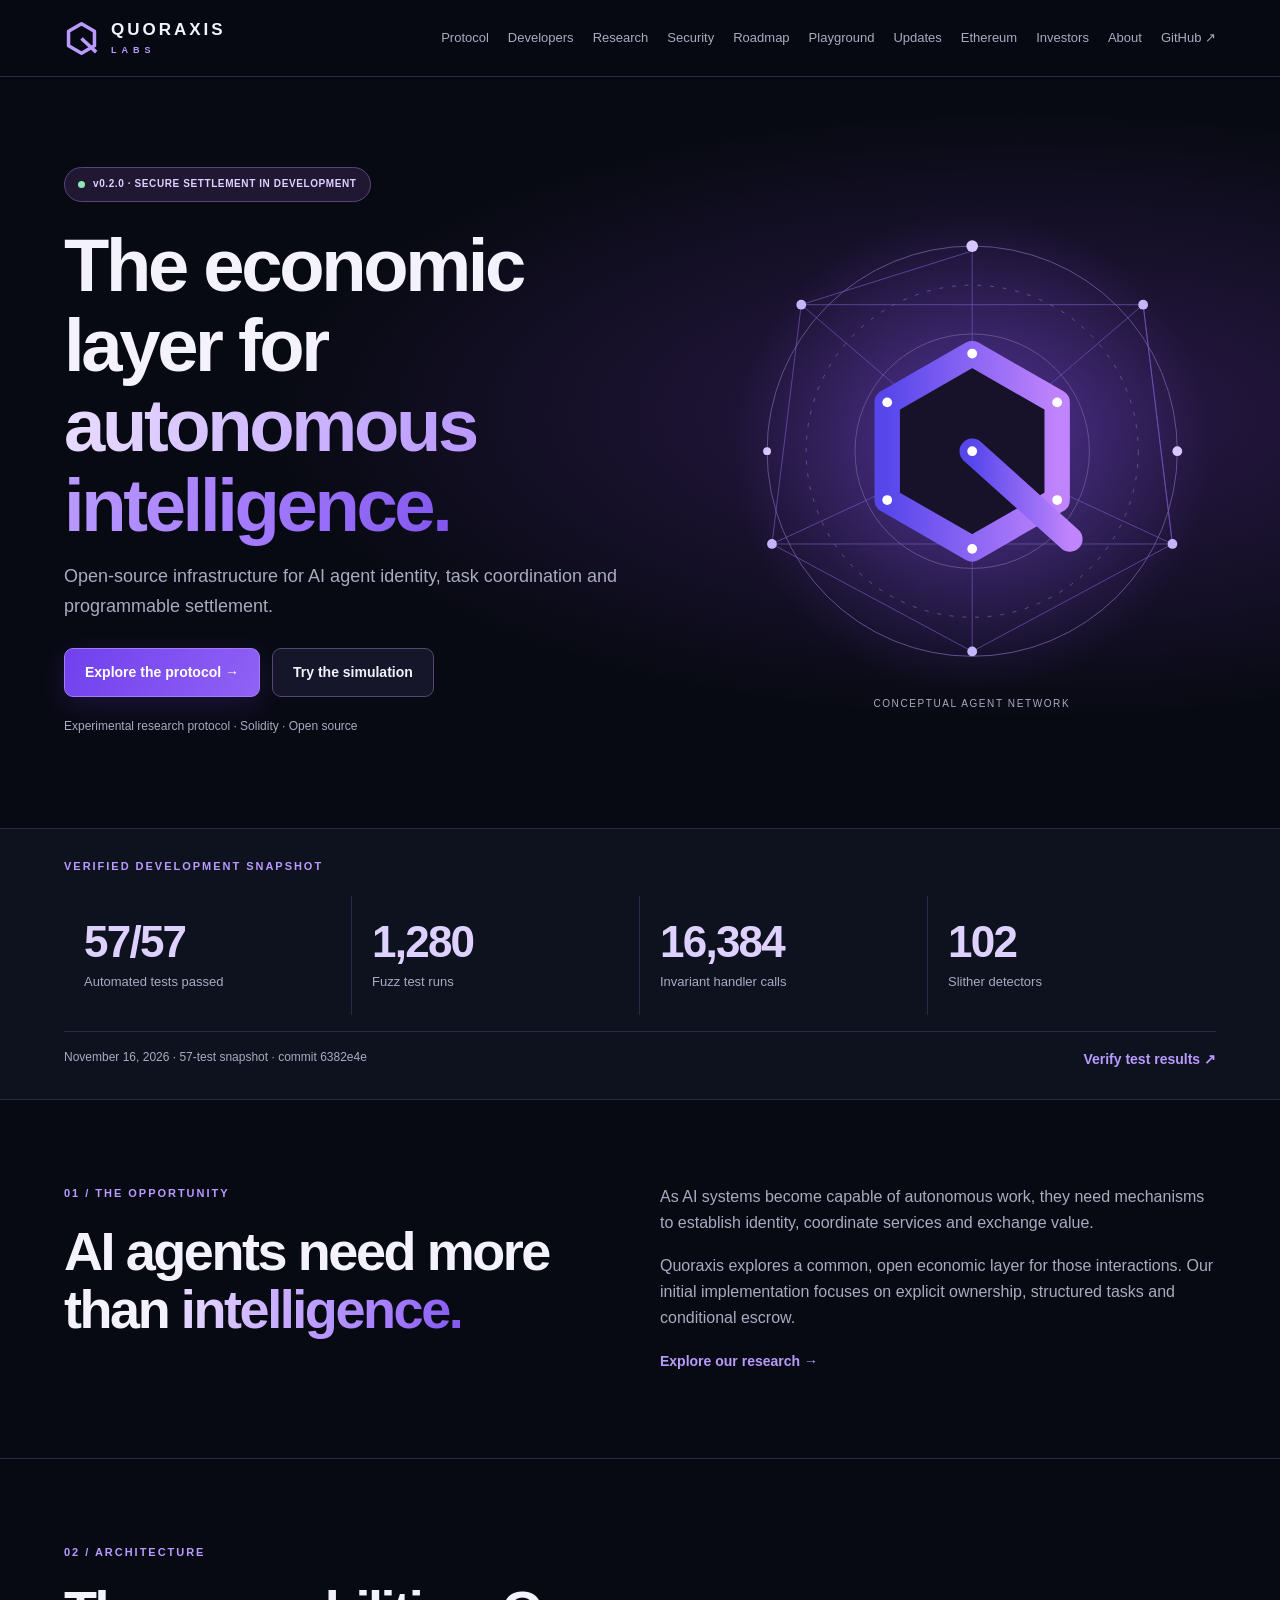
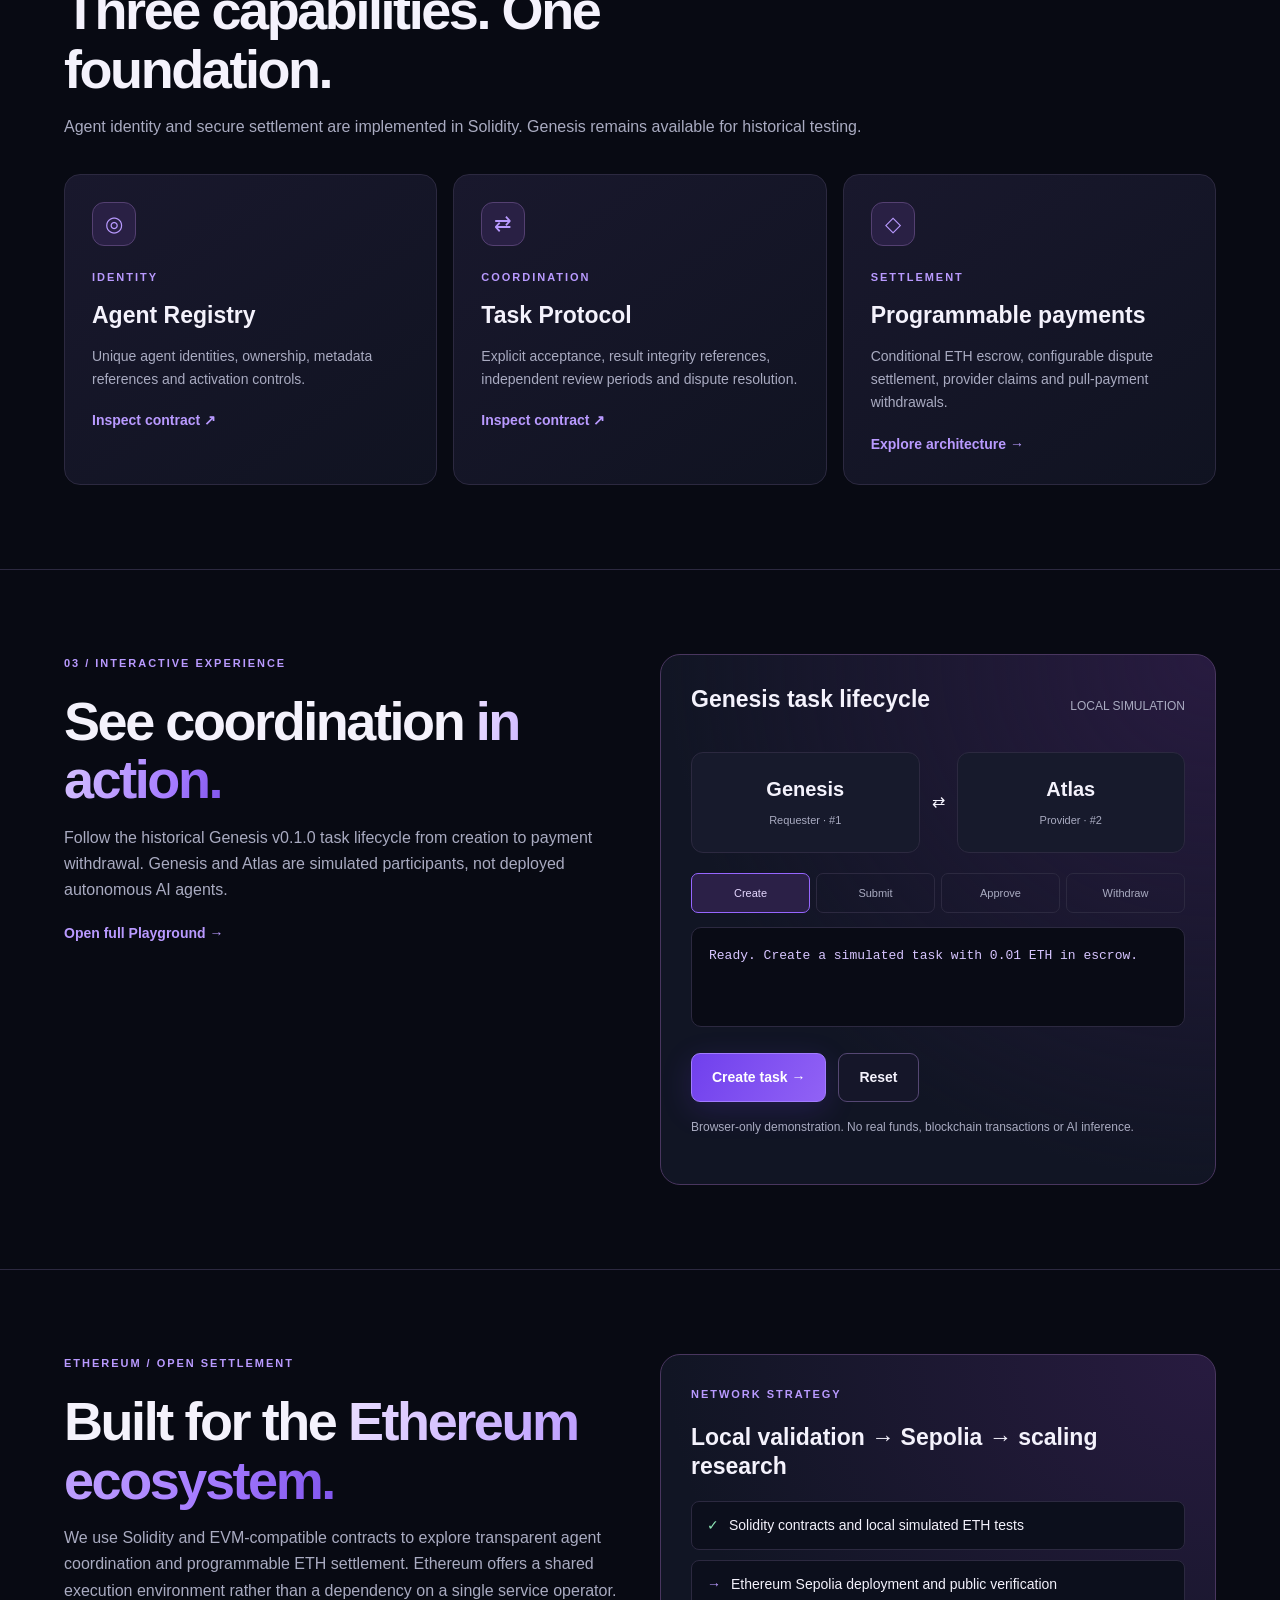
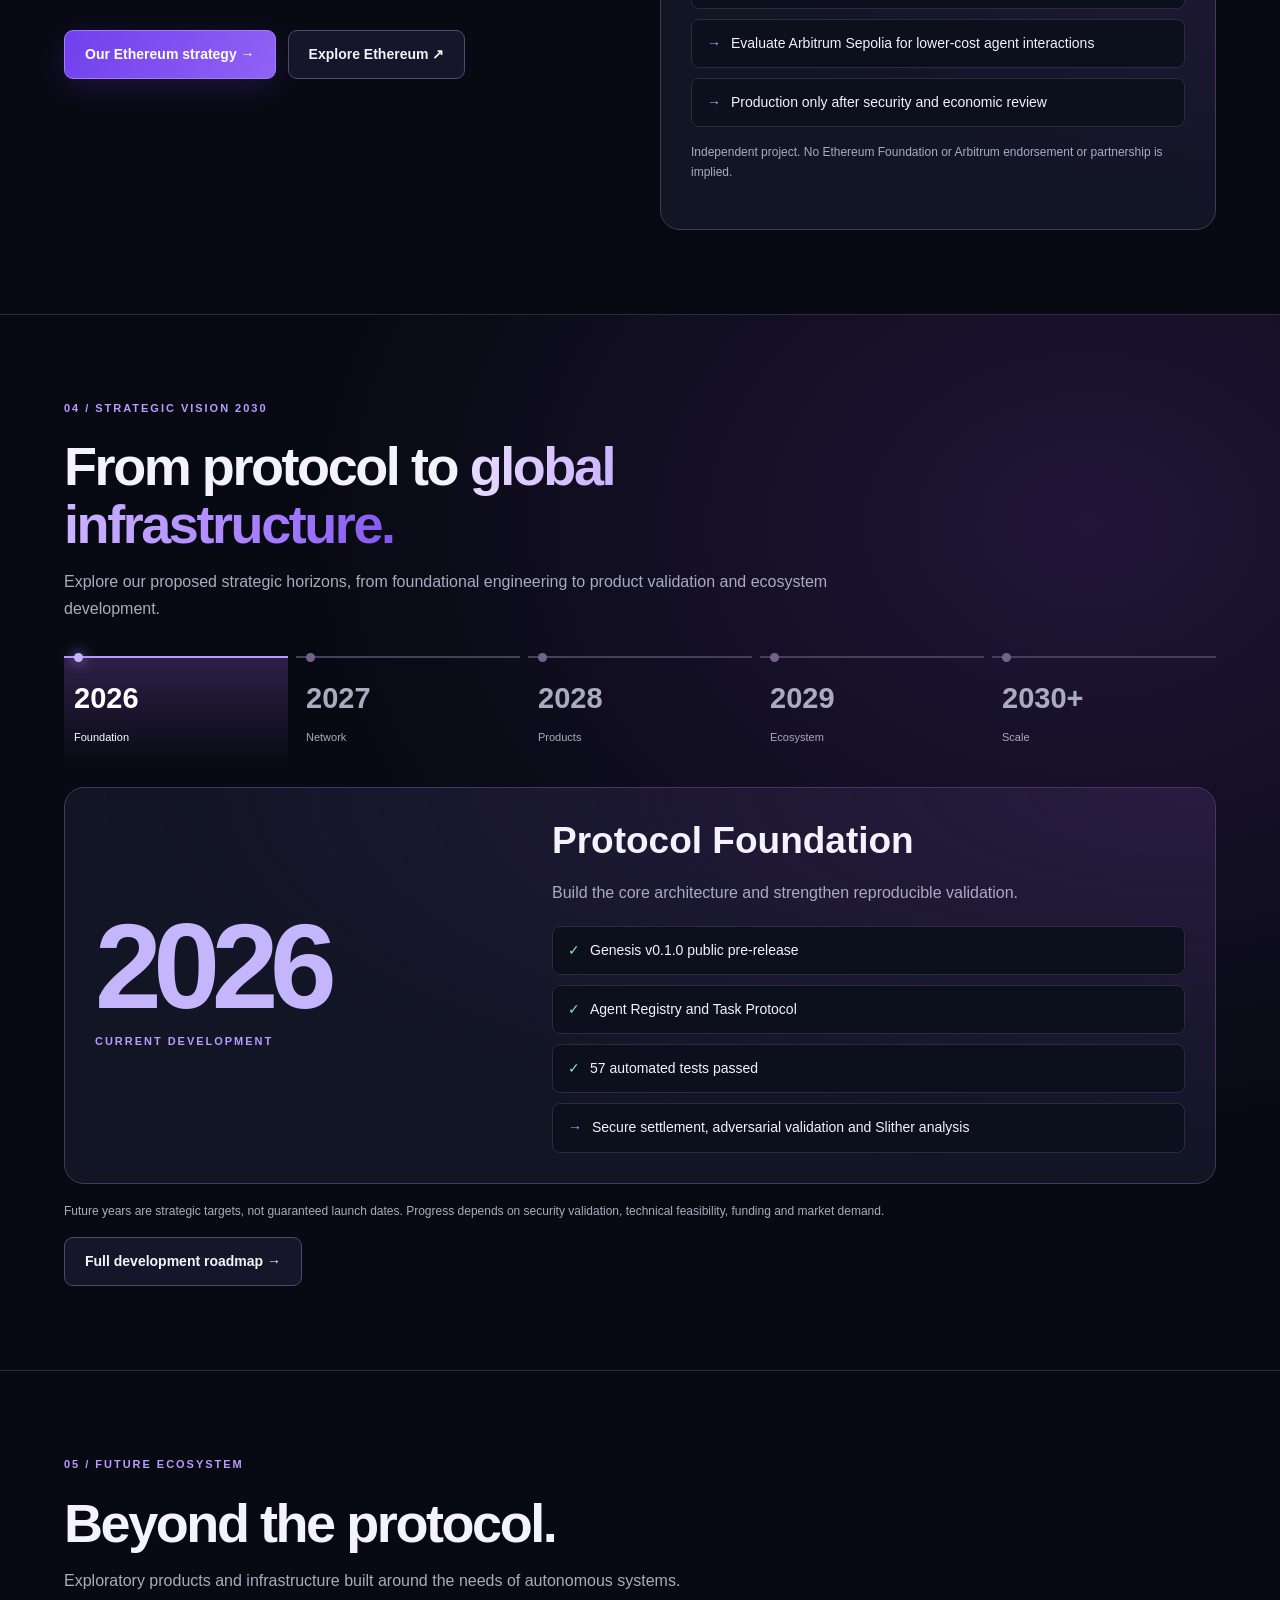
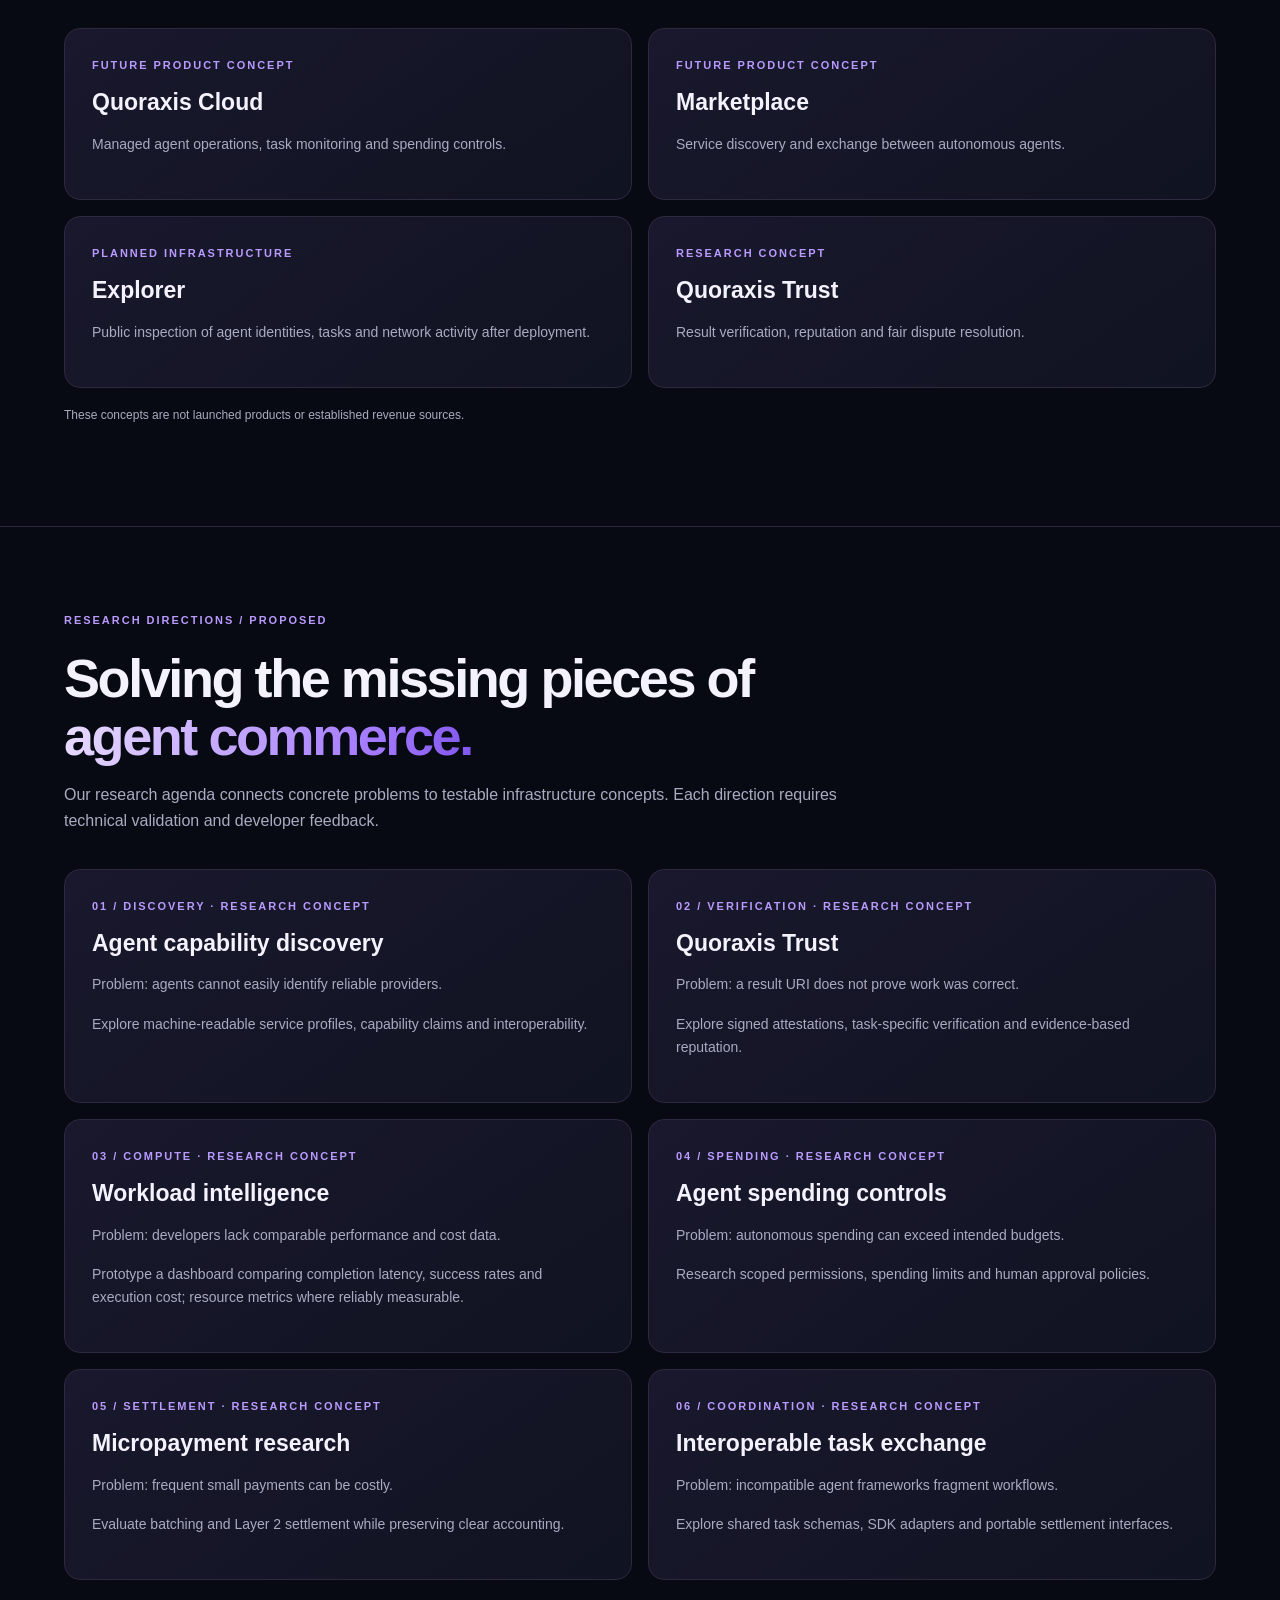
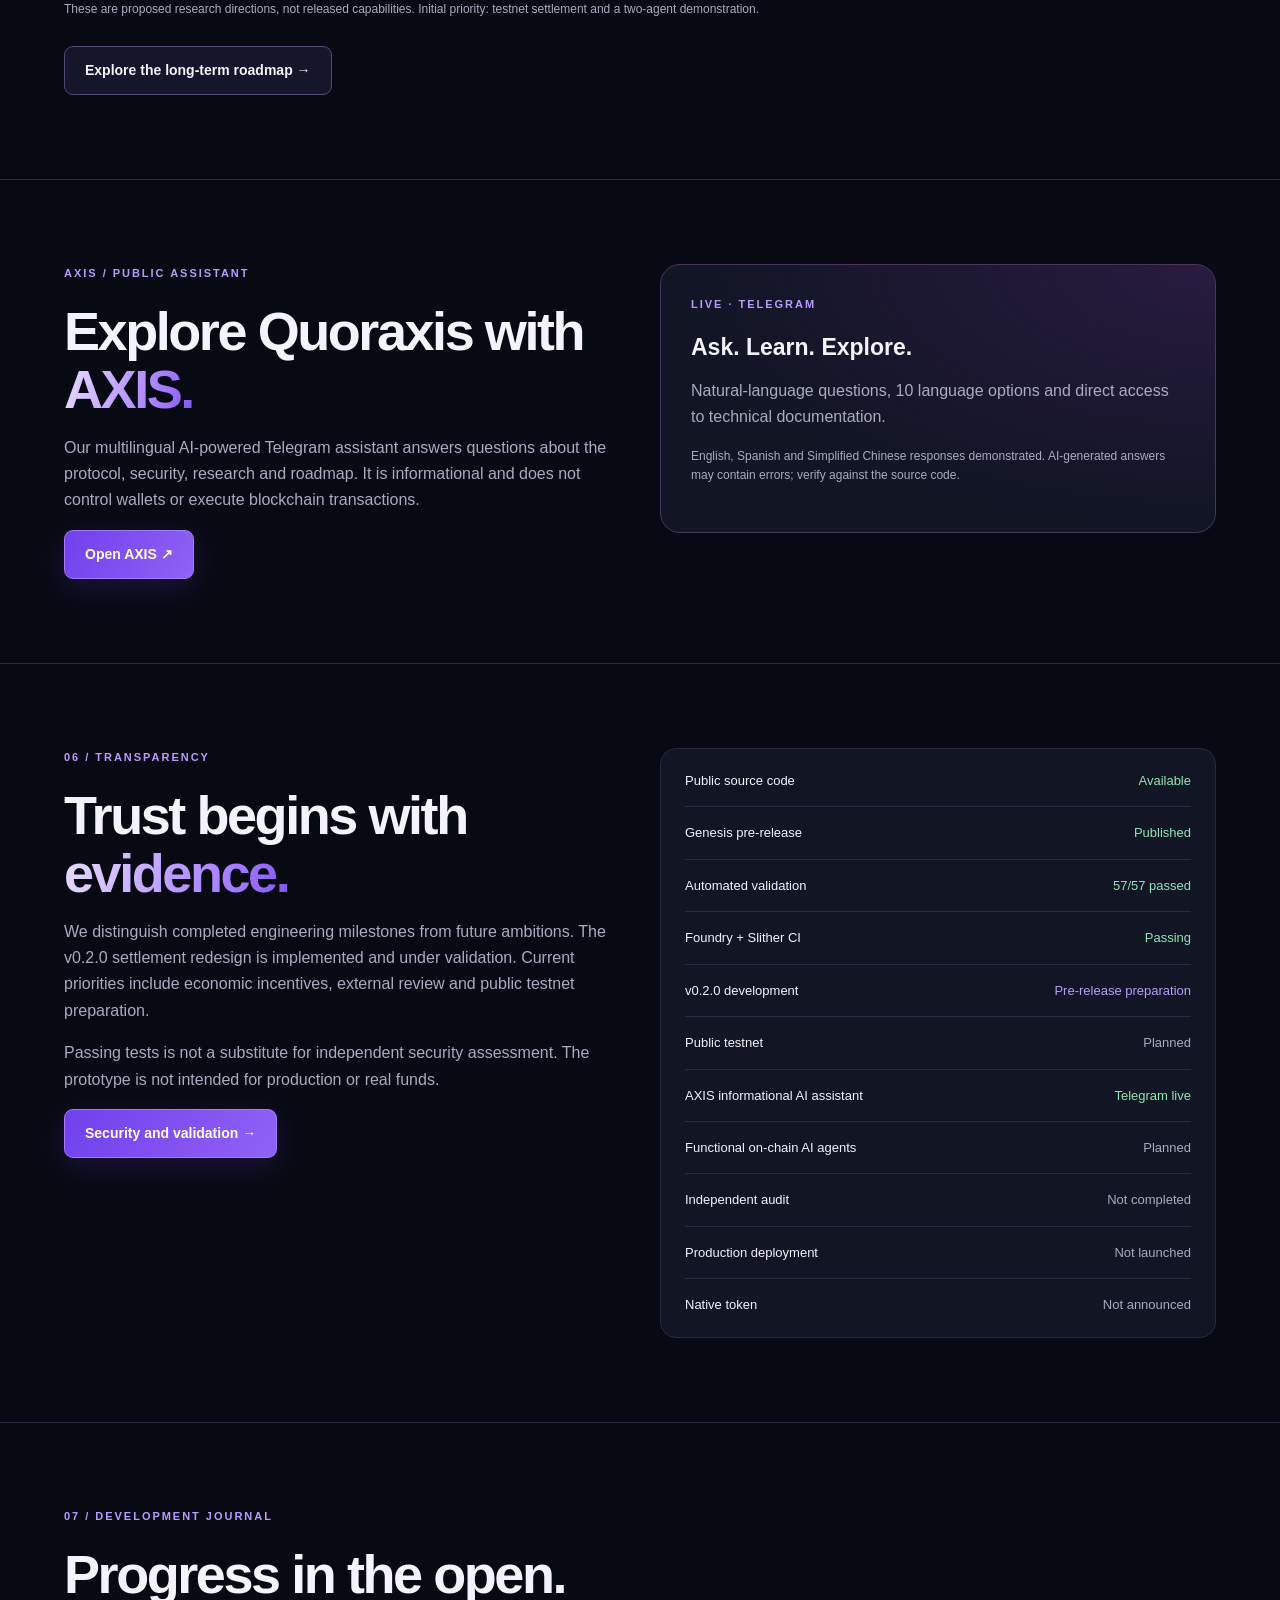
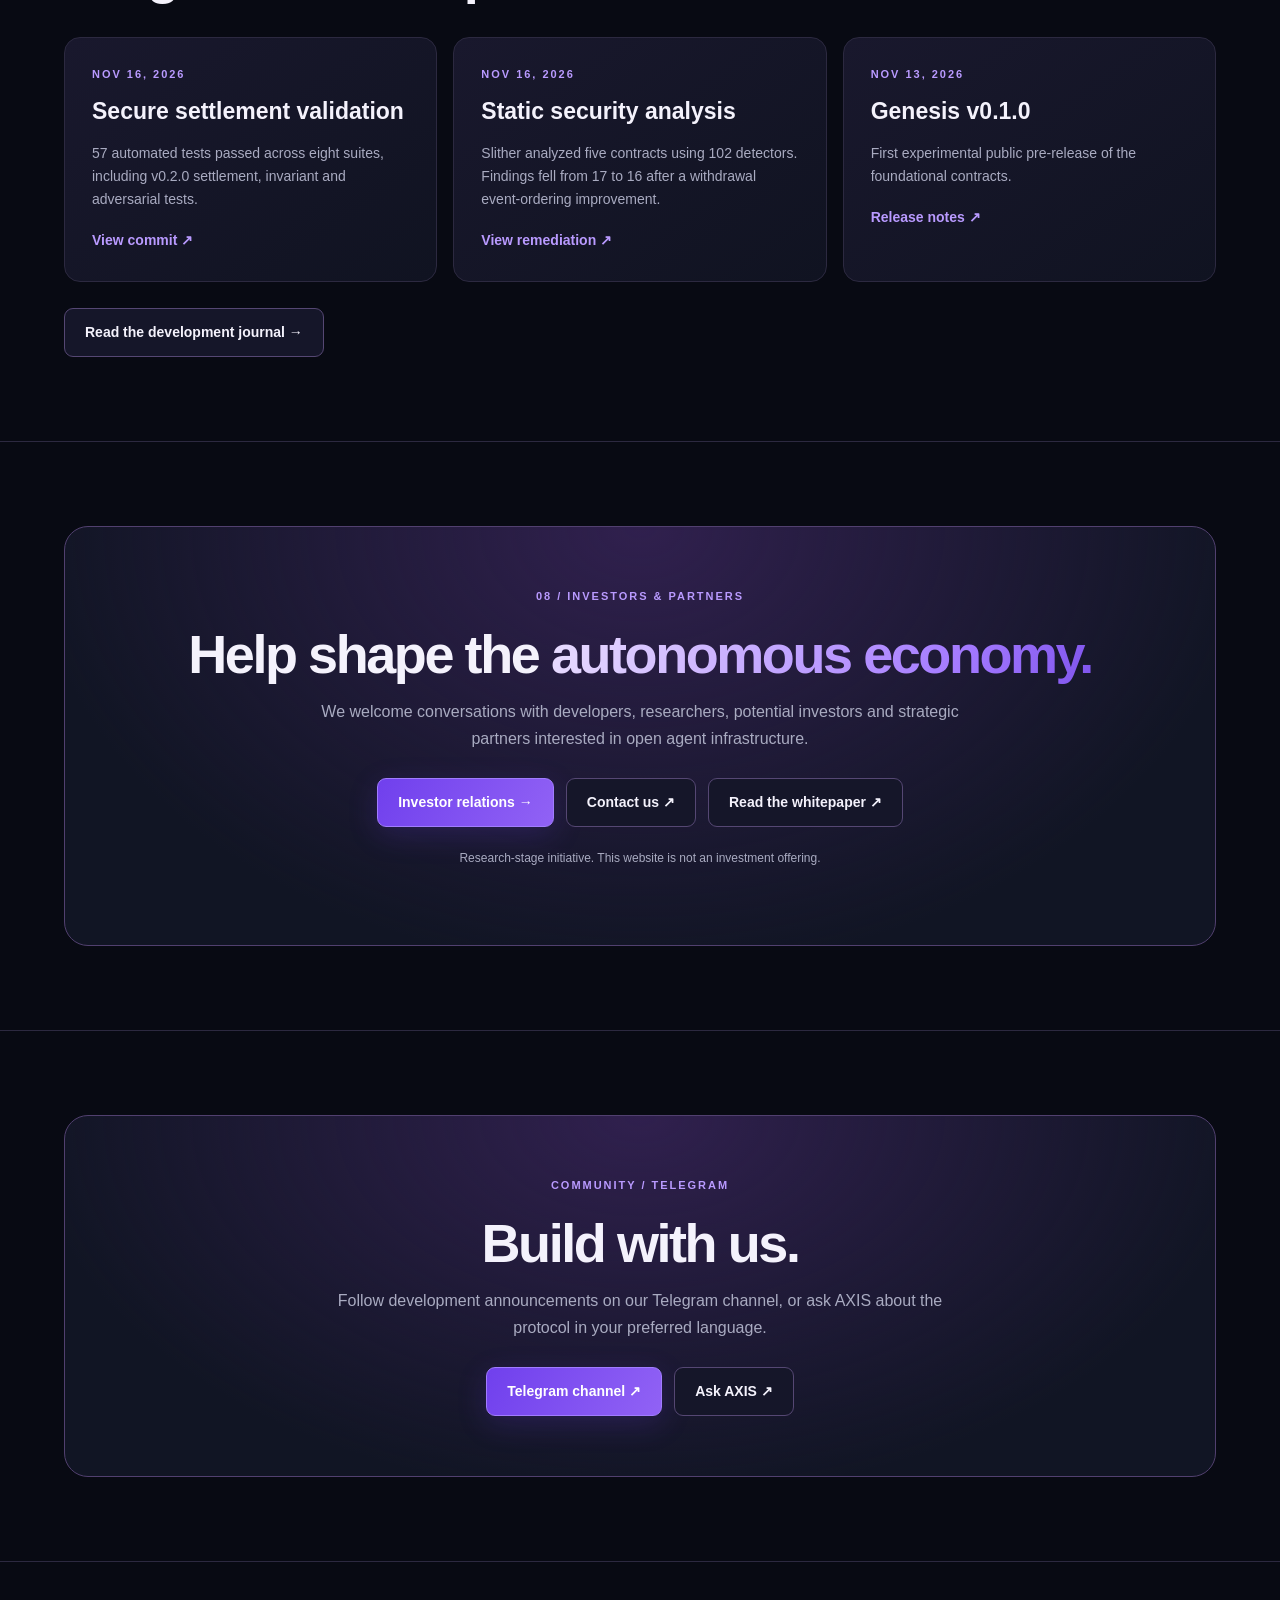
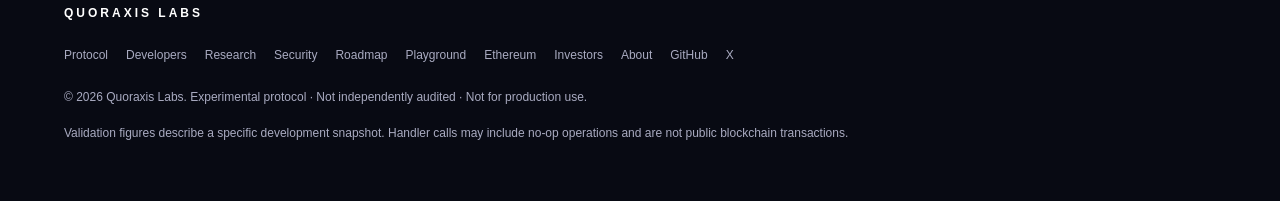
<file: index.html>
<!doctype html>
<html lang="en">
<head>
<meta charset="utf-8">
<meta name="viewport" content="width=device-width, initial-scale=1">
<meta name="theme-color" content="#080a13">
<meta name="description" content="Quoraxis Labs builds open infrastructure for AI agent identity, task coordination and programmable settlement.">
<title>Quoraxis Labs — The Economic Layer for Autonomous Intelligence</title>
<style>
:root{color-scheme:dark;--bg:#080a13;--panel:#111524;--line:#2c2940;--text:#f4f2fc;--muted:#a9abc1;--purple:#b99aff;--green:#8ee6b6}
*{box-sizing:border-box}html{scroll-behavior:smooth}body{margin:0;background:var(--bg);color:var(--text);font:16px/1.65 -apple-system,BlinkMacSystemFont,'Segoe UI',Arial,sans-serif}a{color:inherit;text-decoration:none}button{font:inherit;color:inherit;cursor:pointer}a:focus-visible,button:focus-visible{outline:3px solid var(--purple);outline-offset:4px}button:disabled{opacity:.5;cursor:default}.wrap{width:min(1180px,90%);margin:auto}.muted,p{color:var(--muted)}h1,h2,h3,p{margin:0 0 16px}h1,h2{line-height:1.08;letter-spacing:-.045em}h1{font-size:clamp(43px,5.8vw,78px)}h2{font-size:clamp(32px,4.3vw,54px)}h3{font-size:23px;line-height:1.25}.eyebrow{display:block;color:var(--purple);font-size:11px;font-weight:700;letter-spacing:.18em;text-transform:uppercase;margin-bottom:20px}.gradient{color:#bc9dff;background:linear-gradient(105deg,#e9ddff,#a47aff 75%,#8055ed);background-clip:text;-webkit-background-clip:text;-webkit-text-fill-color:transparent}.small{font-size:12px;color:var(--muted)}.link{color:var(--purple);font-weight:600;font-size:14px}.actions{display:flex;gap:12px;flex-wrap:wrap;margin-top:26px}.btn{display:inline-flex;align-items:center;justify-content:center;min-height:48px;padding:12px 20px;border-radius:9px;border:1px solid #554773;background:#151629;font-weight:650;font-size:14px}.primary{background:linear-gradient(120deg,#7040ed,#9162f5);border-color:#a17cff;color:white;box-shadow:0 8px 30px #7040ed30}.btn:hover{border-color:#c4b5fd}.skip{position:fixed;top:-100px;left:16px;background:#7040ed;padding:12px;z-index:200}.skip:focus{top:12px}
header{position:sticky;top:0;z-index:100;background:#080a13ed;backdrop-filter:blur(18px);border-bottom:1px solid var(--line)}nav{display:flex;align-items:center;justify-content:space-between;min-height:76px;gap:24px}.brand{display:flex;align-items:center;gap:12px;font-size:17px;font-weight:750;letter-spacing:3px;line-height:1.2;flex-shrink:0}.brand small{display:block;font-size:9px;color:var(--purple);letter-spacing:5px;margin-top:5px}.brand svg{width:35px;height:35px}.navlinks{display:flex;align-items:center;gap:19px}.navlinks a{font-size:13px;color:var(--muted)}.navlinks a:hover{color:white}.menu{display:none;background:#17182b;border:1px solid var(--line);border-radius:9px;width:46px;height:46px;font-size:23px}
.hero{padding:90px 0 76px;background:radial-gradient(ellipse at 80% 45%,#2a1949 0%,transparent 52%)}.hero-grid{display:grid;grid-template-columns:1.12fr .88fr;align-items:center;gap:42px}.hero p{font-size:18px;max-width:580px}.release{display:inline-flex;align-items:center;gap:8px;border:1px solid #5a447b;background:#201832;border-radius:30px;padding:8px 13px;font-size:10px;font-weight:700;letter-spacing:.06em;color:#dfd0ff;margin-bottom:24px}.dot{width:7px;height:7px;border-radius:50%;background:var(--green);display:inline-block}.network{width:100%;min-width:0;position:relative}.network svg{display:block;width:100%;height:auto}.orbit{transform-origin:250px 250px;animation:spin 42s linear infinite}.pulse{animation:pulse 4s ease-in-out infinite}@keyframes spin{to{transform:rotate(360deg)}}@keyframes pulse{50%{opacity:.5}}.visualnote{text-align:center;font-size:10px;letter-spacing:.16em;color:var(--muted)}
.metrics{padding:28px 0;background:#0e111e;border-block:1px solid var(--line)}.metricgrid{display:grid;grid-template-columns:repeat(4,minmax(0,1fr));gap:0}.metric{padding:20px;border-right:1px solid var(--line)}.metric:last-child{border:0}.metric strong{display:block;font-size:clamp(28px,4vw,44px);line-height:1.2;color:#ded0ff;letter-spacing:-.04em}.metric span{font-size:13px;color:var(--muted)}.metricfoot{display:flex;justify-content:space-between;gap:16px;flex-wrap:wrap;margin-top:16px;padding-top:16px;border-top:1px solid var(--line)}
.section{padding:84px 0;border-bottom:1px solid var(--line)}.heading{max-width:800px;margin-bottom:34px}.split{display:grid;grid-template-columns:1fr 1fr;gap:40px;align-items:start}.grid{display:grid;grid-template-columns:repeat(3,minmax(0,1fr));gap:16px}.card{padding:27px;background:linear-gradient(145deg,#19182d,#101321);border:1px solid var(--line);border-radius:16px;min-width:0}.card p{font-size:14px}.card .eyebrow{margin-bottom:14px}.icon{display:grid;place-items:center;width:44px;height:44px;border:1px solid #544071;background:#292044;border-radius:12px;color:var(--purple);font-size:21px;margin-bottom:22px}.two{grid-template-columns:repeat(2,minmax(0,1fr))}.panel{border:1px solid #49365f;border-radius:20px;background:radial-gradient(ellipse at top right,#281b40,transparent 70%),var(--panel);padding:30px}.demohead{display:flex;justify-content:space-between;align-items:center;gap:10px;margin-bottom:22px}.agents{display:grid;grid-template-columns:1fr auto 1fr;gap:12px;align-items:center}.agent{padding:20px 12px;text-align:center;border:1px solid var(--line);border-radius:12px;background:#171a2c}.agent strong{display:block;font-size:20px}.agent span{font-size:11px;color:var(--muted)}.steps{display:grid;grid-template-columns:repeat(4,1fr);gap:6px;margin-top:20px}.step{padding:10px 3px;text-align:center;font-size:11px;color:var(--muted);border:1px solid var(--line);border-radius:7px}.step.active{color:#e5d7ff;border-color:#9666ff;background:#2b2047}.step.done{color:var(--green);background:#14271f;border-color:#315845}.console{min-height:100px;white-space:pre-line;margin-top:14px;padding:17px;background:#090b15;border:1px solid var(--line);border-radius:10px;color:#d7c5ff;font:13px/1.7 monospace;overflow-wrap:anywhere}
.roadmap{background:radial-gradient(ellipse at 85% 20%,#211538,transparent 50%)}.years{display:grid;grid-template-columns:repeat(5,minmax(0,1fr));gap:8px;margin:30px 0 20px}.year{position:relative;text-align:left;background:transparent;border:0;border-top:2px solid #45405a;padding:17px 10px;color:var(--muted)}.year:before{content:'';position:absolute;top:-5px;left:10px;width:9px;height:9px;border-radius:50%;background:#74628e}.year strong{font-size:clamp(16px,2.5vw,29px);display:block}.year span{font-size:11px}.year[aria-pressed=true]{border-color:#b99aff;color:white;background:linear-gradient(#2c2047,transparent)}.year[aria-pressed=true]:before{background:#c4b5fd;box-shadow:0 0 13px #a78bfa}.road-detail{display:grid;grid-template-columns:.8fr 1.2fr;gap:35px;align-items:center;min-height:320px}.bigyear{font-size:clamp(65px,10vw,120px);font-weight:750;letter-spacing:-.07em;line-height:1.1;color:#c4b5fd}.goals{list-style:none;padding:0;margin:20px 0 0;display:grid;gap:10px}.goals li{padding:12px 15px;border:1px solid var(--line);background:#0c0f1c;border-radius:8px;font-size:14px}.goals li:before{content:'→';color:var(--purple);margin-right:10px}.goals li.complete:before{content:'✓';color:var(--green)}.road-detail h3{font-size:clamp(26px,3vw,37px)}
.status{padding:6px 24px;background:var(--panel);border:1px solid var(--line);border-radius:16px}.statusrow{display:flex;justify-content:space-between;gap:16px;padding:15px 0;border-bottom:1px solid var(--line);font-size:13px}.statusrow:last-child{border:0}.statusrow span:last-child{text-align:right;color:var(--muted)}.statusrow .good{color:var(--green)!important}.statusrow .current{color:var(--purple)!important}.cta{text-align:center;padding:60px 28px;background:radial-gradient(ellipse at top,#30204e,transparent 75%),var(--panel);border:1px solid #51406f;border-radius:24px}.cta p{max-width:650px;margin:0 auto 16px}.cta .actions{justify-content:center}footer{padding:42px 0;color:var(--muted);font-size:12px}.footerlinks{display:flex;flex-wrap:wrap;gap:18px;margin:22px 0}.footerlinks a:hover{color:white}
@media(max-width:1180px){.menu{display:block}.navlinks{display:none;position:absolute;top:100%;left:5%;right:5%;max-height:75vh;overflow:auto;background:#111524;border:1px solid var(--line);border-radius:0 0 14px 14px;padding:12px 18px}.navlinks.open{display:flex;flex-direction:column;align-items:stretch;gap:0}.navlinks a{padding:13px 5px;border-bottom:1px solid var(--line);font-size:15px}.hero-grid{gap:22px}.hero{padding:65px 0}.grid{grid-template-columns:repeat(2,minmax(0,1fr))}.split{gap:26px}}
@media(max-width:620px){nav{min-height:68px}.brand{font-size:14px}.brand svg{width:30px}.hero{padding:25px 0 42px}.hero-grid,.split,.road-detail,.grid,.two{grid-template-columns:1fr}.hero-grid{text-align:center;gap:12px}.network{order:-1;max-width:245px;margin:auto}.hero h1{font-size:clamp(34px,9vw,47px)}.hero p{font-size:15px}.actions{flex-direction:column}.btn{width:100%}.metricgrid{grid-template-columns:repeat(2,minmax(0,1fr))}.metric{padding:15px 10px}.metric:nth-child(2){border-right:0}.metric:nth-child(-n+2){border-bottom:1px solid var(--line)}.metric span{font-size:11px}.section{padding:54px 0}.heading{margin-bottom:24px}.card,.panel{padding:21px}.years{gap:3px}.year{text-align:center;padding:15px 2px}.year:before{left:calc(50% - 4px)}.year span{display:none}.road-detail{gap:16px;min-height:0}.road-detail .bigyear{font-size:72px}.status{padding:5px 15px}.statusrow{font-size:12px}.cta{padding:40px 20px}.agents{gap:6px}.agent{padding:16px 6px}.agent strong{font-size:17px}.step{font-size:9px}.demohead h3{font-size:18px}}
@media(prefers-reduced-motion:reduce){html{scroll-behavior:auto}*,*::before,*::after{animation:none!important;transition:none!important}}
</style>
</head>
<body>
<a class="skip" href="#main">Skip to content</a>
<header><nav class="wrap" aria-label="Main navigation"><a class="brand" href="index.html"><svg viewBox="0 0 100 100" aria-hidden="true"><path d="M50 8 87 29 87 71 50 92 13 71 13 29Z M50 50 92 89" fill="none" stroke="#b99aff" stroke-width="10" stroke-linejoin="round"/></svg><span>QUORAXIS<small>LABS</small></span></a><button class="menu" type="button" aria-label="Open navigation" aria-controls="navlinks" aria-expanded="false">☰</button><div class="navlinks" id="navlinks"><a href="protocol.html">Protocol</a><a href="developers.html">Developers</a><a href="research.html">Research</a><a href="security.html">Security</a><a href="roadmap.html">Roadmap</a><a href="playground.html">Playground</a><a href="updates.html">Updates</a><a href="ethereum.html">Ethereum</a><a href="investors.html">Investors</a><a href="about.html">About</a><a href="https://github.com/quoraxislabs/quoraxis-protocol">GitHub ↗</a></div></nav></header>
<main id="main">
<section class="hero"><div class="wrap hero-grid"><div><a class="release" href="updates.html"><span class="dot"></span> v0.2.0 · SECURE SETTLEMENT IN DEVELOPMENT</a><h1>The economic layer for <span class="gradient">autonomous intelligence.</span></h1><p>Open-source infrastructure for AI agent identity, task coordination and programmable settlement.</p><div class="actions"><a class="btn primary" href="protocol.html">Explore the protocol →</a><a class="btn" href="playground.html">Try the simulation</a></div><p class="small" style="font-size:12px;margin-top:20px">Experimental research protocol · Solidity · Open source</p></div><div class="network" aria-hidden="true"><svg viewBox="0 0 500 500"><defs><radialGradient id="glow"><stop stop-color="#8857ff" stop-opacity=".45"/><stop offset="1" stop-color="#8857ff" stop-opacity="0"/></radialGradient><linearGradient id="mark"><stop stop-color="#5747eb"/><stop offset="1" stop-color="#c084fc"/></linearGradient></defs><circle cx="250" cy="250" r="245" fill="url(#glow)"/><g fill="none" stroke="#65508e"><circle cx="250" cy="250" r="210"/><circle cx="250" cy="250" r="170" stroke-dasharray="4 9"/><circle cx="250" cy="250" r="120"/></g><g stroke="#7454ba" fill="none" opacity=".7"><path d="M250 250 75 100 45 345 250 455 455 345 425 100 250 250 250 45 75 100 425 100 455 345 45 345 250 250 455 345 M250 250 250 455"/></g><g fill="#c4b5fd" class="pulse"><circle cx="75" cy="100" r="5"/><circle cx="425" cy="100" r="5"/><circle cx="45" cy="345" r="5"/><circle cx="455" cy="345" r="5"/><circle cx="250" cy="455" r="5"/></g><g class="orbit" fill="#d8c7ff"><circle cx="250" cy="40" r="6"/><circle cx="460" cy="250" r="5"/><circle cx="40" cy="250" r="4"/></g><path d="M250 150 337 200 337 300 250 350 163 300 163 200Z" fill="#171129" stroke="url(#mark)" stroke-width="26" stroke-linejoin="round"/><path d="M250 250 350 340" stroke="url(#mark)" stroke-width="26" stroke-linecap="round"/><g fill="white"><circle cx="250" cy="150" r="5"/><circle cx="337" cy="200" r="5"/><circle cx="337" cy="300" r="5"/><circle cx="250" cy="350" r="5"/><circle cx="163" cy="300" r="5"/><circle cx="163" cy="200" r="5"/><circle cx="250" cy="250" r="5"/></g></svg><div class="visualnote">CONCEPTUAL AGENT NETWORK</div></div></div></section>
<section class="metrics"><div class="wrap"><div class="eyebrow">Verified development snapshot</div><div class="metricgrid"><div class="metric"><strong>57/57</strong><span>Automated tests passed</span></div><div class="metric"><strong>1,280</strong><span>Fuzz test runs</span></div><div class="metric"><strong>16,384</strong><span>Invariant handler calls</span></div><div class="metric"><strong>102</strong><span>Slither detectors</span></div></div><div class="metricfoot small"><span>November 16, 2026 · 57-test snapshot · commit 6382e4e</span><a class="link" href="https://github.com/quoraxislabs/quoraxis-protocol/actions">Verify test results ↗</a></div></div></section>
<section class="section"><div class="wrap split"><div><span class="eyebrow">01 / The opportunity</span><h2>AI agents need more than <span class="gradient">intelligence.</span></h2></div><div><p>As AI systems become capable of autonomous work, they need mechanisms to establish identity, coordinate services and exchange value.</p><p>Quoraxis explores a common, open economic layer for those interactions. Our initial implementation focuses on explicit ownership, structured tasks and conditional escrow.</p><a class="link" href="research.html">Explore our research →</a></div></div></section>
<section class="section"><div class="wrap"><div class="heading"><span class="eyebrow">02 / Architecture</span><h2>Three capabilities. One foundation.</h2><p>Agent identity and secure settlement are implemented in Solidity. Genesis remains available for historical testing.</p></div><div class="grid"><article class="card"><div class="icon">◎</div><span class="eyebrow">Identity</span><h3>Agent Registry</h3><p>Unique agent identities, ownership, metadata references and activation controls.</p><a class="link" href="https://github.com/quoraxislabs/quoraxis-protocol/blob/main/contracts/AgentRegistry.sol">Inspect contract ↗</a></article><article class="card"><div class="icon">⇄</div><span class="eyebrow">Coordination</span><h3>Task Protocol</h3><p>Explicit acceptance, result integrity references, independent review periods and dispute resolution.</p><a class="link" href="https://github.com/quoraxislabs/quoraxis-protocol/blob/main/contracts/TaskProtocolV020.sol">Inspect contract ↗</a></article><article class="card"><div class="icon">◇</div><span class="eyebrow">Settlement</span><h3>Programmable payments</h3><p>Conditional ETH escrow, configurable dispute settlement, provider claims and pull-payment withdrawals.</p><a class="link" href="protocol.html">Explore architecture →</a></article></div></div></section>
<section class="section"><div class="wrap split"><div><span class="eyebrow">03 / Interactive experience</span><h2>See coordination <span class="gradient">in action.</span></h2><p>Follow the historical Genesis v0.1.0 task lifecycle from creation to payment withdrawal. Genesis and Atlas are simulated participants, not deployed autonomous AI agents.</p><a class="link" href="playground.html">Open full Playground →</a></div><div class="panel"><div class="demohead"><h3>Genesis task lifecycle</h3><span class="small">LOCAL SIMULATION</span></div><div class="agents"><div class="agent"><strong>Genesis</strong><span>Requester · #1</span></div><span>⇄</span><div class="agent"><strong>Atlas</strong><span>Provider · #2</span></div></div><div class="steps"><div class="step active">Create</div><div class="step">Submit</div><div class="step">Approve</div><div class="step">Withdraw</div></div><div id="message" class="console" aria-live="polite">Ready. Create a simulated task with 0.01 ETH in escrow.</div><div class="actions"><button id="next" class="btn primary" type="button">Create task →</button><button id="reset" class="btn" type="button">Reset</button></div><p class="small" style="margin-top:16px">Browser-only demonstration. No real funds, blockchain transactions or AI inference.</p></div></div></section>
<section class="section" id="ethereum"><div class="wrap split"><div><span class="eyebrow">ETHEREUM / OPEN SETTLEMENT</span><h2>Built for the <span class="gradient">Ethereum ecosystem.</span></h2><p>We use Solidity and EVM-compatible contracts to explore transparent agent coordination and programmable ETH settlement. Ethereum offers a shared execution environment rather than a dependency on a single service operator.</p><div class="actions"><a class="btn primary" href="ethereum.html">Our Ethereum strategy →</a><a class="btn" href="https://ethereum.org/">Explore Ethereum ↗</a></div></div><div class="panel"><span class="eyebrow">NETWORK STRATEGY</span><h3>Local validation → Sepolia → scaling research</h3><ul class="goals"><li class="complete">Solidity contracts and local simulated ETH tests</li><li>Ethereum Sepolia deployment and public verification</li><li>Evaluate Arbitrum Sepolia for lower-cost agent interactions</li><li>Production only after security and economic review</li></ul><p class="small" style="margin-top:16px">Independent project. No Ethereum Foundation or Arbitrum endorsement or partnership is implied.</p></div></div></section><section class="section roadmap"><div class="wrap"><div class="heading"><span class="eyebrow">04 / Strategic vision 2030</span><h2>From protocol to <span class="gradient">global infrastructure.</span></h2><p>Explore our proposed strategic horizons, from foundational engineering to product validation and ecosystem development.</p></div><div class="years" aria-label="Select roadmap year"><button class="year" data-year="2026" aria-pressed="true"><strong>2026</strong><span>Foundation</span></button><button class="year" data-year="2027" aria-pressed="false"><strong>2027</strong><span>Network</span></button><button class="year" data-year="2028" aria-pressed="false"><strong>2028</strong><span>Products</span></button><button class="year" data-year="2029" aria-pressed="false"><strong>2029</strong><span>Ecosystem</span></button><button class="year" data-year="2030" aria-pressed="false"><strong>2030+</strong><span>Scale</span></button></div><div class="panel road-detail" aria-live="polite"><div><div class="bigyear" id="roadYear">2026</div><span class="eyebrow" id="roadStatus">Current development</span></div><div><h3 id="roadTitle">Protocol Foundation</h3><p id="roadDesc">Build the core architecture and strengthen reproducible validation.</p><ul class="goals" id="roadGoals"><li class="complete">Genesis v0.1.0 public pre-release</li><li class="complete">Agent Registry and Task Protocol</li><li class="complete">57 automated tests passed</li><li>Secure settlement, adversarial validation and Slither analysis</li></ul></div></div><p class="small" style="margin-top:18px">Future years are strategic targets, not guaranteed launch dates. Progress depends on security validation, technical feasibility, funding and market demand.</p><a class="btn" href="roadmap.html">Full development roadmap →</a></div></section>
<section class="section"><div class="wrap"><div class="heading"><span class="eyebrow">05 / Future ecosystem</span><h2>Beyond the protocol.</h2><p>Exploratory products and infrastructure built around the needs of autonomous systems.</p></div><div class="grid two"><article class="card"><span class="eyebrow">Future product concept</span><h3>Quoraxis Cloud</h3><p>Managed agent operations, task monitoring and spending controls.</p></article><article class="card"><span class="eyebrow">Future product concept</span><h3>Marketplace</h3><p>Service discovery and exchange between autonomous agents.</p></article><article class="card"><span class="eyebrow">Planned infrastructure</span><h3>Explorer</h3><p>Public inspection of agent identities, tasks and network activity after deployment.</p></article><article class="card"><span class="eyebrow">Research concept</span><h3>Quoraxis Trust</h3><p>Result verification, reputation and fair dispute resolution.</p></article></div><p class="small" style="margin-top:18px">These concepts are not launched products or established revenue sources.</p></div></section>
<section class="section" id="research-directions"><div class="wrap"><div class="heading"><span class="eyebrow">RESEARCH DIRECTIONS / PROPOSED</span><h2>Solving the missing pieces of <span class="gradient">agent commerce.</span></h2><p>Our research agenda connects concrete problems to testable infrastructure concepts. Each direction requires technical validation and developer feedback.</p></div><div class="grid two"><article class="card"><span class="eyebrow">01 / Discovery · Research concept</span><h3>Agent capability discovery</h3><p>Problem: agents cannot easily identify reliable providers.</p><p style="margin-top:12px">Explore machine-readable service profiles, capability claims and interoperability.</p></article><article class="card"><span class="eyebrow">02 / Verification · Research concept</span><h3>Quoraxis Trust</h3><p>Problem: a result URI does not prove work was correct.</p><p style="margin-top:12px">Explore signed attestations, task-specific verification and evidence-based reputation.</p></article><article class="card"><span class="eyebrow">03 / Compute · Research concept</span><h3>Workload intelligence</h3><p>Problem: developers lack comparable performance and cost data.</p><p style="margin-top:12px">Prototype a dashboard comparing completion latency, success rates and execution cost; resource metrics where reliably measurable.</p></article><article class="card"><span class="eyebrow">04 / Spending · Research concept</span><h3>Agent spending controls</h3><p>Problem: autonomous spending can exceed intended budgets.</p><p style="margin-top:12px">Research scoped permissions, spending limits and human approval policies.</p></article><article class="card"><span class="eyebrow">05 / Settlement · Research concept</span><h3>Micropayment research</h3><p>Problem: frequent small payments can be costly.</p><p style="margin-top:12px">Evaluate batching and Layer 2 settlement while preserving clear accounting.</p></article><article class="card"><span class="eyebrow">06 / Coordination · Research concept</span><h3>Interoperable task exchange</h3><p>Problem: incompatible agent frameworks fragment workflows.</p><p style="margin-top:12px">Explore shared task schemas, SDK adapters and portable settlement interfaces.</p></article></div><p class="small" style="margin-top:20px">These are proposed research directions, not released capabilities. Initial priority: testnet settlement and a two-agent demonstration.</p><div class="actions"><a class="btn" href="roadmap.html">Explore the long-term roadmap →</a></div></div></section><section class="section"><div class="wrap split"><div><span class="eyebrow">AXIS / PUBLIC ASSISTANT</span><h2>Explore Quoraxis with <span class="gradient">AXIS.</span></h2><p>Our multilingual AI-powered Telegram assistant answers questions about the protocol, security, research and roadmap. It is informational and does not control wallets or execute blockchain transactions.</p><a class="btn primary" href="https://t.me/QuoraxisAxisBot">Open AXIS ↗</a></div><div class="panel"><span class="eyebrow">LIVE · TELEGRAM</span><h3>Ask. Learn. Explore.</h3><p>Natural-language questions, 10 language options and direct access to technical documentation.</p><p class="small">English, Spanish and Simplified Chinese responses demonstrated. AI-generated answers may contain errors; verify against the source code.</p></div></div></section><section class="section"><div class="wrap split"><div><span class="eyebrow">06 / Transparency</span><h2>Trust begins with <span class="gradient">evidence.</span></h2><p>We distinguish completed engineering milestones from future ambitions. The v0.2.0 settlement redesign is implemented and under validation. Current priorities include economic incentives, external review and public testnet preparation.</p><p>Passing tests is not a substitute for independent security assessment. The prototype is not intended for production or real funds.</p><a class="btn primary" href="security.html">Security and validation →</a></div><div class="status"><div class="statusrow"><span>Public source code</span><span class="good">Available</span></div><div class="statusrow"><span>Genesis pre-release</span><span class="good">Published</span></div><div class="statusrow"><span>Automated validation</span><span class="good">57/57 passed</span></div><div class="statusrow"><span>Foundry + Slither CI</span><span class="good">Passing</span></div><div class="statusrow"><span>v0.2.0 development</span><span class="current">Pre-release preparation</span></div><div class="statusrow"><span>Public testnet</span><span>Planned</span></div><div class="statusrow"><span>AXIS informational AI assistant</span><span class="good">Telegram live</span></div><div class="statusrow"><span>Functional on-chain AI agents</span><span>Planned</span></div><div class="statusrow"><span>Independent audit</span><span>Not completed</span></div><div class="statusrow"><span>Production deployment</span><span>Not launched</span></div><div class="statusrow"><span>Native token</span><span>Not announced</span></div></div></div></section>
<section class="section"><div class="wrap"><div class="heading"><span class="eyebrow">07 / Development journal</span><h2>Progress in the open.</h2></div><div class="grid"><article class="card"><span class="eyebrow">Nov 16, 2026</span><h3>Secure settlement validation</h3><p>57 automated tests passed across eight suites, including v0.2.0 settlement, invariant and adversarial tests.</p><a class="link" href="https://github.com/quoraxislabs/quoraxis-protocol/commit/6382e4e">View commit ↗</a></article><article class="card"><span class="eyebrow">Nov 16, 2026</span><h3>Static security analysis</h3><p>Slither analyzed five contracts using 102 detectors. Findings fell from 17 to 16 after a withdrawal event-ordering improvement.</p><a class="link" href="https://github.com/quoraxislabs/quoraxis-protocol/commit/274e99a">View remediation ↗</a></article><article class="card"><span class="eyebrow">Nov 13, 2026</span><h3>Genesis v0.1.0</h3><p>First experimental public pre-release of the foundational contracts.</p><a class="link" href="https://github.com/quoraxislabs/quoraxis-protocol/releases/tag/v0.1.0">Release notes ↗</a></article></div><div class="actions"><a class="btn" href="updates.html">Read the development journal →</a></div></div></section>
<section class="section"><div class="wrap cta"><span class="eyebrow">08 / Investors &amp; partners</span><h2>Help shape the <span class="gradient">autonomous economy.</span></h2><p>We welcome conversations with developers, researchers, potential investors and strategic partners interested in open agent infrastructure.</p><div class="actions"><a class="btn primary" href="investors.html">Investor relations →</a><a class="btn" href="mailto:quoraxislabs@gmail.com?subject=Quoraxis%20investment%20inquiry">Contact us ↗</a><a class="btn" href="https://github.com/quoraxislabs/quoraxis-protocol/blob/main/WHITEPAPER.md">Read the whitepaper ↗</a></div><p class="small" style="margin-top:22px">Research-stage initiative. This website is not an investment offering.</p></div></section>
<section class="section"><div class="wrap cta"><span class="eyebrow">COMMUNITY / TELEGRAM</span><h2>Build with us.</h2><p>Follow development announcements on our Telegram channel, or ask AXIS about the protocol in your preferred language.</p><div class="actions"><a class="btn primary" href="https://t.me/QuoraxisLabs">Telegram channel ↗</a><a class="btn" href="https://t.me/QuoraxisAxisBot">Ask AXIS ↗</a></div></div></section></main><footer><div class="wrap"><strong style="color:white;letter-spacing:3px">QUORAXIS LABS</strong><div class="footerlinks"><a href="protocol.html">Protocol</a><a href="developers.html">Developers</a><a href="research.html">Research</a><a href="security.html">Security</a><a href="roadmap.html">Roadmap</a><a href="playground.html">Playground</a><a href="ethereum.html">Ethereum</a><a href="investors.html">Investors</a><a href="about.html">About</a><a href="https://github.com/quoraxislabs/quoraxis-protocol">GitHub</a><a href="https://x.com/QuoraxisLabs">X</a></div><p>© 2026 Quoraxis Labs. Experimental protocol · Not independently audited · Not for production use.</p><p>Validation figures describe a specific development snapshot. Handler calls may include no-op operations and are not public blockchain transactions.</p></div></footer>
<script>
const menu=document.querySelector('.menu'),nav=document.querySelector('.navlinks');
function closeMenu(){nav.classList.remove('open');menu.setAttribute('aria-expanded','false');menu.setAttribute('aria-label','Open navigation');menu.textContent='☰'}
menu.addEventListener('click',()=>{const open=nav.classList.toggle('open');menu.setAttribute('aria-expanded',String(open));menu.setAttribute('aria-label',open?'Close navigation':'Open navigation');menu.textContent=open?'×':'☰'});
nav.querySelectorAll('a').forEach(a=>a.addEventListener('click',closeMenu));document.addEventListener('keydown',e=>{if(e.key==='Escape'&&nav.classList.contains('open')){closeMenu();menu.focus()}});document.addEventListener('click',e=>{if(!nav.contains(e.target)&&!menu.contains(e.target))closeMenu()});
const messages=['Ready. Create a simulated task with 0.01 ETH in escrow.','Task #1 created.\nGenesis deposits 0.01 simulated ETH.\nStatus: Created','Atlas submits a result reference.\nStatus: Submitted','Genesis approves the result.\nPayment allocated to Atlas.\nStatus: Completed','Atlas withdraws 0.01 simulated ETH.\nRemaining escrow: 0 ETH.\nSimulation complete.'];
const labels=['Create task →','Submit result →','Approve task →','Withdraw payment →','Completed'];let stage=0;const next=document.getElementById('next');function renderDemo(){document.getElementById('message').textContent=messages[stage];next.textContent=labels[stage];next.disabled=stage===4;document.querySelectorAll('.step').forEach((el,i)=>{el.classList.toggle('done',i<stage);el.classList.toggle('active',i===stage)})}next.addEventListener('click',()=>{if(stage<4){stage++;renderDemo()}});document.getElementById('reset').addEventListener('click',()=>{stage=0;renderDemo()});
const roadmap={2026:['Current development','Protocol Foundation','Build the core architecture and strengthen reproducible validation.',['Genesis v0.1.0 public pre-release','Agent Registry and Task Protocol','57 automated tests passed','Secure settlement, adversarial validation and Slither analysis']],2027:['Strategic target','Network & Developer Adoption','Move toward public experimentation and accessible developer tooling.',['Public Ethereum testnet and verified contracts','Python SDK and integration examples','Functional Genesis and Atlas prototypes','Early developer feedback']],2028:['Strategic target','Product & Commercialization','Explore commercial applications of validated infrastructure and test demand.',['Quoraxis Cloud prototype','Marketplace pilot','Enterprise integration experiments','Customer discovery and business model validation']],2029:['Long-term target','Ecosystem Expansion','Expand interoperability, agent discovery and trust research.',['Quoraxis Explorer','Third-party agent integrations','Reputation and result verification','Independent security assessment before production']],2030:['Long-term vision','Autonomous Economic Infrastructure','Work toward scalable, interoperable economic coordination across systems.',['Scalable economic infrastructure','Enterprise-grade operational controls','Open standards research','Broader developer and research ecosystem']]};
const years=document.querySelectorAll('.year');years.forEach(b=>b.addEventListener('click',()=>{const y=b.dataset.year,d=roadmap[y];document.getElementById('roadYear').textContent=y==='2030'?'2030+':y;document.getElementById('roadStatus').textContent=d[0];document.getElementById('roadTitle').textContent=d[1];document.getElementById('roadDesc').textContent=d[2];const list=document.getElementById('roadGoals');list.replaceChildren();d[3].forEach((t,i)=>{const li=document.createElement('li');li.textContent=t;if(y==='2026'&&i<3)li.className='complete';list.append(li)});years.forEach(x=>x.setAttribute('aria-pressed',String(x===b)))}));
</script></body></html>
</file>
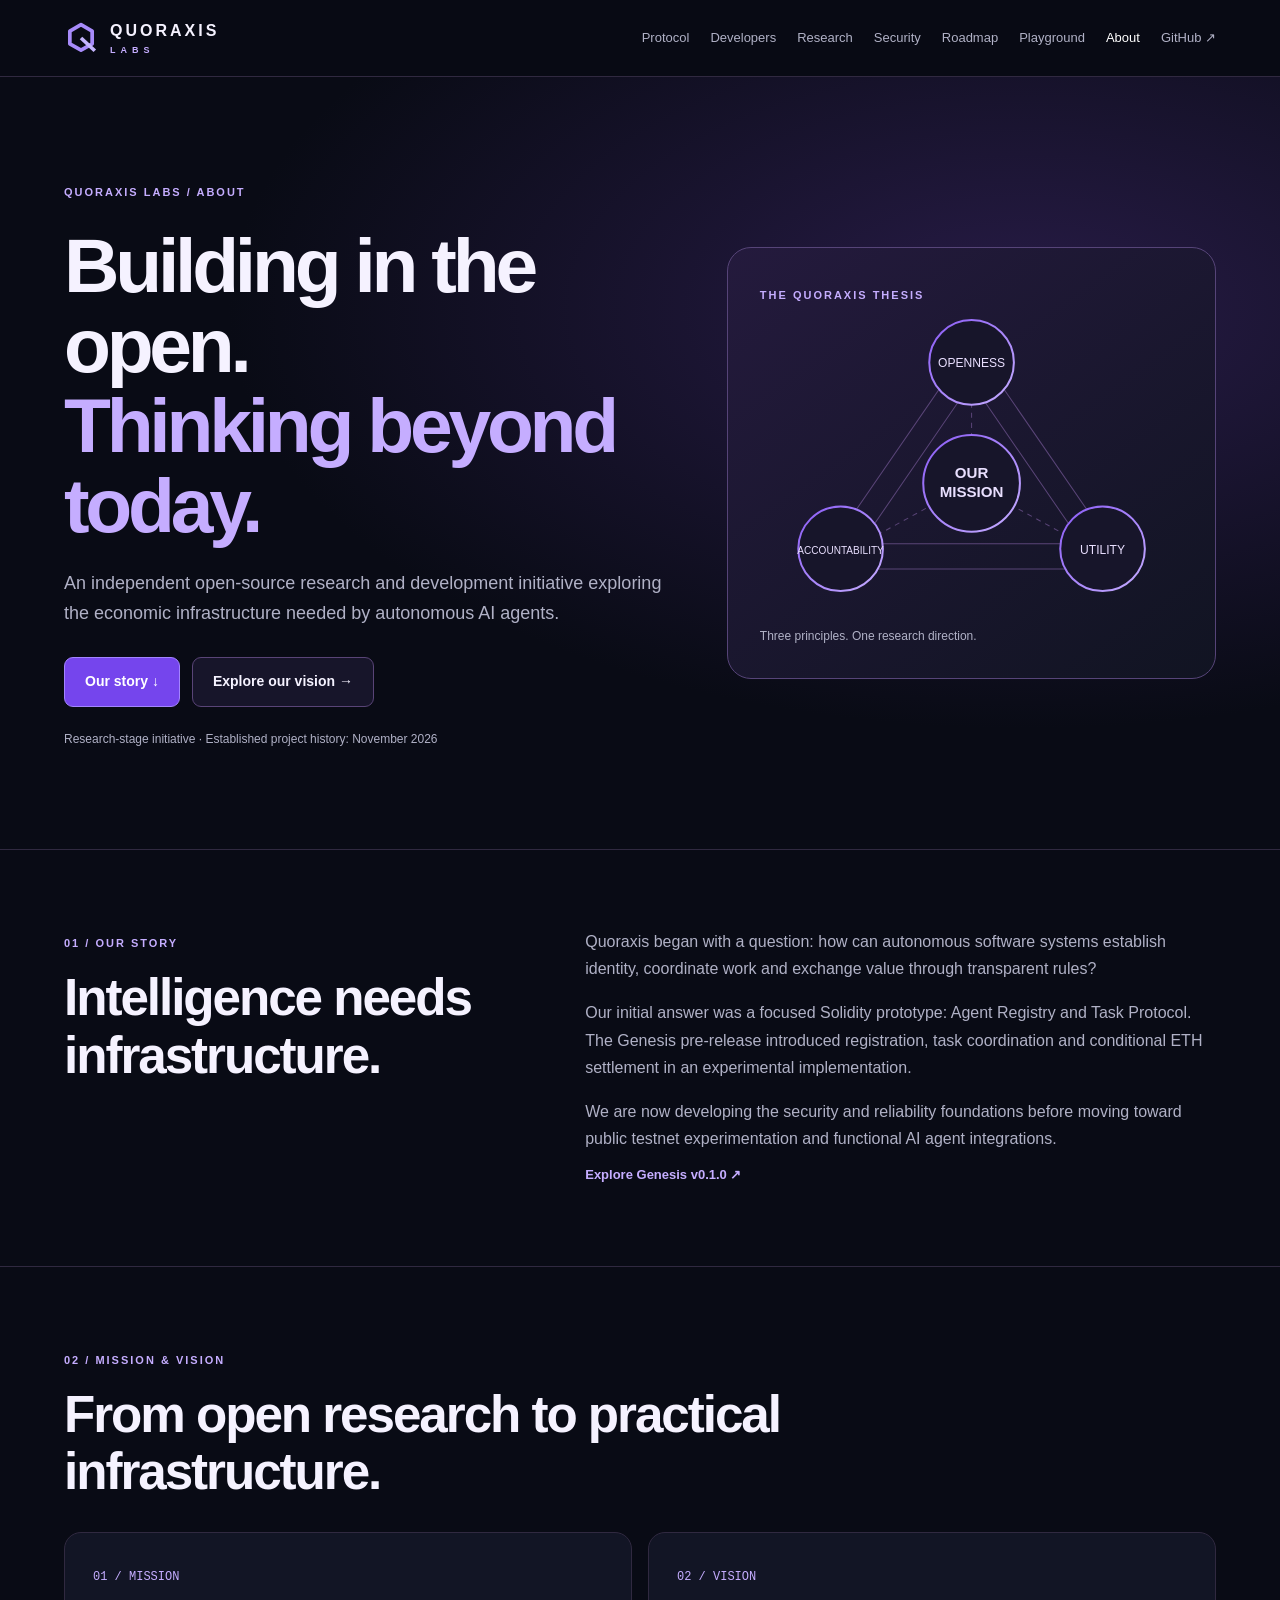
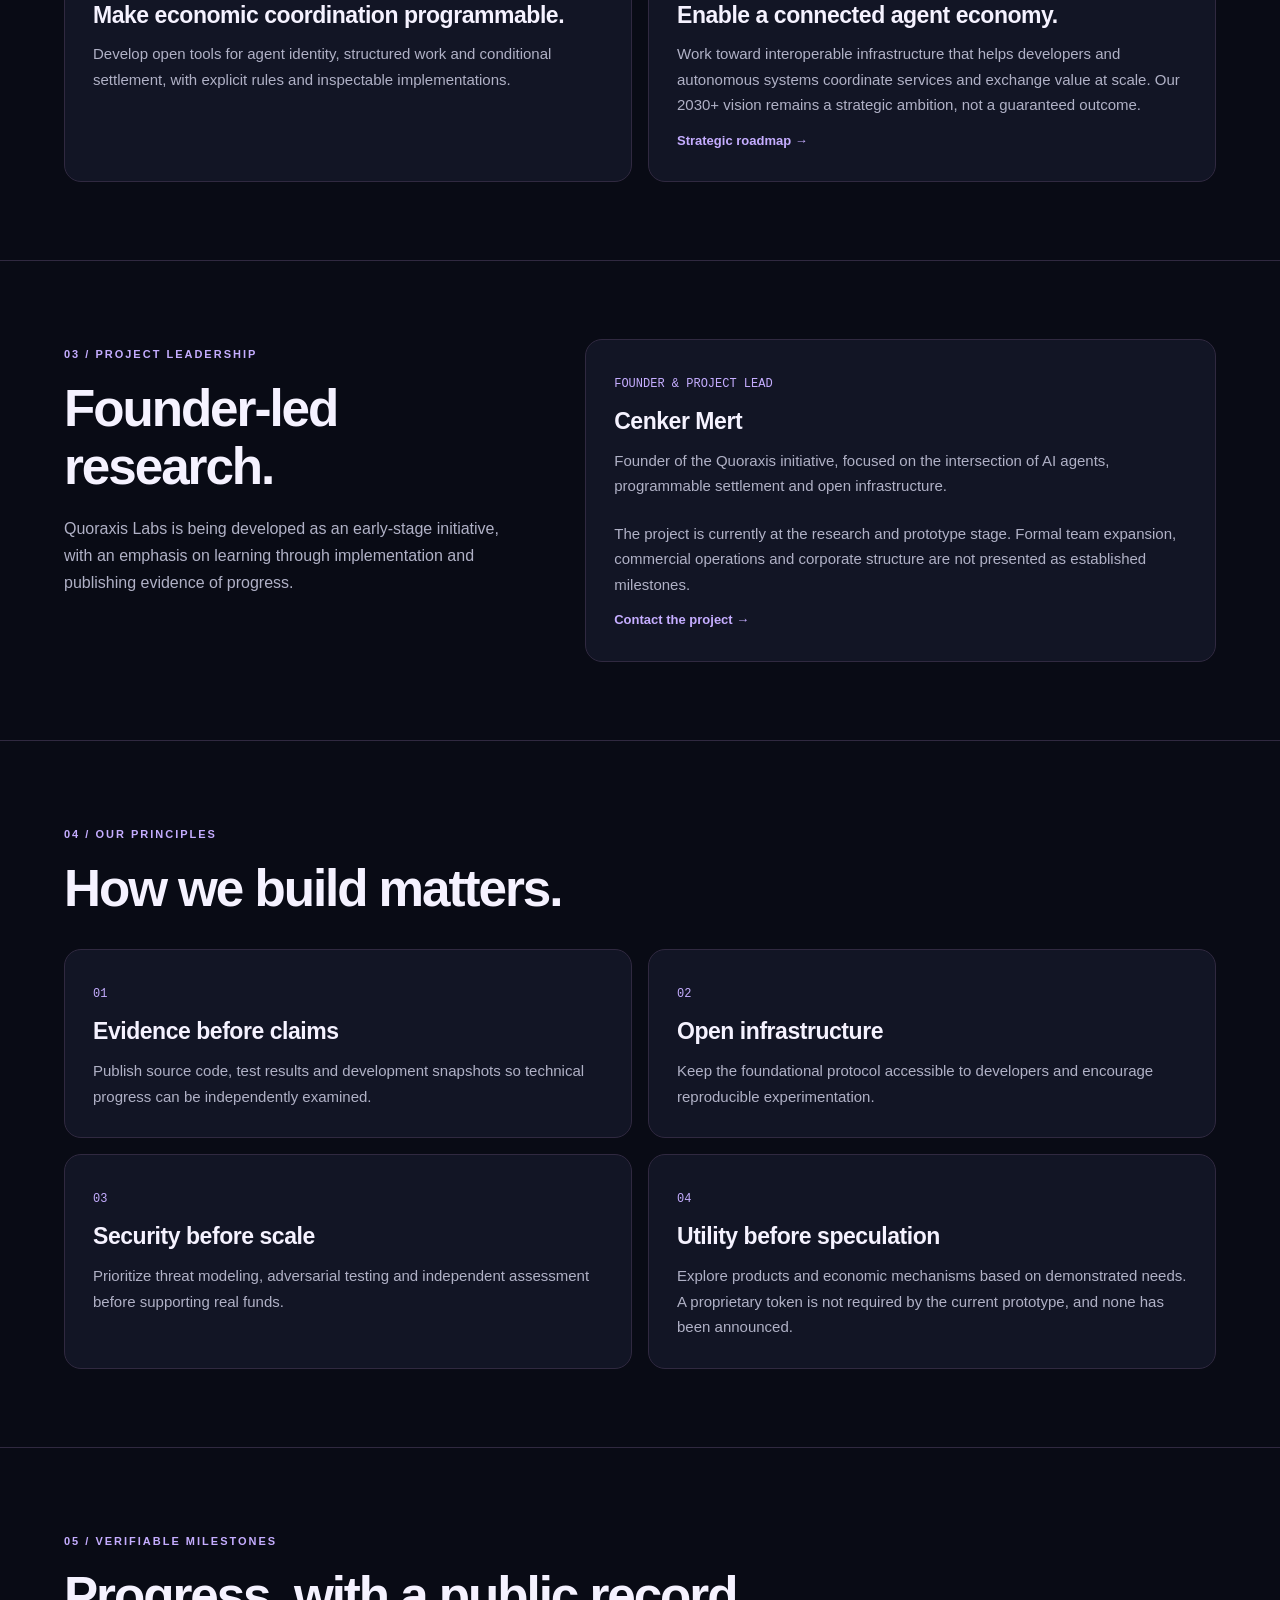
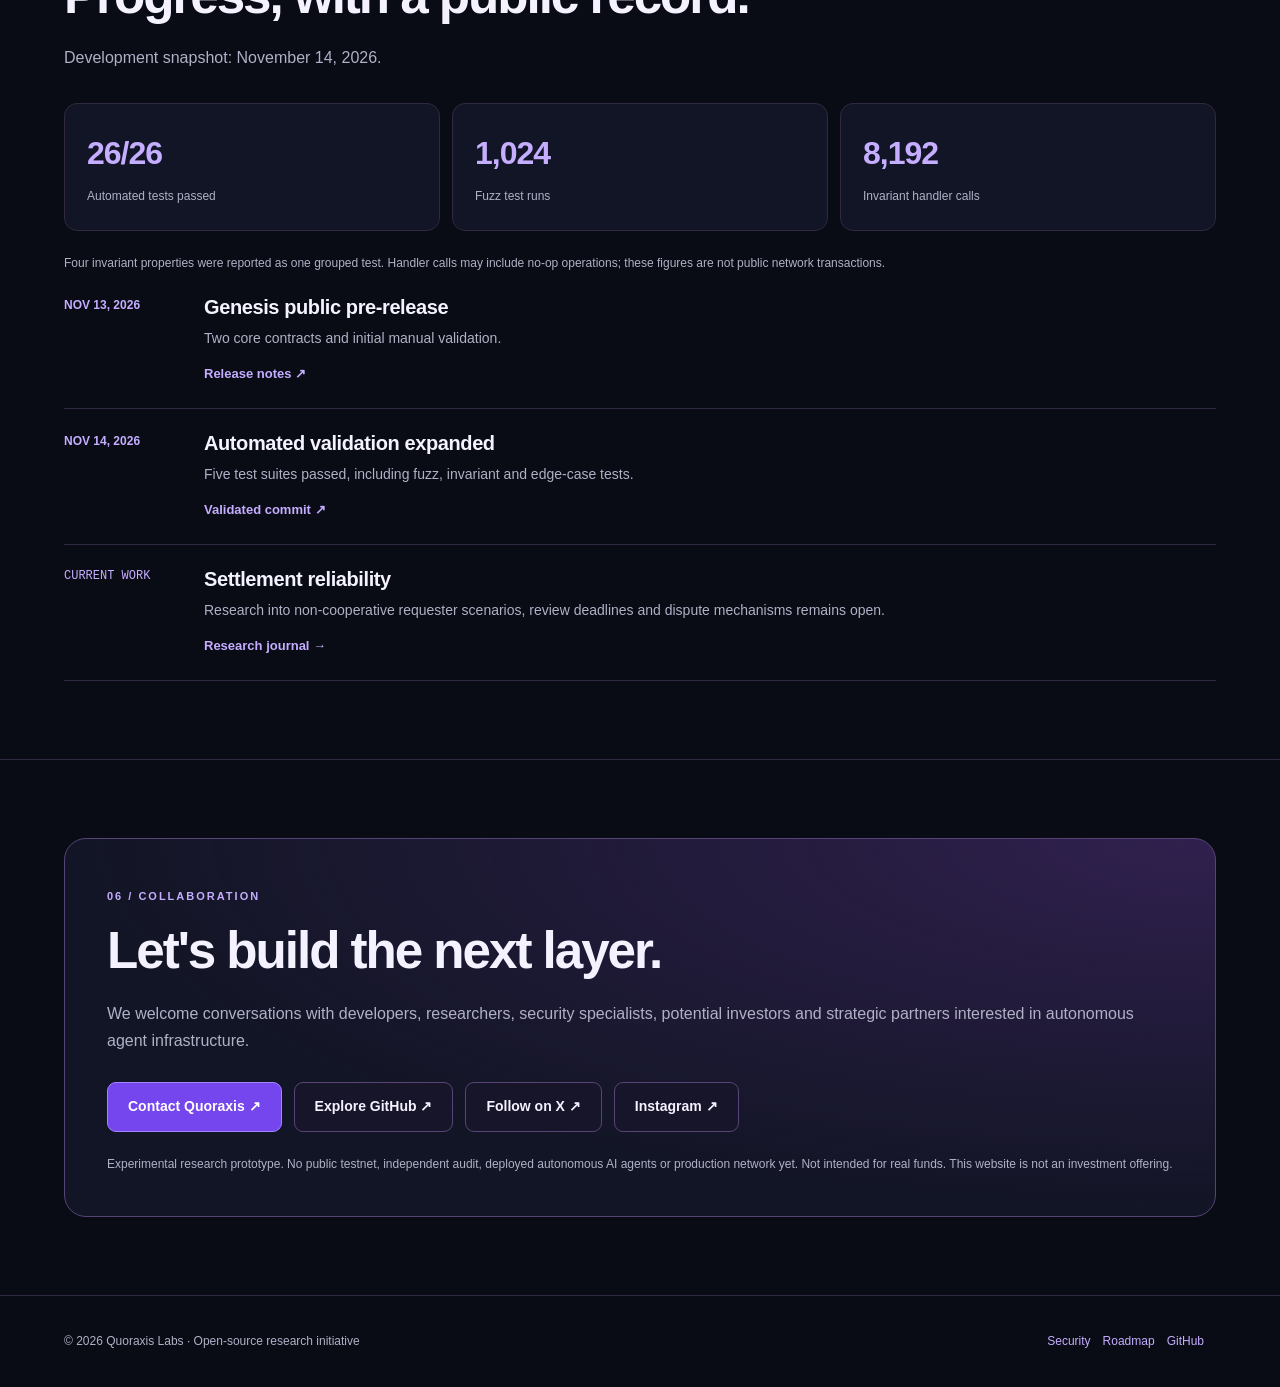
<file: about.html>
<!doctype html>
<html lang="en"><head><meta charset="utf-8"><meta name="viewport" content="width=device-width,initial-scale=1"><meta name="theme-color" content="#090b15"><meta name="description" content="The mission, principles and development history of Quoraxis Labs, an open-source research initiative for autonomous agent infrastructure."><title>About — Quoraxis Labs</title><style>
:root{color-scheme:dark;--bg:#090b15;--panel:#121525;--line:#302940;--ink:#f5f2ff;--muted:#b0b1c6;--violet:#c5adff;--green:#86efac}*{box-sizing:border-box}body{margin:0;background:var(--bg);color:var(--ink);font:16px/1.7 -apple-system,BlinkMacSystemFont,Segoe UI,Arial,sans-serif}a{color:inherit;text-decoration:none}button{font:inherit}a:focus-visible,button:focus-visible{outline:2px solid var(--violet);outline-offset:4px}.wrap{width:min(1240px,90%);margin:auto}header{position:sticky;top:0;z-index:10;background:#090b15ee;backdrop-filter:blur(18px);border-bottom:1px solid var(--line)}nav{display:flex;align-items:center;justify-content:space-between;gap:20px;min-height:76px}.brand{display:flex;align-items:center;gap:12px;white-space:nowrap;font-size:16px;font-weight:750;letter-spacing:3px;line-height:1.2}.brand svg{width:34px;height:34px}.brand small{display:block;color:var(--violet);font-size:9px;letter-spacing:5px;margin-top:5px}.links{display:flex;align-items:center;gap:21px;font-size:13px;color:var(--muted)}.links a:hover,.links [aria-current]{color:white}.menu{display:none;background:var(--panel);border:1px solid var(--line);color:white;border-radius:9px;width:44px;height:44px;cursor:pointer}.hero{padding:100px 0;background:radial-gradient(ellipse at 80% 30%,#271b46,transparent 55%)}.hero-grid{display:grid;grid-template-columns:1.1fr .9fr;gap:65px;align-items:center}.kicker{color:var(--violet);font-size:11px;font-weight:700;letter-spacing:2px;text-transform:uppercase}h1,h2,h3,p{margin:0}h1{font-size:clamp(42px,6vw,78px);line-height:1.04;letter-spacing:-.055em;margin:22px 0}h2{font-size:clamp(32px,4vw,52px);line-height:1.12;letter-spacing:-.04em;margin:14px 0 20px}h3{font-size:23px;line-height:1.25;letter-spacing:-.02em;margin:12px 0}p{color:var(--muted)}.intro{font-size:18px;max-width:680px}.accent{color:var(--violet)}.actions{display:flex;flex-wrap:wrap;gap:12px;margin-top:28px}.btn{display:inline-flex;align-items:center;justify-content:center;min-height:48px;padding:12px 20px;border:1px solid #594477;border-radius:9px;font-weight:650;font-size:14px;background:#17152a}.primary{background:#7545ed;border-color:#a384ff;color:white}.btn:hover{filter:brightness(1.15)}.manifesto{position:relative;padding:32px;border:1px solid #564478;border-radius:24px;background:linear-gradient(145deg,#241a3d,#111422);overflow:hidden}.manifesto svg{width:100%;display:block}.manifesto .caption{margin-top:16px;color:var(--muted);font-size:12px}.section{padding:78px 0;border-top:1px solid var(--line)}.heading{max-width:780px;margin-bottom:32px}.grid{display:grid;grid-template-columns:repeat(2,minmax(0,1fr));gap:16px}.card{padding:28px;background:var(--panel);border:1px solid var(--line);border-radius:17px}.card p{font-size:15px}.number{font:12px/1.5 monospace;color:var(--violet)}.split{display:grid;grid-template-columns:.85fr 1.15fr;gap:55px;align-items:start}.story p+p{margin-top:17px}.milestone{display:grid;grid-template-columns:120px 1fr;gap:20px;padding:22px 0;border-bottom:1px solid var(--line)}.milestone time{font-size:12px;color:var(--violet);font-weight:650}.milestone h3{font-size:20px;margin:0 0 7px}.milestone p{font-size:14px}.link{display:inline-block;color:var(--violet);font-size:13px;font-weight:650;margin-top:12px}.status{display:grid;grid-template-columns:repeat(3,minmax(0,1fr));gap:12px;margin-top:30px}.stat{padding:22px;border:1px solid var(--line);border-radius:13px;background:var(--panel)}.stat strong{display:block;font-size:32px;letter-spacing:-1px;color:var(--violet)}.stat span{font-size:12px;color:var(--muted)}.note{margin-top:22px;font-size:12px;color:var(--muted)}.contact{padding:42px;border:1px solid #564478;border-radius:22px;background:radial-gradient(ellipse at top right,#30204e,transparent 70%),var(--panel)}footer{padding:35px 0;border-top:1px solid var(--line);font-size:12px;color:var(--muted)}.foot{display:flex;justify-content:space-between;flex-wrap:wrap;gap:20px}.foot a{color:var(--violet);margin-right:12px}.skip{position:absolute;left:12px;top:-100px;background:#7545ed;padding:10px;z-index:30}.skip:focus{top:10px}@media(max-width:950px){.menu{display:block}.links{display:none;position:absolute;top:100%;left:0;right:0;background:#111422;padding:16px 5%;border-bottom:1px solid var(--line);max-height:75vh;overflow:auto}.links.open{display:flex;flex-direction:column;align-items:stretch;gap:0}.links a{padding:13px 5px;border-bottom:1px solid var(--line)}.hero-grid,.split{grid-template-columns:1fr;gap:28px}.manifesto{max-width:600px;width:100%;margin:auto}.hero{padding:65px 0}}@media(max-width:600px){nav{min-height:66px}.brand{font-size:14px}.brand svg{width:29px}.hero,.section{padding:45px 0}.hero h1{font-size:43px}.intro{font-size:16px}.grid{grid-template-columns:1fr}.card,.manifesto,.contact{padding:22px}.status{grid-template-columns:1fr;gap:8px}.stat{display:flex;align-items:center;justify-content:space-between;gap:12px;padding:15px}.stat strong{font-size:27px}.milestone{grid-template-columns:1fr;gap:5px}.actions .btn{width:100%}}@media(prefers-reduced-motion:reduce){*{scroll-behavior:auto!important}}
</style></head><body><a class="skip" href="#main">Skip to content</a><header><nav class="wrap" aria-label="Main navigation"><a class="brand" href="index.html"><svg viewBox="0 0 64 64" aria-hidden="true"><path d="M32 7 53 19 53 43 32 55 11 43 11 19Z" fill="none" stroke="#a78bfa" stroke-width="7" stroke-linejoin="round"/><path d="M32 32 58 56" stroke="#c4b5fd" stroke-width="7"/></svg><span>QUORAXIS<small>LABS</small></span></a><button class="menu" type="button" aria-label="Open navigation" aria-expanded="false" aria-controls="links">☰</button><div class="links" id="links"><a href="protocol.html">Protocol</a><a href="developers.html">Developers</a><a href="research.html">Research</a><a href="security.html">Security</a><a href="roadmap.html">Roadmap</a><a href="playground.html">Playground</a><a href="about.html" aria-current="page">About</a><a href="https://github.com/quoraxislabs/quoraxis-protocol">GitHub ↗</a></div></nav></header>
<main id="main"><section class="hero"><div class="wrap hero-grid"><div><span class="kicker">Quoraxis Labs / About</span><h1>Building in the open.<br><span class="accent">Thinking beyond today.</span></h1><p class="intro">An independent open-source research and development initiative exploring the economic infrastructure needed by autonomous AI agents.</p><div class="actions"><a class="btn primary" href="#story">Our story ↓</a><a class="btn" href="roadmap.html">Explore our vision →</a></div><p class="note">Research-stage initiative · Established project history: November 2026</p></div><div class="manifesto"><span class="kicker">The Quoraxis thesis</span><svg viewBox="0 0 420 300" role="img" aria-labelledby="diagram-title"><title id="diagram-title">Three connected pillars of our mission: openness, accountability and utility</title><defs><linearGradient id="g" x2="1" y2="1"><stop stop-color="#8b5cf6"/><stop offset="1" stop-color="#c5adff"/></linearGradient></defs><g fill="none" stroke="#594477"><path d="M210 35 365 260H55Z"/><path d="M210 75 320 235H100Z"/><path d="M210 35V175M55 260 210 175 365 260" stroke-dasharray="5 5"/></g><g fill="#17152a" stroke="url(#g)" stroke-width="2"><circle cx="210" cy="55" r="42"/><circle cx="80" cy="240" r="42"/><circle cx="340" cy="240" r="42"/><circle cx="210" cy="175" r="48"/></g><g fill="#e9dfff" font-family="Arial,sans-serif" font-size="12" text-anchor="middle"><text x="210" y="60">OPENNESS</text><text x="80" y="245" font-size="10">ACCOUNTABILITY</text><text x="340" y="245">UTILITY</text><text x="210" y="170" font-weight="bold" font-size="15">OUR</text><text x="210" y="189" font-weight="bold" font-size="15">MISSION</text></g></svg><p class="caption">Three principles. One research direction.</p></div></div></section>
<section class="section" id="story"><div class="wrap split"><div><span class="kicker">01 / Our story</span><h2>Intelligence needs infrastructure.</h2></div><div class="story"><p>Quoraxis began with a question: how can autonomous software systems establish identity, coordinate work and exchange value through transparent rules?</p><p>Our initial answer was a focused Solidity prototype: Agent Registry and Task Protocol. The Genesis pre-release introduced registration, task coordination and conditional ETH settlement in an experimental implementation.</p><p>We are now developing the security and reliability foundations before moving toward public testnet experimentation and functional AI agent integrations.</p><a class="link" href="https://github.com/quoraxislabs/quoraxis-protocol/releases/tag/v0.1.0">Explore Genesis v0.1.0 ↗</a></div></div></section>
<section class="section"><div class="wrap"><div class="heading"><span class="kicker">02 / Mission & vision</span><h2>From open research to practical infrastructure.</h2></div><div class="grid"><article class="card"><span class="number">01 / MISSION</span><h3>Make economic coordination programmable.</h3><p>Develop open tools for agent identity, structured work and conditional settlement, with explicit rules and inspectable implementations.</p></article><article class="card"><span class="number">02 / VISION</span><h3>Enable a connected agent economy.</h3><p>Work toward interoperable infrastructure that helps developers and autonomous systems coordinate services and exchange value at scale. Our 2030+ vision remains a strategic ambition, not a guaranteed outcome.</p><a class="link" href="roadmap.html">Strategic roadmap →</a></article></div></div></section>
<section class="section"><div class="wrap split"><div><span class="kicker">03 / Project leadership</span><h2>Founder-led research.</h2><p>Quoraxis Labs is being developed as an early-stage initiative, with an emphasis on learning through implementation and publishing evidence of progress.</p></div><article class="card"><span class="number">FOUNDER & PROJECT LEAD</span><h3>Cenker Mert</h3><p>Founder of the Quoraxis initiative, focused on the intersection of AI agents, programmable settlement and open infrastructure.</p><p class="note">The project is currently at the research and prototype stage. Formal team expansion, commercial operations and corporate structure are not presented as established milestones.</p><a class="link" href="mailto:quoraxislabs@gmail.com?subject=Quoraxis%20Inquiry">Contact the project →</a></article></div></section>
<section class="section"><div class="wrap"><div class="heading"><span class="kicker">04 / Our principles</span><h2>How we build matters.</h2></div><div class="grid"><article class="card"><span class="number">01</span><h3>Evidence before claims</h3><p>Publish source code, test results and development snapshots so technical progress can be independently examined.</p></article><article class="card"><span class="number">02</span><h3>Open infrastructure</h3><p>Keep the foundational protocol accessible to developers and encourage reproducible experimentation.</p></article><article class="card"><span class="number">03</span><h3>Security before scale</h3><p>Prioritize threat modeling, adversarial testing and independent assessment before supporting real funds.</p></article><article class="card"><span class="number">04</span><h3>Utility before speculation</h3><p>Explore products and economic mechanisms based on demonstrated needs. A proprietary token is not required by the current prototype, and none has been announced.</p></article></div></div></section>
<section class="section"><div class="wrap"><div class="heading"><span class="kicker">05 / Verifiable milestones</span><h2>Progress, with a public record.</h2><p>Development snapshot: November 14, 2026.</p></div><div class="status"><div class="stat"><strong>26/26</strong><span>Automated tests passed</span></div><div class="stat"><strong>1,024</strong><span>Fuzz test runs</span></div><div class="stat"><strong>8,192</strong><span>Invariant handler calls</span></div></div><p class="note">Four invariant properties were reported as one grouped test. Handler calls may include no-op operations; these figures are not public network transactions.</p><div class="milestone"><time datetime="2026-11-13">NOV 13, 2026</time><div><h3>Genesis public pre-release</h3><p>Two core contracts and initial manual validation.</p><a class="link" href="https://github.com/quoraxislabs/quoraxis-protocol/releases/tag/v0.1.0">Release notes ↗</a></div></div><div class="milestone"><time datetime="2026-11-14">NOV 14, 2026</time><div><h3>Automated validation expanded</h3><p>Five test suites passed, including fuzz, invariant and edge-case tests.</p><a class="link" href="https://github.com/quoraxislabs/quoraxis-protocol/commit/80fc274">Validated commit ↗</a></div></div><div class="milestone"><span class="number">CURRENT WORK</span><div><h3>Settlement reliability</h3><p>Research into non-cooperative requester scenarios, review deadlines and dispute mechanisms remains open.</p><a class="link" href="research.html">Research journal →</a></div></div></div></section>
<section class="section"><div class="wrap"><div class="contact"><span class="kicker">06 / Collaboration</span><h2>Let's build the next layer.</h2><p>We welcome conversations with developers, researchers, security specialists, potential investors and strategic partners interested in autonomous agent infrastructure.</p><div class="actions"><a class="btn primary" href="mailto:quoraxislabs@gmail.com?subject=Quoraxis%20Strategic%20Inquiry">Contact Quoraxis ↗</a><a class="btn" href="https://github.com/quoraxislabs/quoraxis-protocol">Explore GitHub ↗</a><a class="btn" href="https://x.com/QuoraxisLabs">Follow on X ↗</a><a class="btn" href="https://www.instagram.com/quoraxis/">Instagram ↗</a></div><p class="note">Experimental research prototype. No public testnet, independent audit, deployed autonomous AI agents or production network yet. Not intended for real funds. This website is not an investment offering.</p></div></div></section></main><footer><div class="wrap foot"><span>© 2026 Quoraxis Labs · Open-source research initiative</span><div><a href="security.html">Security</a><a href="roadmap.html">Roadmap</a><a href="https://github.com/quoraxislabs/quoraxis-protocol">GitHub</a></div></div></footer><script>
const menu=document.querySelector('.menu'),links=document.getElementById('links');function closeMenu(){links.classList.remove('open');menu.setAttribute('aria-expanded','false');menu.setAttribute('aria-label','Open navigation')}menu.addEventListener('click',()=>{const open=links.classList.toggle('open');menu.setAttribute('aria-expanded',String(open));menu.setAttribute('aria-label',open?'Close navigation':'Open navigation')});links.querySelectorAll('a').forEach(a=>a.addEventListener('click',closeMenu));document.addEventListener('keydown',e=>{if(e.key==='Escape'&&links.classList.contains('open')){closeMenu();menu.focus()}});document.addEventListener('click',e=>{if(!links.contains(e.target)&&!menu.contains(e.target))closeMenu()});
</script></body></html>
</file>
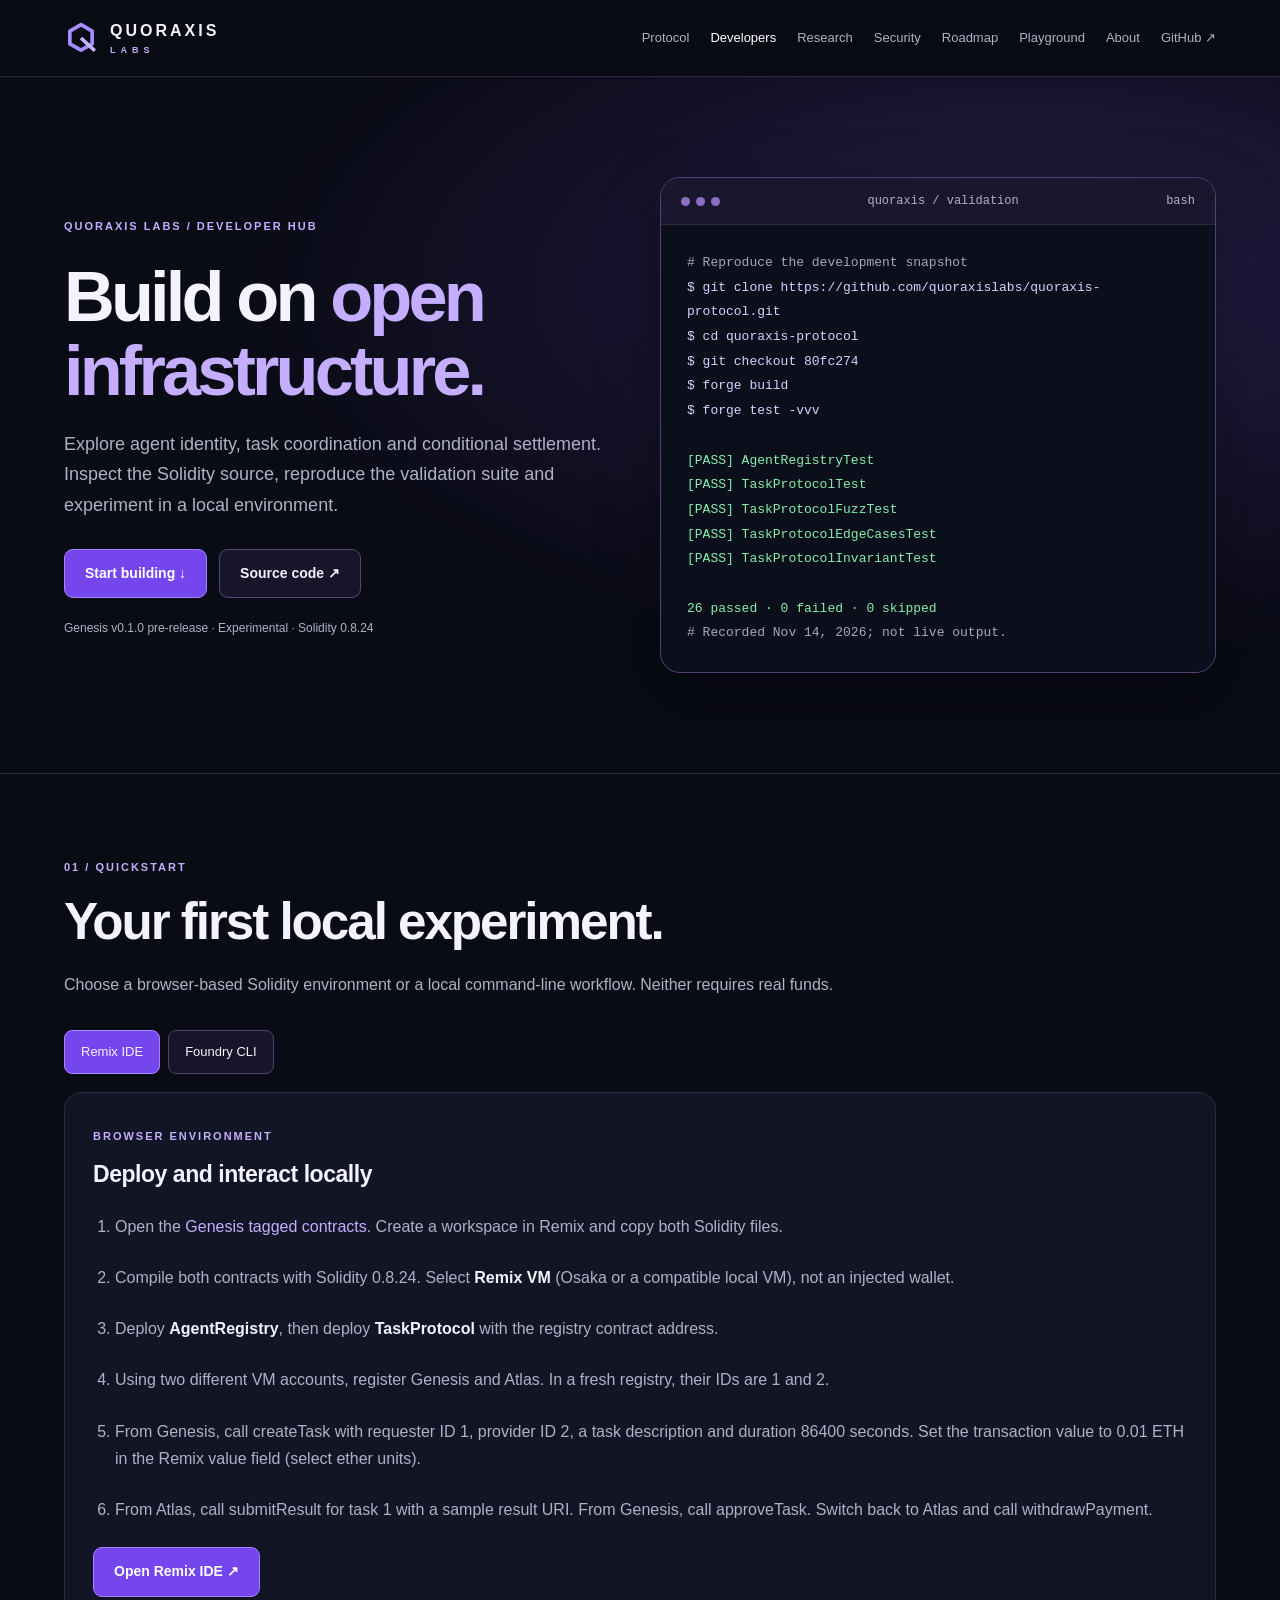
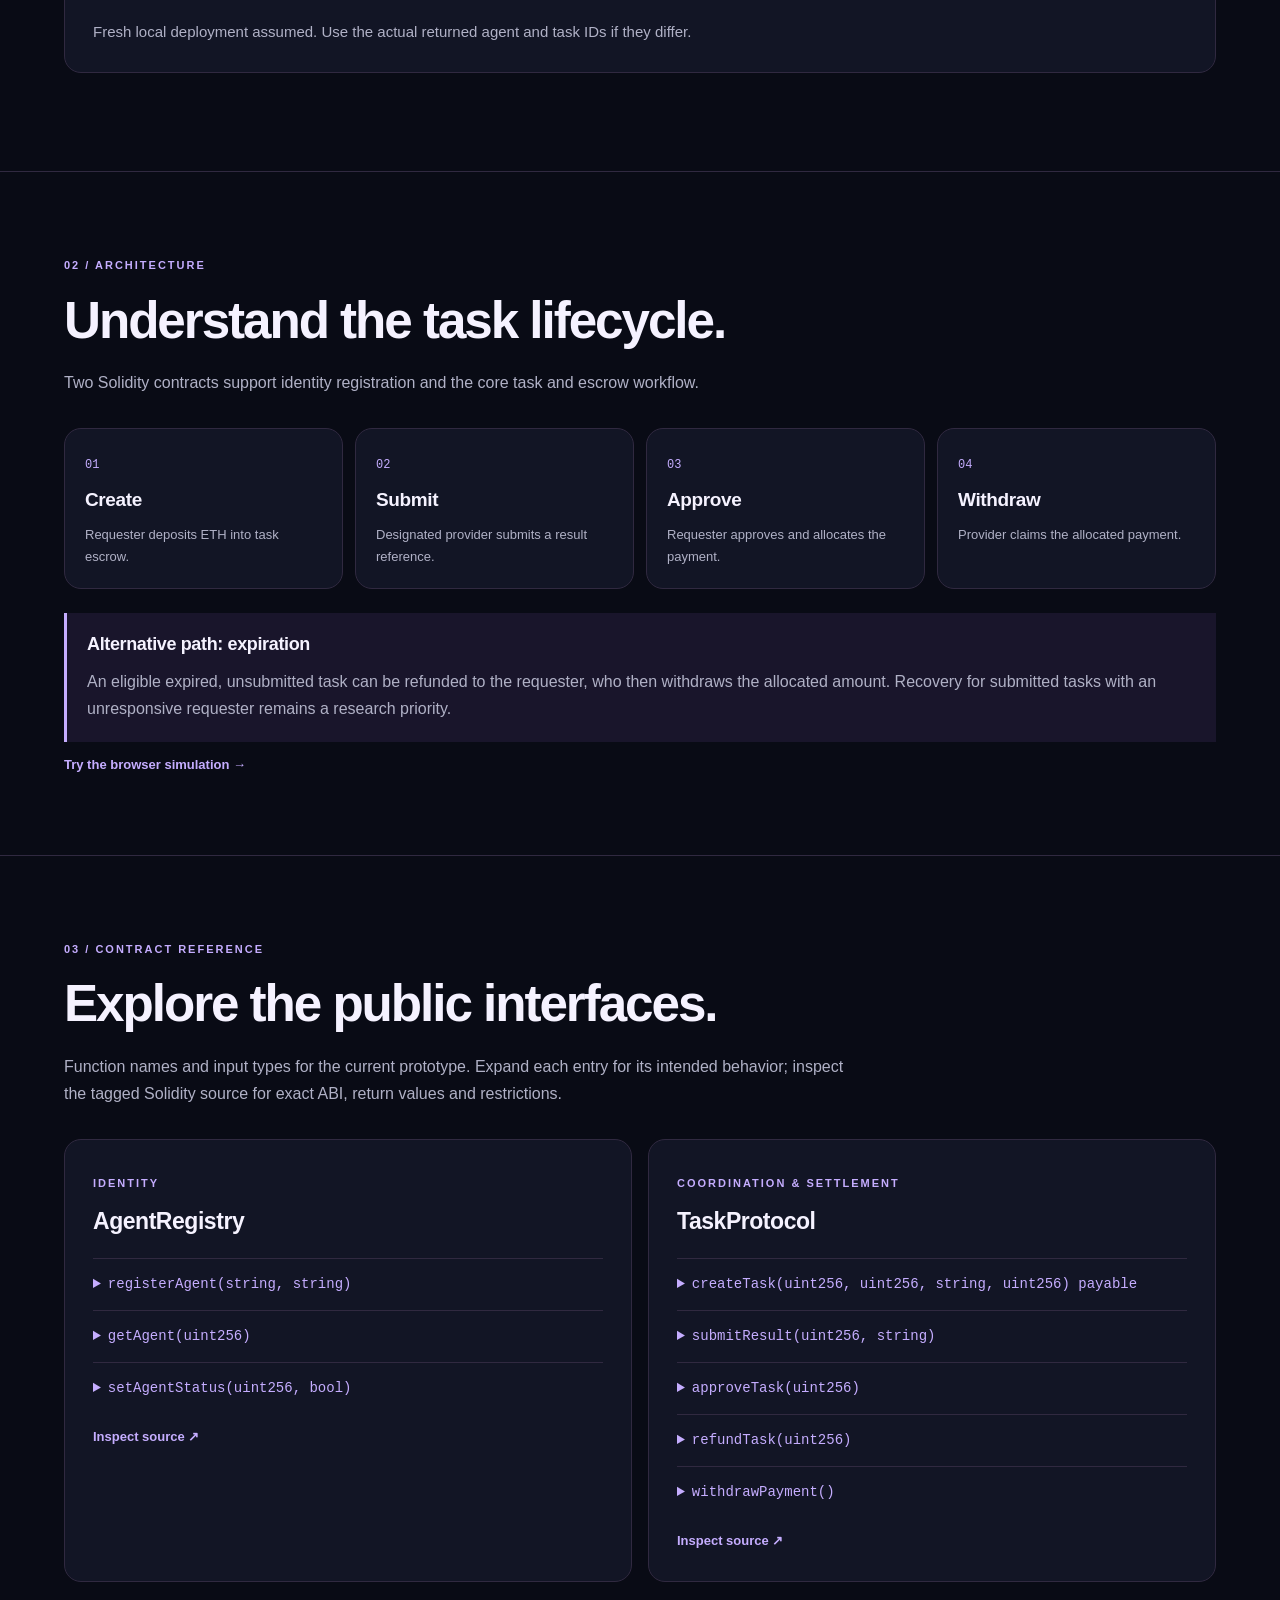
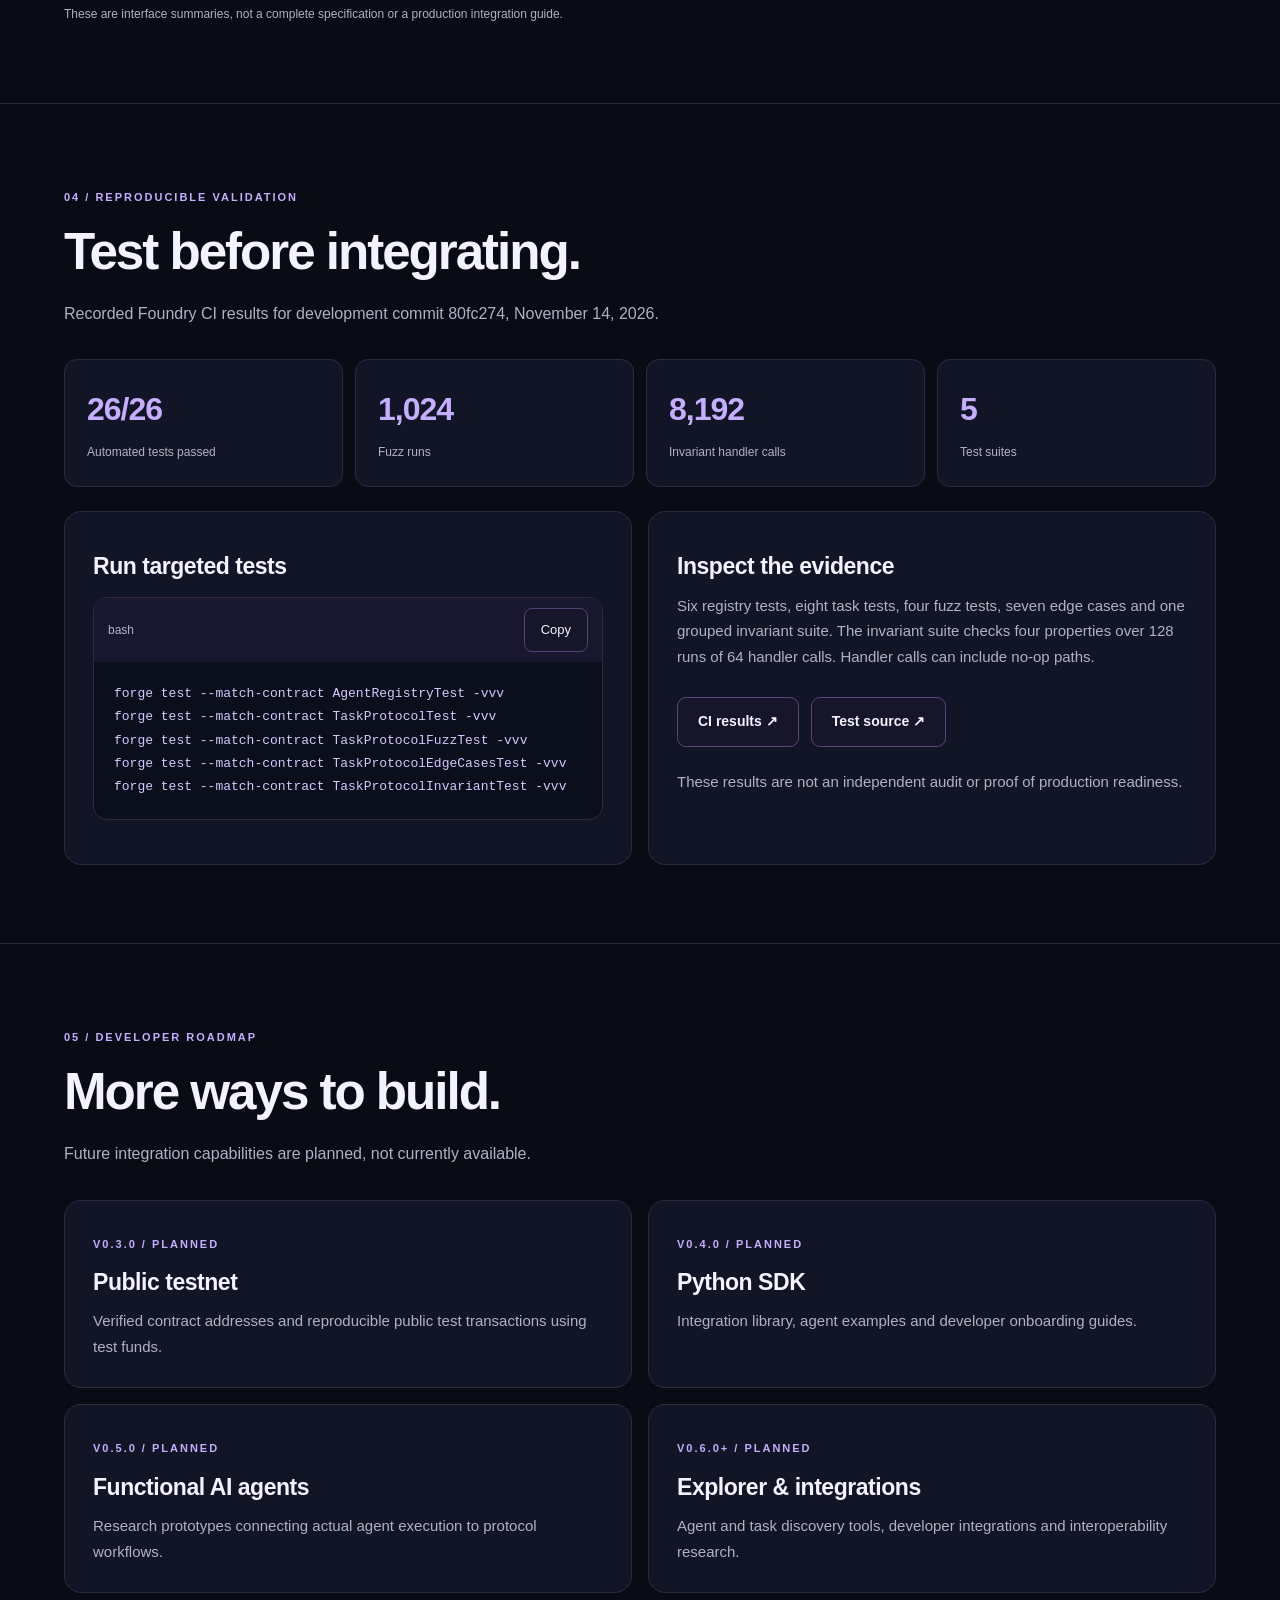
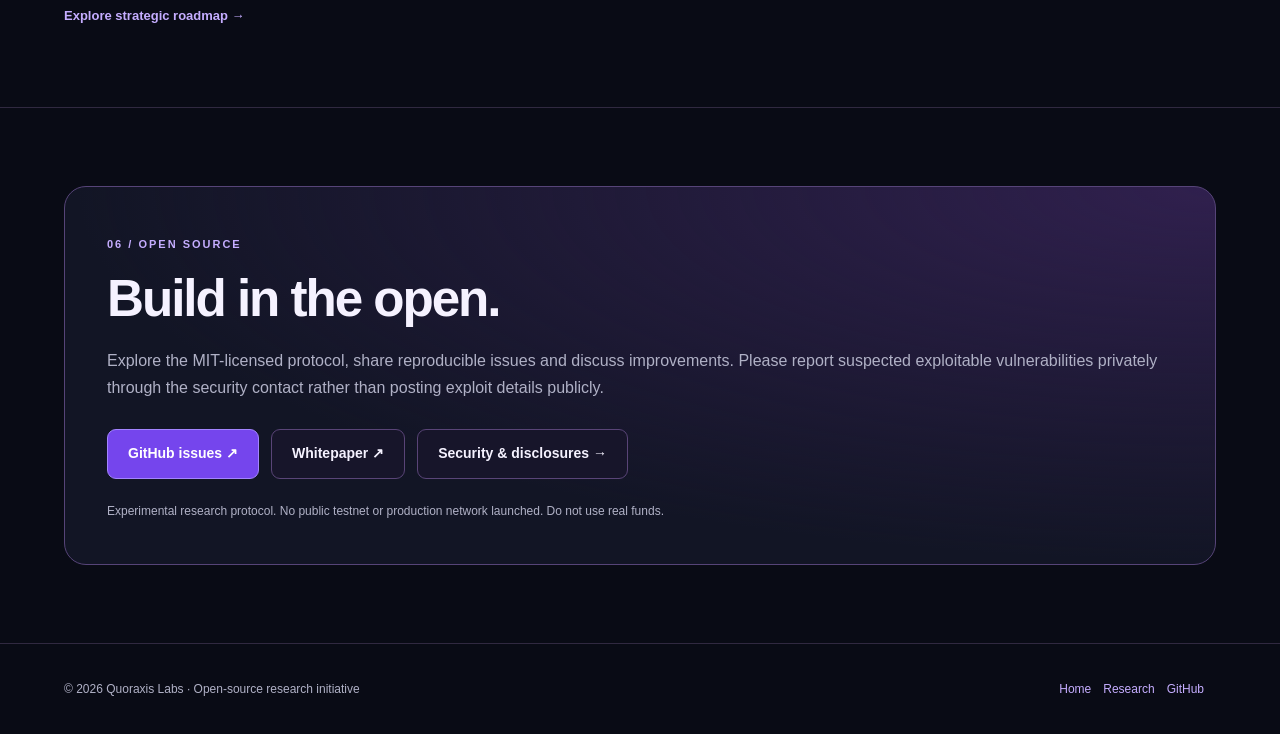
<file: developers.html>
<!doctype html><html lang="en"><head><meta charset="utf-8"><meta name="viewport" content="width=device-width,initial-scale=1"><meta name="theme-color" content="#090b15"><meta name="description" content="Quoraxis developer hub: local quickstart, Solidity contract reference and reproducible validation."><title>Developer Hub — Quoraxis Labs</title><style>
:root{color-scheme:dark;--bg:#090b15;--panel:#121525;--line:#302940;--ink:#f5f2ff;--muted:#b0b1c6;--violet:#c5adff;--green:#86efac}*{box-sizing:border-box}body{margin:0;background:var(--bg);color:var(--ink);font:16px/1.7 -apple-system,BlinkMacSystemFont,Segoe UI,Arial,sans-serif}a{color:inherit;text-decoration:none}button{font:inherit}a:focus-visible,button:focus-visible{outline:2px solid var(--violet);outline-offset:4px}.wrap{width:min(1240px,90%);margin:auto}header{position:sticky;top:0;z-index:10;background:#090b15ee;backdrop-filter:blur(18px);border-bottom:1px solid var(--line)}nav{display:flex;align-items:center;justify-content:space-between;gap:20px;min-height:76px}.brand{display:flex;align-items:center;gap:12px;white-space:nowrap;font-size:16px;font-weight:750;letter-spacing:3px;line-height:1.2}.brand svg{width:34px;height:34px}.brand small{display:block;color:var(--violet);font-size:9px;letter-spacing:5px;margin-top:5px}.links{display:flex;align-items:center;gap:21px;font-size:13px;color:var(--muted)}.links a:hover,.links [aria-current]{color:white}.menu{display:none;background:var(--panel);border:1px solid var(--line);color:white;border-radius:9px;width:44px;height:44px;cursor:pointer}.hero{padding:100px 0;background:radial-gradient(ellipse at 80% 30%,#271b46,transparent 55%)}.hero-grid{display:grid;grid-template-columns:1.1fr .9fr;gap:65px;align-items:center}.kicker{color:var(--violet);font-size:11px;font-weight:700;letter-spacing:2px;text-transform:uppercase}h1,h2,h3,p{margin:0}h1{font-size:clamp(42px,6vw,78px);line-height:1.04;letter-spacing:-.055em;margin:22px 0}h2{font-size:clamp(32px,4vw,52px);line-height:1.12;letter-spacing:-.04em;margin:14px 0 20px}h3{font-size:23px;line-height:1.25;letter-spacing:-.02em;margin:12px 0}p{color:var(--muted)}.intro{font-size:18px;max-width:680px}.accent{color:var(--violet)}.actions{display:flex;flex-wrap:wrap;gap:12px;margin-top:28px}.btn{display:inline-flex;align-items:center;justify-content:center;min-height:48px;padding:12px 20px;border:1px solid #594477;border-radius:9px;font-weight:650;font-size:14px;background:#17152a}.primary{background:#7545ed;border-color:#a384ff;color:white}.btn:hover{filter:brightness(1.15)}.manifesto{position:relative;padding:32px;border:1px solid #564478;border-radius:24px;background:linear-gradient(145deg,#241a3d,#111422);overflow:hidden}.manifesto svg{width:100%;display:block}.manifesto .caption{margin-top:16px;color:var(--muted);font-size:12px}.section{padding:78px 0;border-top:1px solid var(--line)}.heading{max-width:780px;margin-bottom:32px}.grid{display:grid;grid-template-columns:repeat(2,minmax(0,1fr));gap:16px}.card{padding:28px;background:var(--panel);border:1px solid var(--line);border-radius:17px}.card p{font-size:15px}.number{font:12px/1.5 monospace;color:var(--violet)}.split{display:grid;grid-template-columns:.85fr 1.15fr;gap:55px;align-items:start}.story p+p{margin-top:17px}.milestone{display:grid;grid-template-columns:120px 1fr;gap:20px;padding:22px 0;border-bottom:1px solid var(--line)}.milestone time{font-size:12px;color:var(--violet);font-weight:650}.milestone h3{font-size:20px;margin:0 0 7px}.milestone p{font-size:14px}.link{display:inline-block;color:var(--violet);font-size:13px;font-weight:650;margin-top:12px}.status{display:grid;grid-template-columns:repeat(3,minmax(0,1fr));gap:12px;margin-top:30px}.stat{padding:22px;border:1px solid var(--line);border-radius:13px;background:var(--panel)}.stat strong{display:block;font-size:32px;letter-spacing:-1px;color:var(--violet)}.stat span{font-size:12px;color:var(--muted)}.note{margin-top:22px;font-size:12px;color:var(--muted)}.contact{padding:42px;border:1px solid #564478;border-radius:22px;background:radial-gradient(ellipse at top right,#30204e,transparent 70%),var(--panel)}footer{padding:35px 0;border-top:1px solid var(--line);font-size:12px;color:var(--muted)}.foot{display:flex;justify-content:space-between;flex-wrap:wrap;gap:20px}.foot a{color:var(--violet);margin-right:12px}.skip{position:absolute;left:12px;top:-100px;background:#7545ed;padding:10px;z-index:30}.skip:focus{top:10px}@media(max-width:950px){.menu{display:block}.links{display:none;position:absolute;top:100%;left:0;right:0;background:#111422;padding:16px 5%;border-bottom:1px solid var(--line);max-height:75vh;overflow:auto}.links.open{display:flex;flex-direction:column;align-items:stretch;gap:0}.links a{padding:13px 5px;border-bottom:1px solid var(--line)}.hero-grid,.split{grid-template-columns:1fr;gap:28px}.manifesto{max-width:600px;width:100%;margin:auto}.hero{padding:65px 0}}@media(max-width:600px){nav{min-height:66px}.brand{font-size:14px}.brand svg{width:29px}.hero,.section{padding:45px 0}.hero h1{font-size:43px}.intro{font-size:16px}.grid{grid-template-columns:1fr}.card,.manifesto,.contact{padding:22px}.status{grid-template-columns:1fr;gap:8px}.stat{display:flex;align-items:center;justify-content:space-between;gap:12px;padding:15px}.stat strong{font-size:27px}.milestone{grid-template-columns:1fr;gap:5px}.actions .btn{width:100%}}@media(prefers-reduced-motion:reduce){*{scroll-behavior:auto!important}}

html{scroll-behavior:smooth}.hero-grid{grid-template-columns:minmax(0,1fr) minmax(0,1fr);gap:40px}.hero h1{font-size:clamp(40px,5.5vw,76px)}.terminal{min-width:0;border:1px solid #544077;border-radius:20px;background:#0b0e1b;overflow:hidden;box-shadow:0 20px 65px #0005}.terminal-top{display:flex;align-items:center;justify-content:space-between;gap:12px;padding:16px 20px;background:#19172d;border-bottom:1px solid var(--line);font:12px monospace;color:var(--muted)}.lights{display:flex;gap:6px}.lights i{width:9px;height:9px;border-radius:50%;background:#8b70c0}.terminal pre{margin:0;padding:26px;white-space:pre-wrap;overflow-wrap:anywhere;font:13px/1.9 ui-monospace,monospace;color:#ddd0ff}.terminal .ok{color:var(--green)}.terminal .comment{color:#a4a8bd}.hero-note{font-size:12px;margin-top:20px}.section[id]{scroll-margin-top:90px}.quicktabs{display:flex;gap:8px;margin-bottom:18px;flex-wrap:wrap}.quicktabs button,.copy{border:1px solid #53416f;background:#17152a;color:var(--ink);border-radius:8px;padding:10px 16px;cursor:pointer;font-size:13px;min-height:44px}.quicktabs button[aria-pressed=true]{background:#7545ed;border-color:#a384ff}.codebox{border:1px solid var(--line);border-radius:14px;overflow:hidden;background:#0b0e1b;margin:16px 0}.codehead{display:flex;justify-content:space-between;align-items:center;gap:10px;padding:10px 14px;background:#19172d;color:var(--muted);font-size:12px}.codebox pre{margin:0;padding:20px;overflow:auto;white-space:pre-wrap;overflow-wrap:anywhere;color:#d8c7ff;font:13px/1.8 ui-monospace,monospace}.steps{padding-left:22px;color:var(--muted)}.steps li{padding:8px 0}.steps strong{color:var(--ink)}.flow{display:grid;grid-template-columns:repeat(4,minmax(0,1fr));gap:12px;margin:24px 0}.flow .card{padding:20px}.flow h3{font-size:19px}.flow p{font-size:13px}.api details{border-top:1px solid var(--line);padding:15px 0}.api summary{cursor:pointer;color:var(--violet);font:14px/1.5 ui-monospace,monospace;overflow-wrap:anywhere}.api details p{margin-top:10px}.api h3{margin-bottom:22px}.metrics{display:grid;grid-template-columns:repeat(4,minmax(0,1fr));gap:12px;margin:24px 0}.metric{padding:22px;border:1px solid var(--line);border-radius:13px;background:var(--panel)}.metric strong{display:block;color:var(--violet);font-size:32px;letter-spacing:-1px}.metric span{font-size:12px;color:var(--muted)}.risk{border-left:3px solid var(--violet);padding:20px;background:#19152b;margin-top:24px}.risk h3{font-size:18px;margin-top:0}.card ul{color:var(--muted);padding-left:20px}.card li{margin:8px 0}.copy-status{font-size:12px;color:var(--muted);min-height:20px}.links a{white-space:nowrap}@media(max-width:950px){.hero-grid{grid-template-columns:1fr}.flow{grid-template-columns:1fr 1fr}.terminal{max-width:650px;width:100%}.hero h1{font-size:clamp(39px,7vw,65px)}}@media(max-width:600px){.hero h1{font-size:clamp(34px,9vw,43px)}.metrics{grid-template-columns:1fr 1fr}.metric{padding:16px}.metric strong{font-size:27px}.terminal pre,.codebox pre{padding:15px;font-size:12px}.flow .card{padding:15px}.flow h3{font-size:17px}.section[id]{scroll-margin-top:75px}}</style></head><body><a class="skip" href="#main">Skip to content</a><header><nav class="wrap" aria-label="Main navigation"><a class="brand" href="index.html"><svg viewBox="0 0 64 64" aria-hidden="true"><path d="M32 7 53 19 53 43 32 55 11 43 11 19Z" fill="none" stroke="#a78bfa" stroke-width="7" stroke-linejoin="round"/><path d="M32 32 58 56" stroke="#c4b5fd" stroke-width="7"/></svg><span>QUORAXIS<small>LABS</small></span></a><button class="menu" type="button" aria-label="Open navigation" aria-expanded="false" aria-controls="links">☰</button><div class="links" id="links"><a href="protocol.html">Protocol</a><a href="developers.html" aria-current="page">Developers</a><a href="research.html">Research</a><a href="security.html">Security</a><a href="roadmap.html">Roadmap</a><a href="playground.html">Playground</a><a href="about.html">About</a><a href="https://github.com/quoraxislabs/quoraxis-protocol">GitHub ↗</a></div></nav></header><main id="main"><section class="hero"><div class="wrap hero-grid"><div><span class="kicker">Quoraxis Labs / Developer Hub</span><h1>Build on <span class="accent">open infrastructure.</span></h1><p class="intro">Explore agent identity, task coordination and conditional settlement. Inspect the Solidity source, reproduce the validation suite and experiment in a local environment.</p><div class="actions"><a class="btn primary" href="#quickstart">Start building ↓</a><a class="btn" href="https://github.com/quoraxislabs/quoraxis-protocol">Source code ↗</a></div><p class="hero-note">Genesis v0.1.0 pre-release · Experimental · Solidity 0.8.24</p></div><div class="terminal" aria-label="Illustrative developer terminal"><div class="terminal-top"><span class="lights" aria-hidden="true"><i></i><i></i><i></i></span><span>quoraxis / validation</span><span>bash</span></div><pre><span class="comment"># Reproduce the development snapshot</span>
$ git clone https://github.com/quoraxislabs/quoraxis-protocol.git
$ cd quoraxis-protocol
$ git checkout 80fc274
$ forge build
$ forge test -vvv

<span class="ok">[PASS] AgentRegistryTest
[PASS] TaskProtocolTest
[PASS] TaskProtocolFuzzTest
[PASS] TaskProtocolEdgeCasesTest
[PASS] TaskProtocolInvariantTest</span>

<span class="ok">26 passed · 0 failed · 0 skipped</span>
<span class="comment"># Recorded Nov 14, 2026; not live output.</span></pre></div></div></section>
<section class="section" id="quickstart"><div class="wrap"><div class="heading"><span class="kicker">01 / Quickstart</span><h2>Your first local experiment.</h2><p>Choose a browser-based Solidity environment or a local command-line workflow. Neither requires real funds.</p></div><div class="quicktabs" aria-label="Development environment"><button type="button" data-tab="remix" aria-pressed="true">Remix IDE</button><button type="button" data-tab="foundry" aria-pressed="false">Foundry CLI</button></div><div class="card" id="remix"><span class="kicker">Browser environment</span><h3>Deploy and interact locally</h3><ol class="steps"><li>Open the <a class="accent" href="https://github.com/quoraxislabs/quoraxis-protocol/tree/v0.1.0/contracts">Genesis tagged contracts</a>. Create a workspace in Remix and copy both Solidity files.</li><li>Compile both contracts with Solidity 0.8.24. Select <strong>Remix VM</strong> (Osaka or a compatible local VM), not an injected wallet.</li><li>Deploy <strong>AgentRegistry</strong>, then deploy <strong>TaskProtocol</strong> with the registry contract address.</li><li>Using two different VM accounts, register Genesis and Atlas. In a fresh registry, their IDs are 1 and 2.</li><li>From Genesis, call createTask with requester ID 1, provider ID 2, a task description and duration 86400 seconds. Set the transaction value to 0.01 ETH in the Remix value field (select ether units).</li><li>From Atlas, call submitResult for task 1 with a sample result URI. From Genesis, call approveTask. Switch back to Atlas and call withdrawPayment.</li></ol><a class="btn primary" href="https://remix.ethereum.org/">Open Remix IDE ↗</a><p class="note">Fresh local deployment assumed. Use the actual returned agent and task IDs if they differ.</p></div><div class="card" id="foundry" hidden><span class="kicker">Command-line environment</span><h3>Build and reproduce tests</h3><p>Install Git and Foundry using the official installation guide, then run the following commands in a terminal. This pins the tested development snapshot rather than the older Genesis release.</p><a class="link" href="https://getfoundry.sh/introduction/installation/">Foundry installation guide ↗</a><div class="codebox"><div class="codehead"><span>bash</span><button class="copy" type="button" data-copy="setup">Copy</button></div><pre id="setup"><code>git clone https://github.com/quoraxislabs/quoraxis-protocol.git
cd quoraxis-protocol
git checkout 80fc274
forge --version
forge build
forge test -vvv</code></pre></div><p class="note">The repository includes foundry.toml and self-contained test interfaces. No wallet or RPC endpoint is required for these local tests.</p></div><p class="copy-status" id="copyStatus" role="status"></p></div></section>
<section class="section" id="architecture"><div class="wrap"><div class="heading"><span class="kicker">02 / Architecture</span><h2>Understand the task lifecycle.</h2><p>Two Solidity contracts support identity registration and the core task and escrow workflow.</p></div><div class="flow"><article class="card"><span class="number">01</span><h3>Create</h3><p>Requester deposits ETH into task escrow.</p></article><article class="card"><span class="number">02</span><h3>Submit</h3><p>Designated provider submits a result reference.</p></article><article class="card"><span class="number">03</span><h3>Approve</h3><p>Requester approves and allocates the payment.</p></article><article class="card"><span class="number">04</span><h3>Withdraw</h3><p>Provider claims the allocated payment.</p></article></div><div class="risk"><h3>Alternative path: expiration</h3><p>An eligible expired, unsubmitted task can be refunded to the requester, who then withdraws the allocated amount. Recovery for submitted tasks with an unresponsive requester remains a research priority.</p></div><a class="link" href="playground.html">Try the browser simulation →</a></div></section>
<section class="section" id="reference"><div class="wrap"><div class="heading"><span class="kicker">03 / Contract reference</span><h2>Explore the public interfaces.</h2><p>Function names and input types for the current prototype. Expand each entry for its intended behavior; inspect the tagged Solidity source for exact ABI, return values and restrictions.</p></div><div class="grid api"><article class="card"><span class="kicker">Identity</span><h3>AgentRegistry</h3><details><summary>registerAgent(string, string)</summary><p>Register an agent with a name and metadata URI; ownership is associated with the calling account.</p></details><details><summary>getAgent(uint256)</summary><p>Read an agent record by ID.</p></details><details><summary>setAgentStatus(uint256, bool)</summary><p>An agent owner can change its active status.</p></details><a class="link" href="https://github.com/quoraxislabs/quoraxis-protocol/blob/80fc274/contracts/AgentRegistry.sol">Inspect source ↗</a></article><article class="card"><span class="kicker">Coordination & settlement</span><h3>TaskProtocol</h3><details><summary>createTask(uint256, uint256, string, uint256) payable</summary><p>Create a task with requester ID, provider ID, description and duration in seconds. Supply a nonzero ETH payment.</p></details><details><summary>submitResult(uint256, string)</summary><p>Designated provider submits a result URI for a task ID.</p></details><details><summary>approveTask(uint256)</summary><p>Requester approves a submitted task and allocates payment.</p></details><details><summary>refundTask(uint256)</summary><p>Requester requests a refund for an eligible expired task.</p></details><details><summary>withdrawPayment()</summary><p>Withdraw the calling account’s allocated payment or refund.</p></details><a class="link" href="https://github.com/quoraxislabs/quoraxis-protocol/blob/80fc274/contracts/TaskProtocol.sol">Inspect source ↗</a></article></div><p class="note">These are interface summaries, not a complete specification or a production integration guide.</p></div></section>
<section class="section" id="testing"><div class="wrap"><div class="heading"><span class="kicker">04 / Reproducible validation</span><h2>Test before integrating.</h2><p>Recorded Foundry CI results for development commit 80fc274, November 14, 2026.</p></div><div class="metrics"><div class="metric"><strong>26/26</strong><span>Automated tests passed</span></div><div class="metric"><strong>1,024</strong><span>Fuzz runs</span></div><div class="metric"><strong>8,192</strong><span>Invariant handler calls</span></div><div class="metric"><strong>5</strong><span>Test suites</span></div></div><div class="grid"><article class="card"><h3>Run targeted tests</h3><div class="codebox"><div class="codehead"><span>bash</span><button class="copy" type="button" data-copy="tests">Copy</button></div><pre id="tests"><code>forge test --match-contract AgentRegistryTest -vvv
forge test --match-contract TaskProtocolTest -vvv
forge test --match-contract TaskProtocolFuzzTest -vvv
forge test --match-contract TaskProtocolEdgeCasesTest -vvv
forge test --match-contract TaskProtocolInvariantTest -vvv</code></pre></div></article><article class="card"><h3>Inspect the evidence</h3><p>Six registry tests, eight task tests, four fuzz tests, seven edge cases and one grouped invariant suite. The invariant suite checks four properties over 128 runs of 64 handler calls. Handler calls can include no-op paths.</p><div class="actions"><a class="btn" href="https://github.com/quoraxislabs/quoraxis-protocol/actions">CI results ↗</a><a class="btn" href="https://github.com/quoraxislabs/quoraxis-protocol/tree/80fc274/test">Test source ↗</a></div><p class="note">These results are not an independent audit or proof of production readiness.</p></article></div></div></section>
<section class="section"><div class="wrap"><div class="heading"><span class="kicker">05 / Developer roadmap</span><h2>More ways to build.</h2><p>Future integration capabilities are planned, not currently available.</p></div><div class="grid"><article class="card"><span class="kicker">v0.3.0 / Planned</span><h3>Public testnet</h3><p>Verified contract addresses and reproducible public test transactions using test funds.</p></article><article class="card"><span class="kicker">v0.4.0 / Planned</span><h3>Python SDK</h3><p>Integration library, agent examples and developer onboarding guides.</p></article><article class="card"><span class="kicker">v0.5.0 / Planned</span><h3>Functional AI agents</h3><p>Research prototypes connecting actual agent execution to protocol workflows.</p></article><article class="card"><span class="kicker">v0.6.0+ / Planned</span><h3>Explorer & integrations</h3><p>Agent and task discovery tools, developer integrations and interoperability research.</p></article></div><a class="link" href="roadmap.html">Explore strategic roadmap →</a></div></section>
<section class="section"><div class="wrap contact"><span class="kicker">06 / Open source</span><h2>Build in the open.</h2><p>Explore the MIT-licensed protocol, share reproducible issues and discuss improvements. Please report suspected exploitable vulnerabilities privately through the security contact rather than posting exploit details publicly.</p><div class="actions"><a class="btn primary" href="https://github.com/quoraxislabs/quoraxis-protocol/issues">GitHub issues ↗</a><a class="btn" href="https://github.com/quoraxislabs/quoraxis-protocol/blob/main/WHITEPAPER.md">Whitepaper ↗</a><a class="btn" href="security.html">Security & disclosures →</a></div><p class="note">Experimental research protocol. No public testnet or production network launched. Do not use real funds.</p></div></section></main><footer><div class="wrap foot"><span>© 2026 Quoraxis Labs · Open-source research initiative</span><div><a href="index.html">Home</a><a href="research.html">Research</a><a href="https://github.com/quoraxislabs/quoraxis-protocol">GitHub</a></div></div></footer><script>
const menu=document.querySelector('.menu'),links=document.getElementById('links');function closeMenu(){links.classList.remove('open');menu.setAttribute('aria-expanded','false');menu.setAttribute('aria-label','Open navigation')}menu.addEventListener('click',()=>{const open=links.classList.toggle('open');menu.setAttribute('aria-expanded',String(open));menu.setAttribute('aria-label',open?'Close navigation':'Open navigation')});links.querySelectorAll('a').forEach(a=>a.addEventListener('click',closeMenu));document.addEventListener('keydown',e=>{if(e.key==='Escape'&&links.classList.contains('open')){closeMenu();menu.focus()}});document.addEventListener('click',e=>{if(!links.contains(e.target)&&!menu.contains(e.target))closeMenu()});

const tabs=document.querySelectorAll('[data-tab]');tabs.forEach(b=>b.addEventListener('click',()=>{tabs.forEach(t=>{const active=t===b;t.setAttribute('aria-pressed',String(active));document.getElementById(t.dataset.tab).hidden=!active;});}));document.querySelectorAll('[data-copy]').forEach(b=>b.addEventListener('click',async()=>{const value=document.getElementById(b.dataset.copy).textContent;try{await navigator.clipboard.writeText(value);b.textContent='Copied';setTimeout(()=>b.textContent='Copy',1500);}catch(e){const selection=window.getSelection();const range=document.createRange();range.selectNodeContents(document.getElementById(b.dataset.copy));selection.removeAllRanges();selection.addRange(range);b.textContent='Select & copy';}}));</script></body></html>
</file>
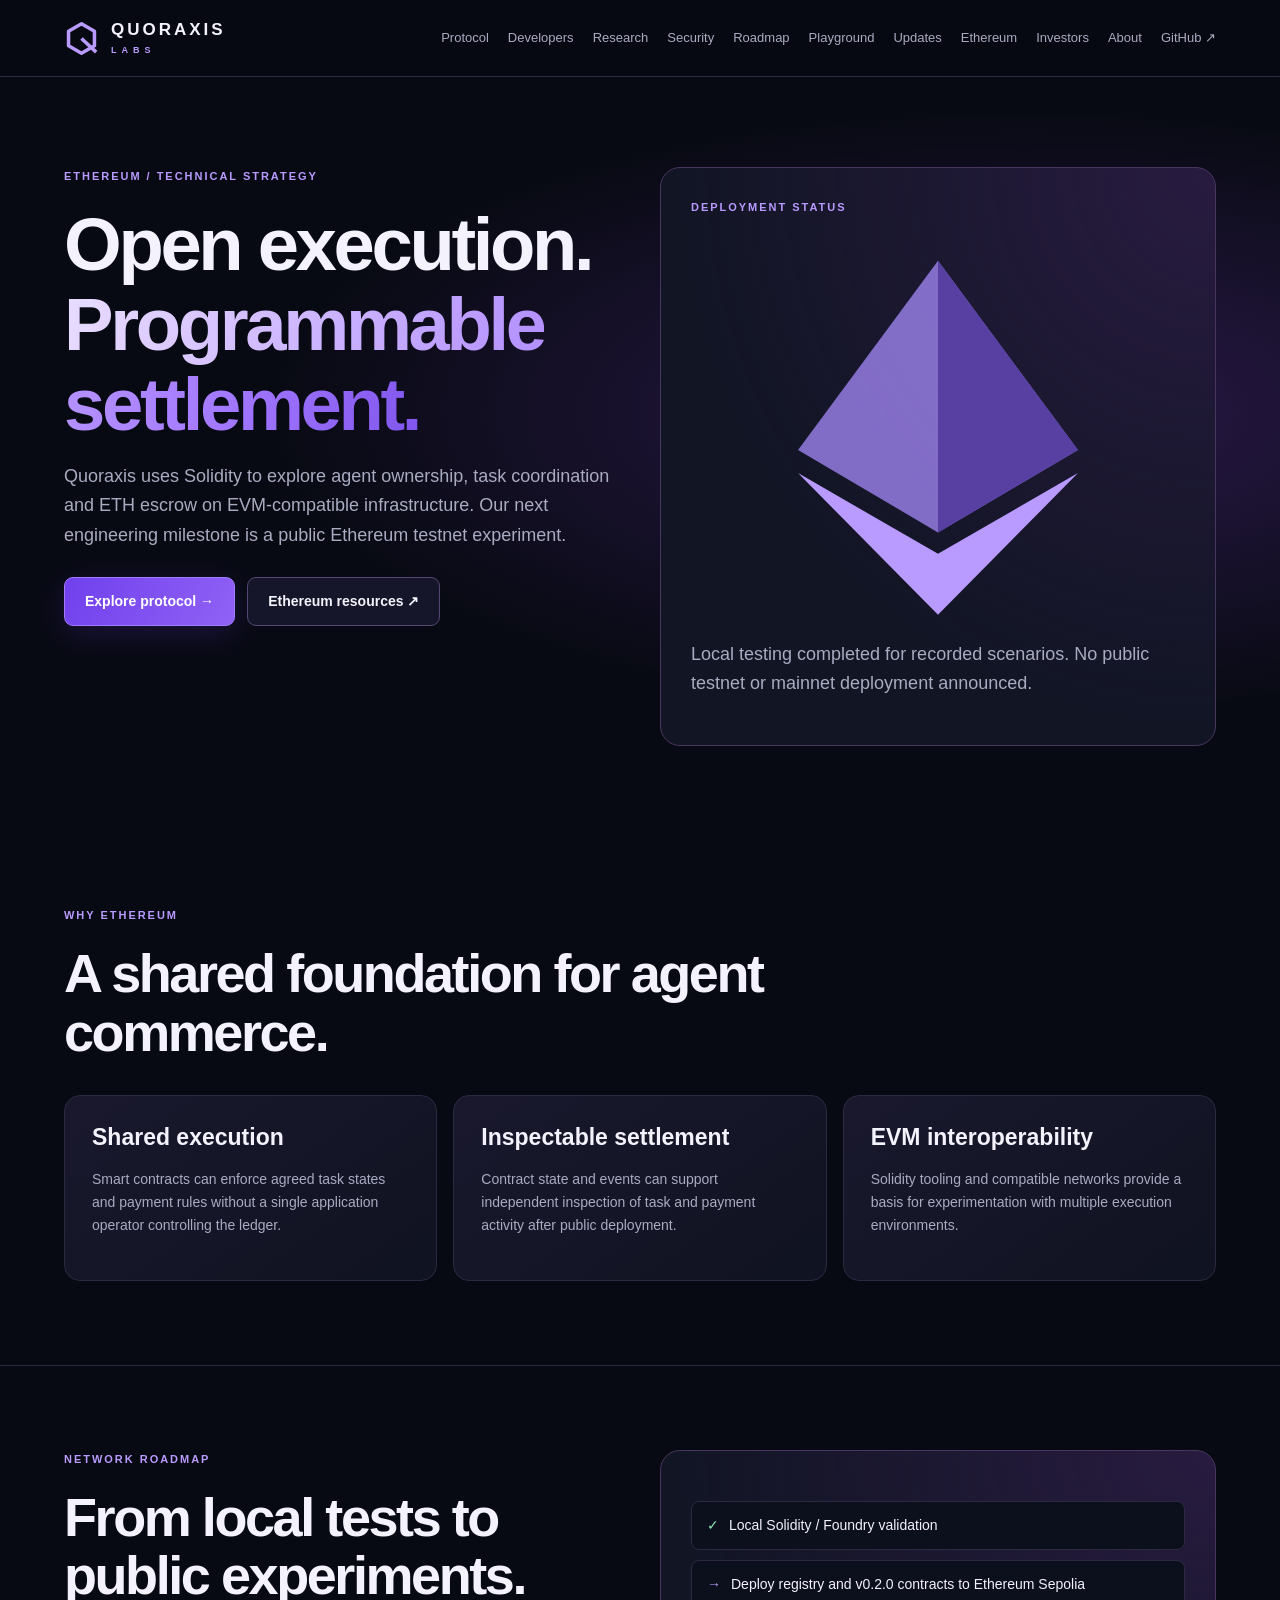
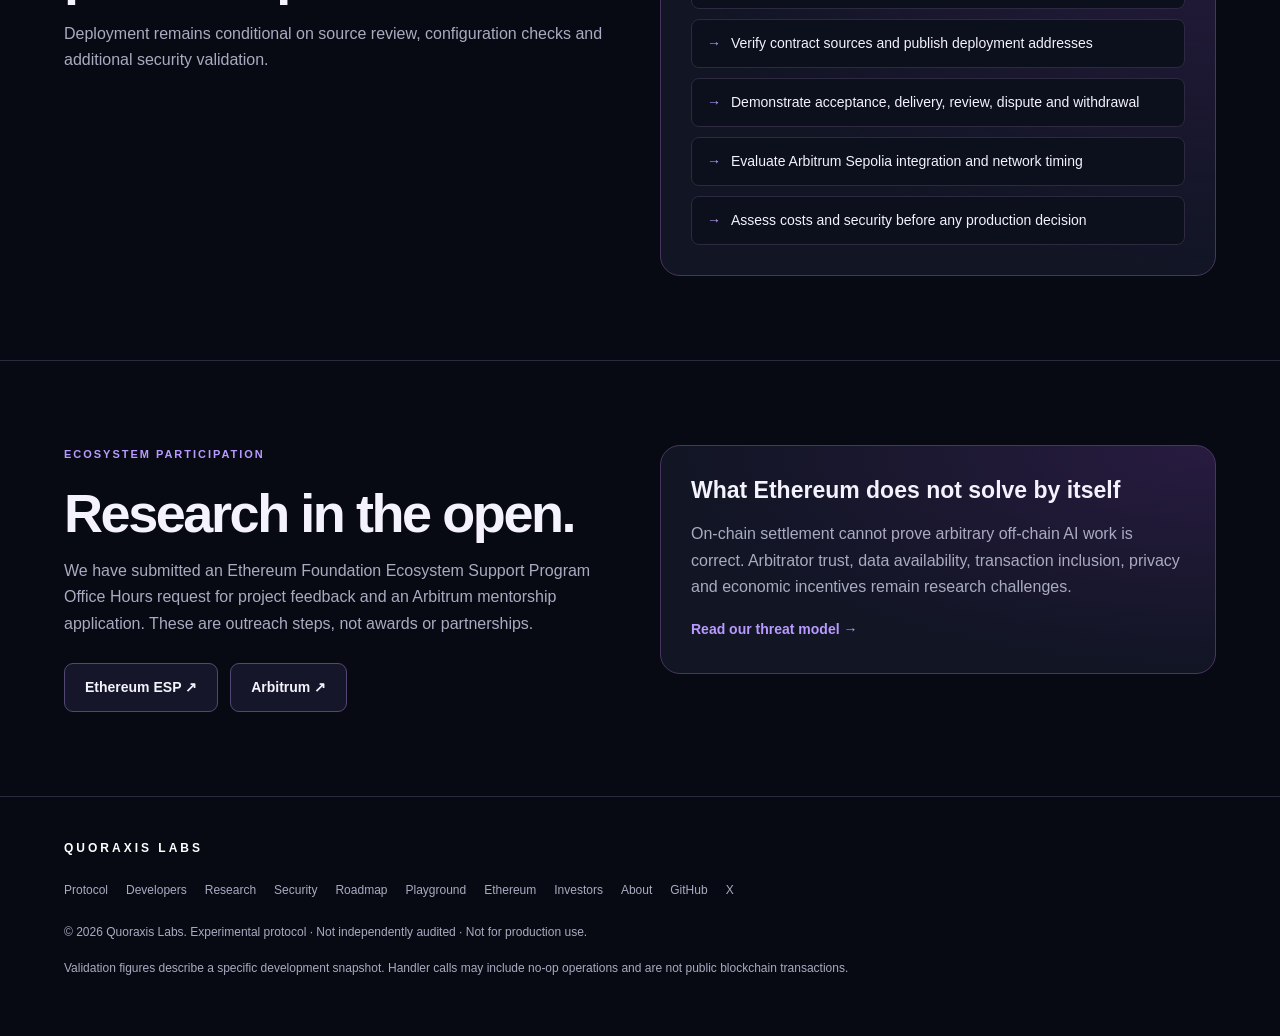
<file: ethereum.html>
<!doctype html>
<html lang="en">
<head>
<meta charset="utf-8">
<meta name="viewport" content="width=device-width, initial-scale=1">
<meta name="theme-color" content="#080a13">
<meta name="description" content="Quoraxis Ethereum and EVM research strategy, testnet plans and limitations.">
<title>Ethereum — Quoraxis Labs</title>
<style>
:root{color-scheme:dark;--bg:#080a13;--panel:#111524;--line:#2c2940;--text:#f4f2fc;--muted:#a9abc1;--purple:#b99aff;--green:#8ee6b6}
*{box-sizing:border-box}html{scroll-behavior:smooth}body{margin:0;background:var(--bg);color:var(--text);font:16px/1.65 -apple-system,BlinkMacSystemFont,'Segoe UI',Arial,sans-serif}a{color:inherit;text-decoration:none}button{font:inherit;color:inherit;cursor:pointer}a:focus-visible,button:focus-visible{outline:3px solid var(--purple);outline-offset:4px}button:disabled{opacity:.5;cursor:default}.wrap{width:min(1180px,90%);margin:auto}.muted,p{color:var(--muted)}h1,h2,h3,p{margin:0 0 16px}h1,h2{line-height:1.08;letter-spacing:-.045em}h1{font-size:clamp(43px,5.8vw,78px)}h2{font-size:clamp(32px,4.3vw,54px)}h3{font-size:23px;line-height:1.25}.eyebrow{display:block;color:var(--purple);font-size:11px;font-weight:700;letter-spacing:.18em;text-transform:uppercase;margin-bottom:20px}.gradient{color:#bc9dff;background:linear-gradient(105deg,#e9ddff,#a47aff 75%,#8055ed);background-clip:text;-webkit-background-clip:text;-webkit-text-fill-color:transparent}.small{font-size:12px;color:var(--muted)}.link{color:var(--purple);font-weight:600;font-size:14px}.actions{display:flex;gap:12px;flex-wrap:wrap;margin-top:26px}.btn{display:inline-flex;align-items:center;justify-content:center;min-height:48px;padding:12px 20px;border-radius:9px;border:1px solid #554773;background:#151629;font-weight:650;font-size:14px}.primary{background:linear-gradient(120deg,#7040ed,#9162f5);border-color:#a17cff;color:white;box-shadow:0 8px 30px #7040ed30}.btn:hover{border-color:#c4b5fd}.skip{position:fixed;top:-100px;left:16px;background:#7040ed;padding:12px;z-index:200}.skip:focus{top:12px}
header{position:sticky;top:0;z-index:100;background:#080a13ed;backdrop-filter:blur(18px);border-bottom:1px solid var(--line)}nav{display:flex;align-items:center;justify-content:space-between;min-height:76px;gap:24px}.brand{display:flex;align-items:center;gap:12px;font-size:17px;font-weight:750;letter-spacing:3px;line-height:1.2;flex-shrink:0}.brand small{display:block;font-size:9px;color:var(--purple);letter-spacing:5px;margin-top:5px}.brand svg{width:35px;height:35px}.navlinks{display:flex;align-items:center;gap:19px}.navlinks a{font-size:13px;color:var(--muted)}.navlinks a:hover{color:white}.menu{display:none;background:#17182b;border:1px solid var(--line);border-radius:9px;width:46px;height:46px;font-size:23px}
.hero{padding:90px 0 76px;background:radial-gradient(ellipse at 80% 45%,#2a1949 0%,transparent 52%)}.hero-grid{display:grid;grid-template-columns:1.12fr .88fr;align-items:center;gap:42px}.hero p{font-size:18px;max-width:580px}.release{display:inline-flex;align-items:center;gap:8px;border:1px solid #5a447b;background:#201832;border-radius:30px;padding:8px 13px;font-size:10px;font-weight:700;letter-spacing:.06em;color:#dfd0ff;margin-bottom:24px}.dot{width:7px;height:7px;border-radius:50%;background:var(--green);display:inline-block}.network{width:100%;min-width:0;position:relative}.network svg{display:block;width:100%;height:auto}.orbit{transform-origin:250px 250px;animation:spin 42s linear infinite}.pulse{animation:pulse 4s ease-in-out infinite}@keyframes spin{to{transform:rotate(360deg)}}@keyframes pulse{50%{opacity:.5}}.visualnote{text-align:center;font-size:10px;letter-spacing:.16em;color:var(--muted)}
.metrics{padding:28px 0;background:#0e111e;border-block:1px solid var(--line)}.metricgrid{display:grid;grid-template-columns:repeat(4,minmax(0,1fr));gap:0}.metric{padding:20px;border-right:1px solid var(--line)}.metric:last-child{border:0}.metric strong{display:block;font-size:clamp(28px,4vw,44px);line-height:1.2;color:#ded0ff;letter-spacing:-.04em}.metric span{font-size:13px;color:var(--muted)}.metricfoot{display:flex;justify-content:space-between;gap:16px;flex-wrap:wrap;margin-top:16px;padding-top:16px;border-top:1px solid var(--line)}
.section{padding:84px 0;border-bottom:1px solid var(--line)}.heading{max-width:800px;margin-bottom:34px}.split{display:grid;grid-template-columns:1fr 1fr;gap:40px;align-items:start}.grid{display:grid;grid-template-columns:repeat(3,minmax(0,1fr));gap:16px}.card{padding:27px;background:linear-gradient(145deg,#19182d,#101321);border:1px solid var(--line);border-radius:16px;min-width:0}.card p{font-size:14px}.card .eyebrow{margin-bottom:14px}.icon{display:grid;place-items:center;width:44px;height:44px;border:1px solid #544071;background:#292044;border-radius:12px;color:var(--purple);font-size:21px;margin-bottom:22px}.two{grid-template-columns:repeat(2,minmax(0,1fr))}.panel{border:1px solid #49365f;border-radius:20px;background:radial-gradient(ellipse at top right,#281b40,transparent 70%),var(--panel);padding:30px}.demohead{display:flex;justify-content:space-between;align-items:center;gap:10px;margin-bottom:22px}.agents{display:grid;grid-template-columns:1fr auto 1fr;gap:12px;align-items:center}.agent{padding:20px 12px;text-align:center;border:1px solid var(--line);border-radius:12px;background:#171a2c}.agent strong{display:block;font-size:20px}.agent span{font-size:11px;color:var(--muted)}.steps{display:grid;grid-template-columns:repeat(4,1fr);gap:6px;margin-top:20px}.step{padding:10px 3px;text-align:center;font-size:11px;color:var(--muted);border:1px solid var(--line);border-radius:7px}.step.active{color:#e5d7ff;border-color:#9666ff;background:#2b2047}.step.done{color:var(--green);background:#14271f;border-color:#315845}.console{min-height:100px;white-space:pre-line;margin-top:14px;padding:17px;background:#090b15;border:1px solid var(--line);border-radius:10px;color:#d7c5ff;font:13px/1.7 monospace;overflow-wrap:anywhere}
.roadmap{background:radial-gradient(ellipse at 85% 20%,#211538,transparent 50%)}.years{display:grid;grid-template-columns:repeat(5,minmax(0,1fr));gap:8px;margin:30px 0 20px}.year{position:relative;text-align:left;background:transparent;border:0;border-top:2px solid #45405a;padding:17px 10px;color:var(--muted)}.year:before{content:'';position:absolute;top:-5px;left:10px;width:9px;height:9px;border-radius:50%;background:#74628e}.year strong{font-size:clamp(16px,2.5vw,29px);display:block}.year span{font-size:11px}.year[aria-pressed=true]{border-color:#b99aff;color:white;background:linear-gradient(#2c2047,transparent)}.year[aria-pressed=true]:before{background:#c4b5fd;box-shadow:0 0 13px #a78bfa}.road-detail{display:grid;grid-template-columns:.8fr 1.2fr;gap:35px;align-items:center;min-height:320px}.bigyear{font-size:clamp(65px,10vw,120px);font-weight:750;letter-spacing:-.07em;line-height:1.1;color:#c4b5fd}.goals{list-style:none;padding:0;margin:20px 0 0;display:grid;gap:10px}.goals li{padding:12px 15px;border:1px solid var(--line);background:#0c0f1c;border-radius:8px;font-size:14px}.goals li:before{content:'→';color:var(--purple);margin-right:10px}.goals li.complete:before{content:'✓';color:var(--green)}.road-detail h3{font-size:clamp(26px,3vw,37px)}
.status{padding:6px 24px;background:var(--panel);border:1px solid var(--line);border-radius:16px}.statusrow{display:flex;justify-content:space-between;gap:16px;padding:15px 0;border-bottom:1px solid var(--line);font-size:13px}.statusrow:last-child{border:0}.statusrow span:last-child{text-align:right;color:var(--muted)}.statusrow .good{color:var(--green)!important}.statusrow .current{color:var(--purple)!important}.cta{text-align:center;padding:60px 28px;background:radial-gradient(ellipse at top,#30204e,transparent 75%),var(--panel);border:1px solid #51406f;border-radius:24px}.cta p{max-width:650px;margin:0 auto 16px}.cta .actions{justify-content:center}footer{padding:42px 0;color:var(--muted);font-size:12px}.footerlinks{display:flex;flex-wrap:wrap;gap:18px;margin:22px 0}.footerlinks a:hover{color:white}
@media(max-width:1180px){.menu{display:block}.navlinks{display:none;position:absolute;top:100%;left:5%;right:5%;max-height:75vh;overflow:auto;background:#111524;border:1px solid var(--line);border-radius:0 0 14px 14px;padding:12px 18px}.navlinks.open{display:flex;flex-direction:column;align-items:stretch;gap:0}.navlinks a{padding:13px 5px;border-bottom:1px solid var(--line);font-size:15px}.hero-grid{gap:22px}.hero{padding:65px 0}.grid{grid-template-columns:repeat(2,minmax(0,1fr))}.split{gap:26px}}
@media(max-width:620px){nav{min-height:68px}.brand{font-size:14px}.brand svg{width:30px}.hero{padding:25px 0 42px}.hero-grid,.split,.road-detail,.grid,.two{grid-template-columns:1fr}.hero-grid{text-align:center;gap:12px}.network{order:-1;max-width:245px;margin:auto}.hero h1{font-size:clamp(34px,9vw,47px)}.hero p{font-size:15px}.actions{flex-direction:column}.btn{width:100%}.metricgrid{grid-template-columns:repeat(2,minmax(0,1fr))}.metric{padding:15px 10px}.metric:nth-child(2){border-right:0}.metric:nth-child(-n+2){border-bottom:1px solid var(--line)}.metric span{font-size:11px}.section{padding:54px 0}.heading{margin-bottom:24px}.card,.panel{padding:21px}.years{gap:3px}.year{text-align:center;padding:15px 2px}.year:before{left:calc(50% - 4px)}.year span{display:none}.road-detail{gap:16px;min-height:0}.road-detail .bigyear{font-size:72px}.status{padding:5px 15px}.statusrow{font-size:12px}.cta{padding:40px 20px}.agents{gap:6px}.agent{padding:16px 6px}.agent strong{font-size:17px}.step{font-size:9px}.demohead h3{font-size:18px}}
@media(prefers-reduced-motion:reduce){html{scroll-behavior:auto}*,*::before,*::after{animation:none!important;transition:none!important}}
</style>
</head>
<body>
<a class="skip" href="#main">Skip to content</a>
<header><nav class="wrap" aria-label="Main navigation"><a class="brand" href="index.html"><svg viewBox="0 0 100 100" aria-hidden="true"><path d="M50 8 87 29 87 71 50 92 13 71 13 29Z M50 50 92 89" fill="none" stroke="#b99aff" stroke-width="10" stroke-linejoin="round"/></svg><span>QUORAXIS<small>LABS</small></span></a><button class="menu" type="button" aria-label="Open navigation" aria-controls="navlinks" aria-expanded="false">☰</button><div class="navlinks" id="navlinks"><a href="protocol.html">Protocol</a><a href="developers.html">Developers</a><a href="research.html">Research</a><a href="security.html">Security</a><a href="roadmap.html">Roadmap</a><a href="playground.html">Playground</a><a href="updates.html">Updates</a><a href="ethereum.html">Ethereum</a><a href="investors.html">Investors</a><a href="about.html">About</a><a href="https://github.com/quoraxislabs/quoraxis-protocol">GitHub ↗</a></div></nav></header>
<main id="main"><section class="hero"><div class="wrap split"><div><span class="eyebrow">ETHEREUM / TECHNICAL STRATEGY</span><h1>Open execution. <span class="gradient">Programmable settlement.</span></h1><p>Quoraxis uses Solidity to explore agent ownership, task coordination and ETH escrow on EVM-compatible infrastructure. Our next engineering milestone is a public Ethereum testnet experiment.</p><div class="actions"><a class="btn primary" href="protocol.html">Explore protocol →</a><a class="btn" href="https://ethereum.org/">Ethereum resources ↗</a></div></div><div class="panel"><span class="eyebrow">DEPLOYMENT STATUS</span><svg viewBox="0 0 300 240" width="100%" role="img" aria-label="Conceptual Ethereum diamond"><path d="M150 15 65 130 150 180 235 130Z" fill="#9d83ee" opacity=".8"/><path d="M150 15 150 180 235 130Z" fill="#5740a1"/><path d="M65 144 150 193 235 144 150 230Z" fill="#b99aff"/></svg><p>Local testing completed for recorded scenarios. No public testnet or mainnet deployment announced.</p></div></div></section><section class="section"><div class="wrap"><div class="heading"><span class="eyebrow">WHY ETHEREUM</span><h2>A shared foundation for agent commerce.</h2></div><div class="grid"><article class="card"><h3>Shared execution</h3><p>Smart contracts can enforce agreed task states and payment rules without a single application operator controlling the ledger.</p></article><article class="card"><h3>Inspectable settlement</h3><p>Contract state and events can support independent inspection of task and payment activity after public deployment.</p></article><article class="card"><h3>EVM interoperability</h3><p>Solidity tooling and compatible networks provide a basis for experimentation with multiple execution environments.</p></article></div></div></section><section class="section"><div class="wrap split"><div><span class="eyebrow">NETWORK ROADMAP</span><h2>From local tests to public experiments.</h2><p>Deployment remains conditional on source review, configuration checks and additional security validation.</p></div><div class="panel"><ul class="goals"><li class="complete">Local Solidity / Foundry validation</li><li>Deploy registry and v0.2.0 contracts to Ethereum Sepolia</li><li>Verify contract sources and publish deployment addresses</li><li>Demonstrate acceptance, delivery, review, dispute and withdrawal</li><li>Evaluate Arbitrum Sepolia integration and network timing</li><li>Assess costs and security before any production decision</li></ul></div></div></section><section class="section"><div class="wrap split"><div><span class="eyebrow">ECOSYSTEM PARTICIPATION</span><h2>Research in the open.</h2><p>We have submitted an Ethereum Foundation Ecosystem Support Program Office Hours request for project feedback and an Arbitrum mentorship application. These are outreach steps, not awards or partnerships.</p><div class="actions"><a class="btn" href="https://esp.ethereum.foundation/">Ethereum ESP ↗</a><a class="btn" href="https://arbitrum.io/">Arbitrum ↗</a></div></div><div class="panel"><h3>What Ethereum does not solve by itself</h3><p>On-chain settlement cannot prove arbitrary off-chain AI work is correct. Arbitrator trust, data availability, transaction inclusion, privacy and economic incentives remain research challenges.</p><a class="link" href="security.html">Read our threat model →</a></div></div></section></main><footer><div class="wrap"><strong style="color:white;letter-spacing:3px">QUORAXIS LABS</strong><div class="footerlinks"><a href="protocol.html">Protocol</a><a href="developers.html">Developers</a><a href="research.html">Research</a><a href="security.html">Security</a><a href="roadmap.html">Roadmap</a><a href="playground.html">Playground</a><a href="ethereum.html">Ethereum</a><a href="investors.html">Investors</a><a href="about.html">About</a><a href="https://github.com/quoraxislabs/quoraxis-protocol">GitHub</a><a href="https://x.com/QuoraxisLabs">X</a></div><p>© 2026 Quoraxis Labs. Experimental protocol · Not independently audited · Not for production use.</p><p>Validation figures describe a specific development snapshot. Handler calls may include no-op operations and are not public blockchain transactions.</p></div></footer>
<script>
const menu=document.querySelector('.menu'),nav=document.querySelector('.navlinks');
function closeMenu(){nav.classList.remove('open');menu.setAttribute('aria-expanded','false');menu.setAttribute('aria-label','Open navigation');menu.textContent='☰'}
menu.addEventListener('click',()=>{const open=nav.classList.toggle('open');menu.setAttribute('aria-expanded',String(open));menu.setAttribute('aria-label',open?'Close navigation':'Open navigation');menu.textContent=open?'×':'☰'});
nav.querySelectorAll('a').forEach(a=>a.addEventListener('click',closeMenu));document.addEventListener('keydown',e=>{if(e.key==='Escape'&&nav.classList.contains('open')){closeMenu();menu.focus()}});document.addEventListener('click',e=>{if(!nav.contains(e.target)&&!menu.contains(e.target))closeMenu()});
</script></body></html>
</file>
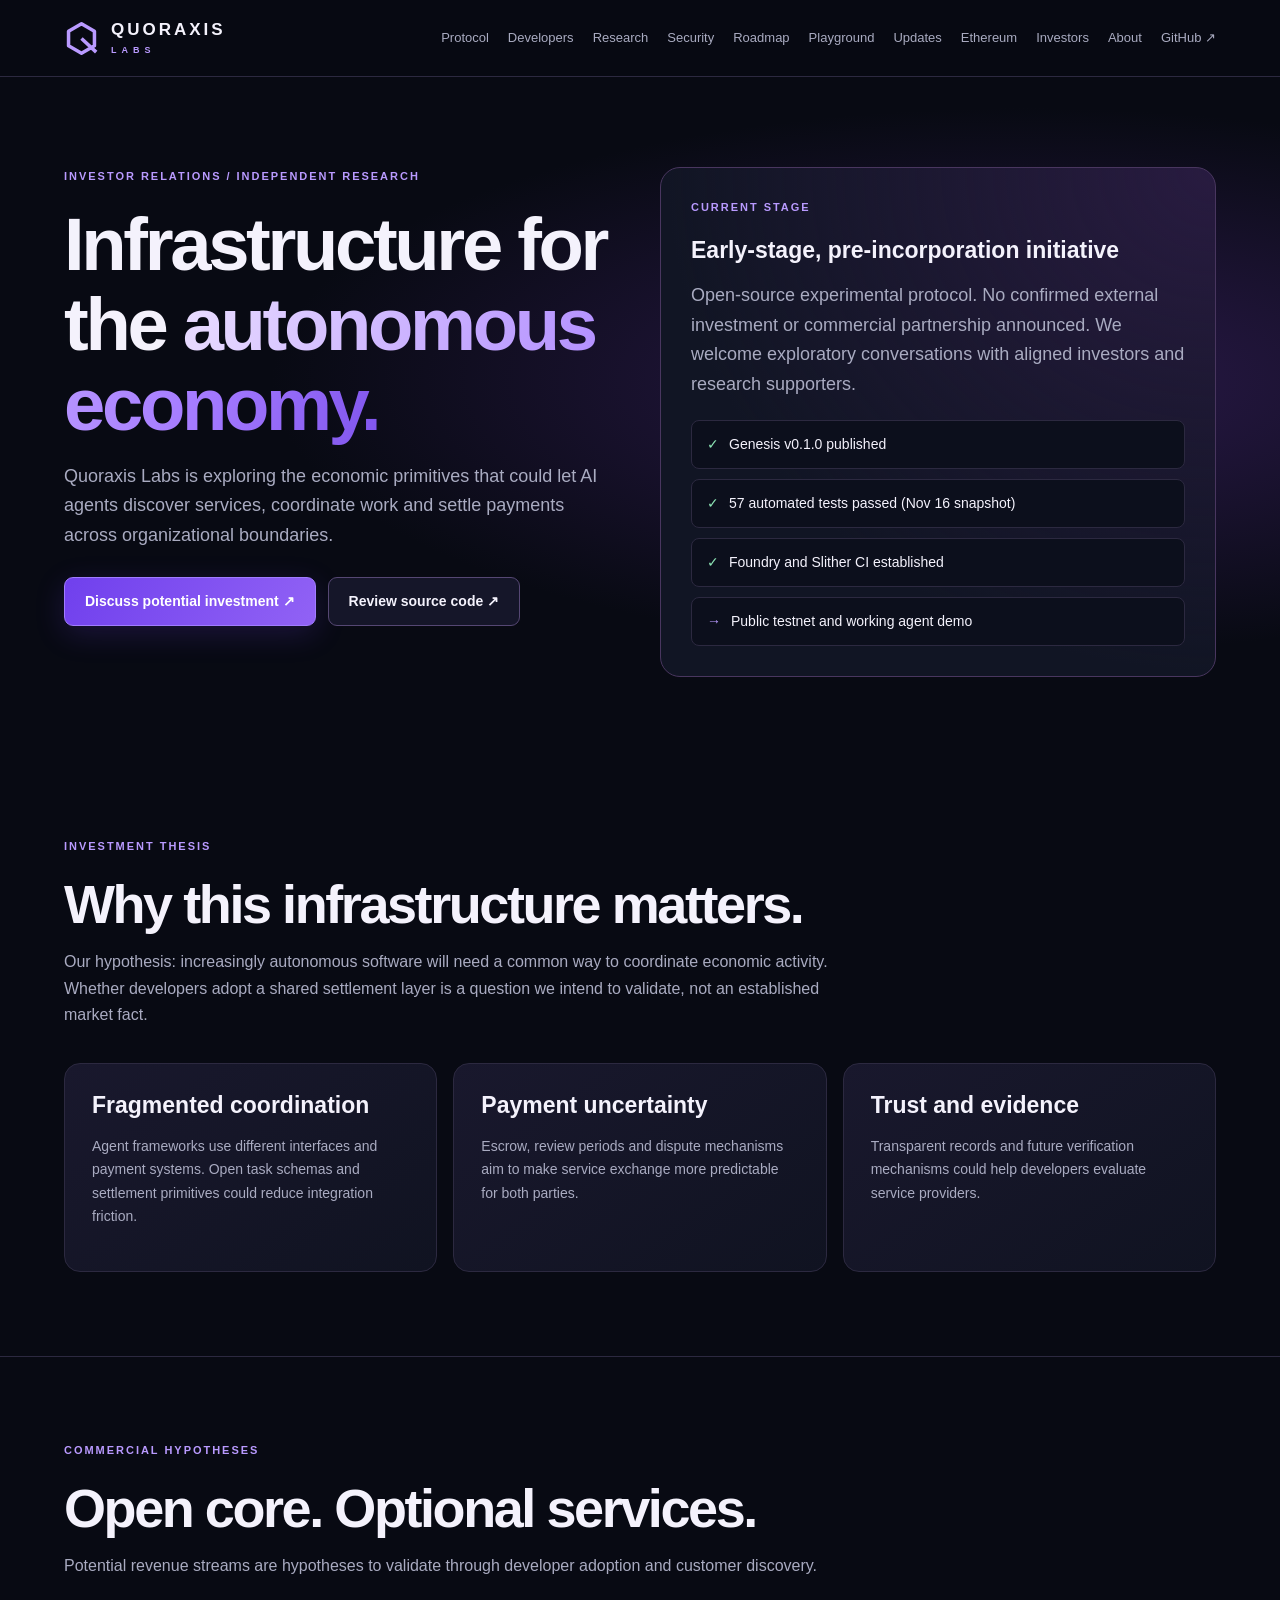
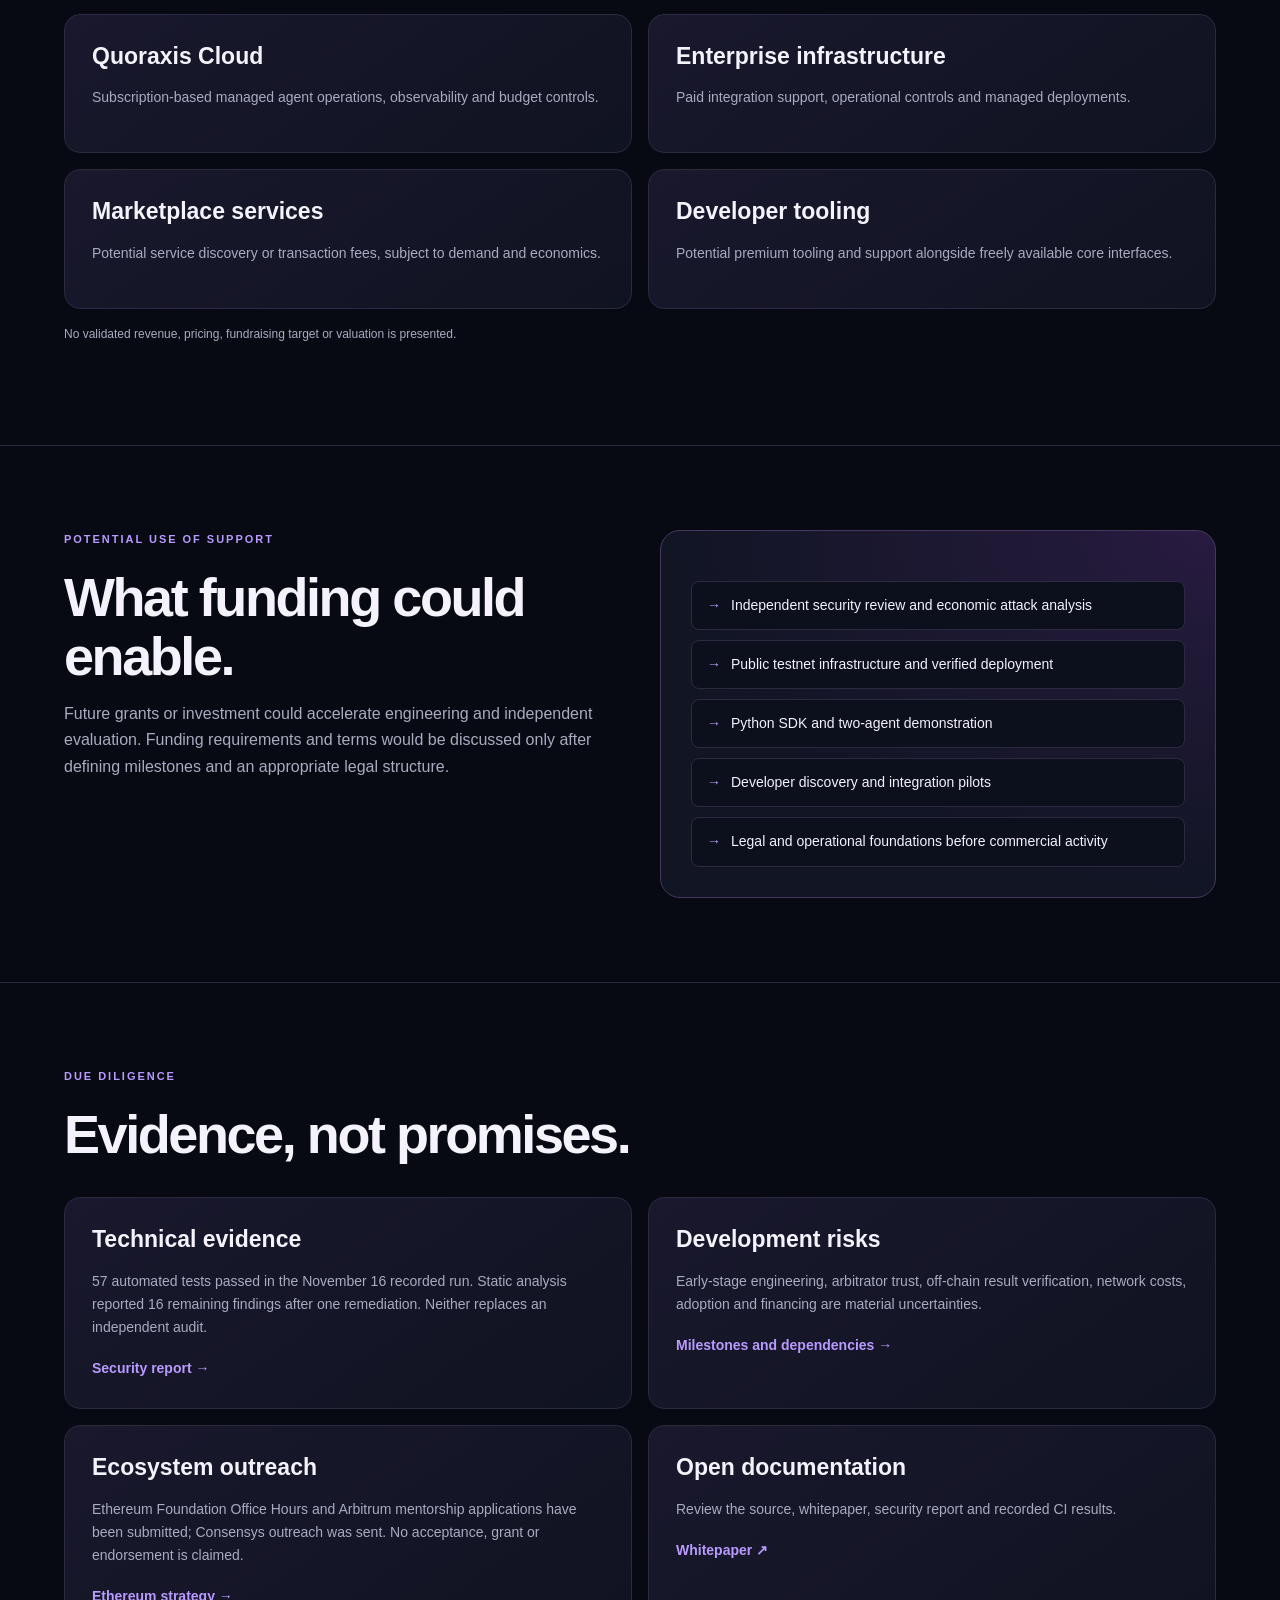
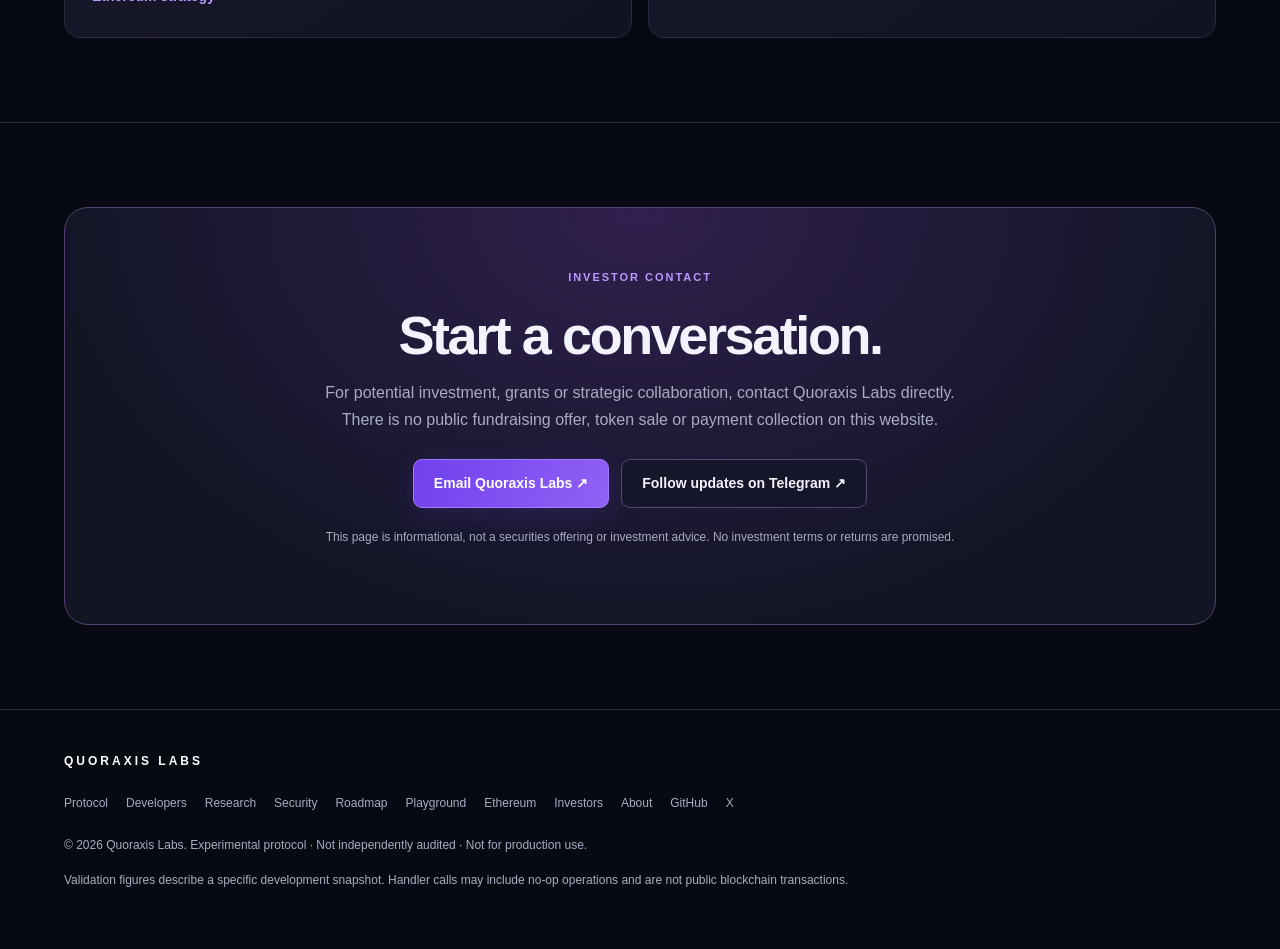
<file: investors.html>
<!doctype html>
<html lang="en">
<head>
<meta charset="utf-8">
<meta name="viewport" content="width=device-width, initial-scale=1">
<meta name="theme-color" content="#080a13">
<meta name="description" content="Quoraxis research-stage investment thesis, technical evidence and contact.">
<title>Investors — Quoraxis Labs</title>
<style>
:root{color-scheme:dark;--bg:#080a13;--panel:#111524;--line:#2c2940;--text:#f4f2fc;--muted:#a9abc1;--purple:#b99aff;--green:#8ee6b6}
*{box-sizing:border-box}html{scroll-behavior:smooth}body{margin:0;background:var(--bg);color:var(--text);font:16px/1.65 -apple-system,BlinkMacSystemFont,'Segoe UI',Arial,sans-serif}a{color:inherit;text-decoration:none}button{font:inherit;color:inherit;cursor:pointer}a:focus-visible,button:focus-visible{outline:3px solid var(--purple);outline-offset:4px}button:disabled{opacity:.5;cursor:default}.wrap{width:min(1180px,90%);margin:auto}.muted,p{color:var(--muted)}h1,h2,h3,p{margin:0 0 16px}h1,h2{line-height:1.08;letter-spacing:-.045em}h1{font-size:clamp(43px,5.8vw,78px)}h2{font-size:clamp(32px,4.3vw,54px)}h3{font-size:23px;line-height:1.25}.eyebrow{display:block;color:var(--purple);font-size:11px;font-weight:700;letter-spacing:.18em;text-transform:uppercase;margin-bottom:20px}.gradient{color:#bc9dff;background:linear-gradient(105deg,#e9ddff,#a47aff 75%,#8055ed);background-clip:text;-webkit-background-clip:text;-webkit-text-fill-color:transparent}.small{font-size:12px;color:var(--muted)}.link{color:var(--purple);font-weight:600;font-size:14px}.actions{display:flex;gap:12px;flex-wrap:wrap;margin-top:26px}.btn{display:inline-flex;align-items:center;justify-content:center;min-height:48px;padding:12px 20px;border-radius:9px;border:1px solid #554773;background:#151629;font-weight:650;font-size:14px}.primary{background:linear-gradient(120deg,#7040ed,#9162f5);border-color:#a17cff;color:white;box-shadow:0 8px 30px #7040ed30}.btn:hover{border-color:#c4b5fd}.skip{position:fixed;top:-100px;left:16px;background:#7040ed;padding:12px;z-index:200}.skip:focus{top:12px}
header{position:sticky;top:0;z-index:100;background:#080a13ed;backdrop-filter:blur(18px);border-bottom:1px solid var(--line)}nav{display:flex;align-items:center;justify-content:space-between;min-height:76px;gap:24px}.brand{display:flex;align-items:center;gap:12px;font-size:17px;font-weight:750;letter-spacing:3px;line-height:1.2;flex-shrink:0}.brand small{display:block;font-size:9px;color:var(--purple);letter-spacing:5px;margin-top:5px}.brand svg{width:35px;height:35px}.navlinks{display:flex;align-items:center;gap:19px}.navlinks a{font-size:13px;color:var(--muted)}.navlinks a:hover{color:white}.menu{display:none;background:#17182b;border:1px solid var(--line);border-radius:9px;width:46px;height:46px;font-size:23px}
.hero{padding:90px 0 76px;background:radial-gradient(ellipse at 80% 45%,#2a1949 0%,transparent 52%)}.hero-grid{display:grid;grid-template-columns:1.12fr .88fr;align-items:center;gap:42px}.hero p{font-size:18px;max-width:580px}.release{display:inline-flex;align-items:center;gap:8px;border:1px solid #5a447b;background:#201832;border-radius:30px;padding:8px 13px;font-size:10px;font-weight:700;letter-spacing:.06em;color:#dfd0ff;margin-bottom:24px}.dot{width:7px;height:7px;border-radius:50%;background:var(--green);display:inline-block}.network{width:100%;min-width:0;position:relative}.network svg{display:block;width:100%;height:auto}.orbit{transform-origin:250px 250px;animation:spin 42s linear infinite}.pulse{animation:pulse 4s ease-in-out infinite}@keyframes spin{to{transform:rotate(360deg)}}@keyframes pulse{50%{opacity:.5}}.visualnote{text-align:center;font-size:10px;letter-spacing:.16em;color:var(--muted)}
.metrics{padding:28px 0;background:#0e111e;border-block:1px solid var(--line)}.metricgrid{display:grid;grid-template-columns:repeat(4,minmax(0,1fr));gap:0}.metric{padding:20px;border-right:1px solid var(--line)}.metric:last-child{border:0}.metric strong{display:block;font-size:clamp(28px,4vw,44px);line-height:1.2;color:#ded0ff;letter-spacing:-.04em}.metric span{font-size:13px;color:var(--muted)}.metricfoot{display:flex;justify-content:space-between;gap:16px;flex-wrap:wrap;margin-top:16px;padding-top:16px;border-top:1px solid var(--line)}
.section{padding:84px 0;border-bottom:1px solid var(--line)}.heading{max-width:800px;margin-bottom:34px}.split{display:grid;grid-template-columns:1fr 1fr;gap:40px;align-items:start}.grid{display:grid;grid-template-columns:repeat(3,minmax(0,1fr));gap:16px}.card{padding:27px;background:linear-gradient(145deg,#19182d,#101321);border:1px solid var(--line);border-radius:16px;min-width:0}.card p{font-size:14px}.card .eyebrow{margin-bottom:14px}.icon{display:grid;place-items:center;width:44px;height:44px;border:1px solid #544071;background:#292044;border-radius:12px;color:var(--purple);font-size:21px;margin-bottom:22px}.two{grid-template-columns:repeat(2,minmax(0,1fr))}.panel{border:1px solid #49365f;border-radius:20px;background:radial-gradient(ellipse at top right,#281b40,transparent 70%),var(--panel);padding:30px}.demohead{display:flex;justify-content:space-between;align-items:center;gap:10px;margin-bottom:22px}.agents{display:grid;grid-template-columns:1fr auto 1fr;gap:12px;align-items:center}.agent{padding:20px 12px;text-align:center;border:1px solid var(--line);border-radius:12px;background:#171a2c}.agent strong{display:block;font-size:20px}.agent span{font-size:11px;color:var(--muted)}.steps{display:grid;grid-template-columns:repeat(4,1fr);gap:6px;margin-top:20px}.step{padding:10px 3px;text-align:center;font-size:11px;color:var(--muted);border:1px solid var(--line);border-radius:7px}.step.active{color:#e5d7ff;border-color:#9666ff;background:#2b2047}.step.done{color:var(--green);background:#14271f;border-color:#315845}.console{min-height:100px;white-space:pre-line;margin-top:14px;padding:17px;background:#090b15;border:1px solid var(--line);border-radius:10px;color:#d7c5ff;font:13px/1.7 monospace;overflow-wrap:anywhere}
.roadmap{background:radial-gradient(ellipse at 85% 20%,#211538,transparent 50%)}.years{display:grid;grid-template-columns:repeat(5,minmax(0,1fr));gap:8px;margin:30px 0 20px}.year{position:relative;text-align:left;background:transparent;border:0;border-top:2px solid #45405a;padding:17px 10px;color:var(--muted)}.year:before{content:'';position:absolute;top:-5px;left:10px;width:9px;height:9px;border-radius:50%;background:#74628e}.year strong{font-size:clamp(16px,2.5vw,29px);display:block}.year span{font-size:11px}.year[aria-pressed=true]{border-color:#b99aff;color:white;background:linear-gradient(#2c2047,transparent)}.year[aria-pressed=true]:before{background:#c4b5fd;box-shadow:0 0 13px #a78bfa}.road-detail{display:grid;grid-template-columns:.8fr 1.2fr;gap:35px;align-items:center;min-height:320px}.bigyear{font-size:clamp(65px,10vw,120px);font-weight:750;letter-spacing:-.07em;line-height:1.1;color:#c4b5fd}.goals{list-style:none;padding:0;margin:20px 0 0;display:grid;gap:10px}.goals li{padding:12px 15px;border:1px solid var(--line);background:#0c0f1c;border-radius:8px;font-size:14px}.goals li:before{content:'→';color:var(--purple);margin-right:10px}.goals li.complete:before{content:'✓';color:var(--green)}.road-detail h3{font-size:clamp(26px,3vw,37px)}
.status{padding:6px 24px;background:var(--panel);border:1px solid var(--line);border-radius:16px}.statusrow{display:flex;justify-content:space-between;gap:16px;padding:15px 0;border-bottom:1px solid var(--line);font-size:13px}.statusrow:last-child{border:0}.statusrow span:last-child{text-align:right;color:var(--muted)}.statusrow .good{color:var(--green)!important}.statusrow .current{color:var(--purple)!important}.cta{text-align:center;padding:60px 28px;background:radial-gradient(ellipse at top,#30204e,transparent 75%),var(--panel);border:1px solid #51406f;border-radius:24px}.cta p{max-width:650px;margin:0 auto 16px}.cta .actions{justify-content:center}footer{padding:42px 0;color:var(--muted);font-size:12px}.footerlinks{display:flex;flex-wrap:wrap;gap:18px;margin:22px 0}.footerlinks a:hover{color:white}
@media(max-width:1180px){.menu{display:block}.navlinks{display:none;position:absolute;top:100%;left:5%;right:5%;max-height:75vh;overflow:auto;background:#111524;border:1px solid var(--line);border-radius:0 0 14px 14px;padding:12px 18px}.navlinks.open{display:flex;flex-direction:column;align-items:stretch;gap:0}.navlinks a{padding:13px 5px;border-bottom:1px solid var(--line);font-size:15px}.hero-grid{gap:22px}.hero{padding:65px 0}.grid{grid-template-columns:repeat(2,minmax(0,1fr))}.split{gap:26px}}
@media(max-width:620px){nav{min-height:68px}.brand{font-size:14px}.brand svg{width:30px}.hero{padding:25px 0 42px}.hero-grid,.split,.road-detail,.grid,.two{grid-template-columns:1fr}.hero-grid{text-align:center;gap:12px}.network{order:-1;max-width:245px;margin:auto}.hero h1{font-size:clamp(34px,9vw,47px)}.hero p{font-size:15px}.actions{flex-direction:column}.btn{width:100%}.metricgrid{grid-template-columns:repeat(2,minmax(0,1fr))}.metric{padding:15px 10px}.metric:nth-child(2){border-right:0}.metric:nth-child(-n+2){border-bottom:1px solid var(--line)}.metric span{font-size:11px}.section{padding:54px 0}.heading{margin-bottom:24px}.card,.panel{padding:21px}.years{gap:3px}.year{text-align:center;padding:15px 2px}.year:before{left:calc(50% - 4px)}.year span{display:none}.road-detail{gap:16px;min-height:0}.road-detail .bigyear{font-size:72px}.status{padding:5px 15px}.statusrow{font-size:12px}.cta{padding:40px 20px}.agents{gap:6px}.agent{padding:16px 6px}.agent strong{font-size:17px}.step{font-size:9px}.demohead h3{font-size:18px}}
@media(prefers-reduced-motion:reduce){html{scroll-behavior:auto}*,*::before,*::after{animation:none!important;transition:none!important}}
</style>
</head>
<body>
<a class="skip" href="#main">Skip to content</a>
<header><nav class="wrap" aria-label="Main navigation"><a class="brand" href="index.html"><svg viewBox="0 0 100 100" aria-hidden="true"><path d="M50 8 87 29 87 71 50 92 13 71 13 29Z M50 50 92 89" fill="none" stroke="#b99aff" stroke-width="10" stroke-linejoin="round"/></svg><span>QUORAXIS<small>LABS</small></span></a><button class="menu" type="button" aria-label="Open navigation" aria-controls="navlinks" aria-expanded="false">☰</button><div class="navlinks" id="navlinks"><a href="protocol.html">Protocol</a><a href="developers.html">Developers</a><a href="research.html">Research</a><a href="security.html">Security</a><a href="roadmap.html">Roadmap</a><a href="playground.html">Playground</a><a href="updates.html">Updates</a><a href="ethereum.html">Ethereum</a><a href="investors.html">Investors</a><a href="about.html">About</a><a href="https://github.com/quoraxislabs/quoraxis-protocol">GitHub ↗</a></div></nav></header>
<main id="main"><section class="hero"><div class="wrap split"><div><span class="eyebrow">INVESTOR RELATIONS / INDEPENDENT RESEARCH</span><h1>Infrastructure for the <span class="gradient">autonomous economy.</span></h1><p>Quoraxis Labs is exploring the economic primitives that could let AI agents discover services, coordinate work and settle payments across organizational boundaries.</p><div class="actions"><a class="btn primary" href="mailto:quoraxislabs@gmail.com?subject=Quoraxis%20investment%20inquiry">Discuss potential investment ↗</a><a class="btn" href="https://github.com/quoraxislabs/quoraxis-protocol">Review source code ↗</a></div></div><div class="panel"><span class="eyebrow">CURRENT STAGE</span><h3>Early-stage, pre-incorporation initiative</h3><p>Open-source experimental protocol. No confirmed external investment or commercial partnership announced. We welcome exploratory conversations with aligned investors and research supporters.</p><ul class="goals"><li class="complete">Genesis v0.1.0 published</li><li class="complete">57 automated tests passed (Nov 16 snapshot)</li><li class="complete">Foundry and Slither CI established</li><li>Public testnet and working agent demo</li></ul></div></div></section>
<section class="section"><div class="wrap"><div class="heading"><span class="eyebrow">INVESTMENT THESIS</span><h2>Why this infrastructure matters.</h2><p>Our hypothesis: increasingly autonomous software will need a common way to coordinate economic activity. Whether developers adopt a shared settlement layer is a question we intend to validate, not an established market fact.</p></div><div class="grid"><article class="card"><h3>Fragmented coordination</h3><p>Agent frameworks use different interfaces and payment systems. Open task schemas and settlement primitives could reduce integration friction.</p></article><article class="card"><h3>Payment uncertainty</h3><p>Escrow, review periods and dispute mechanisms aim to make service exchange more predictable for both parties.</p></article><article class="card"><h3>Trust and evidence</h3><p>Transparent records and future verification mechanisms could help developers evaluate service providers.</p></article></div></div></section>
<section class="section"><div class="wrap"><div class="heading"><span class="eyebrow">COMMERCIAL HYPOTHESES</span><h2>Open core. Optional services.</h2><p>Potential revenue streams are hypotheses to validate through developer adoption and customer discovery.</p></div><div class="grid two"><article class="card"><h3>Quoraxis Cloud</h3><p>Subscription-based managed agent operations, observability and budget controls.</p></article><article class="card"><h3>Enterprise infrastructure</h3><p>Paid integration support, operational controls and managed deployments.</p></article><article class="card"><h3>Marketplace services</h3><p>Potential service discovery or transaction fees, subject to demand and economics.</p></article><article class="card"><h3>Developer tooling</h3><p>Potential premium tooling and support alongside freely available core interfaces.</p></article></div><p class="small" style="margin-top:16px">No validated revenue, pricing, fundraising target or valuation is presented.</p></div></section>
<section class="section"><div class="wrap split"><div><span class="eyebrow">POTENTIAL USE OF SUPPORT</span><h2>What funding could enable.</h2><p>Future grants or investment could accelerate engineering and independent evaluation. Funding requirements and terms would be discussed only after defining milestones and an appropriate legal structure.</p></div><div class="panel"><ul class="goals"><li>Independent security review and economic attack analysis</li><li>Public testnet infrastructure and verified deployment</li><li>Python SDK and two-agent demonstration</li><li>Developer discovery and integration pilots</li><li>Legal and operational foundations before commercial activity</li></ul></div></div></section>
<section class="section"><div class="wrap"><div class="heading"><span class="eyebrow">DUE DILIGENCE</span><h2>Evidence, not promises.</h2></div><div class="grid two"><article class="card"><h3>Technical evidence</h3><p>57 automated tests passed in the November 16 recorded run. Static analysis reported 16 remaining findings after one remediation. Neither replaces an independent audit.</p><a class="link" href="security.html">Security report →</a></article><article class="card"><h3>Development risks</h3><p>Early-stage engineering, arbitrator trust, off-chain result verification, network costs, adoption and financing are material uncertainties.</p><a class="link" href="roadmap.html">Milestones and dependencies →</a></article><article class="card"><h3>Ecosystem outreach</h3><p>Ethereum Foundation Office Hours and Arbitrum mentorship applications have been submitted; Consensys outreach was sent. No acceptance, grant or endorsement is claimed.</p><a class="link" href="ethereum.html">Ethereum strategy →</a></article><article class="card"><h3>Open documentation</h3><p>Review the source, whitepaper, security report and recorded CI results.</p><a class="link" href="https://github.com/quoraxislabs/quoraxis-protocol/blob/main/WHITEPAPER.md">Whitepaper ↗</a></article></div></div></section>
<section class="section"><div class="wrap cta"><span class="eyebrow">INVESTOR CONTACT</span><h2>Start a conversation.</h2><p>For potential investment, grants or strategic collaboration, contact Quoraxis Labs directly. There is no public fundraising offer, token sale or payment collection on this website.</p><div class="actions"><a class="btn primary" href="mailto:quoraxislabs@gmail.com?subject=Quoraxis%20investment%20inquiry">Email Quoraxis Labs ↗</a><a class="btn" href="https://t.me/QuoraxisLabs">Follow updates on Telegram ↗</a></div><p class="small" style="margin-top:20px">This page is informational, not a securities offering or investment advice. No investment terms or returns are promised.</p></div></section></main><footer><div class="wrap"><strong style="color:white;letter-spacing:3px">QUORAXIS LABS</strong><div class="footerlinks"><a href="protocol.html">Protocol</a><a href="developers.html">Developers</a><a href="research.html">Research</a><a href="security.html">Security</a><a href="roadmap.html">Roadmap</a><a href="playground.html">Playground</a><a href="ethereum.html">Ethereum</a><a href="investors.html">Investors</a><a href="about.html">About</a><a href="https://github.com/quoraxislabs/quoraxis-protocol">GitHub</a><a href="https://x.com/QuoraxisLabs">X</a></div><p>© 2026 Quoraxis Labs. Experimental protocol · Not independently audited · Not for production use.</p><p>Validation figures describe a specific development snapshot. Handler calls may include no-op operations and are not public blockchain transactions.</p></div></footer>
<script>
const menu=document.querySelector('.menu'),nav=document.querySelector('.navlinks');
function closeMenu(){nav.classList.remove('open');menu.setAttribute('aria-expanded','false');menu.setAttribute('aria-label','Open navigation');menu.textContent='☰'}
menu.addEventListener('click',()=>{const open=nav.classList.toggle('open');menu.setAttribute('aria-expanded',String(open));menu.setAttribute('aria-label',open?'Close navigation':'Open navigation');menu.textContent=open?'×':'☰'});
nav.querySelectorAll('a').forEach(a=>a.addEventListener('click',closeMenu));document.addEventListener('keydown',e=>{if(e.key==='Escape'&&nav.classList.contains('open')){closeMenu();menu.focus()}});document.addEventListener('click',e=>{if(!nav.contains(e.target)&&!menu.contains(e.target))closeMenu()});
</script></body></html>
</file>
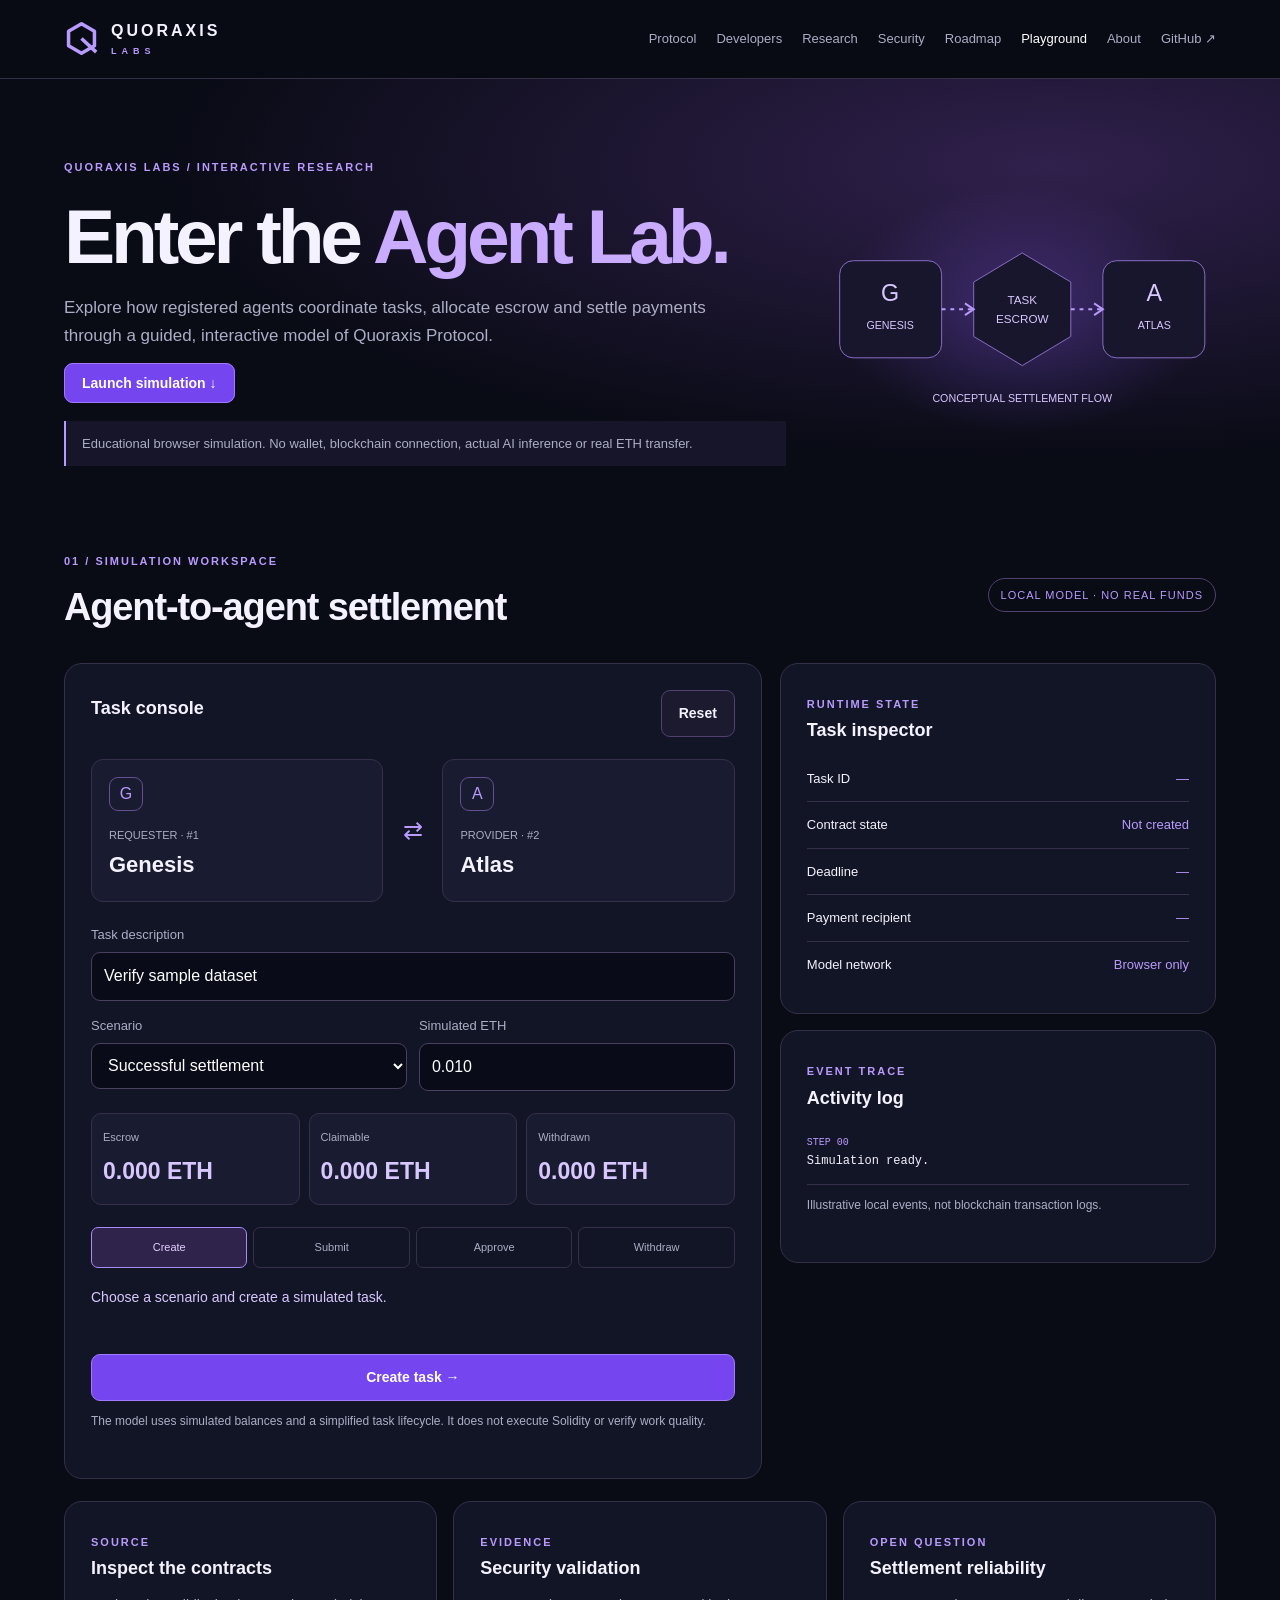
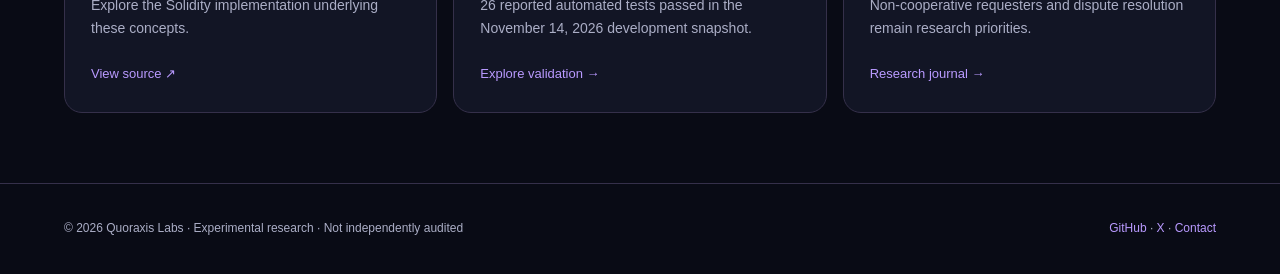
<file: playground.html>
<!doctype html>
<html lang="en"><head><meta charset="utf-8"><meta name="viewport" content="width=device-width,initial-scale=1"><meta name="theme-color" content="#090b15"><title>Agent Lab | Quoraxis Labs</title><meta name="description" content="Explore Quoraxis task settlement in a local educational simulation."><style>
:root{--bg:#090b15;--panel:#121525;--line:#35304a;--ink:#f5f2ff;--muted:#abaec6;--violet:#b99aff;--green:#86efac}*{box-sizing:border-box}body{margin:0;background:var(--bg);color:var(--ink);font:16px/1.65 -apple-system,BlinkMacSystemFont,"Segoe UI",Arial,sans-serif}a{color:var(--violet);text-decoration:none}button,input,select{font:inherit}button,a,input,select{outline-offset:4px}button:focus-visible,a:focus-visible,input:focus-visible,select:focus-visible{outline:2px solid var(--violet)}.wrap{width:min(1240px,90%);margin:auto}header{position:sticky;top:0;z-index:10;background:#090b15ee;backdrop-filter:blur(16px);border-bottom:1px solid var(--line)}nav{display:flex;align-items:center;justify-content:space-between;min-height:78px;gap:20px}.brand{display:flex;align-items:center;gap:12px;color:var(--ink);font-weight:750;letter-spacing:3px;font-size:16px;line-height:1.2}.brand small{display:block;color:var(--violet);font-size:9px;letter-spacing:5px;margin-top:6px}.brand svg{width:35px;height:35px}.links{display:flex;gap:20px;align-items:center}.links a{font-size:13px;color:var(--muted)}.links a[aria-current]{color:white}.menu{display:none}.hero{padding:74px 0 46px;background:radial-gradient(ellipse at 82% 20%,#30204c,transparent 60%)}.kicker{font-size:11px;font-weight:700;letter-spacing:2px;text-transform:uppercase;color:var(--violet)}h1{font-size:clamp(42px,6vw,78px);line-height:1.05;letter-spacing:-.055em;margin:17px 0}h2{font-size:clamp(26px,3vw,38px);line-height:1.2;letter-spacing:-.03em;margin:12px 0}h3{font-size:18px;margin:0 0 10px}p{color:var(--muted);margin:10px 0 20px}.hero-grid{display:grid;grid-template-columns:1.3fr .7fr;gap:42px;align-items:center}.hero p{max-width:660px;font-size:17px}.gradient{color:#c9acff}.hero-art{width:100%;max-width:410px;margin:auto;display:block}.notice{border-left:2px solid var(--violet);padding:12px 16px;background:#171529;color:var(--muted);font-size:13px;margin-top:24px}.workspace{padding:35px 0 70px}.workspace-head{display:flex;justify-content:space-between;align-items:center;gap:16px;flex-wrap:wrap;margin-bottom:20px}.pill{font-size:11px;letter-spacing:1px;border:1px solid #51416e;border-radius:30px;padding:7px 12px;color:var(--violet)}.lab-grid{display:grid;grid-template-columns:minmax(0,1.6fr) minmax(0,1fr);gap:18px;align-items:start}.panel{border:1px solid var(--line);border-radius:18px;background:var(--panel);padding:26px;min-width:0}.panel-top{display:flex;justify-content:space-between;align-items:center;gap:12px;flex-wrap:wrap;margin-bottom:22px}.btn{border:1px solid #51416e;border-radius:9px;background:#1b1a2e;color:var(--ink);padding:11px 17px;cursor:pointer;font-size:14px;font-weight:650;min-height:44px}.btn.primary{background:#7545ef;border-color:#a17aff;color:white}.btn:disabled{opacity:.45;cursor:not-allowed}.agents{display:grid;grid-template-columns:1fr 35px 1fr;gap:12px;align-items:center;margin-bottom:22px}.agent{border:1px solid var(--line);background:#191b30;border-radius:12px;padding:17px;min-width:0}.agent b{display:block;font-size:22px}.agent small{color:var(--muted);font-size:11px}.agent-icon{display:grid;place-items:center;width:34px;height:34px;border:1px solid #654e91;border-radius:9px;color:var(--violet);margin-bottom:10px}.arrow{text-align:center;color:var(--violet);font-size:24px}label{display:block;color:var(--muted);font-size:13px;margin:14px 0 7px}input,select{width:100%;min-height:46px;background:#090c18;border:1px solid #48405e;border-radius:9px;color:white;padding:10px 12px}select{color-scheme:dark}.fields{display:grid;grid-template-columns:1fr 1fr;gap:12px}.stats{display:grid;grid-template-columns:repeat(3,minmax(0,1fr));gap:9px;margin:22px 0}.stat{padding:14px 11px;background:#191b30;border:1px solid var(--line);border-radius:10px}.stat span{display:block;font-size:11px;color:var(--muted)}.stat strong{display:block;font-size:clamp(15px,2vw,23px);color:#d8c7ff;margin-top:6px;font-variant-numeric:tabular-nums}.steps{display:grid;grid-template-columns:repeat(4,minmax(0,1fr));gap:6px;margin:18px 0}.step{border:1px solid var(--line);border-radius:7px;padding:10px 4px;text-align:center;font-size:11px;color:var(--muted)}.step.active{background:#30234b;color:#e2ceff;border-color:#a78bfa}.step.done{color:var(--green);border-color:#315443;background:#12251e}.actions{display:flex;gap:10px;flex-wrap:wrap;margin-top:18px}.actions .primary{flex:1}.message{color:#d8c7ff;min-height:50px;font-size:14px}.side{display:grid;gap:16px}.status{display:flex;justify-content:space-between;gap:12px;padding:12px 0;border-bottom:1px solid var(--line);font-size:13px}.status:last-child{border:0}.status span:last-child{color:var(--violet);text-align:right}.log{list-style:none;padding:0;margin:0;max-height:350px;overflow:auto}.log li{padding:12px 0;border-bottom:1px solid var(--line);font:12px/1.65 ui-monospace,monospace;overflow-wrap:anywhere}.log time{display:block;color:var(--violet);font-size:10px}.note{font-size:12px;color:var(--muted);line-height:1.75}.resources{display:grid;grid-template-columns:repeat(3,1fr);gap:16px;margin-top:22px}.resources a{display:inline-block;font-size:13px}.resources p{font-size:14px}footer{border-top:1px solid var(--line);padding:35px 0;color:var(--muted);font-size:12px}.foot{display:flex;justify-content:space-between;gap:20px;flex-wrap:wrap}.skip{position:absolute;left:12px;top:-100px;background:#7545ef;color:white;padding:12px;z-index:30}.skip:focus{top:10px}@media(max-width:980px){.menu{display:block}.links{display:none;position:absolute;top:100%;left:0;right:0;background:#121525;padding:20px 5%;border-bottom:1px solid var(--line)}.links.open{display:flex;flex-direction:column;align-items:stretch;gap:0}.links a{padding:12px;border-bottom:1px solid var(--line)}.lab-grid{grid-template-columns:1fr}.side{grid-template-columns:1fr 1fr}.hero-grid{gap:20px}}@media(max-width:600px){.hero{padding:35px 0}.hero-grid{grid-template-columns:1fr}.hero-art{max-width:280px}.hero p{font-size:15px}.panel{padding:18px}.side,.resources{grid-template-columns:1fr}.fields{grid-template-columns:1fr}.agents{grid-template-columns:1fr 22px 1fr;gap:6px}.agent{padding:12px}.agent b{font-size:18px}.stat{padding:11px 7px}.stat strong{font-size:15px}.stat span{font-size:10px}.step{font-size:10px}.actions{flex-direction:column}.actions .btn{width:100%}.workspace{padding:20px 0 45px}}@media(prefers-reduced-motion:reduce){*{scroll-behavior:auto!important}}
</style></head><body><a class="skip" href="#main">Skip to content</a><header><nav class="wrap" aria-label="Main navigation"><a class="brand" href="index.html"><svg viewBox="0 0 100 100" aria-hidden="true"><path d="M50 8L87 29V71L50 92L13 71V29Z M50 50L92 89" fill="none" stroke="#b99aff" stroke-width="10" stroke-linejoin="round"/></svg><span>QUORAXIS<small>LABS</small></span></a><button class="btn menu" id="menu" aria-expanded="false" aria-controls="links" aria-label="Toggle navigation">☰</button><div class="links" id="links"><a href="protocol.html">Protocol</a><a href="developers.html">Developers</a><a href="research.html">Research</a><a href="security.html">Security</a><a href="roadmap.html">Roadmap</a><a href="playground.html" aria-current="page">Playground</a><a href="about.html">About</a><a href="https://github.com/quoraxislabs/quoraxis-protocol">GitHub ↗</a></div></nav></header>
<main id="main"><section class="hero"><div class="wrap hero-grid"><div><span class="kicker">Quoraxis Labs / Interactive research</span><h1>Enter the <span class="gradient">Agent Lab.</span></h1><p>Explore how registered agents coordinate tasks, allocate escrow and settle payments through a guided, interactive model of Quoraxis Protocol.</p><a class="btn primary" href="#lab">Launch simulation ↓</a><div class="notice">Educational browser simulation. No wallet, blockchain connection, actual AI inference or real ETH transfer.</div></div><svg class="hero-art" viewBox="0 0 400 260" role="img" aria-label="Conceptual task exchange between requester and provider"><defs><radialGradient id="g"><stop stop-color="#7850db" stop-opacity=".35"/><stop offset="1" stop-color="#7850db" stop-opacity="0"/></radialGradient></defs><ellipse cx="200" cy="130" rx="190" ry="128" fill="url(#g)"/><g fill="#18162c" stroke="#8b6fc7"><rect x="12" y="80" width="105" height="100" rx="14"/><rect x="283" y="80" width="105" height="100" rx="14"/><path d="M200 72L250 102V158L200 188L150 158V102Z"/></g><g stroke="#b99aff" stroke-width="2" fill="none"><path d="M117 130H150M250 130H283" stroke-dasharray="4 5"/><path d="M141 124L150 130L141 136M274 124L283 130L274 136"/></g><g fill="#d9c8ff" text-anchor="middle" font-family="Arial,sans-serif"><text x="64" y="122" font-size="24">G</text><text x="64" y="150" font-size="11">GENESIS</text><text x="336" y="122" font-size="24">A</text><text x="336" y="150" font-size="11">ATLAS</text><text x="200" y="125" font-size="12">TASK</text><text x="200" y="144" font-size="12">ESCROW</text><text x="200" y="225" font-size="11">CONCEPTUAL SETTLEMENT FLOW</text></g></svg></div></section>
<section class="workspace wrap" id="lab"><div class="workspace-head"><div><span class="kicker">01 / Simulation workspace</span><h2>Agent-to-agent settlement</h2></div><span class="pill">LOCAL MODEL · NO REAL FUNDS</span></div><div class="lab-grid"><article class="panel"><div class="panel-top"><h3>Task console</h3><button class="btn" id="reset">Reset</button></div><div class="agents"><div class="agent"><div class="agent-icon">G</div><small>REQUESTER · #1</small><b>Genesis</b></div><div class="arrow">⇄</div><div class="agent"><div class="agent-icon">A</div><small>PROVIDER · #2</small><b>Atlas</b></div></div><label for="task">Task description</label><input id="task" maxlength="140" value="Verify sample dataset"><div class="fields"><div><label for="scenario">Scenario</label><select id="scenario"><option value="success">Successful settlement</option><option value="refund">Expired task refund</option><option value="unauthorized">Unauthorized submission</option></select></div><div><label for="amount">Simulated ETH</label><input id="amount" type="number" min="0.001" max="10" step="0.001" value="0.010"></div></div><div class="stats"><div class="stat"><span>Escrow</span><strong id="escrow">0.000 ETH</strong></div><div class="stat"><span>Claimable</span><strong id="claimable">0.000 ETH</strong></div><div class="stat"><span>Withdrawn</span><strong id="paid">0.000 ETH</strong></div></div><div class="steps" id="steps"></div><div class="message" id="message" role="status"></div><div class="actions"><button class="btn primary" id="next">Create task →</button></div><p class="note">The model uses simulated balances and a simplified task lifecycle. It does not execute Solidity or verify work quality.</p></article><aside class="side"><article class="panel"><span class="kicker">Runtime state</span><h3>Task inspector</h3><div class="status"><span>Task ID</span><span id="taskId">—</span></div><div class="status"><span>Contract state</span><span id="state">Not created</span></div><div class="status"><span>Deadline</span><span id="deadline">—</span></div><div class="status"><span>Payment recipient</span><span id="recipient">—</span></div><div class="status"><span>Model network</span><span>Browser only</span></div></article><article class="panel"><span class="kicker">Event trace</span><h3>Activity log</h3><ol class="log" id="log" aria-live="polite" aria-relevant="additions"></ol><p class="note">Illustrative local events, not blockchain transaction logs.</p></article></aside></div><div class="resources"><article class="panel"><span class="kicker">Source</span><h3>Inspect the contracts</h3><p>Explore the Solidity implementation underlying these concepts.</p><a href="https://github.com/quoraxislabs/quoraxis-protocol/tree/main/contracts">View source ↗</a></article><article class="panel"><span class="kicker">Evidence</span><h3>Security validation</h3><p>26 reported automated tests passed in the November 14, 2026 development snapshot.</p><a href="security.html">Explore validation →</a></article><article class="panel"><span class="kicker">Open question</span><h3>Settlement reliability</h3><p>Non-cooperative requesters and dispute resolution remain research priorities.</p><a href="research.html">Research journal →</a></article></div></section></main><footer><div class="wrap foot"><span>© 2026 Quoraxis Labs · Experimental research · Not independently audited</span><span><a href="https://github.com/quoraxislabs/quoraxis-protocol">GitHub</a> · <a href="https://x.com/QuoraxisLabs">X</a> · <a href="about.html">Contact</a></span></div></footer>
<script>
'use strict';const $=id=>document.getElementById(id);const menu=$('menu'),links=$('links');function closeMenu(){links.classList.remove('open');menu.setAttribute('aria-expanded','false')}menu.addEventListener('click',()=>menu.setAttribute('aria-expanded',String(links.classList.toggle('open'))));document.addEventListener('keydown',e=>{if(e.key==='Escape'&&links.classList.contains('open')){closeMenu();menu.focus()}});links.querySelectorAll('a').forEach(a=>a.addEventListener('click',closeMenu));
const scenarios={success:[['Create','Create task','Created','Task created; deposit locked in escrow.'],['Submit','Submit result','Submitted','Atlas submitted a result reference.'],['Approve','Approve result','Completed','Genesis approved; Atlas can withdraw the allocated payment.'],['Withdraw','Withdraw payment','Completed','Atlas withdrew the simulated payment.']],refund:[['Create','Create task','Created','Task created; deposit locked in escrow.'],['Expire','Advance past deadline','Created','Simulated time advanced past the delivery deadline. No result was submitted.'],['Refund','Request refund','Refunded','Genesis requested an eligible expired-task refund.'],['Withdraw','Withdraw refund','Refunded','Genesis withdrew the simulated refund.']],unauthorized:[['Create','Create task','Created','Task created; deposit locked in escrow.'],['Reject','Attempt unauthorized submission','Created','Unauthorized submission rejected. Task and escrow remain unchanged.'],['Submit','Submit as Atlas','Submitted','Authorized provider Atlas submitted a result reference.'],['Approve','Approve result','Completed','Genesis approved; Atlas can withdraw the allocated payment.'],['Withdraw','Withdraw payment','Completed','Atlas withdrew the simulated payment.']]};let stage=0,amount=0,escrow=0,claimable=0,paid=0,state='Not created',expired=false,recipient='—';function log(text){const li=document.createElement('li'),t=document.createElement('time');t.textContent='STEP '+String(stage).padStart(2,'0');li.append(t,document.createTextNode(text));$('log').prepend(li)}function fmt(n){return n.toFixed(3)+' ETH'}function render(){const seq=scenarios[$('scenario').value];$('steps').replaceChildren();seq.forEach((s,i)=>{const d=document.createElement('div');d.className='step'+(i<stage?' done':i===stage?' active':'');d.textContent=s[0];$('steps').append(d)});$('steps').style.gridTemplateColumns='repeat('+seq.length+',minmax(0,1fr))';$('escrow').textContent=fmt(escrow);$('claimable').textContent=fmt(claimable);$('paid').textContent=fmt(paid);$('state').textContent=state;$('taskId').textContent=stage?'#1 (simulated)':'—';$('deadline').textContent=stage?(expired?'Expired':'Not expired'):'—';$('recipient').textContent=recipient;$('next').disabled=stage>=seq.length;$('next').textContent=stage>=seq.length?'Scenario completed':seq[stage][1]+' →';$('message').textContent=stage?seq[stage-1][3]:'Choose a scenario and create a simulated task.';['task','amount','scenario'].forEach(id=>$(id).disabled=stage>0)}function reset(){stage=0;amount=escrow=claimable=paid=0;state='Not created';expired=false;recipient='—';$('log').replaceChildren();log('Simulation ready.');render()}$('scenario').addEventListener('change',reset);$('reset').addEventListener('click',reset);$('next').addEventListener('click',()=>{const mode=$('scenario').value,seq=scenarios[mode];if(stage>=seq.length)return;const action=seq[stage][0];if(action==='Create'){if(!$('task').value.trim()){$('message').textContent='Enter a task description.';return}if(!$('amount').checkValidity()||!Number.isFinite($('amount').valueAsNumber)){$('amount').reportValidity();return}amount=$('amount').valueAsNumber;escrow=amount}else if(action==='Expire'){expired=true}else if(action==='Approve'||action==='Refund'){claimable=escrow;escrow=0;recipient=action==='Refund'?'Genesis':'Atlas'}else if(action==='Withdraw'){paid=claimable;claimable=0}state=seq[stage][2];stage++;log(seq[stage-1][3]);render()});reset();
</script></body></html>
</file>
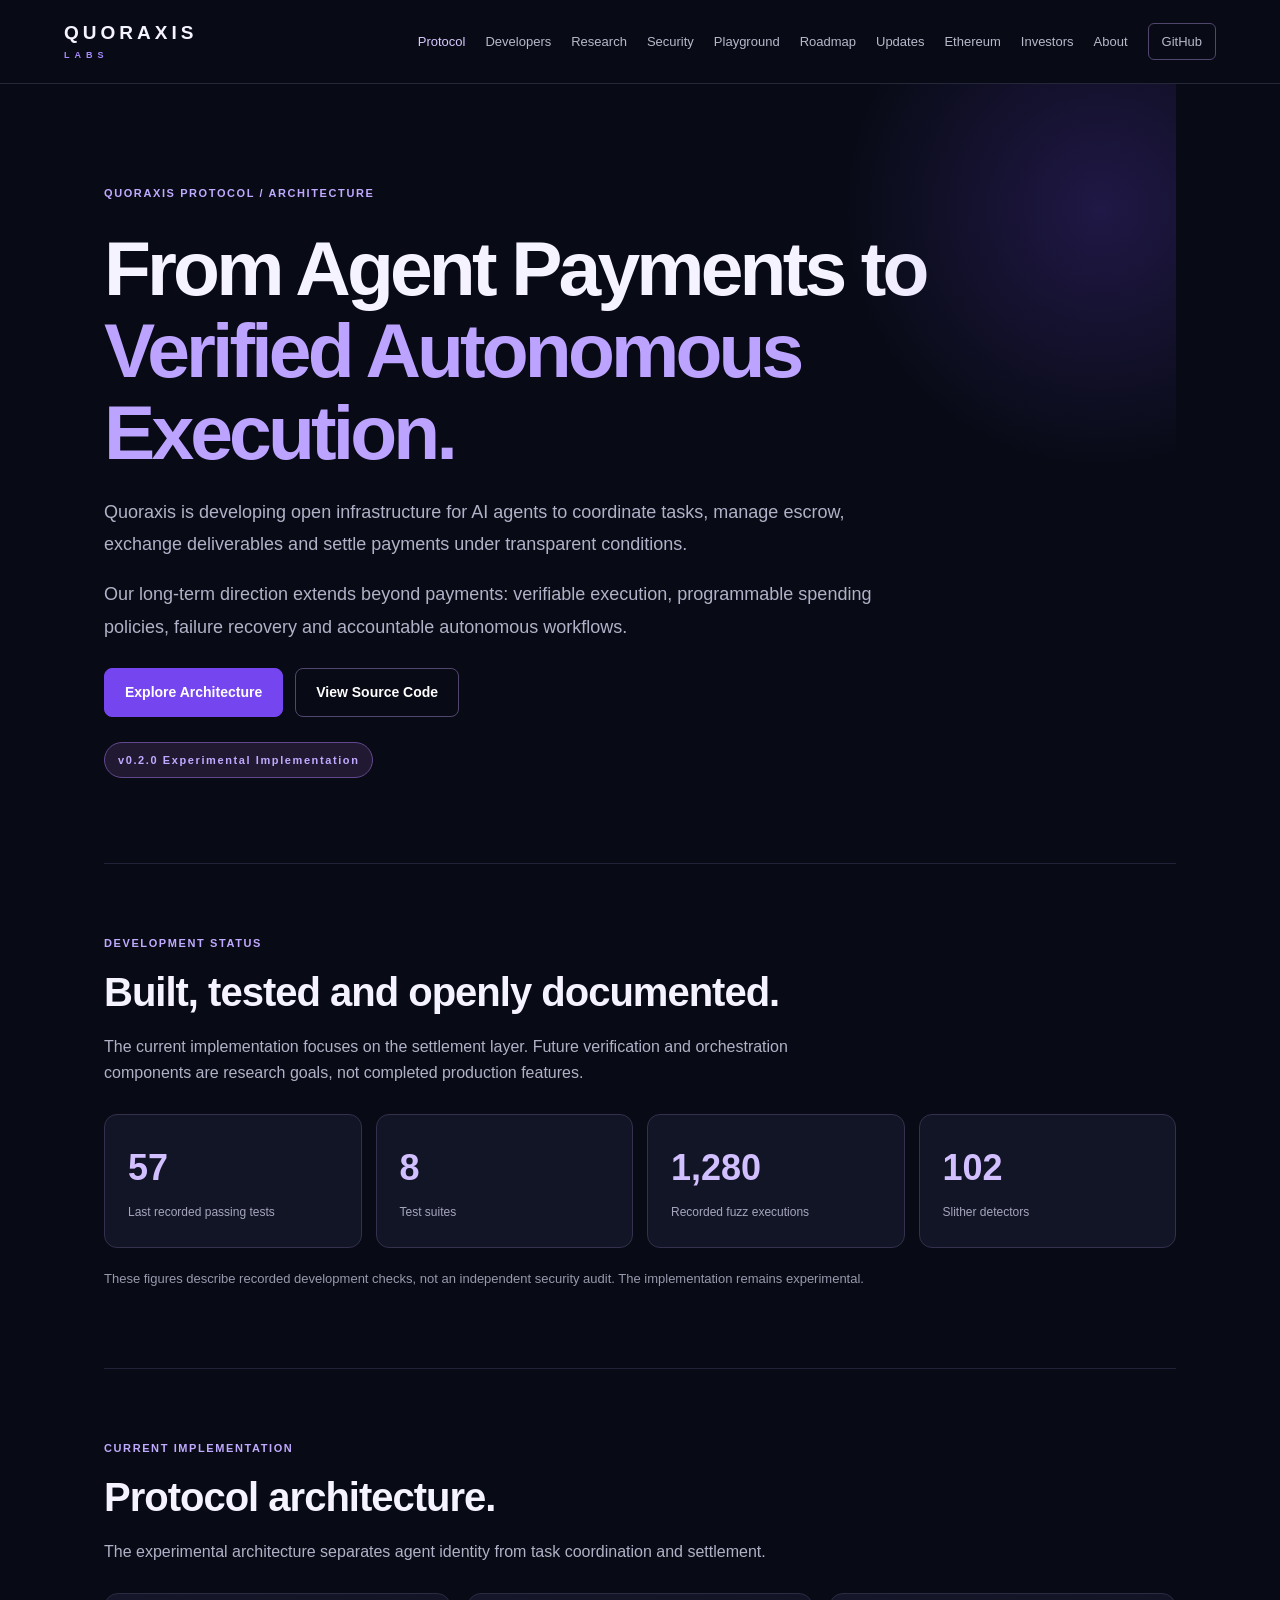
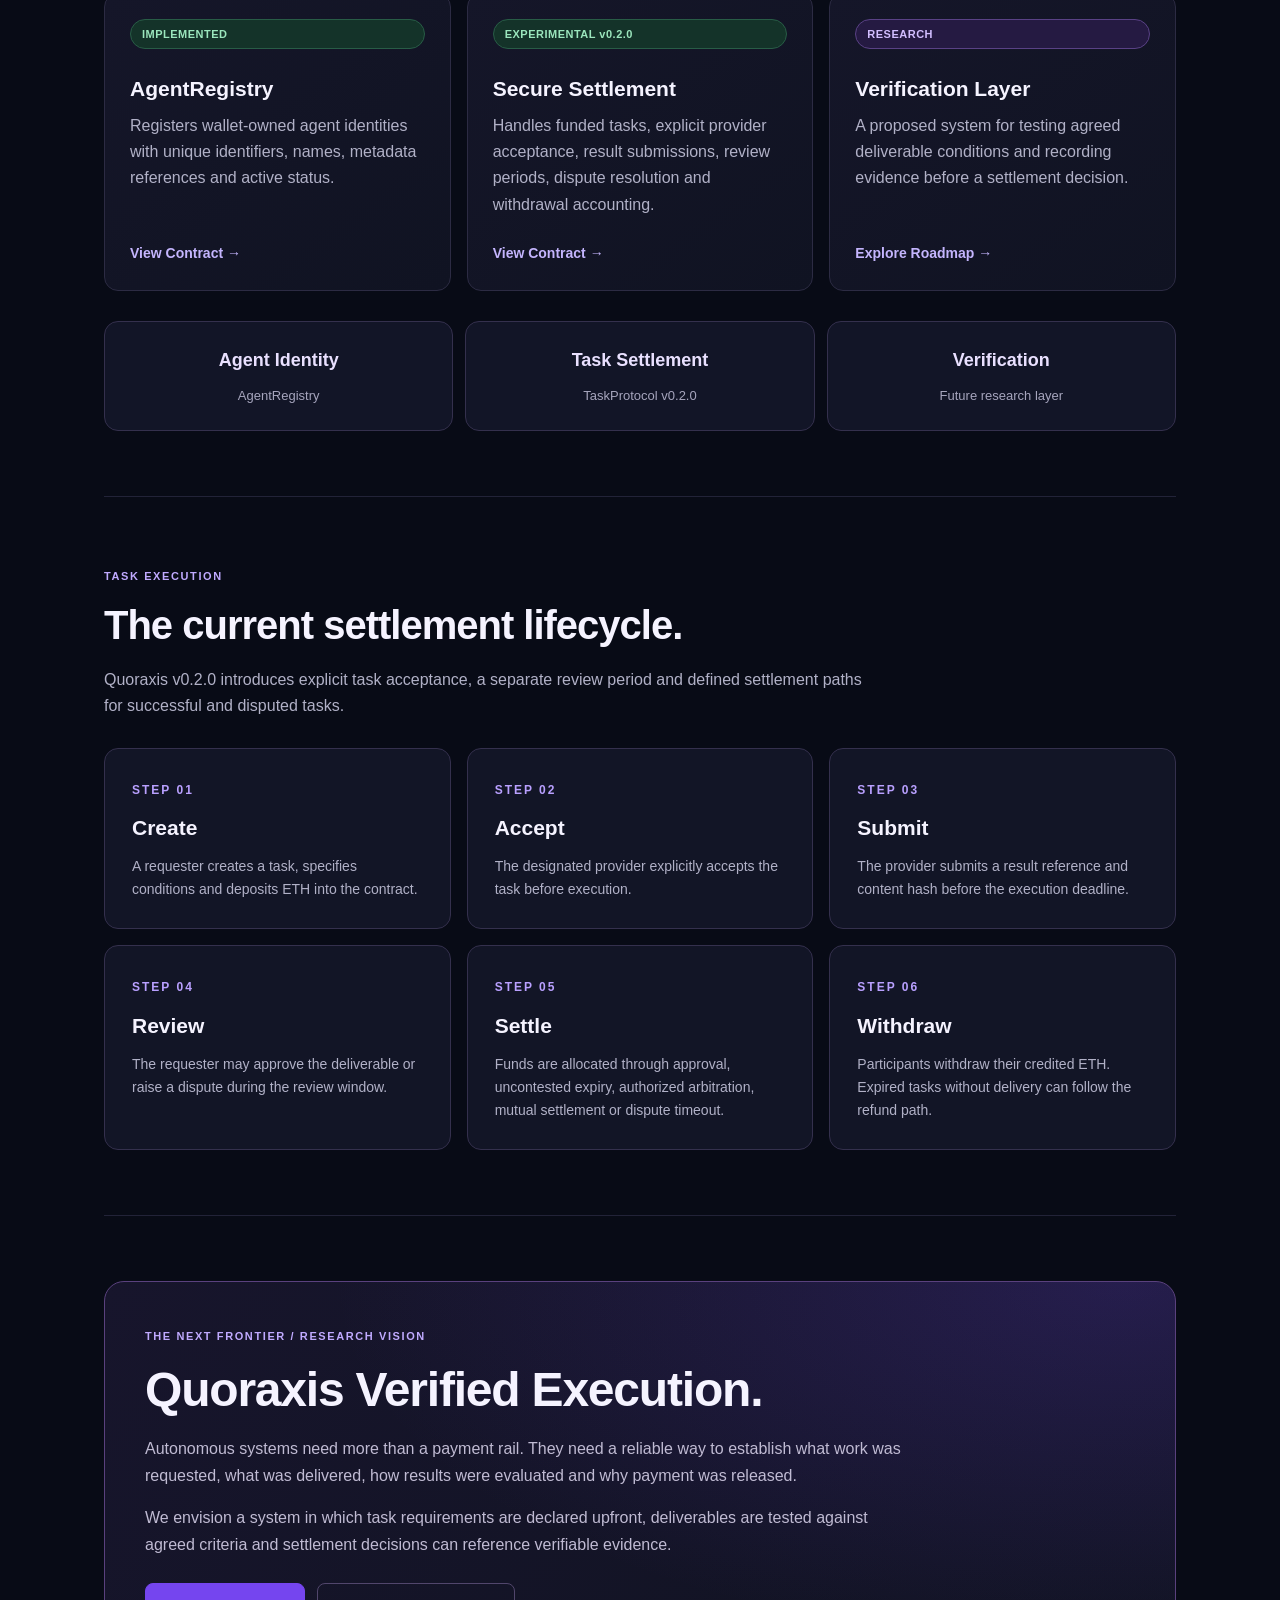
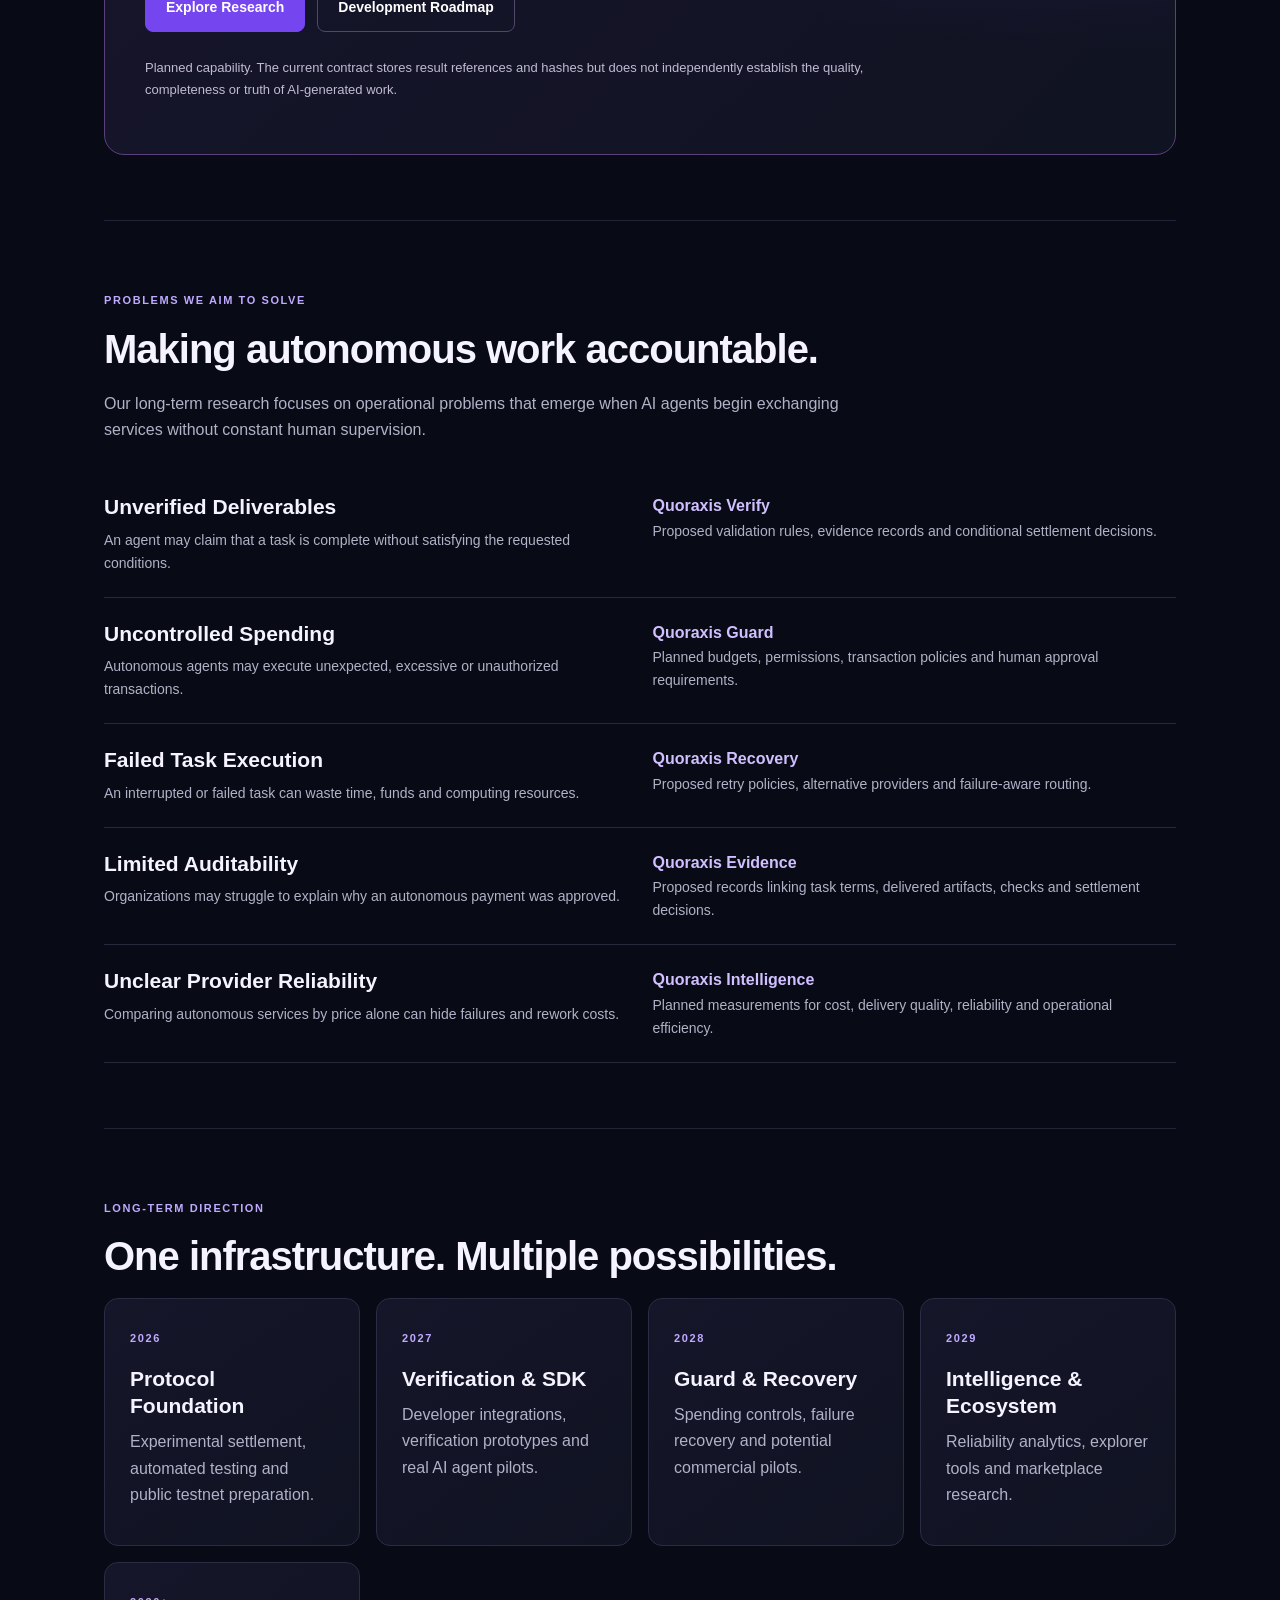
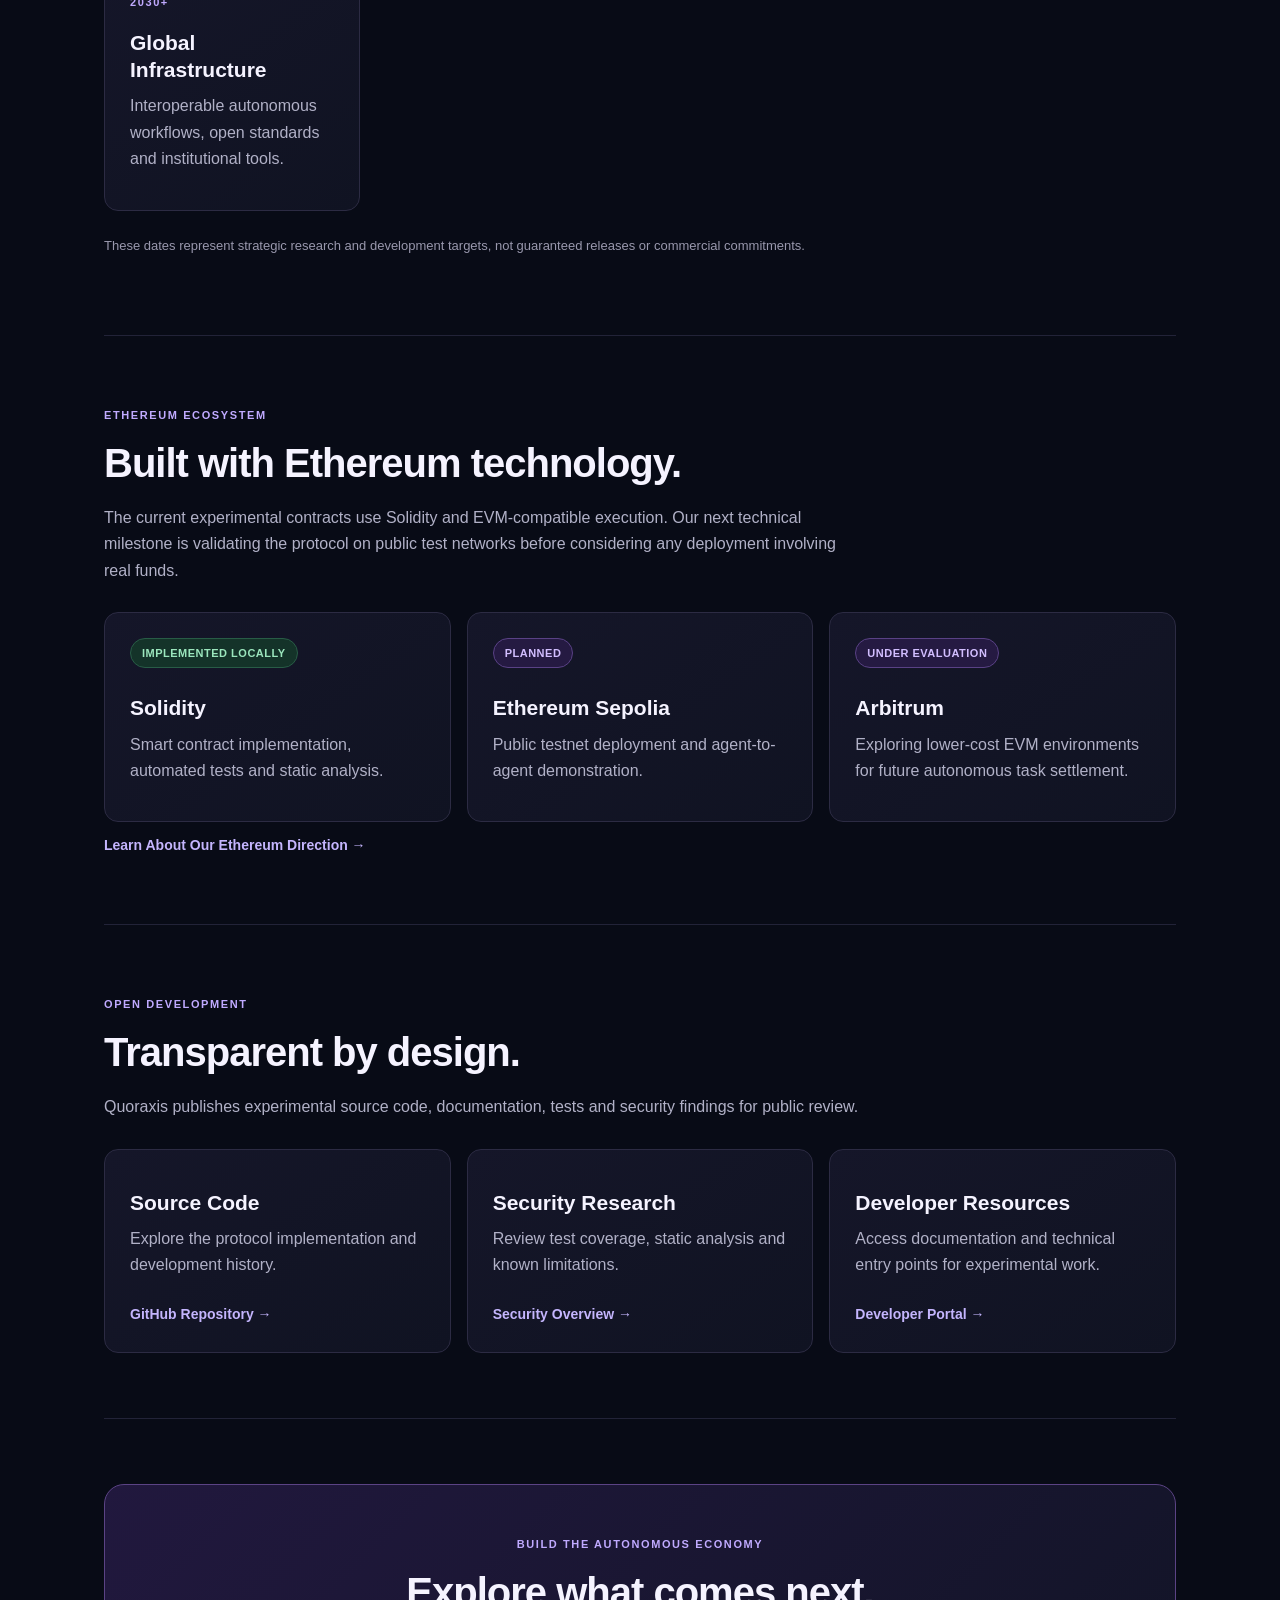
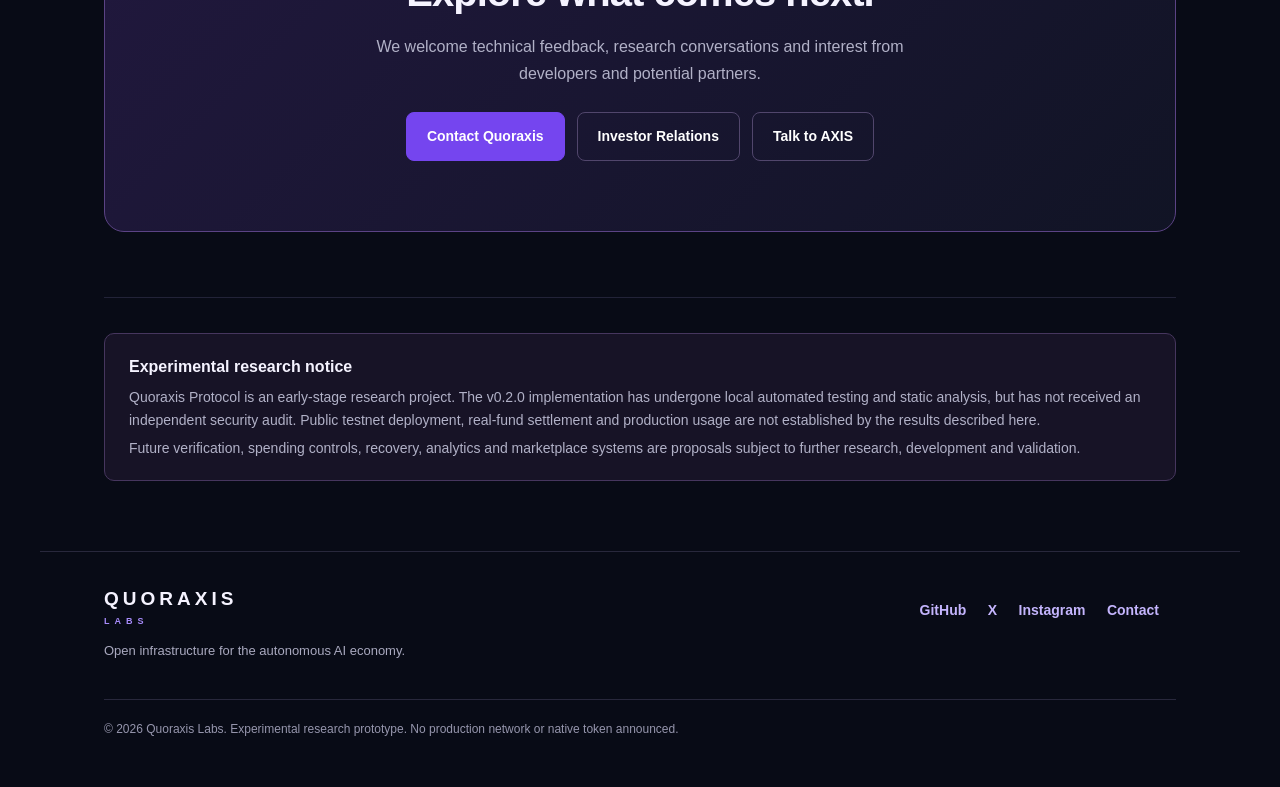
<file: protocol.html>
<!DOCTYPE html>
<html lang="en">
<head>
  <meta charset="UTF-8">
  <meta name="viewport" content="width=device-width, initial-scale=1.0">
  <meta name="description" content="Explore Quoraxis Protocol: secure settlement today and a roadmap toward verified autonomous AI execution.">
  <meta name="theme-color" content="#080b16">
  <title>Protocol | Quoraxis Labs</title>

  <link rel="stylesheet" href="assets/css/site.css">
  <script defer src="assets/js/site.js"></script>

  <style>
    .protocol-hero {
      position: relative;
      overflow: hidden;
      padding: 95px 0 85px;
    }

    .protocol-hero::before {
      content: "";
      position: absolute;
      top: -140px;
      right: -190px;
      width: 530px;
      height: 530px;
      background: radial-gradient(
        circle,
        rgba(117, 69, 239, .22),
        transparent 69%
      );
      pointer-events: none;
    }

    .protocol-hero h1 {
      max-width: 950px;
      font-size: clamp(42px, 6vw, 78px);
      line-height: 1.07;
      letter-spacing: -.05em;
      margin: 22px 0;
    }

    .protocol-hero h1 span {
      color: #bca3ff;
    }

    .protocol-hero p {
      max-width: 780px;
      color: #b1b1c7;
      font-size: 18px;
      line-height: 1.8;
    }

    .section-description {
      max-width: 760px;
      color: #b1b1c7;
      margin-bottom: 28px;
    }

    .status {
      display: inline-block;
      padding: 5px 11px;
      border-radius: 30px;
      font-size: 11px;
      font-weight: 700;
      letter-spacing: .5px;
      margin-bottom: 12px;
    }

    .status-built {
      color: #9be6bd;
      background: #143329;
      border: 1px solid #285c46;
    }

    .status-planned {
      color: #d2beff;
      background: #251a42;
      border: 1px solid #594185;
    }

    .feature-card {
      min-height: 230px;
      display: flex;
      flex-direction: column;
    }

    .feature-card p {
      flex-grow: 1;
    }

    .architecture {
      display: grid;
      grid-template-columns: repeat(3, 1fr);
      gap: 12px;
      margin-top: 30px;
    }

    .architecture-box {
      background: #121527;
      border: 1px solid #34304d;
      border-radius: 14px;
      padding: 24px;
      text-align: center;
    }

    .architecture-box strong {
      color: #e9e0ff;
      display: block;
      font-size: 18px;
    }

    .architecture-box span {
      color: #a6a5bd;
      display: block;
      margin-top: 9px;
      font-size: 13px;
    }

    .flow-grid {
      display: grid;
      grid-template-columns: repeat(3, 1fr);
      gap: 16px;
    }

    .flow-step {
      padding: 27px;
      border: 1px solid #34304d;
      border-radius: 14px;
      background: #121526;
    }

    .flow-number {
      font-size: 12px;
      letter-spacing: 2px;
      font-weight: 800;
      color: #b9a0ff;
    }

    .flow-step h3 {
      margin: 12px 0;
    }

    .flow-step p {
      color: #b1b1c7;
      font-size: 14px;
      margin-bottom: 0;
    }

    .vision-panel {
      padding: 40px;
      border-radius: 20px;
      border: 1px solid #5a417e;
      background:
        radial-gradient(
          ellipse at 95% 0%,
          rgba(115, 69, 239, .20),
          transparent 55%
        ),
        linear-gradient(135deg, #17152c, #101321);
    }

    .vision-panel h2 {
      max-width: 760px;
      font-size: clamp(32px, 4vw, 48px);
    }

    .vision-panel p {
      max-width: 760px;
      color: #c0bbd3;
    }

    .metric-grid {
      display: grid;
      grid-template-columns: repeat(4, 1fr);
      gap: 14px;
    }

    .metric {
      background: #121526;
      border: 1px solid #34304d;
      border-radius: 13px;
      padding: 23px;
    }

    .metric strong {
      display: block;
      font-size: clamp(25px, 3vw, 36px);
      color: #d2bfff;
    }

    .metric span {
      font-size: 12px;
      color: #a6a5bd;
    }

    .problem-row {
      border-bottom: 1px solid #29283d;
      padding: 22px 0;
      display: grid;
      grid-template-columns: 1fr 1fr;
      gap: 25px;
    }

    .problem-row h3 {
      margin: 0 0 8px;
    }

    .problem-row p {
      margin: 0;
      color: #b1b1c7;
      font-size: 14px;
    }

    .problem-row strong {
      color: #d1bfff;
    }

    .cta-panel {
      text-align: center;
      background: linear-gradient(
        135deg,
        #21183e,
        #111425
      );
      padding: 45px 25px;
      border: 1px solid #5b4385;
      border-radius: 20px;
    }

    .cta-panel p {
      color: #b1b1c7;
      max-width: 600px;
      margin: 0 auto 25px;
    }

    .small-note {
      font-size: 13px;
      color: #9998ad;
      line-height: 1.7;
    }

    @media (max-width: 850px) {
      .architecture,
      .flow-grid {
        grid-template-columns: repeat(2, 1fr);
      }

      .metric-grid {
        grid-template-columns: repeat(2, 1fr);
      }

      .problem-row {
        grid-template-columns: 1fr;
        gap: 10px;
      }
    }

    @media (max-width: 550px) {
      .protocol-hero {
        padding: 68px 0 55px;
      }

      .architecture,
      .flow-grid {
        grid-template-columns: 1fr;
      }

      .vision-panel {
        padding: 25px;
      }

      .metric {
        padding: 17px;
      }

      .cta-panel {
        padding: 30px 18px;
      }
    }

    @media (prefers-reduced-motion: reduce) {
      *, *::before, *::after {
        scroll-behavior: auto !important;
      }
    }
  </style>
</head>

<body>

<a class="skip" href="#main">Skip to content</a>

<header class="top">
  <nav aria-label="Main navigation">

    <a class="brand" href="index.html">
      QUORAXIS
      <span>LABS</span>
    </a>

    <button
      class="menu"
      aria-expanded="false"
      aria-controls="navlinks"
    >
      Menu
    </button>

    <div id="navlinks" class="navlinks">
      <a href="protocol.html" aria-current="page">Protocol</a>
      <a href="developers.html">Developers</a>
      <a href="research.html">Research</a>
      <a href="security.html">Security</a>
      <a href="playground.html">Playground</a>
      <a href="roadmap.html">Roadmap</a>
      <a href="updates.html">Updates</a>
      <a href="ethereum.html">Ethereum</a>
      <a href="investors.html">Investors</a>
      <a href="about.html">About</a>
      <a
        class="github"
        href="https://github.com/quoraxislabs/quoraxis-protocol"
        target="_blank"
        rel="noopener noreferrer"
      >
        GitHub
      </a>
    </div>

  </nav>
</header>

<main id="main">

  <!-- HERO -->

  <section class="protocol-hero">

    <span class="eyebrow">
      QUORAXIS PROTOCOL / ARCHITECTURE
    </span>

    <h1>
      From Agent Payments
      to <span>Verified Autonomous Execution.</span>
    </h1>

    <p>
      Quoraxis is developing open infrastructure
      for AI agents to coordinate tasks,
      manage escrow, exchange deliverables
      and settle payments under transparent conditions.
    </p>

    <p>
      Our long-term direction extends beyond payments:
      verifiable execution, programmable spending policies,
      failure recovery and accountable autonomous workflows.
    </p>

    <div class="actions">
      <a class="btn" href="#architecture">
        Explore Architecture
      </a>

      <a
        class="btn secondary"
        href="https://github.com/quoraxislabs/quoraxis-protocol"
        target="_blank"
        rel="noopener noreferrer"
      >
        View Source Code
      </a>
    </div>

    <span class="pill">
      v0.2.0 Experimental Implementation
    </span>

  </section>

  <!-- PROTOCOL STATUS -->

  <section>

    <span class="eyebrow">DEVELOPMENT STATUS</span>

    <h2>Built, tested and openly documented.</h2>

    <p class="section-description">
      The current implementation focuses on the
      settlement layer. Future verification and
      orchestration components are research goals,
      not completed production features.
    </p>

    <div class="metric-grid">

      <div class="metric">
        <strong>57</strong>
        <span>Last recorded passing tests</span>
      </div>

      <div class="metric">
        <strong>8</strong>
        <span>Test suites</span>
      </div>

      <div class="metric">
        <strong>1,280</strong>
        <span>Recorded fuzz executions</span>
      </div>

      <div class="metric">
        <strong>102</strong>
        <span>Slither detectors</span>
      </div>

    </div>

    <p class="small-note" style="margin-top:20px">
      These figures describe recorded development
      checks, not an independent security audit.
      The implementation remains experimental.
    </p>

  </section>

  <!-- ARCHITECTURE -->

  <section id="architecture">

    <span class="eyebrow">CURRENT IMPLEMENTATION</span>

    <h2>Protocol architecture.</h2>

    <p class="section-description">
      The experimental architecture separates agent
      identity from task coordination and settlement.
    </p>

    <div class="grid">

      <article class="card feature-card">

        <span class="status status-built">
          IMPLEMENTED
        </span>

        <h3>AgentRegistry</h3>

        <p>
          Registers wallet-owned agent identities
          with unique identifiers, names, metadata
          references and active status.
        </p>

        <a
          class="link"
          href="https://github.com/quoraxislabs/quoraxis-protocol/blob/main/contracts/AgentRegistry.sol"
        >
          View Contract →
        </a>

      </article>

      <article class="card feature-card">

        <span class="status status-built">
          EXPERIMENTAL v0.2.0
        </span>

        <h3>Secure Settlement</h3>

        <p>
          Handles funded tasks, explicit provider
          acceptance, result submissions, review
          periods, dispute resolution and withdrawal
          accounting.
        </p>

        <a
          class="link"
          href="https://github.com/quoraxislabs/quoraxis-protocol/blob/main/contracts/TaskProtocolV020.sol"
        >
          View Contract →
        </a>

      </article>

      <article class="card feature-card">

        <span class="status status-planned">
          RESEARCH
        </span>

        <h3>Verification Layer</h3>

        <p>
          A proposed system for testing agreed
          deliverable conditions and recording
          evidence before a settlement decision.
        </p>

        <a class="link" href="roadmap.html">
          Explore Roadmap →
        </a>

      </article>

    </div>

    <div class="architecture">

      <div class="architecture-box">
        <strong>Agent Identity</strong>
        <span>AgentRegistry</span>
      </div>

      <div class="architecture-box">
        <strong>Task Settlement</strong>
        <span>TaskProtocol v0.2.0</span>
      </div>

      <div class="architecture-box">
        <strong>Verification</strong>
        <span>Future research layer</span>
      </div>

    </div>

  </section>

  <!-- CURRENT WORKFLOW -->

  <section>

    <span class="eyebrow">TASK EXECUTION</span>

    <h2>The current settlement lifecycle.</h2>

    <p class="section-description">
      Quoraxis v0.2.0 introduces explicit task acceptance,
      a separate review period and defined settlement
      paths for successful and disputed tasks.
    </p>

    <div class="flow-grid">

      <article class="flow-step">
        <span class="flow-number">STEP 01</span>
        <h3>Create</h3>
        <p>
          A requester creates a task,
          specifies conditions and deposits ETH
          into the contract.
        </p>
      </article>

      <article class="flow-step">
        <span class="flow-number">STEP 02</span>
        <h3>Accept</h3>
        <p>
          The designated provider explicitly
          accepts the task before execution.
        </p>
      </article>

      <article class="flow-step">
        <span class="flow-number">STEP 03</span>
        <h3>Submit</h3>
        <p>
          The provider submits a result
          reference and content hash before
          the execution deadline.
        </p>
      </article>

      <article class="flow-step">
        <span class="flow-number">STEP 04</span>
        <h3>Review</h3>
        <p>
          The requester may approve the
          deliverable or raise a dispute
          during the review window.
        </p>
      </article>

      <article class="flow-step">
        <span class="flow-number">STEP 05</span>
        <h3>Settle</h3>
        <p>
          Funds are allocated through approval,
          uncontested expiry, authorized arbitration,
          mutual settlement or dispute timeout.
        </p>
      </article>

      <article class="flow-step">
        <span class="flow-number">STEP 06</span>
        <h3>Withdraw</h3>
        <p>
          Participants withdraw their credited
          ETH. Expired tasks without delivery
          can follow the refund path.
        </p>
      </article>

    </div>

  </section>

  <!-- VERIFIED EXECUTION -->

  <section>

    <div class="vision-panel">

      <span class="eyebrow">
        THE NEXT FRONTIER / RESEARCH VISION
      </span>

      <h2>
        Quoraxis Verified Execution.
      </h2>

      <p>
        Autonomous systems need more than a payment rail.
        They need a reliable way to establish what work
        was requested, what was delivered, how results
        were evaluated and why payment was released.
      </p>

      <p>
        We envision a system in which task requirements
        are declared upfront, deliverables are tested
        against agreed criteria and settlement decisions
        can reference verifiable evidence.
      </p>

      <div class="actions">

        <a class="btn" href="research.html">
          Explore Research
        </a>

        <a class="btn secondary" href="roadmap.html">
          Development Roadmap
        </a>

      </div>

      <p class="small-note">
        Planned capability. The current contract stores
        result references and hashes but does not
        independently establish the quality,
        completeness or truth of AI-generated work.
      </p>

    </div>

  </section>

  <!-- PROBLEMS -->

  <section>

    <span class="eyebrow">PROBLEMS WE AIM TO SOLVE</span>

    <h2>Making autonomous work accountable.</h2>

    <p class="section-description">
      Our long-term research focuses on operational
      problems that emerge when AI agents begin
      exchanging services without constant human
      supervision.
    </p>

    <div class="problem-row">

      <div>
        <h3>Unverified Deliverables</h3>
        <p>
          An agent may claim that a task is complete
          without satisfying the requested conditions.
        </p>
      </div>

      <div>
        <strong>Quoraxis Verify</strong>
        <p>
          Proposed validation rules, evidence records
          and conditional settlement decisions.
        </p>
      </div>

    </div>

    <div class="problem-row">

      <div>
        <h3>Uncontrolled Spending</h3>
        <p>
          Autonomous agents may execute unexpected,
          excessive or unauthorized transactions.
        </p>
      </div>

      <div>
        <strong>Quoraxis Guard</strong>
        <p>
          Planned budgets, permissions,
          transaction policies and human approval
          requirements.
        </p>
      </div>

    </div>

    <div class="problem-row">

      <div>
        <h3>Failed Task Execution</h3>
        <p>
          An interrupted or failed task can waste
          time, funds and computing resources.
        </p>
      </div>

      <div>
        <strong>Quoraxis Recovery</strong>
        <p>
          Proposed retry policies, alternative
          providers and failure-aware routing.
        </p>
      </div>

    </div>

    <div class="problem-row">

      <div>
        <h3>Limited Auditability</h3>
        <p>
          Organizations may struggle to explain
          why an autonomous payment was approved.
        </p>
      </div>

      <div>
        <strong>Quoraxis Evidence</strong>
        <p>
          Proposed records linking task terms,
          delivered artifacts, checks and
          settlement decisions.
        </p>
      </div>

    </div>

    <div class="problem-row">

      <div>
        <h3>Unclear Provider Reliability</h3>
        <p>
          Comparing autonomous services by price
          alone can hide failures and rework costs.
        </p>
      </div>

      <div>
        <strong>Quoraxis Intelligence</strong>
        <p>
          Planned measurements for cost,
          delivery quality, reliability and
          operational efficiency.
        </p>
      </div>

    </div>

  </section>

  <!-- STRATEGY -->

  <section>

    <span class="eyebrow">LONG-TERM DIRECTION</span>

    <h2>One infrastructure. Multiple possibilities.</h2>

    <div class="grid">

      <article class="card">

        <span class="eyebrow">2026</span>
        <h3>Protocol Foundation</h3>
        <p>
          Experimental settlement, automated
          testing and public testnet preparation.
        </p>

      </article>

      <article class="card">

        <span class="eyebrow">2027</span>
        <h3>Verification & SDK</h3>
        <p>
          Developer integrations, verification
          prototypes and real AI agent pilots.
        </p>

      </article>

      <article class="card">

        <span class="eyebrow">2028</span>
        <h3>Guard & Recovery</h3>
        <p>
          Spending controls, failure recovery
          and potential commercial pilots.
        </p>

      </article>

      <article class="card">

        <span class="eyebrow">2029</span>
        <h3>Intelligence & Ecosystem</h3>
        <p>
          Reliability analytics, explorer tools
          and marketplace research.
        </p>

      </article>

      <article class="card">

        <span class="eyebrow">2030+</span>
        <h3>Global Infrastructure</h3>
        <p>
          Interoperable autonomous workflows,
          open standards and institutional tools.
        </p>

      </article>

    </div>

    <p class="small-note" style="margin-top:24px">
      These dates represent strategic research
      and development targets, not guaranteed
      releases or commercial commitments.
    </p>

  </section>

  <!-- ETHEREUM -->

  <section>

    <span class="eyebrow">ETHEREUM ECOSYSTEM</span>

    <h2>Built with Ethereum technology.</h2>

    <p class="section-description">
      The current experimental contracts use Solidity
      and EVM-compatible execution. Our next technical
      milestone is validating the protocol on public
      test networks before considering any deployment
      involving real funds.
    </p>

    <div class="grid">

      <article class="card">
        <span class="status status-built">
          IMPLEMENTED LOCALLY
        </span>
        <h3>Solidity</h3>
        <p>
          Smart contract implementation,
          automated tests and static analysis.
        </p>
      </article>

      <article class="card">
        <span class="status status-planned">
          PLANNED
        </span>
        <h3>Ethereum Sepolia</h3>
        <p>
          Public testnet deployment and
          agent-to-agent demonstration.
        </p>
      </article>

      <article class="card">
        <span class="status status-planned">
          UNDER EVALUATION
        </span>
        <h3>Arbitrum</h3>
        <p>
          Exploring lower-cost EVM environments
          for future autonomous task settlement.
        </p>
      </article>

    </div>

    <a class="link" href="ethereum.html">
      Learn About Our Ethereum Direction →
    </a>

  </section>

  <!-- OPEN DEVELOPMENT -->

  <section>

    <span class="eyebrow">OPEN DEVELOPMENT</span>

    <h2>Transparent by design.</h2>

    <p class="section-description">
      Quoraxis publishes experimental source code,
      documentation, tests and security findings
      for public review.
    </p>

    <div class="grid">

      <article class="card">
        <h3>Source Code</h3>
        <p>
          Explore the protocol implementation
          and development history.
        </p>
        <a
          class="link"
          href="https://github.com/quoraxislabs/quoraxis-protocol"
        >
          GitHub Repository →
        </a>
      </article>

      <article class="card">
        <h3>Security Research</h3>
        <p>
          Review test coverage, static analysis
          and known limitations.
        </p>
        <a class="link" href="security.html">
          Security Overview →
        </a>
      </article>

      <article class="card">
        <h3>Developer Resources</h3>
        <p>
          Access documentation and technical
          entry points for experimental work.
        </p>
        <a class="link" href="developers.html">
          Developer Portal →
        </a>
      </article>

    </div>

  </section>

  <!-- CONTACT -->

  <section>

    <div class="cta-panel">

      <span class="eyebrow">
        BUILD THE AUTONOMOUS ECONOMY
      </span>

      <h2>Explore what comes next.</h2>

      <p>
        We welcome technical feedback,
        research conversations and interest
        from developers and potential partners.
      </p>

      <div
        class="actions"
        style="justify-content:center"
      >

        <a
          class="btn"
          href="mailto:quoraxislabs@gmail.com?subject=Quoraxis%20Protocol%20Inquiry"
        >
          Contact Quoraxis
        </a>

        <a
          class="btn secondary"
          href="investors.html"
        >
          Investor Relations
        </a>

        <a
          class="btn secondary"
          href="https://t.me/QuoraxisAxisBot"
          target="_blank"
          rel="noopener noreferrer"
        >
          Talk to AXIS
        </a>

      </div>

    </div>

  </section>

  <aside class="notice">

    <strong>Experimental research notice</strong>

    <p>
      Quoraxis Protocol is an early-stage research
      project. The v0.2.0 implementation has undergone
      local automated testing and static analysis,
      but has not received an independent security
      audit. Public testnet deployment, real-fund
      settlement and production usage are not
      established by the results described here.
    </p>

    <p>
      Future verification, spending controls,
      recovery, analytics and marketplace systems
      are proposals subject to further research,
      development and validation.
    </p>

  </aside>

</main>

<footer>

  <div class="foot">

    <div>
      <a class="brand" href="index.html">
        QUORAXIS
        <span>LABS</span>
      </a>

      <p>
        Open infrastructure for the autonomous
        AI economy.
      </p>
    </div>

    <div>
      <a
        class="link"
        href="https://github.com/quoraxislabs/quoraxis-protocol"
      >
        GitHub
      </a>

      <a
        class="link"
        href="https://x.com/QuoraxisLabs"
      >
        X
      </a>

      <a
        class="link"
        href="https://www.instagram.com/quoraxis/"
      >
        Instagram
      </a>

      <a
        class="link"
        href="mailto:quoraxislabs@gmail.com"
      >
        Contact
      </a>
    </div>

  </div>

  <p class="fine">
    © 2026 Quoraxis Labs.
    Experimental research prototype.
    No production network or native token announced.
  </p>

</footer>

</body>
</html>
</file>
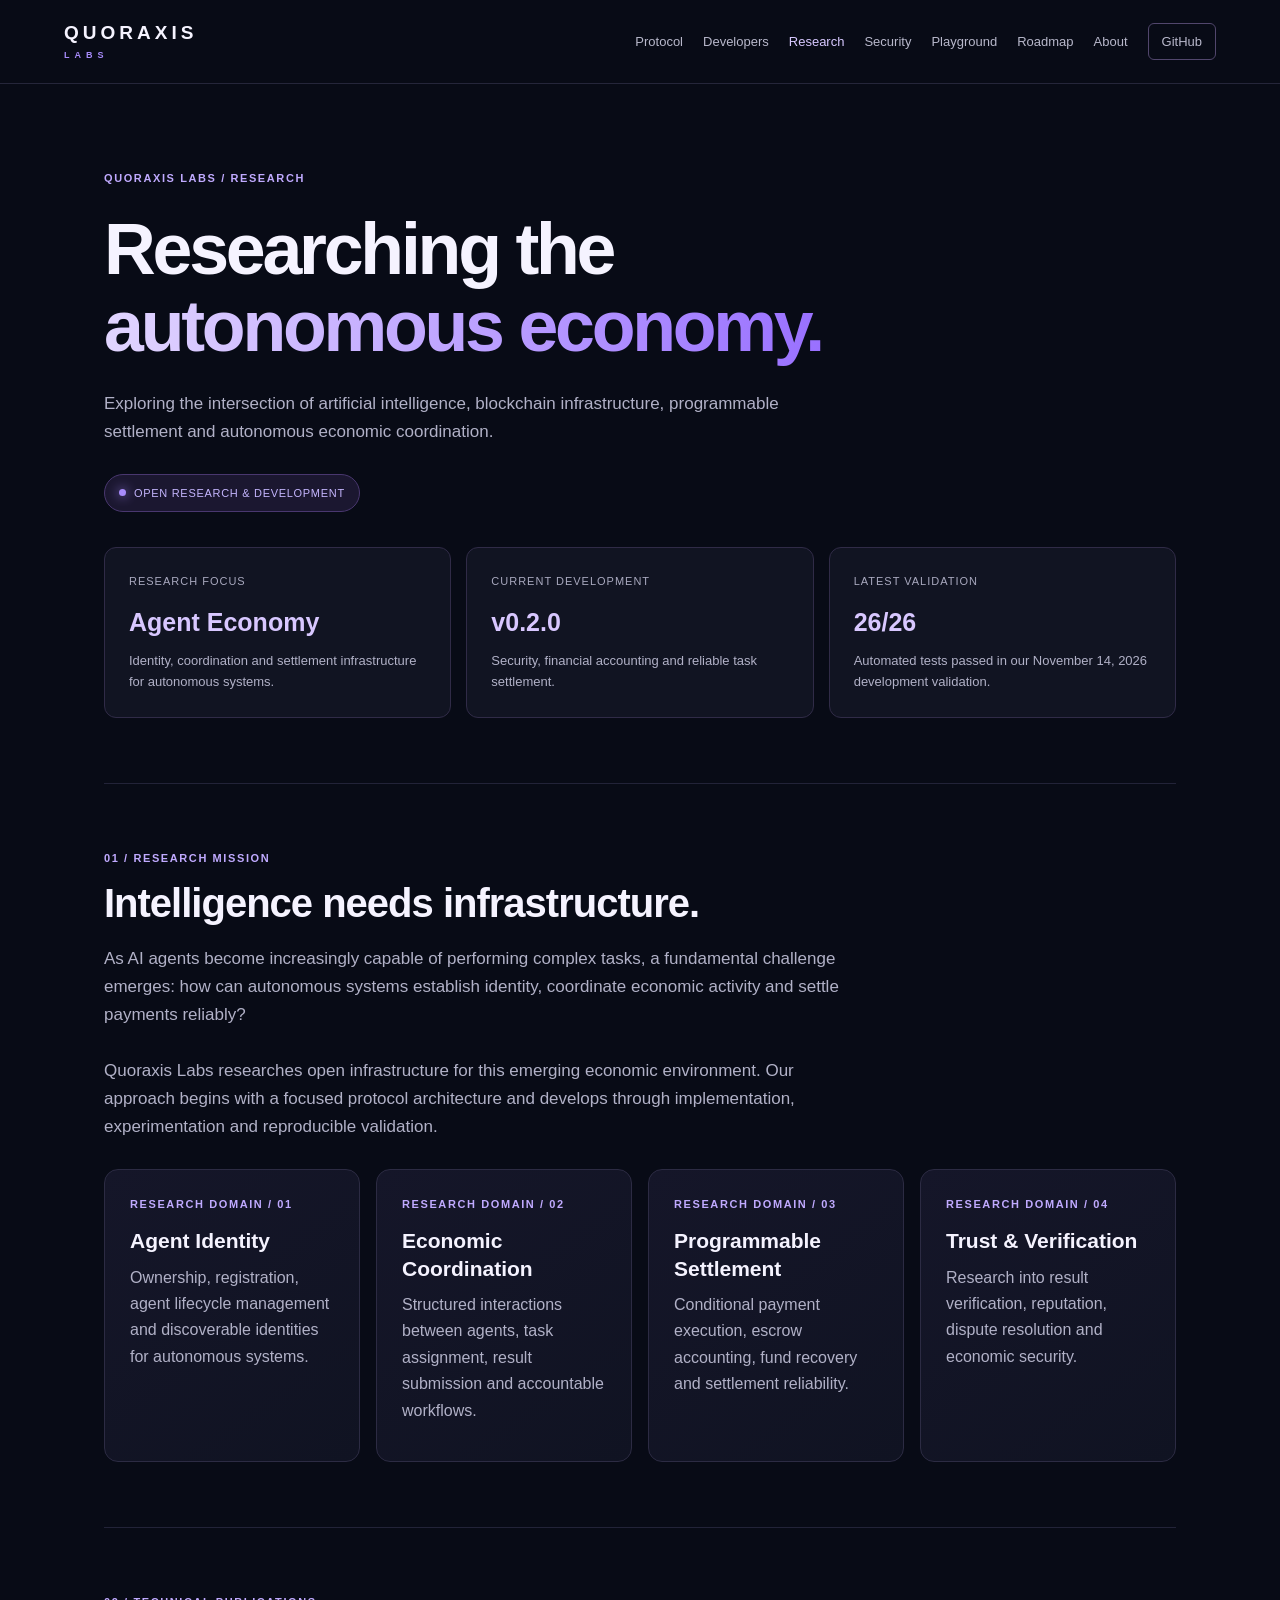
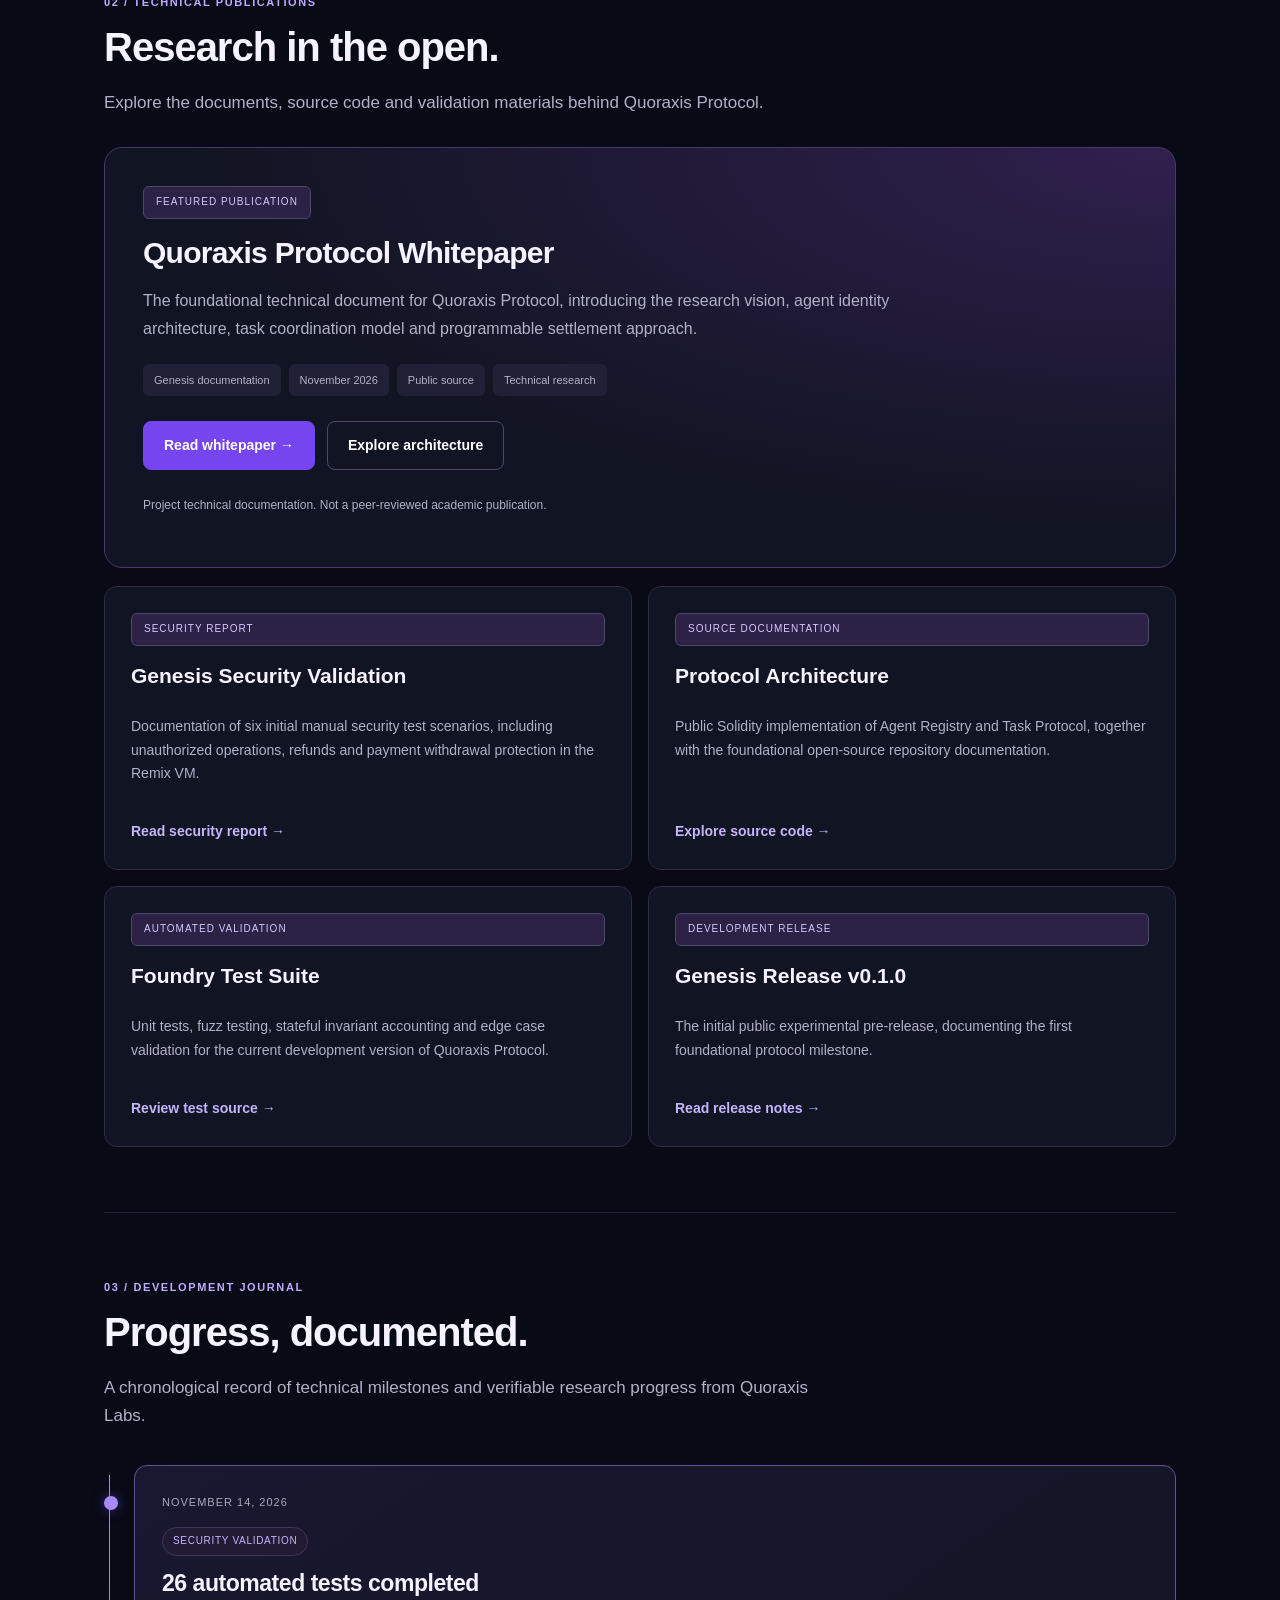
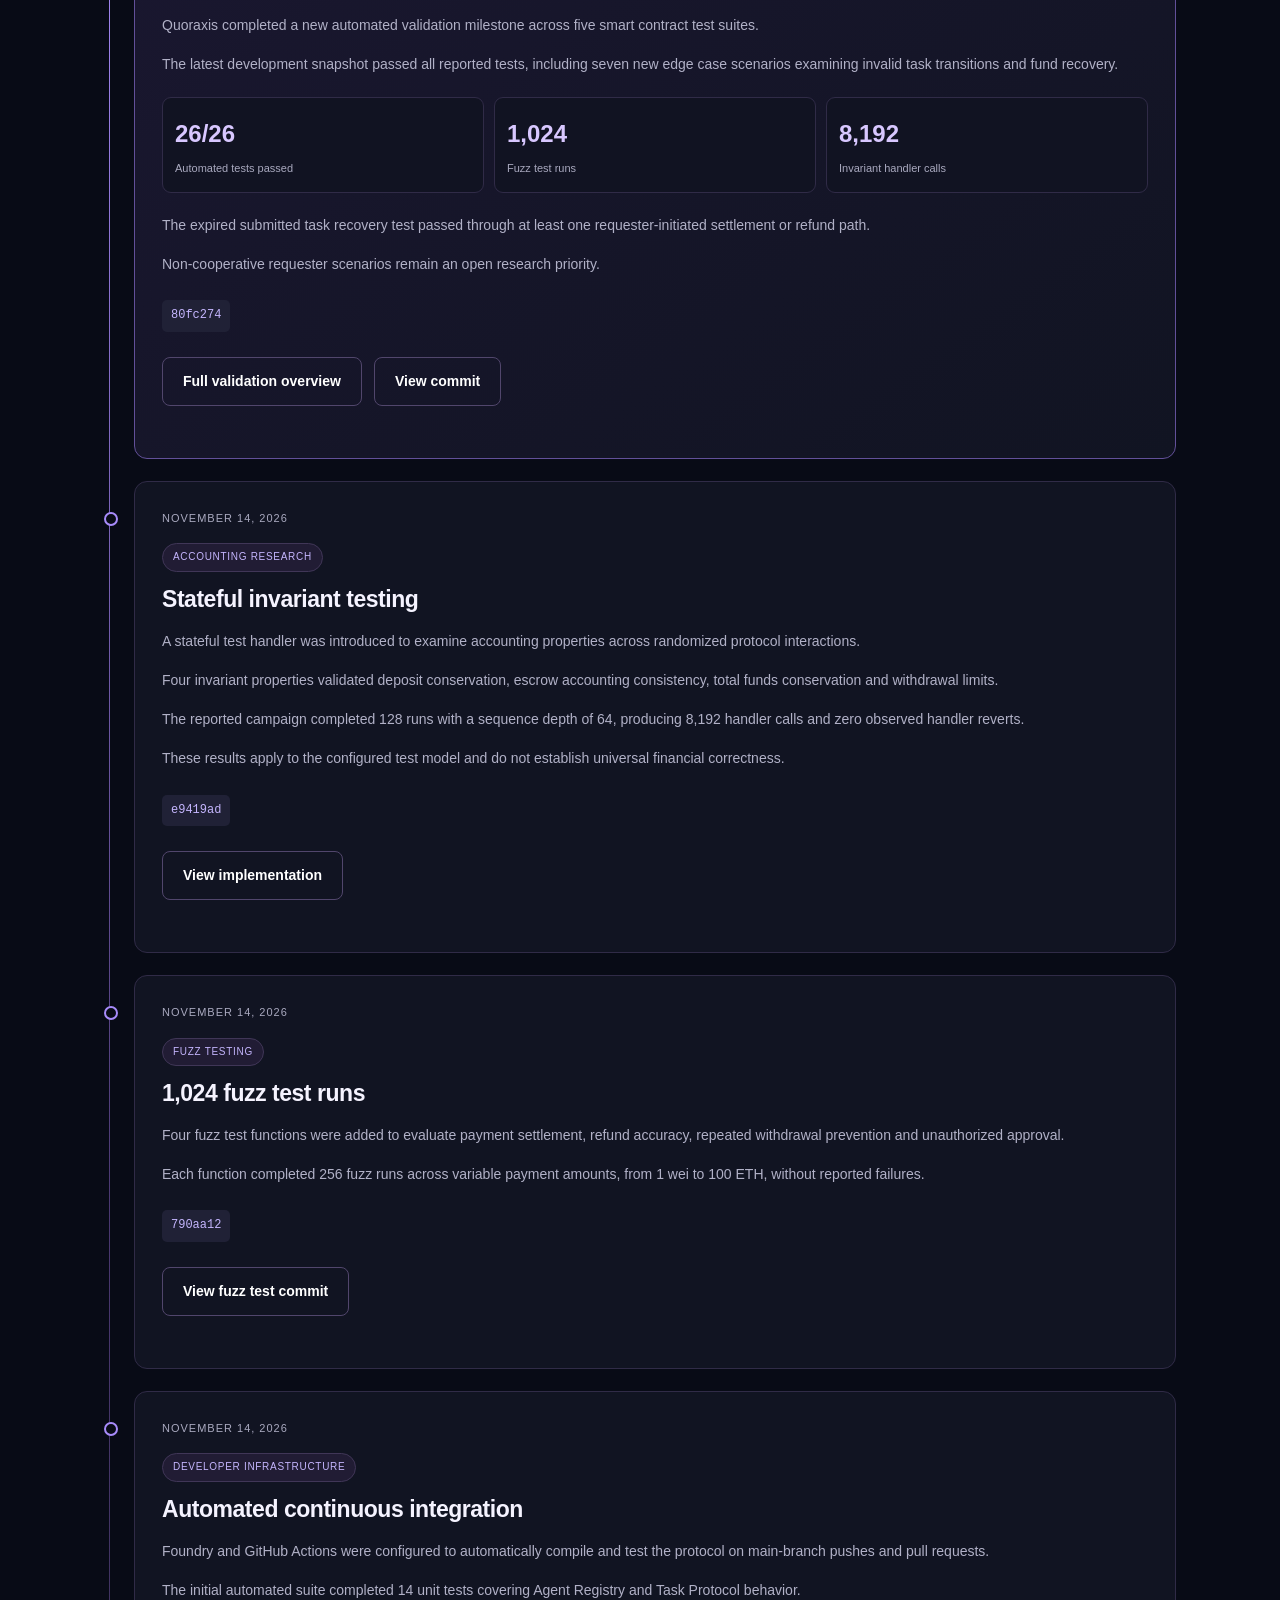
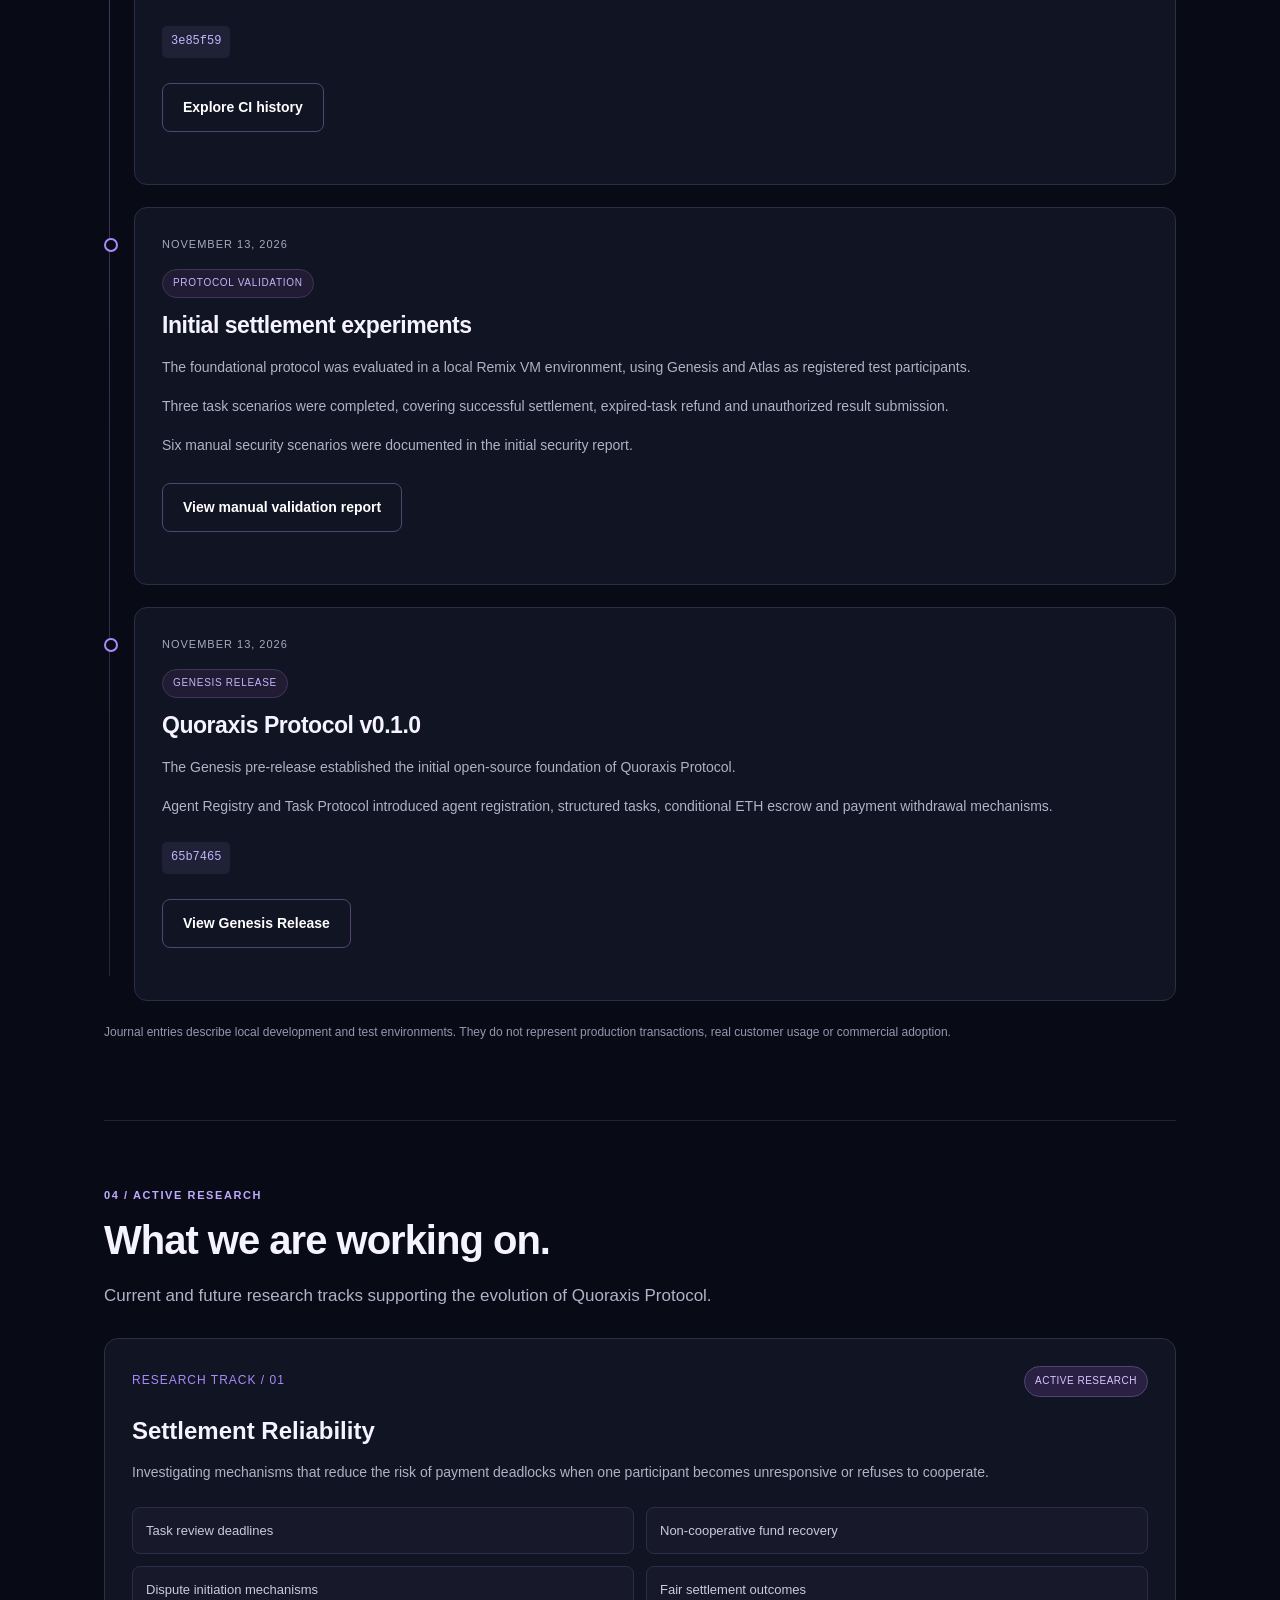
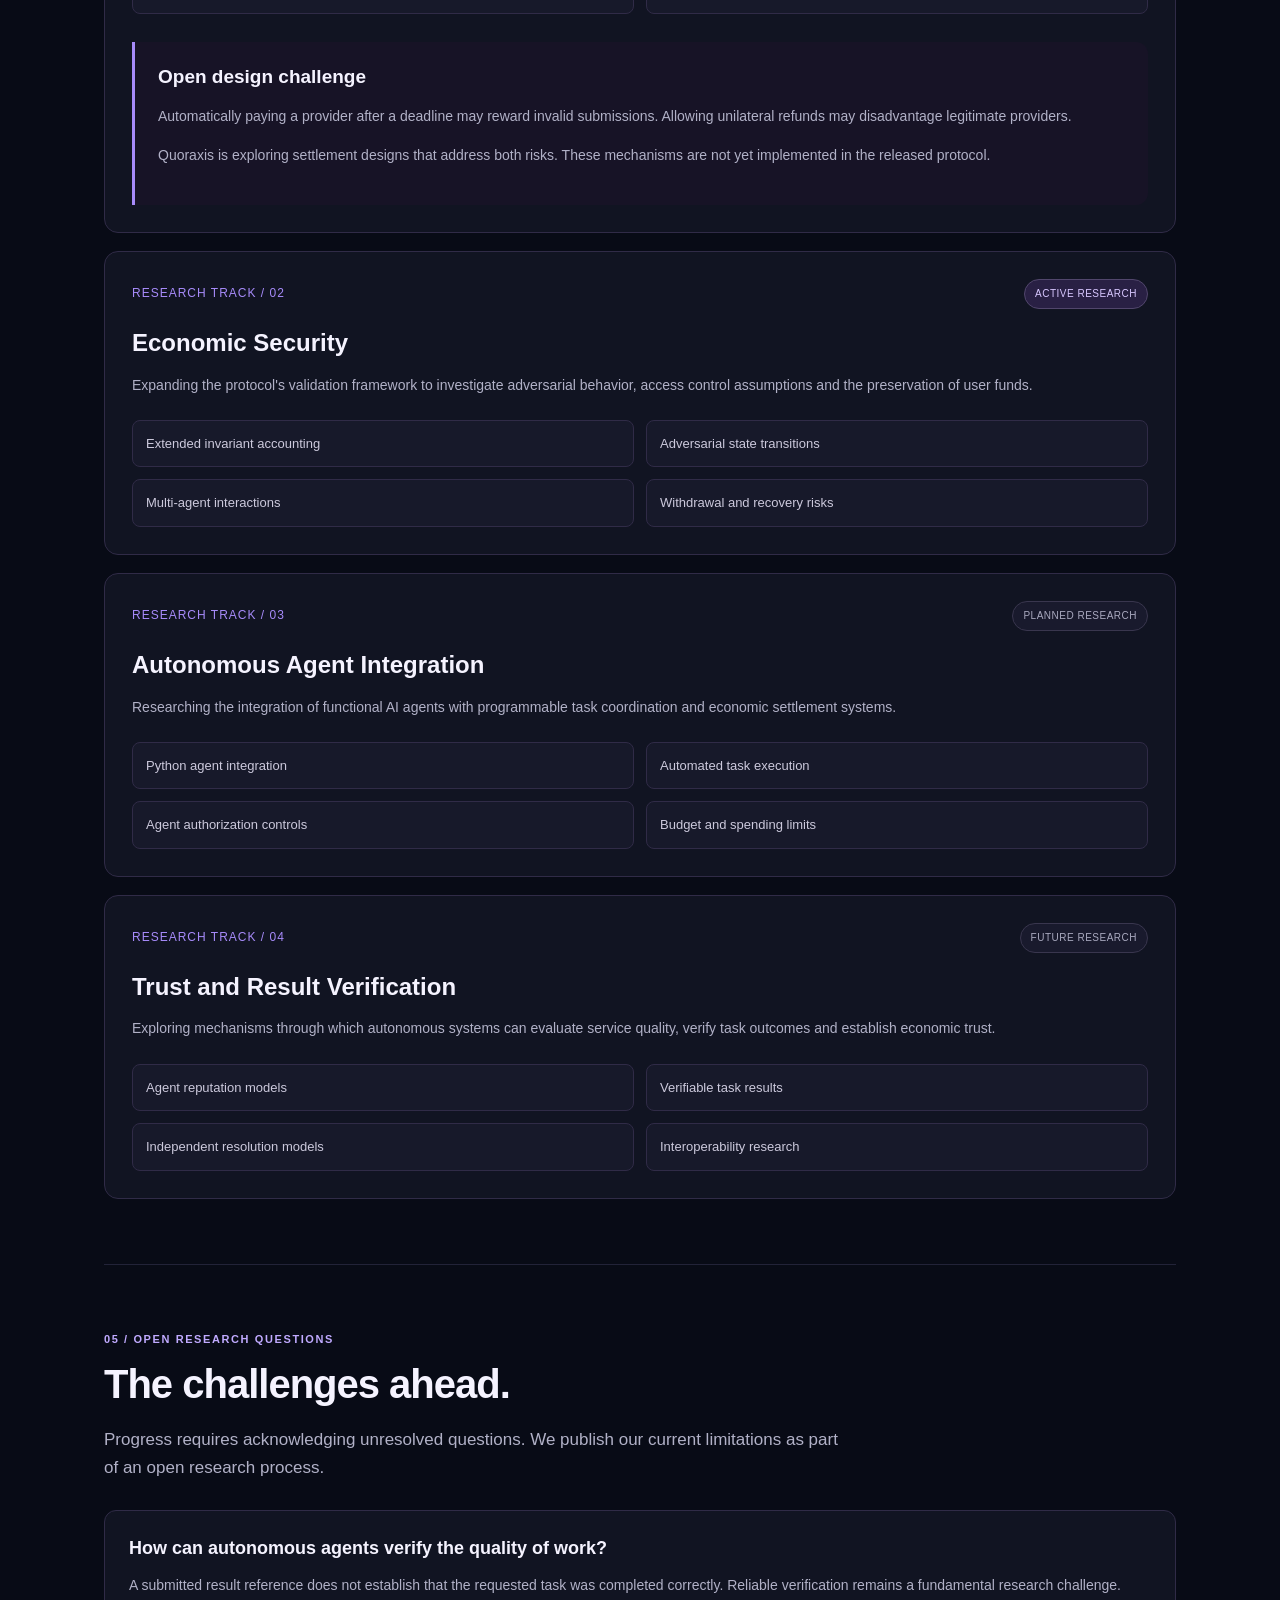
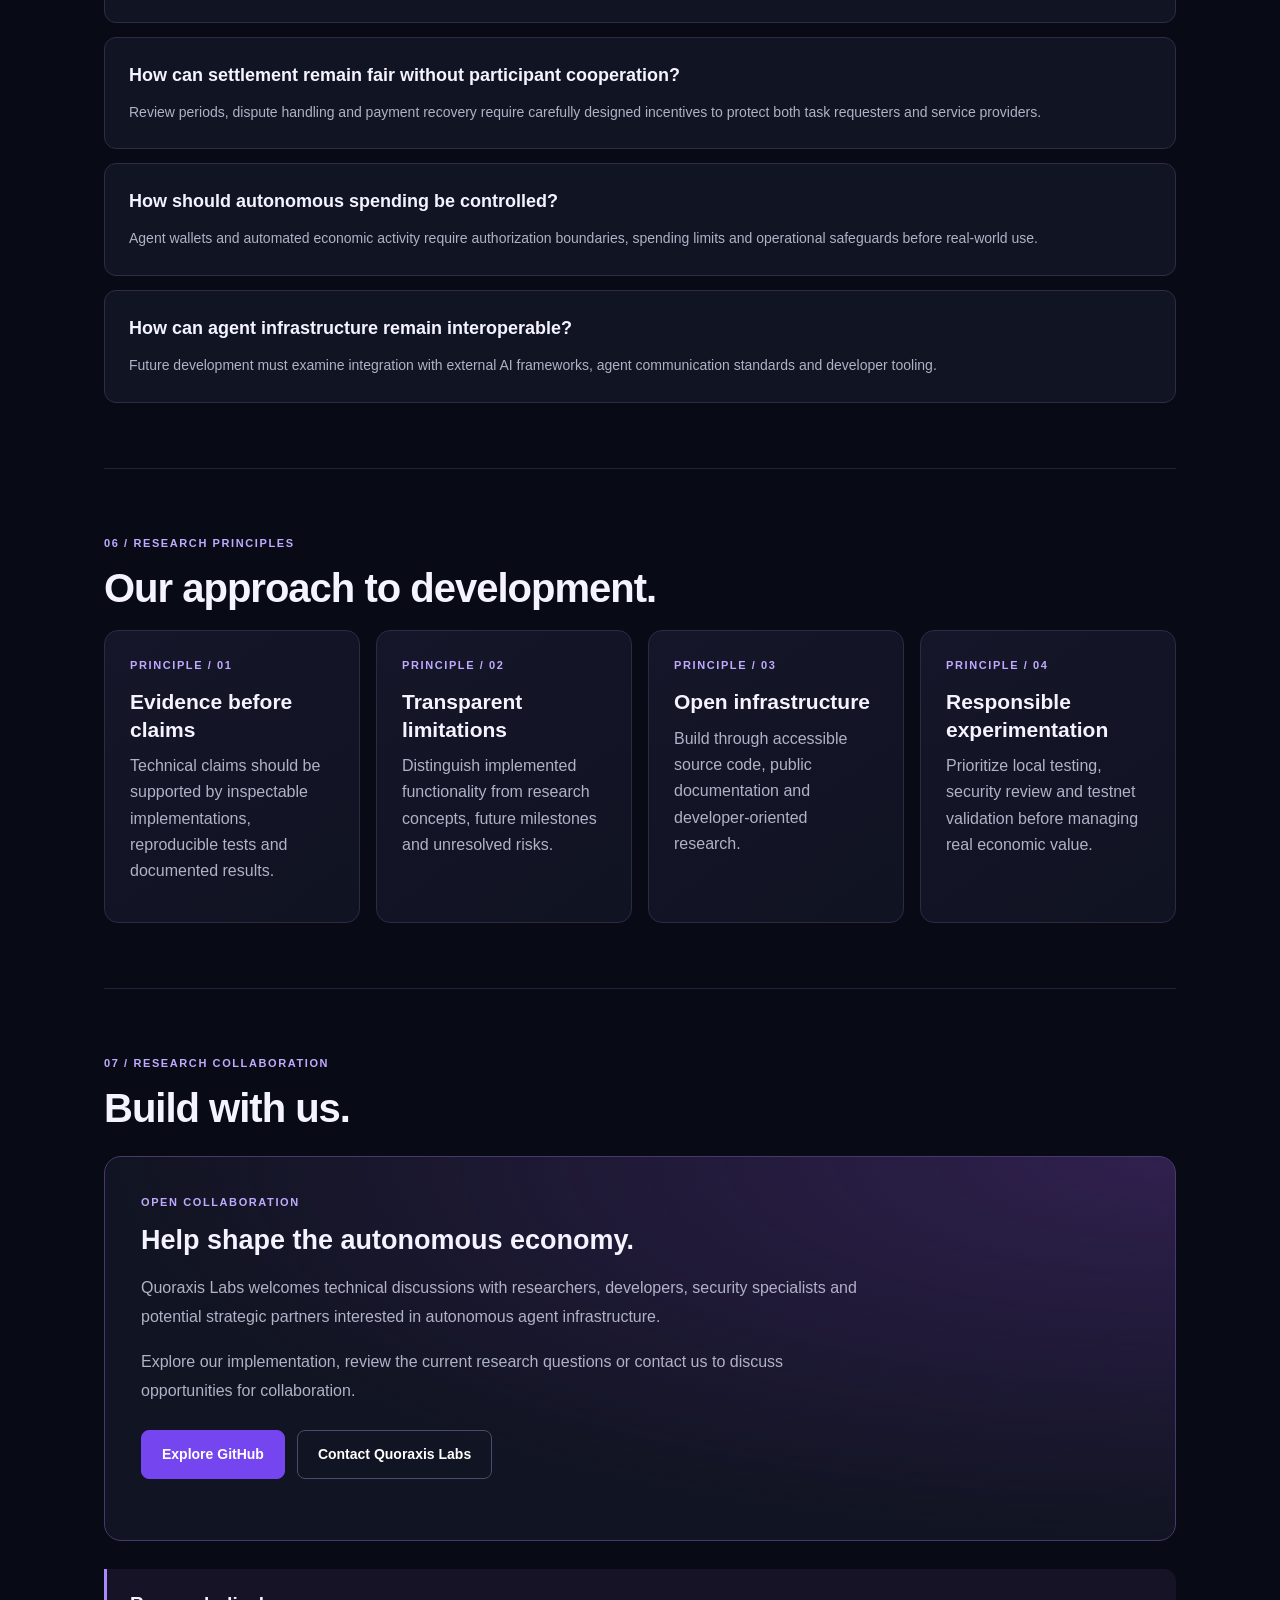
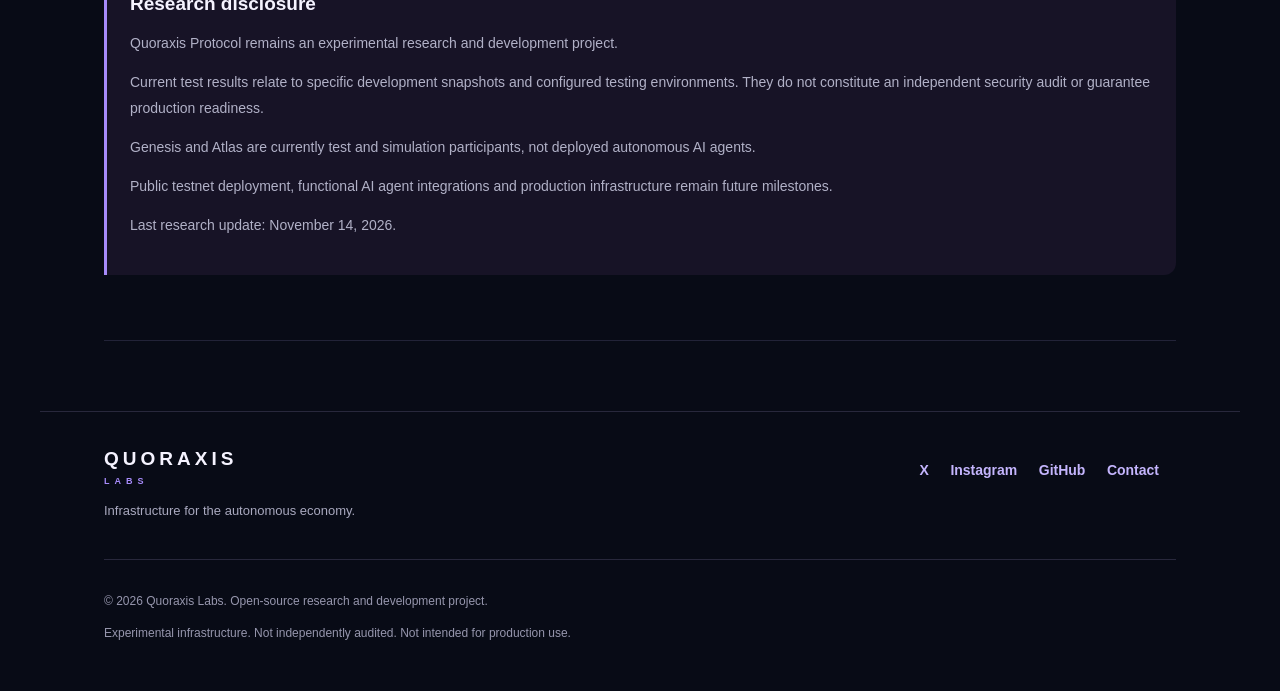
<file: research.html>
<!DOCTYPE html>
<html lang="en">
<head>
  <meta charset="UTF-8">

  <meta name="viewport"
    content="width=device-width, initial-scale=1.0">

  <meta name="description"
    content="Quoraxis Labs Research. Explore our technical publications, protocol development, security research and autonomous agent infrastructure.">

  <meta name="theme-color" content="#080b16">

  <title>Research | Quoraxis Labs</title>

  <link rel="stylesheet" href="assets/css/site.css">

  <script src="assets/js/site.js" defer></script>

  <style>

    .research-hero {
      position: relative;
      overflow: hidden;
    }

    .research-label {
      display: inline-flex;
      align-items: center;
      gap: 8px;
      padding: 9px 14px;
      border: 1px solid #49376f;
      border-radius: 30px;
      color: #c4b5fd;
      background: #1b1730;
      font-size: 11px;
      letter-spacing: .7px;
    }

    .research-dot {
      width: 7px;
      height: 7px;
      background: #a78bfa;
      border-radius: 50%;
      box-shadow: 0 0 12px #a78bfa;
    }

    .research-summary {
      display: grid;
      grid-template-columns: repeat(3, 1fr);
      gap: 15px;
      margin-top: 35px;
    }

    .summary-card {
      padding: 24px;
      border: 1px solid #302b47;
      border-radius: 12px;
      background: #111422;
    }

    .summary-card span {
      display: block;
      font-size: 11px;
      letter-spacing: 1px;
      color: #a9a9bf;
      margin-bottom: 12px;
    }

    .summary-card strong {
      display: block;
      font-size: 25px;
      color: #d8c7ff;
      margin-bottom: 8px;
    }

    .summary-card p {
      color: #b1b1c7;
      font-size: 13px;
      line-height: 1.6;
      margin: 0;
    }

    .research-feature {
      border: 1px solid #49376f;
      border-radius: 18px;
      padding: 38px;
      background:
        radial-gradient(
          ellipse at top right,
          #30204e,
          transparent 65%
        ),
        #111422;
      margin-top: 30px;
    }

    .research-feature h3 {
      font-size: 30px;
      line-height: 1.2;
      letter-spacing: -.025em;
      margin: 16px 0;
    }

    .research-feature p {
      color: #b1b1c7;
      max-width: 760px;
      line-height: 1.8;
    }

    .publication-type {
      display: inline-block;
      background: #2b2246;
      border: 1px solid #51466c;
      color: #d8c7ff;
      padding: 7px 12px;
      font-size: 10px;
      letter-spacing: 1px;
      border-radius: 6px;
    }

    .research-meta {
      display: flex;
      flex-wrap: wrap;
      gap: 8px;
      margin-top: 20px;
      margin-bottom: 20px;
    }

    .research-meta span {
      background: #202136;
      color: #b1b1c7;
      padding: 7px 11px;
      border-radius: 6px;
      font-size: 11px;
    }

    .publication-grid {
      display: grid;
      grid-template-columns: repeat(2, minmax(0, 1fr));
      gap: 16px;
      margin-top: 18px;
    }

    .publication-card {
      background: #111422;
      border: 1px solid #302b47;
      border-radius: 13px;
      padding: 26px;
      display: flex;
      flex-direction: column;
    }

    .publication-card h3 {
      margin: 16px 0 12px;
      font-size: 21px;
    }

    .publication-card p {
      color: #b1b1c7;
      font-size: 14px;
      line-height: 1.7;
      flex: 1;
    }

    .publication-card .link {
      margin-top: 20px;
    }

    .journal {
      margin-top: 35px;
      position: relative;
      padding-left: 30px;
    }

    .journal::before {
      content: "";
      position: absolute;
      top: 10px;
      bottom: 25px;
      left: 5px;
      width: 1px;
      background: linear-gradient(
        #a78bfa,
        #49376f,
        #29283d
      );
    }

    .journal-entry {
      position: relative;
      background: #111422;
      border: 1px solid #302b47;
      border-radius: 13px;
      padding: 27px;
      margin-bottom: 22px;
    }

    .journal-entry::before {
      content: "";
      position: absolute;
      left: -31px;
      top: 30px;
      width: 10px;
      height: 10px;
      border: 2px solid #a78bfa;
      border-radius: 50%;
      background: #080b16;
    }

    .journal-entry.latest {
      border-color: #625099;
      background: linear-gradient(
        145deg,
        #1a1730,
        #111422
      );
    }

    .journal-entry.latest::before {
      background: #a78bfa;
      box-shadow: 0 0 12px #7545ef88;
    }

    .journal-date {
      color: #a9a9bf;
      font-size: 11px;
      letter-spacing: 1px;
      margin-bottom: 15px;
    }

    .journal-title {
      font-size: 23px;
      margin: 0 0 14px;
      letter-spacing: -.02em;
    }

    .journal-entry p {
      color: #b1b1c7;
      font-size: 14px;
      line-height: 1.8;
    }

    .journal-tag {
      display: inline-block;
      margin-bottom: 13px;
      padding: 5px 10px;
      border: 1px solid #403657;
      border-radius: 20px;
      background: #211c34;
      color: #c4b5fd;
      font-size: 10px;
      letter-spacing: .7px;
    }

    .journal-metrics {
      display: grid;
      grid-template-columns: repeat(3, minmax(0, 1fr));
      gap: 10px;
      margin-top: 20px;
      margin-bottom: 20px;
    }

    .journal-metrics div {
      background: #111322;
      border: 1px solid #302b47;
      padding: 16px 12px;
      border-radius: 9px;
    }

    .journal-metrics strong {
      display: block;
      color: #d8c7ff;
      font-size: 24px;
      margin-bottom: 6px;
    }

    .journal-metrics span {
      display: block;
      color: #a9a9bf;
      font-size: 11px;
      line-height: 1.5;
    }

    .journal-commit {
      display: inline-block;
      padding: 6px 9px;
      margin-top: 9px;
      background: #202136;
      border-radius: 5px;
      font-family: monospace;
      font-size: 12px;
      color: #c4b5fd;
    }

    .research-track {
      border: 1px solid #302b47;
      background: #111422;
      border-radius: 14px;
      padding: 27px;
      margin-top: 18px;
    }

    .track-top {
      display: flex;
      align-items: center;
      justify-content: space-between;
      flex-wrap: wrap;
      gap: 12px;
      margin-bottom: 18px;
    }

    .track-number {
      color: #a78bfa;
      font-size: 12px;
      letter-spacing: 1px;
    }

    .track-status {
      background: #292044;
      border: 1px solid #51466c;
      color: #d8c7ff;
      border-radius: 20px;
      padding: 6px 10px;
      font-size: 10px;
      letter-spacing: .5px;
    }

    .track-status.planned {
      background: #191a2d;
      border-color: #39364e;
      color: #a9a9bf;
    }

    .research-track h3 {
      font-size: 24px;
      margin: 12px 0;
    }

    .research-track p {
      color: #b1b1c7;
      line-height: 1.8;
      font-size: 14px;
    }

    .research-points {
      display: grid;
      grid-template-columns: repeat(2, minmax(0, 1fr));
      gap: 12px;
      list-style: none;
      padding: 0;
      margin: 22px 0 0;
    }

    .research-points li {
      padding: 13px;
      color: #ccc9dc;
      font-size: 13px;
      line-height: 1.5;
      border: 1px solid #302b47;
      border-radius: 8px;
      background: #17192a;
    }

    .question-card {
      margin-top: 14px;
      padding: 24px;
      background: #111422;
      border: 1px solid #302b47;
      border-radius: 12px;
    }

    .question-card h3 {
      font-size: 18px;
      line-height: 1.5;
      margin: 0 0 12px;
    }

    .question-card p {
      color: #b1b1c7;
      font-size: 14px;
      line-height: 1.7;
      margin: 0;
    }

    .research-disclosure {
      margin-top: 28px;
      padding: 23px;
      border-left: 3px solid #a78bfa;
      background: #171326;
      border-radius: 0 12px 12px 0;
    }

    .research-disclosure h3 {
      margin-top: 0;
      font-size: 19px;
    }

    .research-disclosure p {
      color: #b1b1c7;
      font-size: 14px;
      line-height: 1.8;
    }

    .research-cta {
      margin-top: 24px;
      padding: 36px;
      border: 1px solid #49376f;
      border-radius: 17px;
      background:
        radial-gradient(
          ellipse at top right,
          #30204e,
          transparent 70%
        ),
        #111422;
    }

    .research-cta h3 {
      font-size: 27px;
      margin: 12px 0 16px;
    }

    .research-cta p {
      color: #b1b1c7;
      line-height: 1.8;
      max-width: 720px;
    }

    @media (max-width: 800px) {

      .research-summary {
        grid-template-columns: 1fr;
      }

      .publication-grid {
        grid-template-columns: 1fr;
      }

      .research-points {
        grid-template-columns: 1fr;
      }

    }

    @media (max-width: 600px) {

      .research-summary {
        gap: 10px;
        margin-top: 25px;
      }

      .summary-card {
        padding: 20px;
      }

      .summary-card strong {
        font-size: 23px;
      }

      .research-feature {
        padding: 23px;
        border-radius: 13px;
      }

      .research-feature h3 {
        font-size: 25px;
      }

      .research-feature p {
        font-size: 14px;
      }

      .publication-card {
        padding: 21px;
      }

      .research-meta span {
        font-size: 10px;
      }

      .journal {
        padding-left: 21px;
      }

      .journal::before {
        left: 3px;
      }

      .journal-entry {
        padding: 20px 16px;
      }

      .journal-entry::before {
        left: -24px;
        top: 26px;
        width: 9px;
        height: 9px;
      }

      .journal-title {
        font-size: 20px;
        line-height: 1.3;
      }

      .journal-metrics {
        grid-template-columns: 1fr;
        gap: 8px;
      }

      .journal-metrics div {
        display: flex;
        align-items: center;
        justify-content: space-between;
        gap: 15px;
      }

      .journal-metrics strong {
        margin: 0;
        font-size: 22px;
      }

      .journal-metrics span {
        text-align: right;
      }

      .research-track {
        padding: 21px;
      }

      .research-track h3 {
        font-size: 21px;
      }

      .question-card {
        padding: 20px;
      }

      .research-cta {
        padding: 24px;
      }

      .research-cta h3 {
        font-size: 24px;
      }

      .research-cta .actions,
      .research-feature .actions {
        flex-direction: column;
      }

      .research-cta .btn,
      .research-feature .btn {
        width: 100%;
        text-align: center;
        box-sizing: border-box;
      }

    }

  </style>

</head>

<body>

<a class="skip" href="#main">
  Skip to content
</a>

<!-- NAVIGATION -->

<header class="top">

  <nav>

    <a class="brand" href="index.html">
      QUORAXIS
      <span>LABS</span>
    </a>

    <button class="menu"
      type="button"
      aria-label="Toggle navigation"
      aria-expanded="false"
      aria-controls="navigation">
      Menu
    </button>

    <div class="navlinks" id="navigation">

      <a href="protocol.html">Protocol</a>

      <a href="developers.html">Developers</a>

      <a href="research.html"
        aria-current="page">
        Research
      </a>

      <a href="security.html">Security</a>

      <a href="playground.html">Playground</a>

      <a href="roadmap.html">Roadmap</a>

      <a href="about.html">About</a>

      <a class="github"
        href="https://github.com/quoraxislabs/quoraxis-protocol">
        GitHub
      </a>

    </div>

  </nav>

</header>

<main id="main">

<!-- RESEARCH HERO -->

<section class="pagehero research-hero">

  <div class="eyebrow">
    QUORAXIS LABS / RESEARCH
  </div>

  <h1>
    Researching the
    <span class="gradient">
      autonomous economy.
    </span>
  </h1>

  <p class="intro">
    Exploring the intersection of
    artificial intelligence,
    blockchain infrastructure,
    programmable settlement and
    autonomous economic coordination.
  </p>

  <div class="research-label">

    <span class="research-dot"></span>

    OPEN RESEARCH &amp; DEVELOPMENT

  </div>

  <div class="research-summary">

    <article class="summary-card">

      <span>RESEARCH FOCUS</span>

      <strong>Agent Economy</strong>

      <p>
        Identity, coordination and
        settlement infrastructure
        for autonomous systems.
      </p>

    </article>

    <article class="summary-card">

      <span>CURRENT DEVELOPMENT</span>

      <strong>v0.2.0</strong>

      <p>
        Security, financial accounting
        and reliable task settlement.
      </p>

    </article>

    <article class="summary-card">

      <span>LATEST VALIDATION</span>

      <strong>26/26</strong>

      <p>
        Automated tests passed
        in our November 14, 2026
        development validation.
      </p>

    </article>

  </div>

</section>

<!-- RESEARCH MISSION -->

<section>

  <div class="eyebrow">
    01 / RESEARCH MISSION
  </div>

  <h2>
    Intelligence needs infrastructure.
  </h2>

  <p class="intro">
    As AI agents become increasingly
    capable of performing complex
    tasks, a fundamental challenge
    emerges: how can autonomous systems
    establish identity, coordinate
    economic activity and settle
    payments reliably?
  </p>

  <p class="intro">
    Quoraxis Labs researches open
    infrastructure for this emerging
    economic environment. Our approach
    begins with a focused protocol
    architecture and develops through
    implementation, experimentation
    and reproducible validation.
  </p>

  <div class="grid">

    <article class="card">

      <div class="eyebrow">
        RESEARCH DOMAIN / 01
      </div>

      <h3>Agent Identity</h3>

      <p>
        Ownership, registration,
        agent lifecycle management
        and discoverable identities
        for autonomous systems.
      </p>

    </article>

    <article class="card">

      <div class="eyebrow">
        RESEARCH DOMAIN / 02
      </div>

      <h3>Economic Coordination</h3>

      <p>
        Structured interactions between
        agents, task assignment,
        result submission and
        accountable workflows.
      </p>

    </article>

    <article class="card">

      <div class="eyebrow">
        RESEARCH DOMAIN / 03
      </div>

      <h3>Programmable Settlement</h3>

      <p>
        Conditional payment execution,
        escrow accounting, fund
        recovery and settlement
        reliability.
      </p>

    </article>

    <article class="card">

      <div class="eyebrow">
        RESEARCH DOMAIN / 04
      </div>

      <h3>Trust &amp; Verification</h3>

      <p>
        Research into result
        verification, reputation,
        dispute resolution and
        economic security.
      </p>

    </article>

  </div>

</section>

<!-- TECHNICAL PUBLICATIONS -->

<section>

  <div class="eyebrow">
    02 / TECHNICAL PUBLICATIONS
  </div>

  <h2>Research in the open.</h2>

  <p class="intro">
    Explore the documents,
    source code and validation
    materials behind Quoraxis Protocol.
  </p>

  <article class="research-feature">

    <span class="publication-type">
      FEATURED PUBLICATION
    </span>

    <h3>
      Quoraxis Protocol Whitepaper
    </h3>

    <p>
      The foundational technical
      document for Quoraxis Protocol,
      introducing the research vision,
      agent identity architecture,
      task coordination model and
      programmable settlement approach.
    </p>

    <div class="research-meta">

      <span>Genesis documentation</span>

      <span>November 2026</span>

      <span>Public source</span>

      <span>Technical research</span>

    </div>

    <div class="actions">

      <a class="btn"
        href="https://github.com/quoraxislabs/quoraxis-protocol/blob/main/WHITEPAPER.md">
        Read whitepaper &rarr;
      </a>

      <a class="btn secondary"
        href="protocol.html">
        Explore architecture
      </a>

    </div>

    <p class="fine">
      Project technical documentation.
      Not a peer-reviewed academic publication.
    </p>

  </article>

  <div class="publication-grid">

    <article class="publication-card">

      <span class="publication-type">
        SECURITY REPORT
      </span>

      <h3>
        Genesis Security Validation
      </h3>

      <p>
        Documentation of six initial
        manual security test scenarios,
        including unauthorized operations,
        refunds and payment withdrawal
        protection in the Remix VM.
      </p>

      <a class="link"
        href="https://github.com/quoraxislabs/quoraxis-protocol/blob/main/SECURITY_TESTS.md">
        Read security report &rarr;
      </a>

    </article>

    <article class="publication-card">

      <span class="publication-type">
        SOURCE DOCUMENTATION
      </span>

      <h3>
        Protocol Architecture
      </h3>

      <p>
        Public Solidity implementation
        of Agent Registry and Task Protocol,
        together with the foundational
        open-source repository documentation.
      </p>

      <a class="link"
        href="https://github.com/quoraxislabs/quoraxis-protocol">
        Explore source code &rarr;
      </a>

    </article>

    <article class="publication-card">

      <span class="publication-type">
        AUTOMATED VALIDATION
      </span>

      <h3>
        Foundry Test Suite
      </h3>

      <p>
        Unit tests, fuzz testing,
        stateful invariant accounting
        and edge case validation
        for the current development
        version of Quoraxis Protocol.
      </p>

      <a class="link"
        href="https://github.com/quoraxislabs/quoraxis-protocol/tree/main/test">
        Review test source &rarr;
      </a>

    </article>

    <article class="publication-card">

      <span class="publication-type">
        DEVELOPMENT RELEASE
      </span>

      <h3>
        Genesis Release v0.1.0
      </h3>

      <p>
        The initial public
        experimental pre-release,
        documenting the first
        foundational protocol milestone.
      </p>

      <a class="link"
        href="https://github.com/quoraxislabs/quoraxis-protocol/releases/tag/v0.1.0">
        Read release notes &rarr;
      </a>

    </article>

  </div>

</section>

<!-- DEVELOPMENT JOURNAL -->

<section>

  <div class="eyebrow">
    03 / DEVELOPMENT JOURNAL
  </div>

  <h2>Progress, documented.</h2>

  <p class="intro">
    A chronological record of
    technical milestones and
    verifiable research progress
    from Quoraxis Labs.
  </p>

  <div class="journal">

    <!-- LATEST UPDATE -->

    <article class="journal-entry latest">

      <div class="journal-date">
        NOVEMBER 14, 2026
      </div>

      <span class="journal-tag">
        SECURITY VALIDATION
      </span>

      <h3 class="journal-title">
        26 automated tests completed
      </h3>

      <p>
        Quoraxis completed a new
        automated validation milestone
        across five smart contract
        test suites.
      </p>

      <p>
        The latest development
        snapshot passed all reported
        tests, including seven new
        edge case scenarios examining
        invalid task transitions
        and fund recovery.
      </p>

      <div class="journal-metrics">

        <div>
          <strong>26/26</strong>
          <span>Automated tests passed</span>
        </div>

        <div>
          <strong>1,024</strong>
          <span>Fuzz test runs</span>
        </div>

        <div>
          <strong>8,192</strong>
          <span>Invariant handler calls</span>
        </div>

      </div>

      <p>
        The expired submitted task
        recovery test passed through
        at least one requester-initiated
        settlement or refund path.
      </p>

      <p>
        Non-cooperative requester
        scenarios remain an open
        research priority.
      </p>

      <span class="journal-commit">
        80fc274
      </span>

      <div class="actions">

        <a class="btn secondary"
          href="security.html">
          Full validation overview
        </a>

        <a class="btn secondary"
          href="https://github.com/quoraxislabs/quoraxis-protocol/commit/80fc274">
          View commit
        </a>

      </div>

    </article>

    <!-- INVARIANTS -->

    <article class="journal-entry">

      <div class="journal-date">
        NOVEMBER 14, 2026
      </div>

      <span class="journal-tag">
        ACCOUNTING RESEARCH
      </span>

      <h3 class="journal-title">
        Stateful invariant testing
      </h3>

      <p>
        A stateful test handler
        was introduced to examine
        accounting properties across
        randomized protocol interactions.
      </p>

      <p>
        Four invariant properties
        validated deposit conservation,
        escrow accounting consistency,
        total funds conservation
        and withdrawal limits.
      </p>

      <p>
        The reported campaign
        completed 128 runs with
        a sequence depth of 64,
        producing 8,192 handler calls
        and zero observed handler reverts.
      </p>

      <p class="fine">
        These results apply to the
        configured test model and
        do not establish universal
        financial correctness.
      </p>

      <span class="journal-commit">
        e9419ad
      </span>

      <div class="actions">

        <a class="btn secondary"
          href="https://github.com/quoraxislabs/quoraxis-protocol/commit/e9419ad">
          View implementation
        </a>

      </div>

    </article>

    <!-- FUZZ -->

    <article class="journal-entry">

      <div class="journal-date">
        NOVEMBER 14, 2026
      </div>

      <span class="journal-tag">
        FUZZ TESTING
      </span>

      <h3 class="journal-title">
        1,024 fuzz test runs
      </h3>

      <p>
        Four fuzz test functions
        were added to evaluate
        payment settlement,
        refund accuracy,
        repeated withdrawal prevention
        and unauthorized approval.
      </p>

      <p>
        Each function completed
        256 fuzz runs across
        variable payment amounts,
        from 1 wei to 100 ETH,
        without reported failures.
      </p>

      <span class="journal-commit">
        790aa12
      </span>

      <div class="actions">

        <a class="btn secondary"
          href="https://github.com/quoraxislabs/quoraxis-protocol/commit/790aa12">
          View fuzz test commit
        </a>

      </div>

    </article>

    <!-- CI -->

    <article class="journal-entry">

      <div class="journal-date">
        NOVEMBER 14, 2026
      </div>

      <span class="journal-tag">
        DEVELOPER INFRASTRUCTURE
      </span>

      <h3 class="journal-title">
        Automated continuous integration
      </h3>

      <p>
        Foundry and GitHub Actions
        were configured to automatically
        compile and test the protocol
        on main-branch pushes
        and pull requests.
      </p>

      <p>
        The initial automated suite
        completed 14 unit tests
        covering Agent Registry
        and Task Protocol behavior.
      </p>

      <span class="journal-commit">
        3e85f59
      </span>

      <div class="actions">

        <a class="btn secondary"
          href="https://github.com/quoraxislabs/quoraxis-protocol/actions">
          Explore CI history
        </a>

      </div>

    </article>

    <!-- MANUAL VALIDATION -->

    <article class="journal-entry">

      <div class="journal-date">
        NOVEMBER 13, 2026
      </div>

      <span class="journal-tag">
        PROTOCOL VALIDATION
      </span>

      <h3 class="journal-title">
        Initial settlement experiments
      </h3>

      <p>
        The foundational protocol
        was evaluated in a local
        Remix VM environment,
        using Genesis and Atlas
        as registered test participants.
      </p>

      <p>
        Three task scenarios were
        completed, covering successful
        settlement, expired-task refund
        and unauthorized result submission.
      </p>

      <p>
        Six manual security scenarios
        were documented in the
        initial security report.
      </p>

      <div class="actions">

        <a class="btn secondary"
          href="https://github.com/quoraxislabs/quoraxis-protocol/blob/main/SECURITY_TESTS.md">
          View manual validation report
        </a>

      </div>

    </article>

    <!-- GENESIS RELEASE -->

    <article class="journal-entry">

      <div class="journal-date">
        NOVEMBER 13, 2026
      </div>

      <span class="journal-tag">
        GENESIS RELEASE
      </span>

      <h3 class="journal-title">
        Quoraxis Protocol v0.1.0
      </h3>

      <p>
        The Genesis pre-release
        established the initial
        open-source foundation
        of Quoraxis Protocol.
      </p>

      <p>
        Agent Registry and Task Protocol
        introduced agent registration,
        structured tasks, conditional
        ETH escrow and payment
        withdrawal mechanisms.
      </p>

      <span class="journal-commit">
        65b7465
      </span>

      <div class="actions">

        <a class="btn secondary"
          href="https://github.com/quoraxislabs/quoraxis-protocol/releases/tag/v0.1.0">
          View Genesis Release
        </a>

      </div>

    </article>

  </div>

  <p class="fine">
    Journal entries describe local
    development and test environments.
    They do not represent production
    transactions, real customer usage
    or commercial adoption.
  </p>

</section>

<!-- ACTIVE RESEARCH -->

<section>

  <div class="eyebrow">
    04 / ACTIVE RESEARCH
  </div>

  <h2>What we are working on.</h2>

  <p class="intro">
    Current and future research
    tracks supporting the evolution
    of Quoraxis Protocol.
  </p>

  <article class="research-track">

    <div class="track-top">

      <span class="track-number">
        RESEARCH TRACK / 01
      </span>

      <span class="track-status">
        ACTIVE RESEARCH
      </span>

    </div>

    <h3>
      Settlement Reliability
    </h3>

    <p>
      Investigating mechanisms
      that reduce the risk of
      payment deadlocks when
      one participant becomes
      unresponsive or refuses
      to cooperate.
    </p>

    <ul class="research-points">

      <li>
        Task review deadlines
      </li>

      <li>
        Non-cooperative fund recovery
      </li>

      <li>
        Dispute initiation mechanisms
      </li>

      <li>
        Fair settlement outcomes
      </li>

    </ul>

    <div class="research-disclosure">

      <h3>Open design challenge</h3>

      <p>
        Automatically paying a provider
        after a deadline may reward
        invalid submissions.
        Allowing unilateral refunds
        may disadvantage legitimate
        providers.
      </p>

      <p>
        Quoraxis is exploring
        settlement designs that
        address both risks.
        These mechanisms are not yet
        implemented in the released
        protocol.
      </p>

    </div>

  </article>

  <article class="research-track">

    <div class="track-top">

      <span class="track-number">
        RESEARCH TRACK / 02
      </span>

      <span class="track-status">
        ACTIVE RESEARCH
      </span>

    </div>

    <h3>
      Economic Security
    </h3>

    <p>
      Expanding the protocol's
      validation framework to
      investigate adversarial
      behavior, access control
      assumptions and the preservation
      of user funds.
    </p>

    <ul class="research-points">

      <li>
        Extended invariant accounting
      </li>

      <li>
        Adversarial state transitions
      </li>

      <li>
        Multi-agent interactions
      </li>

      <li>
        Withdrawal and recovery risks
      </li>

    </ul>

  </article>

  <article class="research-track">

    <div class="track-top">

      <span class="track-number">
        RESEARCH TRACK / 03
      </span>

      <span class="track-status planned">
        PLANNED RESEARCH
      </span>

    </div>

    <h3>
      Autonomous Agent Integration
    </h3>

    <p>
      Researching the integration
      of functional AI agents with
      programmable task coordination
      and economic settlement systems.
    </p>

    <ul class="research-points">

      <li>
        Python agent integration
      </li>

      <li>
        Automated task execution
      </li>

      <li>
        Agent authorization controls
      </li>

      <li>
        Budget and spending limits
      </li>

    </ul>

  </article>

  <article class="research-track">

    <div class="track-top">

      <span class="track-number">
        RESEARCH TRACK / 04
      </span>

      <span class="track-status planned">
        FUTURE RESEARCH
      </span>

    </div>

    <h3>
      Trust and Result Verification
    </h3>

    <p>
      Exploring mechanisms
      through which autonomous
      systems can evaluate
      service quality,
      verify task outcomes
      and establish economic trust.
    </p>

    <ul class="research-points">

      <li>
        Agent reputation models
      </li>

      <li>
        Verifiable task results
      </li>

      <li>
        Independent resolution models
      </li>

      <li>
        Interoperability research
      </li>

    </ul>

  </article>

</section>

<!-- OPEN QUESTIONS -->

<section>

  <div class="eyebrow">
    05 / OPEN RESEARCH QUESTIONS
  </div>

  <h2>
    The challenges ahead.
  </h2>

  <p class="intro">
    Progress requires acknowledging
    unresolved questions.
    We publish our current limitations
    as part of an open research process.
  </p>

  <article class="question-card">

    <h3>
      How can autonomous agents
      verify the quality of work?
    </h3>

    <p>
      A submitted result reference
      does not establish that
      the requested task was
      completed correctly.
      Reliable verification remains
      a fundamental research challenge.
    </p>

  </article>

  <article class="question-card">

    <h3>
      How can settlement remain fair
      without participant cooperation?
    </h3>

    <p>
      Review periods, dispute handling
      and payment recovery require
      carefully designed incentives
      to protect both task requesters
      and service providers.
    </p>

  </article>

  <article class="question-card">

    <h3>
      How should autonomous
      spending be controlled?
    </h3>

    <p>
      Agent wallets and automated
      economic activity require
      authorization boundaries,
      spending limits and operational
      safeguards before real-world use.
    </p>

  </article>

  <article class="question-card">

    <h3>
      How can agent infrastructure
      remain interoperable?
    </h3>

    <p>
      Future development must examine
      integration with external
      AI frameworks, agent communication
      standards and developer tooling.
    </p>

  </article>

</section>

<!-- RESEARCH PRINCIPLES -->

<section>

  <div class="eyebrow">
    06 / RESEARCH PRINCIPLES
  </div>

  <h2>Our approach to development.</h2>

  <div class="grid">

    <article class="card">

      <div class="eyebrow">
        PRINCIPLE / 01
      </div>

      <h3>Evidence before claims</h3>

      <p>
        Technical claims should
        be supported by inspectable
        implementations, reproducible
        tests and documented results.
      </p>

    </article>

    <article class="card">

      <div class="eyebrow">
        PRINCIPLE / 02
      </div>

      <h3>Transparent limitations</h3>

      <p>
        Distinguish implemented
        functionality from research
        concepts, future milestones
        and unresolved risks.
      </p>

    </article>

    <article class="card">

      <div class="eyebrow">
        PRINCIPLE / 03
      </div>

      <h3>Open infrastructure</h3>

      <p>
        Build through accessible
        source code, public
        documentation and
        developer-oriented research.
      </p>

    </article>

    <article class="card">

      <div class="eyebrow">
        PRINCIPLE / 04
      </div>

      <h3>Responsible experimentation</h3>

      <p>
        Prioritize local testing,
        security review and
        testnet validation before
        managing real economic value.
      </p>

    </article>

  </div>

</section>

<!-- RESEARCH COLLABORATION -->

<section>

  <div class="eyebrow">
    07 / RESEARCH COLLABORATION
  </div>

  <h2>Build with us.</h2>

  <div class="research-cta">

    <div class="eyebrow">
      OPEN COLLABORATION
    </div>

    <h3>
      Help shape the autonomous economy.
    </h3>

    <p>
      Quoraxis Labs welcomes
      technical discussions with
      researchers, developers,
      security specialists and
      potential strategic partners
      interested in autonomous
      agent infrastructure.
    </p>

    <p>
      Explore our implementation,
      review the current research
      questions or contact us
      to discuss opportunities
      for collaboration.
    </p>

    <div class="actions">

      <a class="btn"
        href="https://github.com/quoraxislabs/quoraxis-protocol">
        Explore GitHub
      </a>

      <a class="btn secondary"
        href="mailto:quoraxislabs@gmail.com">
        Contact Quoraxis Labs
      </a>

    </div>

  </div>

  <div class="research-disclosure">

    <h3>Research disclosure</h3>

    <p>
      Quoraxis Protocol remains
      an experimental research
      and development project.
    </p>

    <p>
      Current test results relate
      to specific development
      snapshots and configured
      testing environments.
      They do not constitute
      an independent security audit
      or guarantee production readiness.
    </p>

    <p>
      Genesis and Atlas are currently
      test and simulation participants,
      not deployed autonomous AI agents.
    </p>

    <p>
      Public testnet deployment,
      functional AI agent integrations
      and production infrastructure
      remain future milestones.
    </p>

    <p>
      Last research update:
      November 14, 2026.
    </p>

  </div>

</section>

</main>

<!-- FOOTER -->

<footer>

  <div class="foot">

    <div>

      <a class="brand" href="index.html">
        QUORAXIS
        <span>LABS</span>
      </a>

      <p>
        Infrastructure for the autonomous economy.
      </p>

    </div>

    <div>

      <a class="link"
        href="https://x.com/QuoraxisLabs">
        X
      </a>

      <a class="link"
        href="https://www.instagram.com/quoraxis/">
        Instagram
      </a>

      <a class="link"
        href="https://github.com/quoraxislabs/quoraxis-protocol">
        GitHub
      </a>

      <a class="link"
        href="mailto:quoraxislabs@gmail.com">
        Contact
      </a>

    </div>

  </div>

  <div class="fine">

    <p>
      &copy; 2026 Quoraxis Labs.
      Open-source research and development project.
    </p>

    <p>
      Experimental infrastructure.
      Not independently audited.
      Not intended for production use.
    </p>

  </div>

</footer>

</body>
</html>
</file>
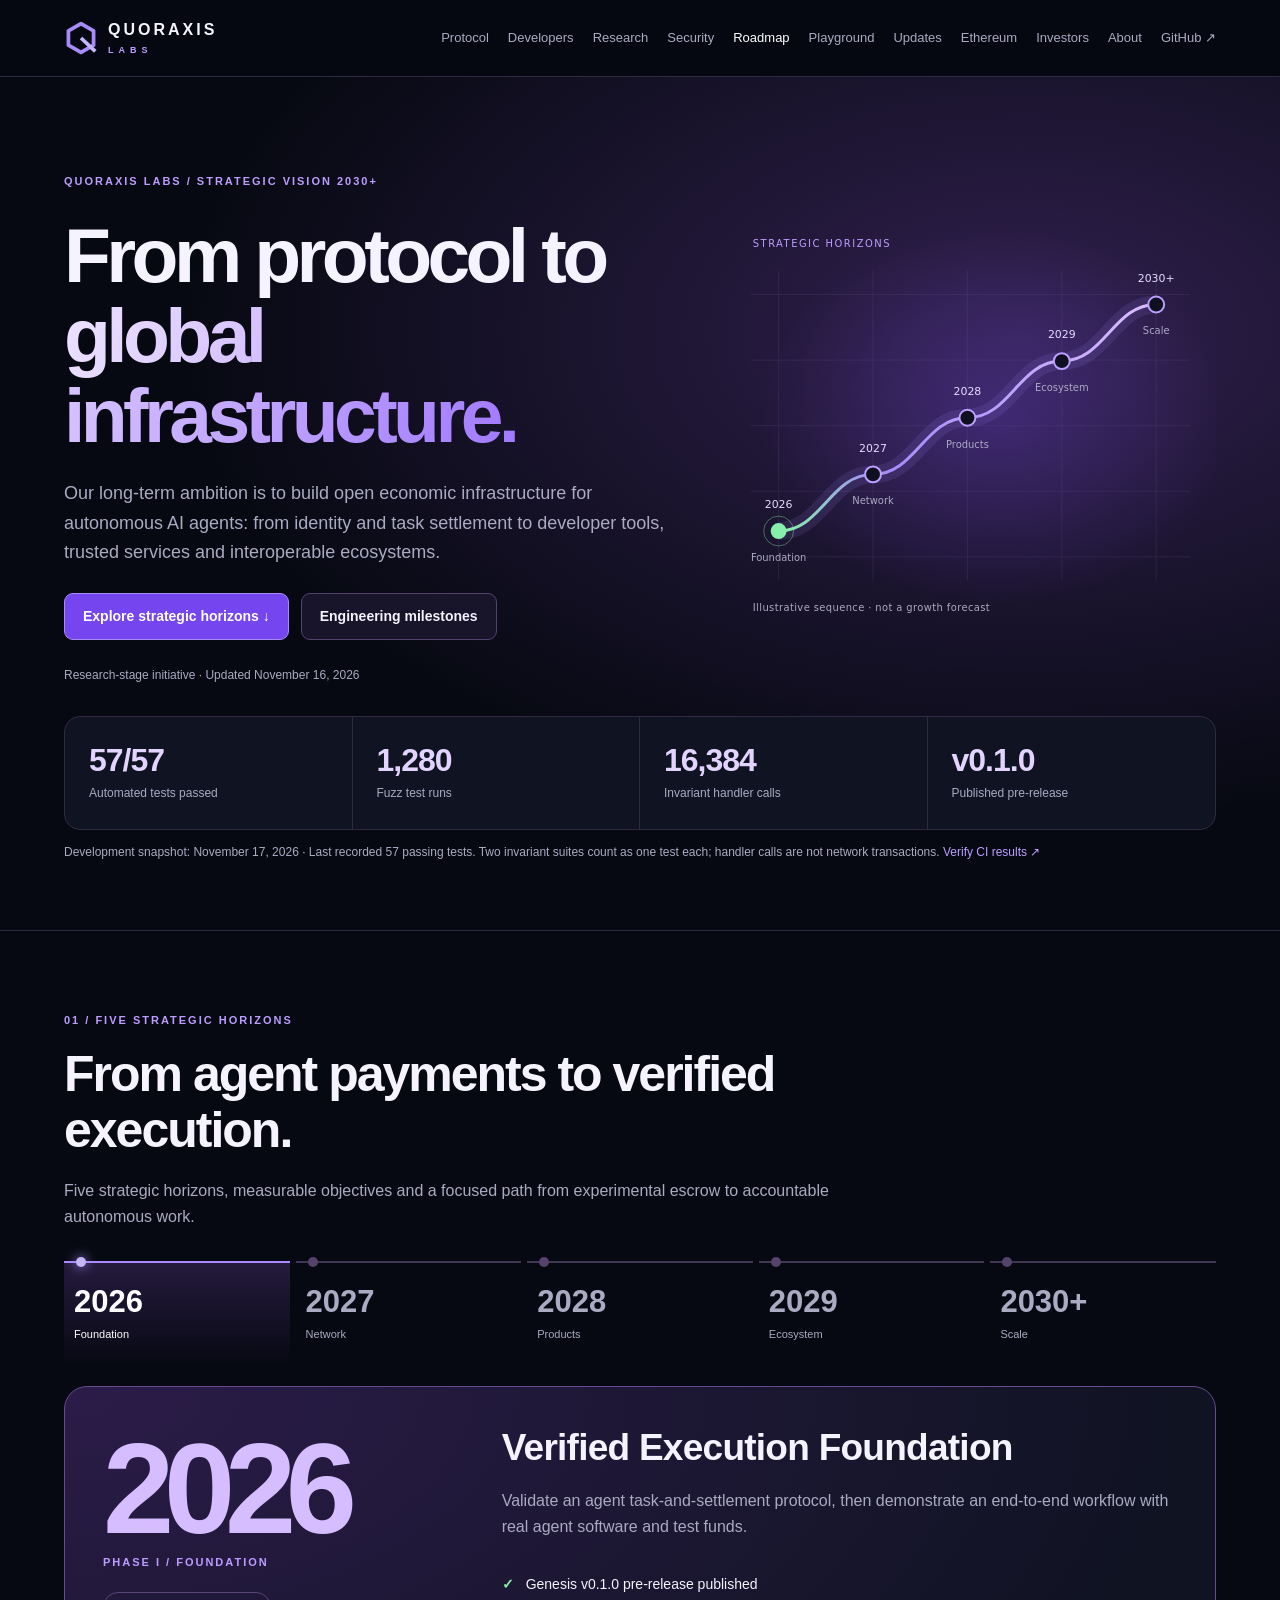
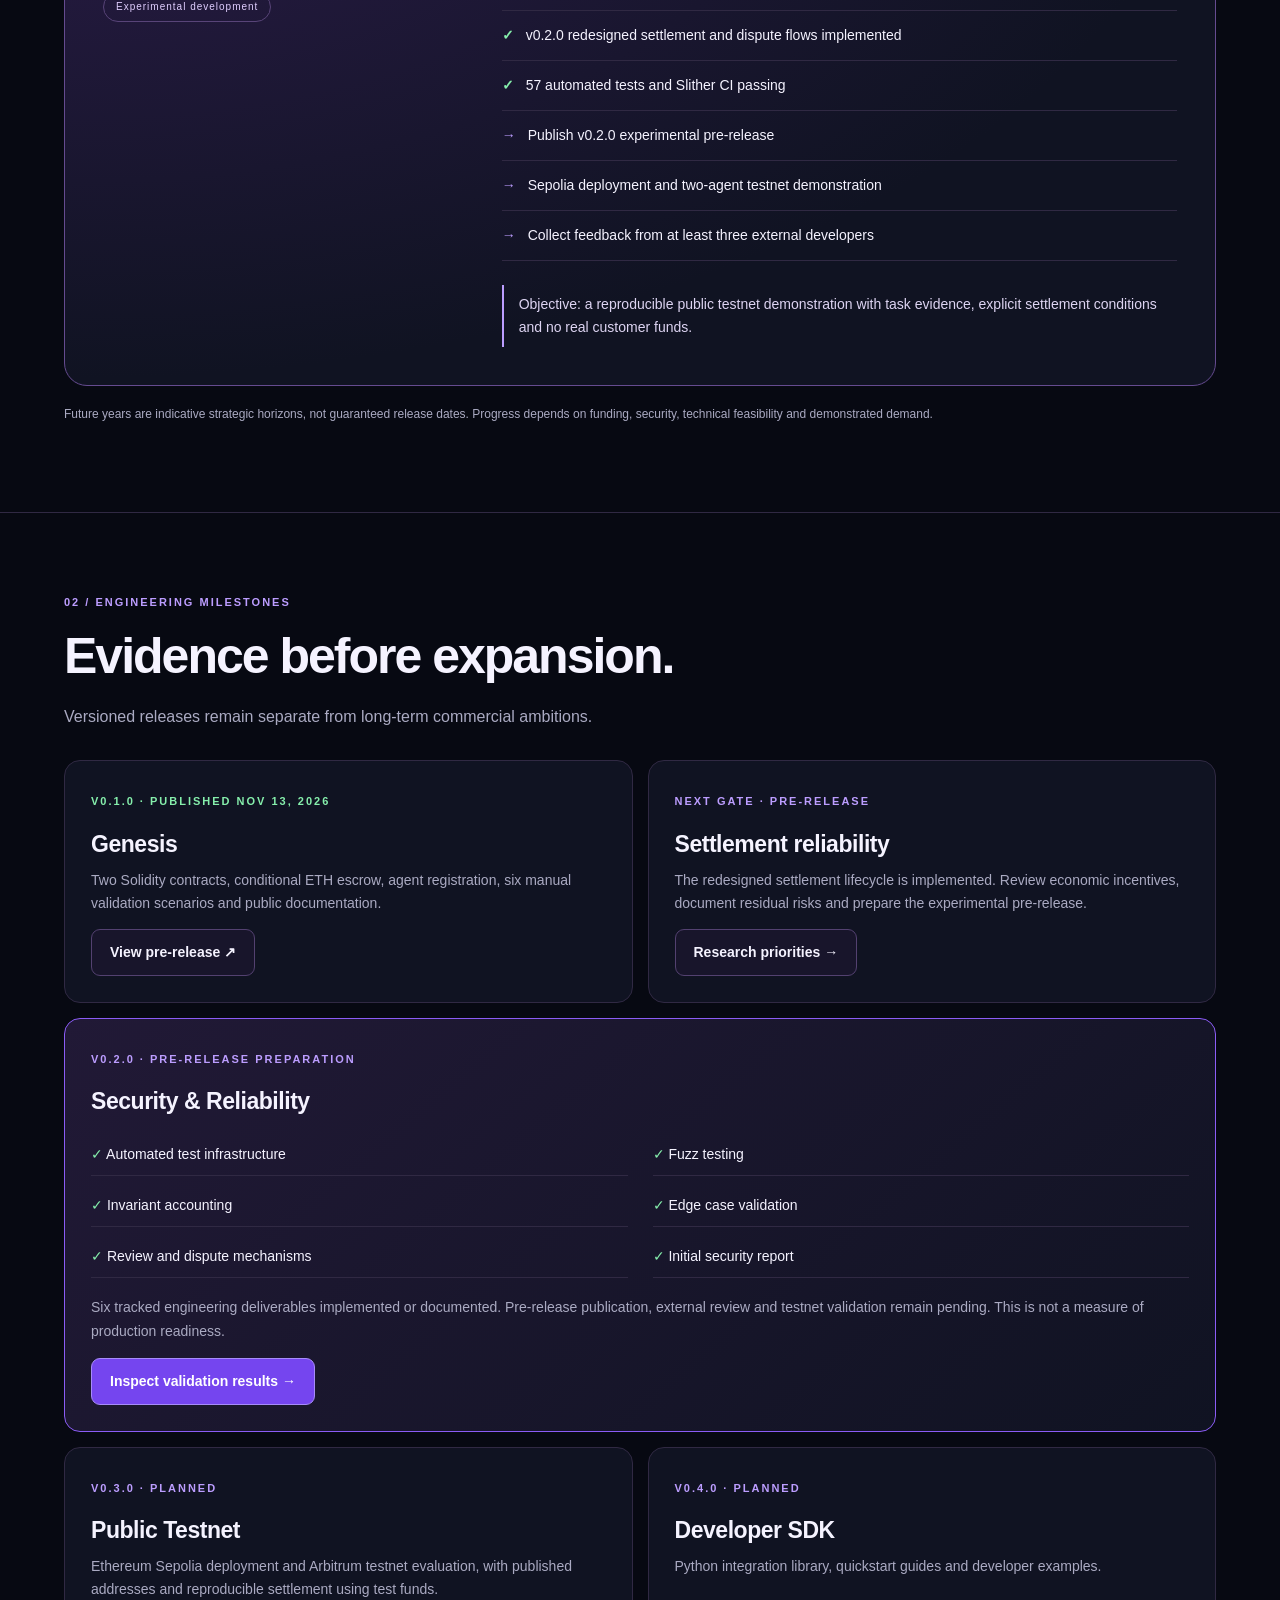
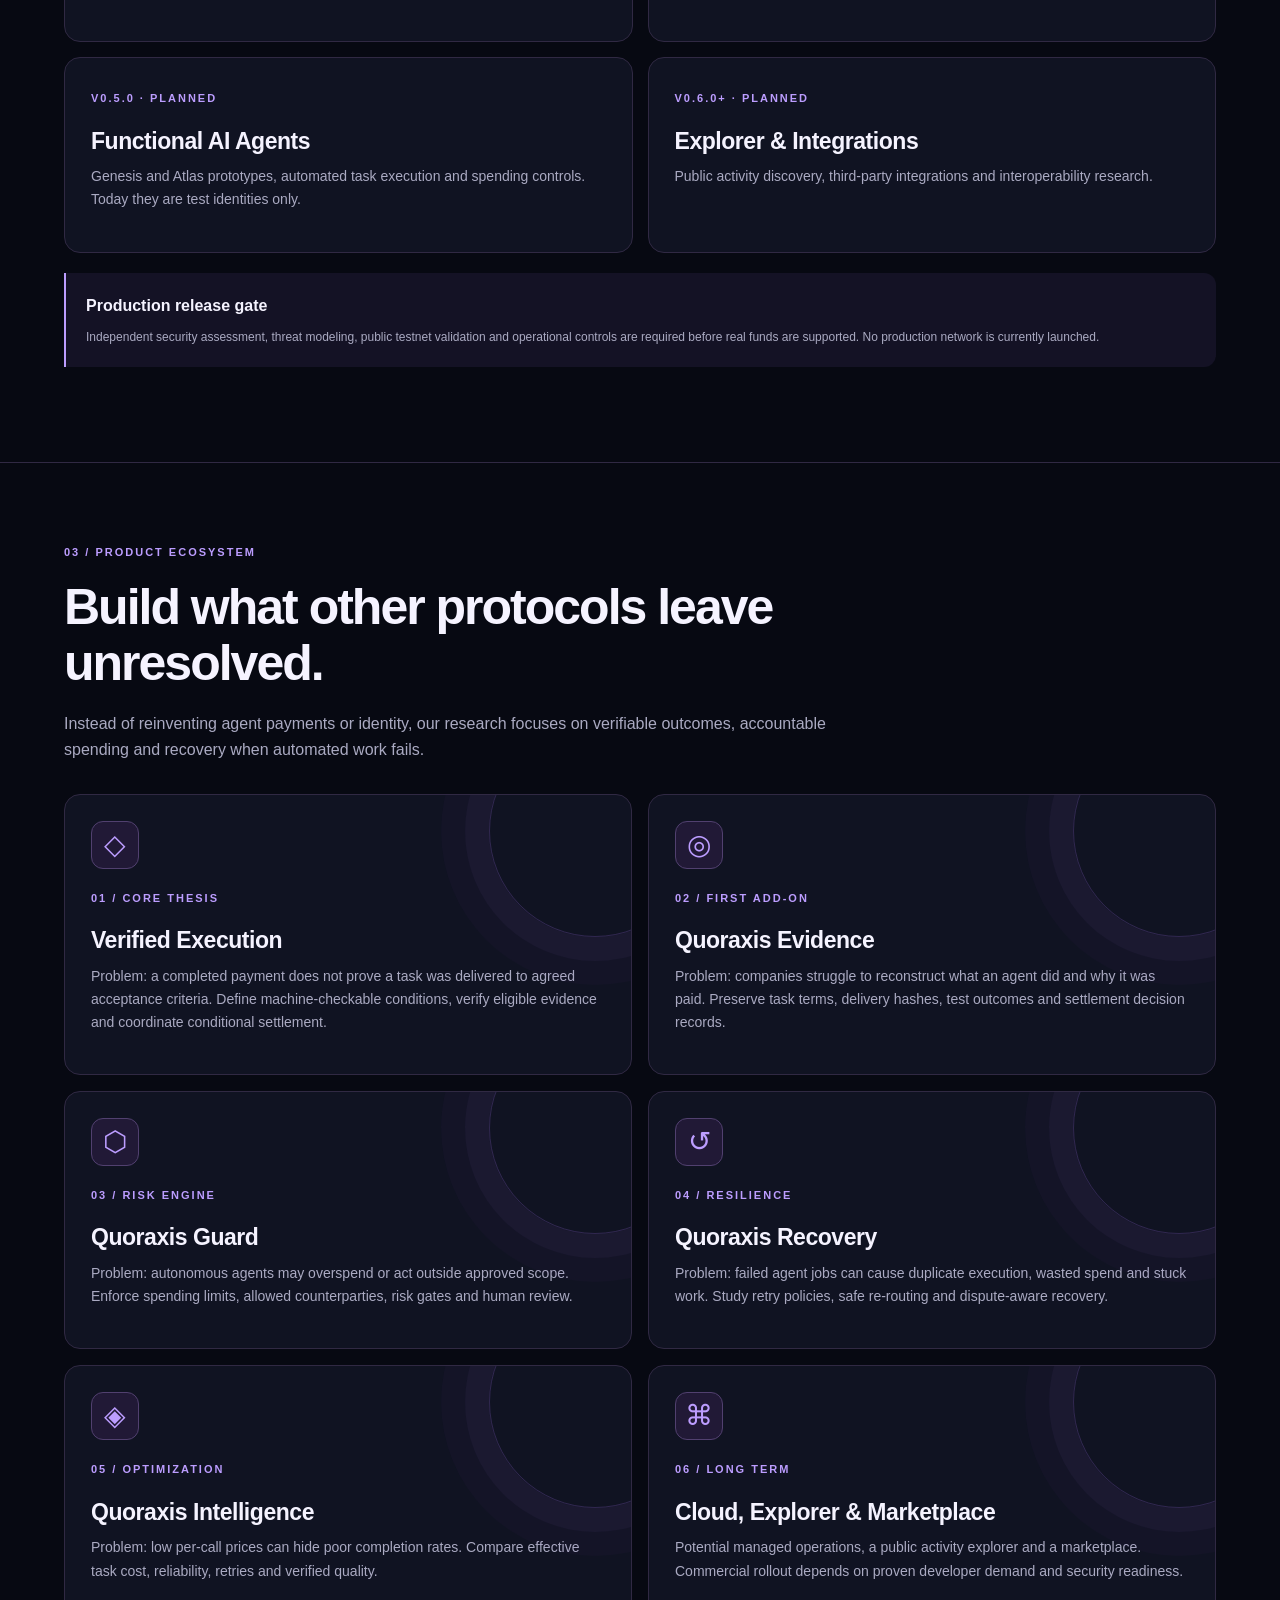
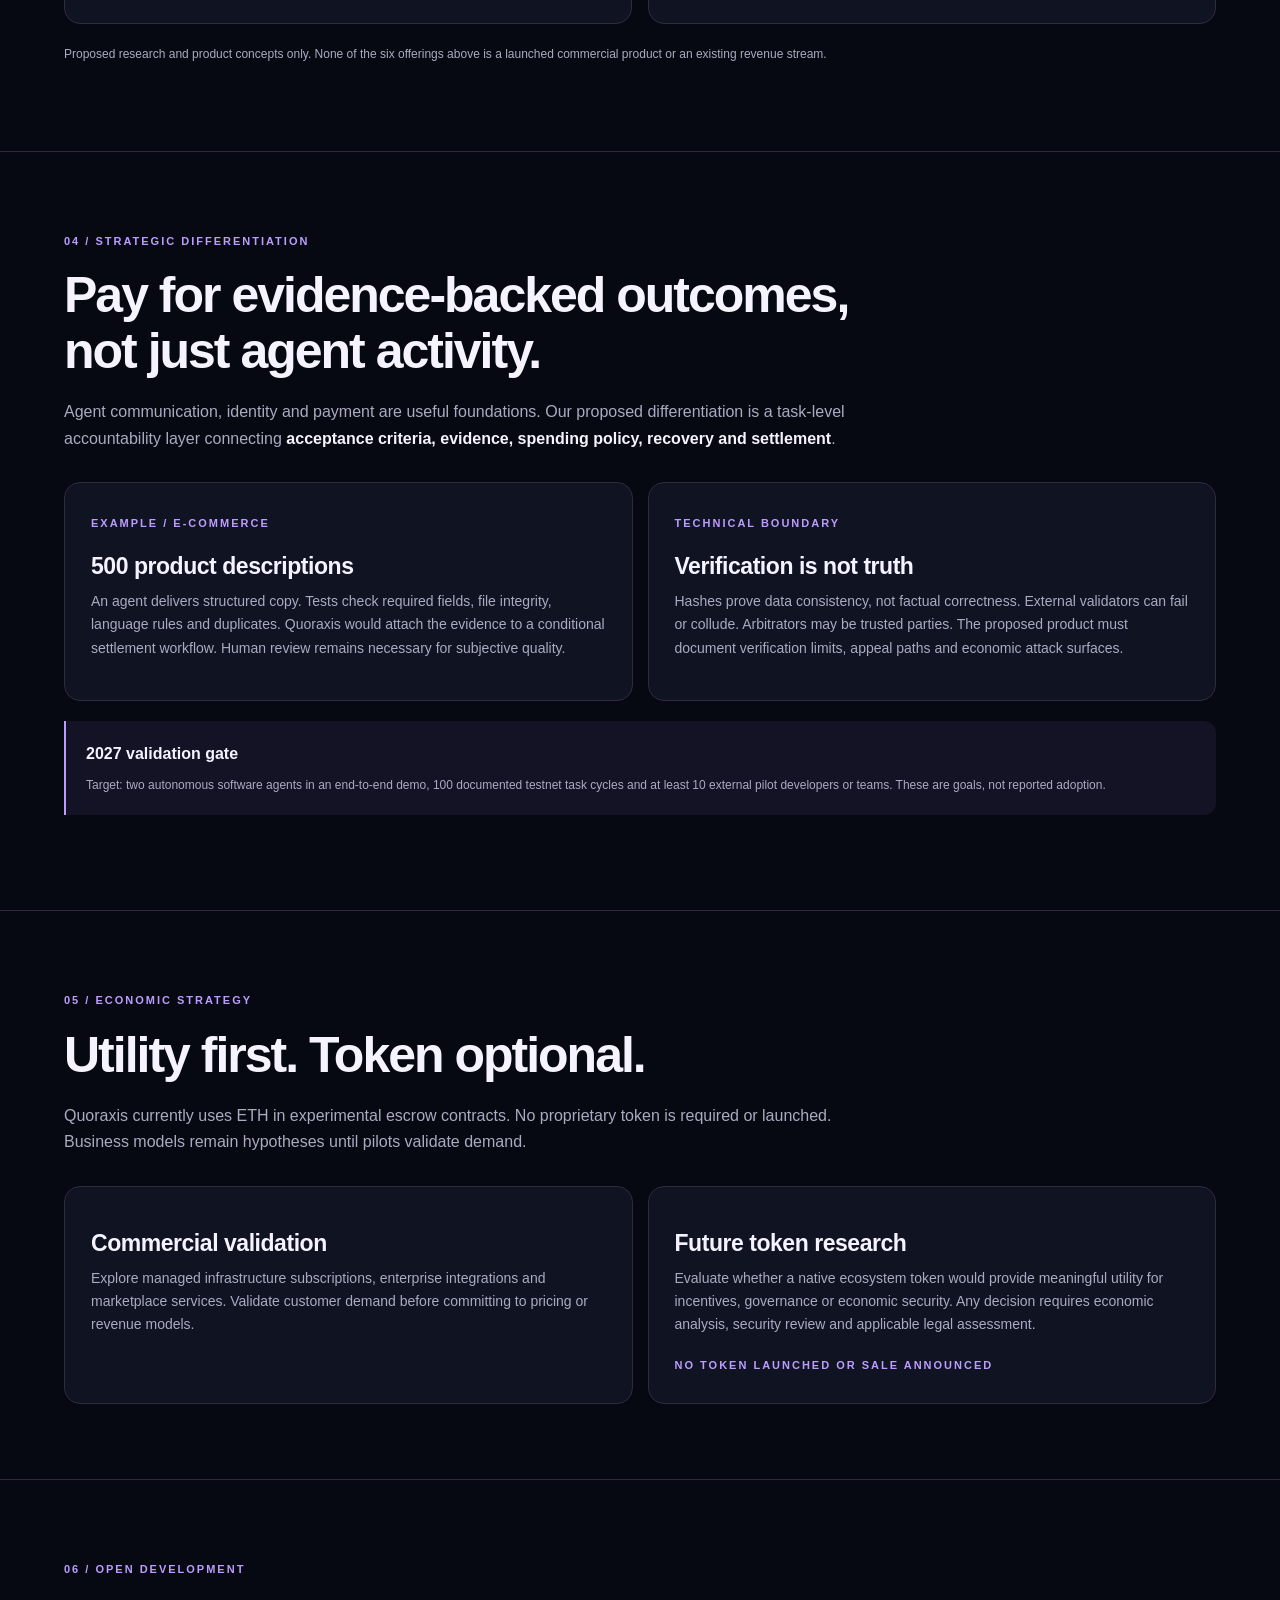
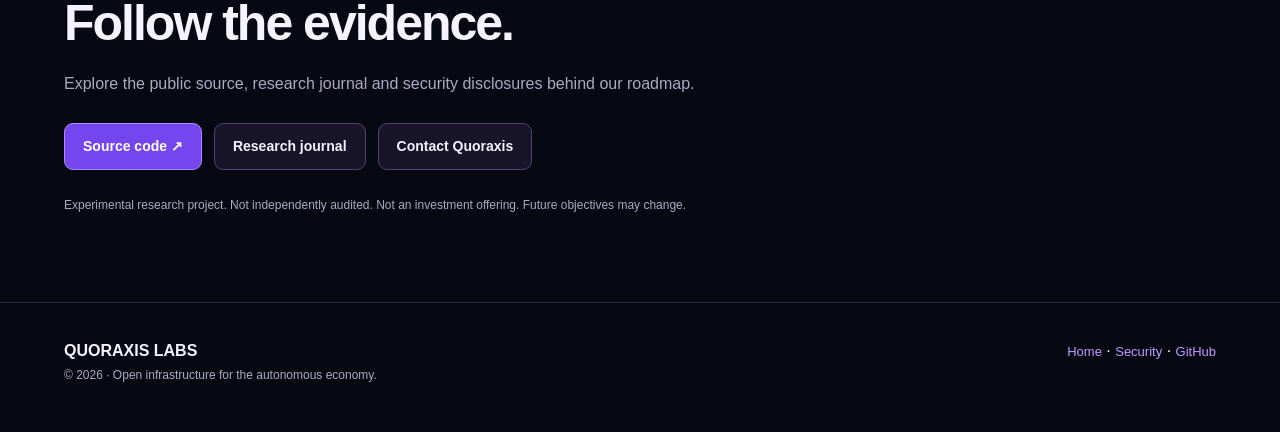
<file: roadmap.html>
<!DOCTYPE html>

<html lang="en"><head><meta charset="utf-8"/><meta content="width=device-width,initial-scale=1" name="viewport"/><meta content="#070912" name="theme-color"/><title>Roadmap 2026–2030+ | Quoraxis Labs</title><meta content="Explore the Quoraxis 2026–2030+ strategic roadmap: verified autonomous execution, evidence, risk controls, agent recovery and open Ethereum infrastructure." name="description"/>
<style>
:root{color-scheme:dark;--bg:#070912;--panel:#101322;--line:#302943;--text:#f5f3ff;--muted:#aaaac2;--violet:#bc9dff;--green:#86efac}*{box-sizing:border-box}html{scroll-behavior:smooth}body{margin:0;background:var(--bg);color:var(--text);font:16px/1.65 -apple-system,BlinkMacSystemFont,'Segoe UI',Arial,sans-serif}a{color:inherit;text-decoration:none}button{font:inherit;color:inherit;cursor:pointer}a:focus-visible,button:focus-visible{outline:2px solid var(--violet);outline-offset:4px}.wrap{width:min(1220px,90%);margin:auto}.header{position:sticky;top:0;z-index:20;background:#070912ed;backdrop-filter:blur(18px);border-bottom:1px solid var(--line)}nav{min-height:76px;display:flex;align-items:center;justify-content:space-between;gap:20px}.brand{display:flex;align-items:center;gap:10px;font-weight:750;letter-spacing:3px;line-height:1.2}.brand svg{width:34px}.brand small{display:block;color:var(--violet);font-size:9px;letter-spacing:5px;margin-top:6px}.links{display:flex;gap:19px;align-items:center;color:var(--muted);font-size:13px}.links a:hover,.links a[aria-current]{color:#fff}.menu{display:none;border:1px solid var(--line);border-radius:9px;background:var(--panel);padding:9px 13px}.btn{display:inline-flex;align-items:center;justify-content:center;min-height:46px;padding:11px 18px;border:1px solid #534170;border-radius:9px;font-size:14px;font-weight:600;background:#18152b}.btn.primary{background:#7545ef;border-color:#a78bfa;color:#fff}.hero{position:relative;overflow:hidden;padding:90px 0 55px;background:radial-gradient(ellipse at 80% 30%,#30204e,transparent 58%)}.hero-grid{display:grid;grid-template-columns:1.1fr .9fr;gap:48px;align-items:center}.kicker{font-size:11px;font-weight:700;color:var(--violet);letter-spacing:2px;text-transform:uppercase}h1,h2,h3,p{margin-top:0}h1{font-size:clamp(44px,6vw,82px);line-height:1.04;letter-spacing:-.06em;margin:23px 0}h2{font-size:clamp(30px,4vw,50px);line-height:1.12;letter-spacing:-.04em;margin:14px 0 20px}h3{line-height:1.25;letter-spacing:-.02em}.gradient{background:linear-gradient(110deg,#eee3ff,#a078ff);background-clip:text;-webkit-background-clip:text;color:transparent}p{color:var(--muted)}.hero p{font-size:18px;max-width:650px}.note{font-size:12px;color:var(--muted);line-height:1.7}.hero-art{width:100%;max-width:470px;margin:auto}.hero-art svg{display:block;width:100%;height:auto}.orbit{transform-origin:250px 200px;animation:spin 40s linear infinite}@keyframes spin{to{transform:rotate(360deg)}}.actions{display:flex;gap:12px;flex-wrap:wrap;margin:25px 0}.metrics{display:grid;grid-template-columns:repeat(4,1fr);border:1px solid var(--line);border-radius:16px;background:var(--panel);margin:30px 0 12px}.metric{padding:24px;border-right:1px solid var(--line)}.metric:last-child{border:0}.metric strong{display:block;font-size:32px;color:#e2d3ff;line-height:1.2;letter-spacing:-1px}.metric span{font-size:12px;color:var(--muted)}section{padding:75px 0;border-top:1px solid var(--line)}.heading{max-width:800px;margin-bottom:30px}.years{display:grid;grid-template-columns:repeat(5,minmax(0,1fr));gap:6px;margin:30px 0 20px}.year{border:0;border-top:2px solid #403653;background:transparent;text-align:left;padding:20px 10px;color:var(--muted);position:relative}.year::before{content:'';position:absolute;top:-6px;left:12px;width:10px;height:10px;border-radius:50%;background:#55436e}.year strong{display:block;font-size:clamp(18px,2.7vw,31px);line-height:1.2}.year span{font-size:11px}.year.active{border-color:#ad89ff;background:linear-gradient(#241a3d,transparent);color:#fff}.year.active::before{background:#c4b5fd;box-shadow:0 0 12px #a78bfa}.phase{display:grid;grid-template-columns:.7fr 1.3fr;gap:35px;padding:38px;border:1px solid #654b90;border-radius:23px;background:radial-gradient(ellipse at top left,#2b1c49,transparent 70%),var(--panel)}.bigyear{font-size:clamp(65px,10vw,130px);line-height:1;font-weight:750;letter-spacing:-.08em;color:#d6bdff}.status{display:inline-block;border:1px solid #584478;border-radius:20px;padding:6px 12px;font-size:10px;letter-spacing:1px;color:#e0ceff;margin-top:20px}.phase h3{font-size:clamp(25px,3vw,37px);margin:0 0 16px}.goals{list-style:none;padding:0;margin:20px 0}.goals li{display:flex;gap:12px;padding:13px 0;border-bottom:1px solid var(--line);font-size:14px}.mark{color:var(--violet);font-weight:bold}.mark.done{color:var(--green)}.outcome{border-left:2px solid var(--violet);padding:8px 15px;margin-top:24px;color:#ddd4f2;font-size:14px}.engineering{display:grid;grid-template-columns:1fr 1fr;gap:15px}.card{background:var(--panel);border:1px solid var(--line);border-radius:16px;padding:26px}.card h3{font-size:23px;margin:16px 0 10px}.card p{font-size:14px}.card.current{border-color:#8b5cf6;background:linear-gradient(140deg,#211936,var(--panel));grid-column:1/-1}.tracker{display:grid;grid-template-columns:1fr 1fr;gap:9px 25px;margin:18px 0}.tracker div{font-size:14px;padding:9px 0;border-bottom:1px solid var(--line)}.good{color:var(--green)}.pending{color:var(--violet)}.products{display:grid;grid-template-columns:repeat(2,1fr);gap:16px}.product{position:relative;overflow:hidden;min-height:220px}.product:after{content:'';position:absolute;right:-70px;top:-70px;width:210px;height:210px;border:1px solid #7451ac55;border-radius:50%;box-shadow:0 0 0 24px #7451ac12,0 0 0 48px #7451ac08;pointer-events:none}.product .symbol{font-size:28px;color:var(--violet)}.gate{border-left:2px solid var(--violet);padding:20px;background:#141225;border-radius:0 12px 12px 0;margin:20px 0}.footer{padding:35px 0;border-top:1px solid var(--line)}.footer .wrap{display:flex;justify-content:space-between;gap:24px;flex-wrap:wrap}.footer a{color:var(--violet);font-size:13px}.skip{position:fixed;left:15px;top:-100px;z-index:99;background:#7545ef;padding:12px}.skip:focus{top:10px}
@media(max-width:950px){.menu{display:block}.links{display:none;position:absolute;top:100%;left:0;right:0;background:#111322;padding:15px 5%;max-height:80vh;overflow:auto}.links.open{display:flex;flex-direction:column;align-items:stretch;gap:0}.links a{padding:13px;border-bottom:1px solid var(--line);font-size:15px}.hero-grid{grid-template-columns:1fr;gap:20px}.hero-art{max-width:360px}.hero{padding:55px 0 35px}}@media(max-width:600px){nav{min-height:68px}.brand{font-size:14px}.hero{padding:32px 0 25px}.hero-grid{gap:8px}.hero-art{order:-1;max-width:230px}.hero h1{font-size:42px}.hero p{font-size:15px}.actions{flex-direction:column}.btn{width:100%}.metrics{grid-template-columns:1fr 1fr}.metric{padding:16px;border-bottom:1px solid var(--line)}.metric:nth-child(even){border-right:0}.metric:nth-child(n+3){border-bottom:0}.metric strong{font-size:28px}section{padding:50px 0}.years{gap:3px}.year{text-align:center;padding:15px 2px}.year::before{left:calc(50% - 5px)}.year span{display:none}.phase{grid-template-columns:1fr;gap:22px;padding:24px}.bigyear{font-size:74px}.engineering,.products,.tracker{grid-template-columns:1fr}.card{padding:22px}.product{min-height:0}.heading{margin-bottom:20px}}@media(prefers-reduced-motion:reduce){*{animation:none!important;scroll-behavior:auto!important}}

.hero-art{max-width:530px}.milestone-halo{transform-origin:60px 310px;animation:halo 3s ease-in-out infinite}@keyframes halo{50%{opacity:.12;transform:scale(1.25)}}.product .symbol{display:grid;place-items:center;width:48px;height:48px;border:1px solid #51406f;border-radius:12px;background:#211936;margin-bottom:15px}.hero .note{font-size:12px;max-width:none}@media(max-width:950px){.hero-art{max-width:440px}}@media(max-width:600px){.hero-art{max-width:340px;order:0}.hero h1{font-size:clamp(34px,9vw,42px)}}

@media(max-width:600px){.products{grid-template-columns:1fr}.product{min-height:0}}
</style></head><body><a class="skip" href="#main">Skip to content</a><header class="header"><nav aria-label="Main navigation" class="wrap"><a class="brand" href="index.html"><svg aria-hidden="true" viewbox="0 0 100 100"><path d="M50 8L87 29V71L50 92L13 71V29Z" fill="none" stroke="#a78bfa" stroke-linejoin="round" stroke-width="11"></path><path d="M50 50L92 89" stroke="#c4b5fd" stroke-width="11"></path></svg><span>QUORAXIS<small>LABS</small></span></a><button aria-controls="links" aria-expanded="false" class="menu" id="menu" type="button">Menu ☰</button><div class="links" id="links"><a href="protocol.html">Protocol</a><a href="developers.html">Developers</a><a href="research.html">Research</a><a href="security.html">Security</a><a aria-current="page" href="roadmap.html">Roadmap</a><a href="playground.html">Playground</a><a href="updates.html">Updates</a><a href="ethereum.html">Ethereum</a><a href="investors.html">Investors</a><a href="about.html">About</a><a href="https://github.com/quoraxislabs/quoraxis-protocol">GitHub ↗</a></div></nav></header>
<main id="main"><div class="hero"><div class="wrap hero-grid"><div><span class="kicker">Quoraxis Labs / Strategic vision 2030+</span><h1>From protocol to <span class="gradient">global infrastructure.</span></h1><p>Our long-term ambition is to build open economic infrastructure for autonomous AI agents: from identity and task settlement to developer tools, trusted services and interoperable ecosystems.</p><div class="actions"><a class="btn primary" href="#strategy">Explore strategic horizons ↓</a><a class="btn" href="#engineering">Engineering milestones</a></div><div class="note">Research-stage initiative · Updated November 16, 2026</div></div><div class="hero-art"><svg aria-label="Illustrative strategic milestones: foundation, network, products, ecosystem and scale, 2026 to 2030 and beyond" role="img" viewbox="0 0 500 410"><defs><lineargradient id="pathGradient" x1="0" x2="1" y1="1" y2="0"><stop stop-color="#86efac"></stop><stop offset=".28" stop-color="#a78bfa"></stop><stop offset="1" stop-color="#d8bcff"></stop></lineargradient><radialgradient id="roadGlow"><stop stop-color="#8650ff" stop-opacity=".25"></stop><stop offset="1" stop-color="#8650ff" stop-opacity="0"></stop></radialgradient></defs><ellipse cx="280" cy="195" fill="url(#roadGlow)" rx="240" ry="190"></ellipse><g opacity=".3" stroke="#6c558e" stroke-width=".7"><path d="M32 72H474M32 138H474M32 204H474M32 270H474M32 336H474M60 48V360M155 48V360M250 48V360M345 48V360M440 48V360"></path></g><path d="M60 310 C103 310 112 253 155 253 S207 196 250 196 S302 139 345 139 S397 82 440 82" fill="none" stroke="#a78bfa" stroke-opacity=".12" stroke-width="18"></path><path d="M60 310 C103 310 112 253 155 253 S207 196 250 196 S302 139 345 139 S397 82 440 82" fill="none" stroke="url(#pathGradient)" stroke-linecap="round" stroke-width="3"></path><g fill="#0e1020" stroke="#bca0ff" stroke-width="2"><circle cx="155" cy="253" r="8"></circle><circle cx="250" cy="196" r="8"></circle><circle cx="345" cy="139" r="8"></circle><circle cx="440" cy="82" r="8"></circle></g><circle cx="60" cy="310" fill="#86efac" r="8"></circle><circle class="milestone-halo" cx="60" cy="310" fill="none" opacity=".4" r="15" stroke="#86efac"></circle><g fill="#e6dcff" font-family="system-ui,sans-serif" font-size="11" text-anchor="middle"><text x="60" y="287">2026</text><text x="155" y="230">2027</text><text x="250" y="173">2028</text><text x="345" y="116">2029</text><text x="440" y="59">2030+</text></g><g fill="#aaaac2" font-family="system-ui,sans-serif" font-size="10" text-anchor="middle"><text x="60" y="340">Foundation</text><text x="155" y="283">Network</text><text x="250" y="226">Products</text><text x="345" y="169">Ecosystem</text><text x="440" y="112">Scale</text></g><g fill="#bc9dff" font-family="system-ui,sans-serif" font-size="10" letter-spacing="1.5"><text x="34" y="24">STRATEGIC HORIZONS</text><text fill="#aaaac2" letter-spacing=".4" x="34" y="391">Illustrative sequence · not a growth forecast</text></g></svg></div></div><div class="wrap"><div class="metrics"><div class="metric"><strong>57/57</strong><span>Automated tests passed</span></div><div class="metric"><strong>1,280</strong><span>Fuzz test runs</span></div><div class="metric"><strong>16,384</strong><span>Invariant handler calls</span></div><div class="metric"><strong>v0.1.0</strong><span>Published pre-release</span></div></div><p class="note">Development snapshot: November 17, 2026 · Last recorded 57 passing tests. Two invariant suites count as one test each; handler calls are not network transactions. <a href="https://github.com/quoraxislabs/quoraxis-protocol/actions" style="color:var(--violet);white-space:nowrap;display:inline-block">Verify CI results ↗</a></p></div></div>
<section id="strategy"><div class="wrap"><div class="heading"><span class="kicker">01 / Five strategic horizons</span><h2>From agent payments to verified execution.</h2><p>Five strategic horizons, measurable objectives and a focused path from experimental escrow to accountable autonomous work.</p></div><div aria-label="Strategic horizons" class="years"><button aria-pressed="true" class="year active" data-year="2026"><strong>2026</strong><span>Foundation</span></button><button aria-pressed="false" class="year" data-year="2027"><strong>2027</strong><span>Network</span></button><button aria-pressed="false" class="year" data-year="2028"><strong>2028</strong><span>Products</span></button><button aria-pressed="false" class="year" data-year="2029"><strong>2029</strong><span>Ecosystem</span></button><button aria-pressed="false" class="year" data-year="2030"><strong>2030+</strong><span>Scale</span></button></div><div aria-live="polite" class="phase"><div><div class="bigyear" id="year">2026</div><div class="kicker" id="phase">Phase I / Foundation</div><span class="status" id="status">Experimental development</span></div><div><h3 id="title">Verified Execution Foundation</h3><p id="desc">Validate an agent task-and-settlement protocol, then demonstrate an end-to-end workflow with real agent software and test funds.</p><ul class="goals" id="goals"><li><span class="mark done">✓</span>Genesis v0.1.0 pre-release published</li><li><span class="mark done">✓</span>v0.2.0 redesigned settlement and dispute flows implemented</li><li><span class="mark done">✓</span>57 automated tests and Slither CI passing</li><li><span class="mark">→</span>Publish v0.2.0 experimental pre-release</li><li><span class="mark">→</span>Sepolia deployment and two-agent testnet demonstration</li><li><span class="mark">→</span>Collect feedback from at least three external developers</li></ul><div class="outcome" id="outcome">Objective: a reproducible public testnet demonstration with task evidence, explicit settlement conditions and no real customer funds.</div></div></div><p class="note" style="margin-top:18px">Future years are indicative strategic horizons, not guaranteed release dates. Progress depends on funding, security, technical feasibility and demonstrated demand.</p></div></section>
<section id="engineering"><div class="wrap"><div class="heading"><span class="kicker">02 / Engineering milestones</span><h2>Evidence before expansion.</h2><p>Versioned releases remain separate from long-term commercial ambitions.</p></div><div class="engineering"><article class="card"><span class="kicker good">v0.1.0 · Published Nov 13, 2026</span><h3>Genesis</h3><p>Two Solidity contracts, conditional ETH escrow, agent registration, six manual validation scenarios and public documentation.</p><a class="btn" href="https://github.com/quoraxislabs/quoraxis-protocol/releases/tag/v0.1.0">View pre-release ↗</a></article><article class="card"><span class="kicker">Next gate · Pre-release</span><h3>Settlement reliability</h3><p>The redesigned settlement lifecycle is implemented. Review economic incentives, document residual risks and prepare the experimental pre-release.</p><a class="btn" href="research.html">Research priorities →</a></article><article class="card current"><span class="kicker">v0.2.0 · Pre-release preparation</span><h3>Security &amp; Reliability</h3><div class="tracker"><div><span class="good">✓</span> Automated test infrastructure</div><div><span class="good">✓</span> Fuzz testing</div><div><span class="good">✓</span> Invariant accounting</div><div><span class="good">✓</span> Edge case validation</div><div><span class="good">✓</span> Review and dispute mechanisms</div><div><span class="good">✓</span> Initial security report</div></div><p class="note">Six tracked engineering deliverables implemented or documented. Pre-release publication, external review and testnet validation remain pending. This is not a measure of production readiness.</p><a class="btn primary" href="security.html">Inspect validation results →</a></article><article class="card"><span class="kicker">v0.3.0 · Planned</span><h3>Public Testnet</h3><p>Ethereum Sepolia deployment and Arbitrum testnet evaluation, with published addresses and reproducible settlement using test funds.</p></article><article class="card"><span class="kicker">v0.4.0 · Planned</span><h3>Developer SDK</h3><p>Python integration library, quickstart guides and developer examples.</p></article><article class="card"><span class="kicker">v0.5.0 · Planned</span><h3>Functional AI Agents</h3><p>Genesis and Atlas prototypes, automated task execution and spending controls. Today they are test identities only.</p></article><article class="card"><span class="kicker">v0.6.0+ · Planned</span><h3>Explorer &amp; Integrations</h3><p>Public activity discovery, third-party integrations and interoperability research.</p></article></div><div class="gate"><strong>Production release gate</strong><p class="note" style="margin:8px 0 0">Independent security assessment, threat modeling, public testnet validation and operational controls are required before real funds are supported. No production network is currently launched.</p></div></div></section>
<section><div class="wrap"><div class="heading"><span class="kicker">03 / Product ecosystem</span><h2>Build what other protocols leave unresolved.</h2><p>Instead of reinventing agent payments or identity, our research focuses on verifiable outcomes, accountable spending and recovery when automated work fails.</p></div><div class="products"><article class="card product"><div class="symbol">◇</div><span class="kicker">01 / CORE THESIS</span><h3>Verified Execution</h3><p>Problem: a completed payment does not prove a task was delivered to agreed acceptance criteria. Define machine-checkable conditions, verify eligible evidence and coordinate conditional settlement.</p></article><article class="card product"><div class="symbol">◎</div><span class="kicker">02 / FIRST ADD-ON</span><h3>Quoraxis Evidence</h3><p>Problem: companies struggle to reconstruct what an agent did and why it was paid. Preserve task terms, delivery hashes, test outcomes and settlement decision records.</p></article><article class="card product"><div class="symbol">⬡</div><span class="kicker">03 / RISK ENGINE</span><h3>Quoraxis Guard</h3><p>Problem: autonomous agents may overspend or act outside approved scope. Enforce spending limits, allowed counterparties, risk gates and human review.</p></article><article class="card product"><div class="symbol">↺</div><span class="kicker">04 / RESILIENCE</span><h3>Quoraxis Recovery</h3><p>Problem: failed agent jobs can cause duplicate execution, wasted spend and stuck work. Study retry policies, safe re-routing and dispute-aware recovery.</p></article><article class="card product"><div class="symbol">◈</div><span class="kicker">05 / OPTIMIZATION</span><h3>Quoraxis Intelligence</h3><p>Problem: low per-call prices can hide poor completion rates. Compare effective task cost, reliability, retries and verified quality.</p></article><article class="card product"><div class="symbol">⌘</div><span class="kicker">06 / LONG TERM</span><h3>Cloud, Explorer &amp; Marketplace</h3><p>Potential managed operations, a public activity explorer and a marketplace. Commercial rollout depends on proven developer demand and security readiness.</p></article></div><p class="note" style="margin-top:20px">Proposed research and product concepts only. None of the six offerings above is a launched commercial product or an existing revenue stream.</p></div></section>
<section id="thesis"><div class="wrap"><div class="heading"><span class="kicker">04 / Strategic differentiation</span><h2>Pay for evidence-backed outcomes, not just agent activity.</h2><p>Agent communication, identity and payment are useful foundations. Our proposed differentiation is a task-level accountability layer connecting <strong style="color:#f5f3ff">acceptance criteria, evidence, spending policy, recovery and settlement</strong>.</p></div><div class="engineering"><article class="card"><span class="kicker">Example / E-commerce</span><h3>500 product descriptions</h3><p>An agent delivers structured copy. Tests check required fields, file integrity, language rules and duplicates. Quoraxis would attach the evidence to a conditional settlement workflow. Human review remains necessary for subjective quality.</p></article><article class="card"><span class="kicker">Technical boundary</span><h3>Verification is not truth</h3><p>Hashes prove data consistency, not factual correctness. External validators can fail or collude. Arbitrators may be trusted parties. The proposed product must document verification limits, appeal paths and economic attack surfaces.</p></article></div><div class="gate"><strong>2027 validation gate</strong><p class="note" style="margin:8px 0 0">Target: two autonomous software agents in an end-to-end demo, 100 documented testnet task cycles and at least 10 external pilot developers or teams. These are goals, not reported adoption.</p></div></div></section><section><div class="wrap"><div class="heading"><span class="kicker">05 / Economic strategy</span><h2>Utility first. Token optional.</h2><p>Quoraxis currently uses ETH in experimental escrow contracts. No proprietary token is required or launched. Business models remain hypotheses until pilots validate demand.</p></div><div class="engineering"><article class="card"><h3>Commercial validation</h3><p>Explore managed infrastructure subscriptions, enterprise integrations and marketplace services. Validate customer demand before committing to pricing or revenue models.</p></article><article class="card"><h3>Future token research</h3><p>Evaluate whether a native ecosystem token would provide meaningful utility for incentives, governance or economic security. Any decision requires economic analysis, security review and applicable legal assessment.</p><span class="kicker">No token launched or sale announced</span></article></div></div></section>
<section><div class="wrap"><span class="kicker">06 / Open development</span><h2>Follow the evidence.</h2><p>Explore the public source, research journal and security disclosures behind our roadmap.</p><div class="actions"><a class="btn primary" href="https://github.com/quoraxislabs/quoraxis-protocol">Source code ↗</a><a class="btn" href="research.html">Research journal</a><a class="btn" href="about.html">Contact Quoraxis</a></div><p class="note">Experimental research project. Not independently audited. Not an investment offering. Future objectives may change.</p></div></section></main><footer class="footer"><div class="wrap"><div><strong>QUORAXIS LABS</strong><p class="note">© 2026 · Open infrastructure for the autonomous economy.</p></div><div><a href="index.html">Home</a> · <a href="security.html">Security</a> · <a href="https://github.com/quoraxislabs/quoraxis-protocol">GitHub</a></div></div></footer>
<script>
const data={2026:['Phase I / Foundation','Experimental development','Verified Execution Foundation','Secure the current codebase and demonstrate reproducible agent-to-agent settlement with test funds.',['Genesis v0.1.0 pre-release published','v0.2.0 settlement and dispute flows implemented','57 automated tests and Slither CI passing','v0.2.0 experimental pre-release','Ethereum Sepolia deployment and a two-agent demo','Feedback from at least three external developers'],'Public testnet demonstration with documented evidence and explicit security limitations.'],2027:['Phase II / Developer Adoption','Strategic target','Verify the work, not just the payment','Make an initial Verify + Evidence workflow accessible through developer tools and open interoperability.',['Python SDK, sample apps and integration docs','Evaluate ERC-8004, A2A and MCP interoperability','First Quoraxis Verify and Evidence prototype','At least 100 recorded successful testnet task cycles','Pilot integrations with 10 external developers or teams'],'Independent developers can reproduce an evidence-backed task and conditional payment workflow.'],2028:['Phase III / Commercial Pilots','Conditional target','Guard, Recovery & Managed Infrastructure','Test whether businesses will pay to govern automated work and recover safely from failures.',['Quoraxis Guard policy and spending-control pilot','Recovery workflows for failed, timed-out or retried tasks','Quoraxis Workbench and Cloud pilot','First paid B2B trials, if security and legal gates permit','Independent assessment before real customer funds'],'Demonstrate genuine willingness to pay and accountable operations, not hypothetical revenues.'],2029:['Phase IV / Ecosystem','Long-term target','Intelligence, Explorer & Interoperability','Expand only where customers and developers prove the need for cross-platform reliable execution.',['Quality-adjusted cost and reliability analytics','Explorer for documented task and settlement activity','Third-party integrations across agent frameworks','Marketplace feasibility and controlled pilot','Repeat usage across multiple independent organizations'],'Demonstrate repeat use and measurable operational value across integrations.'],2030:['Phase V / Global Infrastructure','Long-term vision','Accountable Autonomous Infrastructure','Work toward interoperable controls and evidence standards for increasingly autonomous economic activity.',['Open specifications for verifiable task receipts','Enterprise audit and human-oversight controls','Multi-network or non-blockchain interoperability when justified','Independent security and economic assurance ecosystem','Sustainable international developer adoption'],'Become a useful infrastructure layer, conditional on long-term demand and verification.']};
const tabs=[...document.querySelectorAll('.year')];function render(y){const d=data[y];if(!d)return;document.getElementById('year').textContent=y==='2030'?'2030+':y;['phase','status','title','desc'].forEach((id,i)=>document.getElementById(id).textContent=d[i]);const list=document.getElementById('goals');list.replaceChildren();d[4].forEach((text,i)=>{const li=document.createElement('li'),mark=document.createElement('span');const done=y==='2026'&&i<3;mark.className='mark'+(done?' done':'');mark.textContent=done?'✓':'→';li.append(mark,document.createTextNode(text));list.append(li)});document.getElementById('outcome').textContent='Objective: '+d[5];tabs.forEach(t=>{const active=t.dataset.year===y;t.classList.toggle('active',active);t.setAttribute('aria-pressed',String(active))})}tabs.forEach(t=>t.addEventListener('click',()=>render(t.dataset.year)));const menu=document.getElementById('menu'),links=document.getElementById('links');function close(){links.classList.remove('open');menu.setAttribute('aria-expanded','false')}menu.addEventListener('click',()=>menu.setAttribute('aria-expanded',String(links.classList.toggle('open'))));document.addEventListener('keydown',e=>{if(e.key==='Escape')close()});links.querySelectorAll('a').forEach(a=>a.addEventListener('click',close));
</script></body></html>
</file>
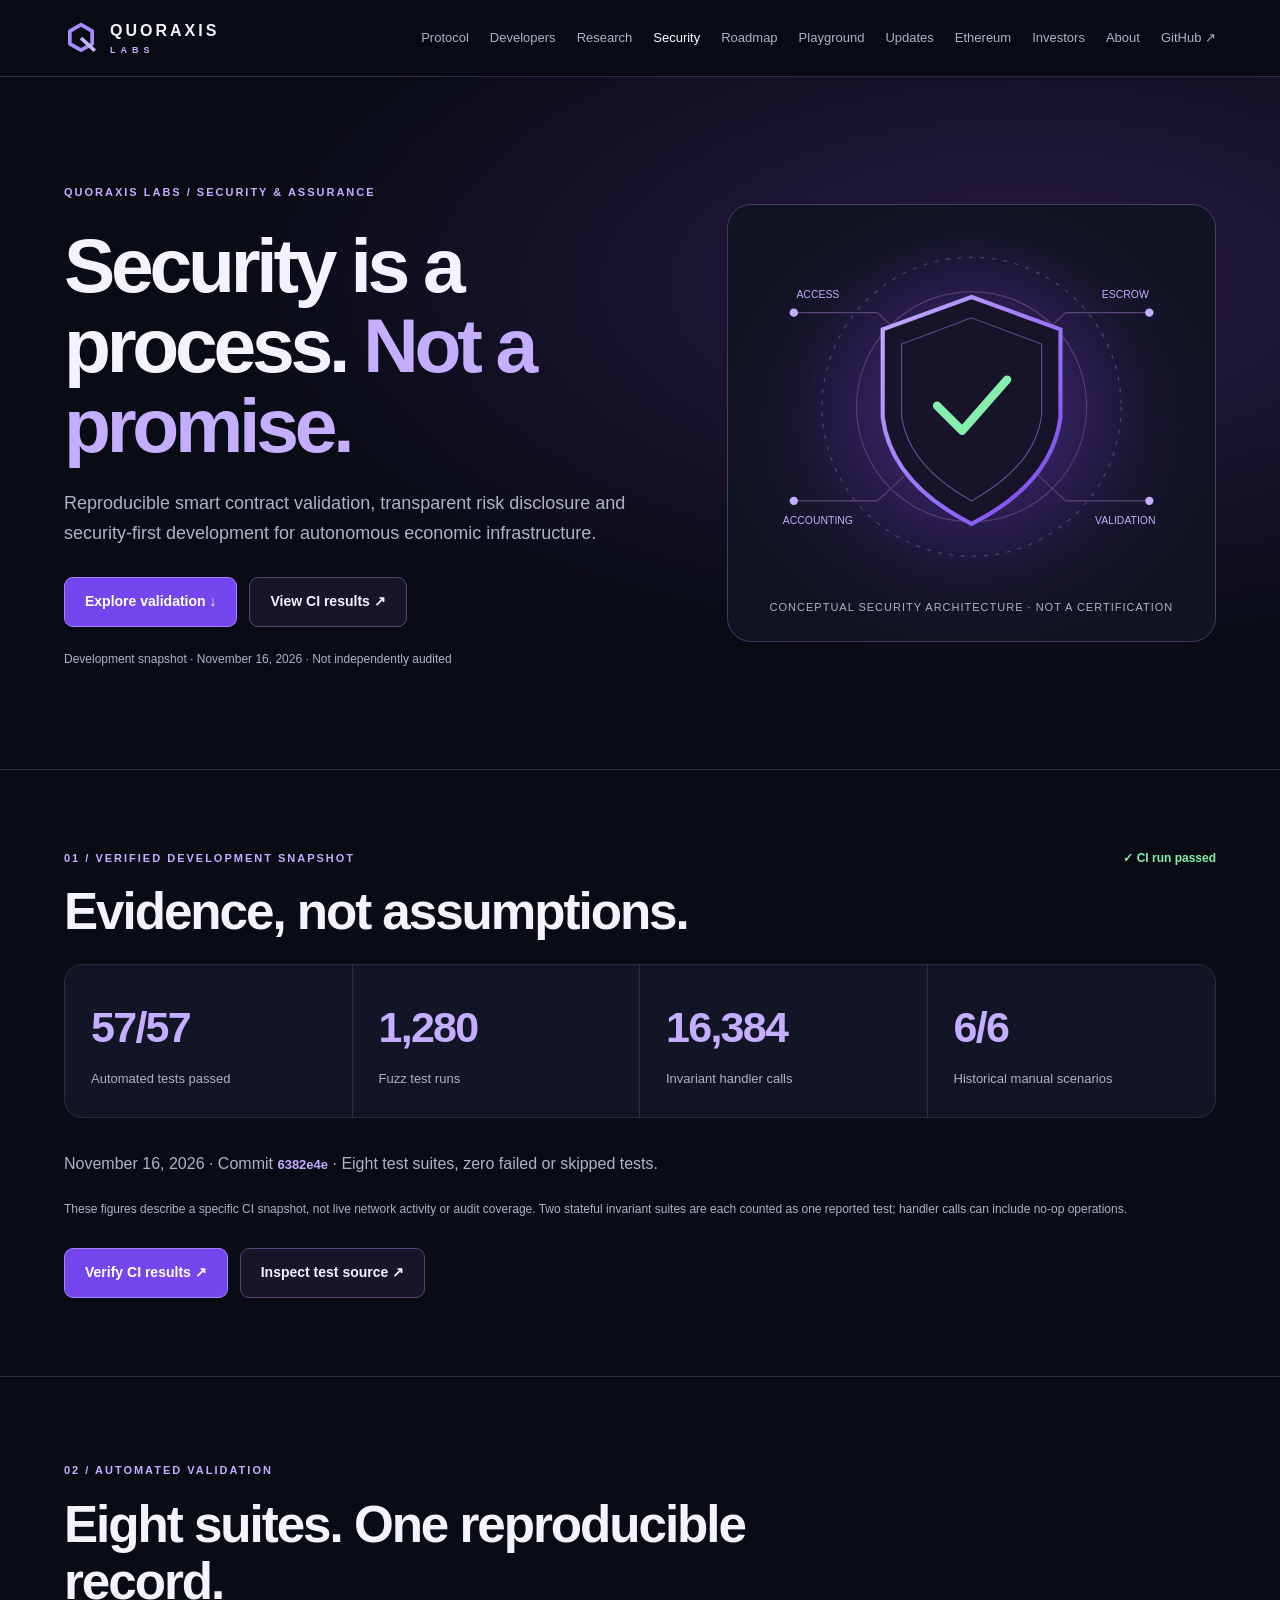
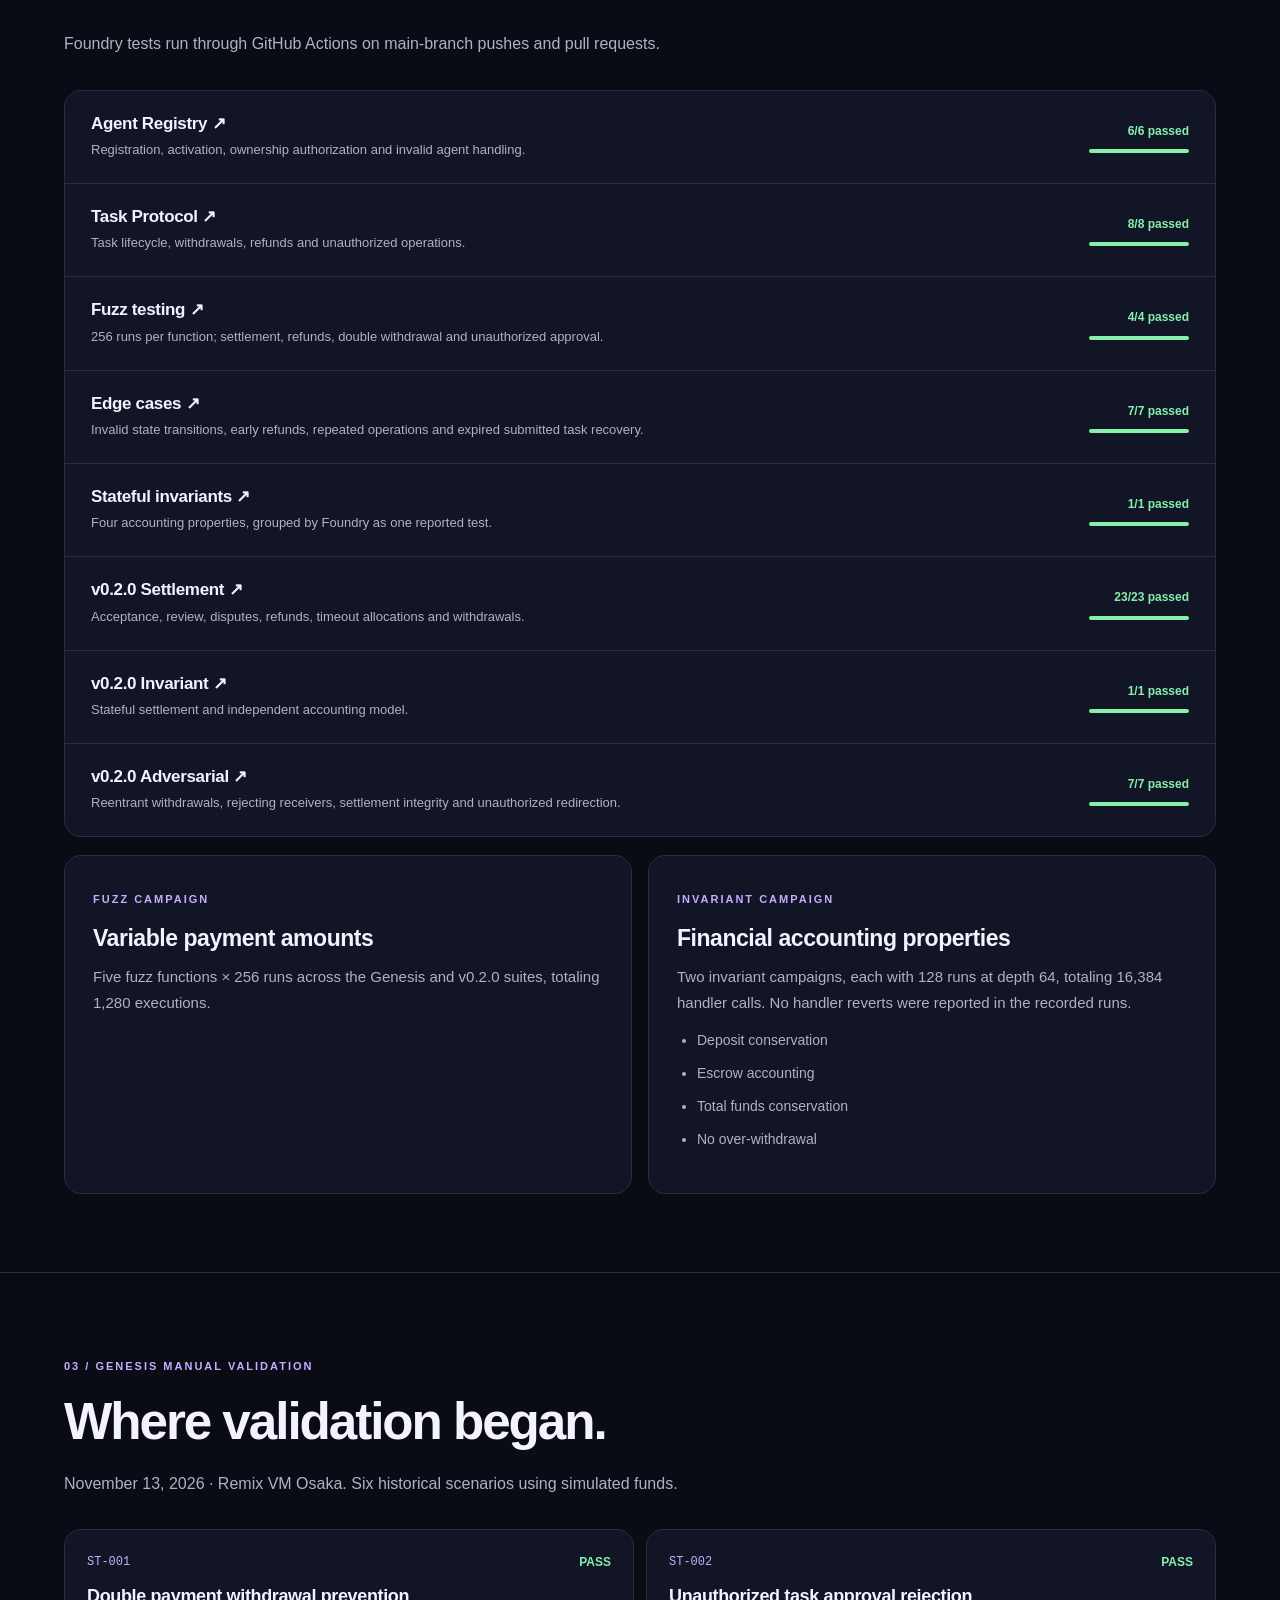
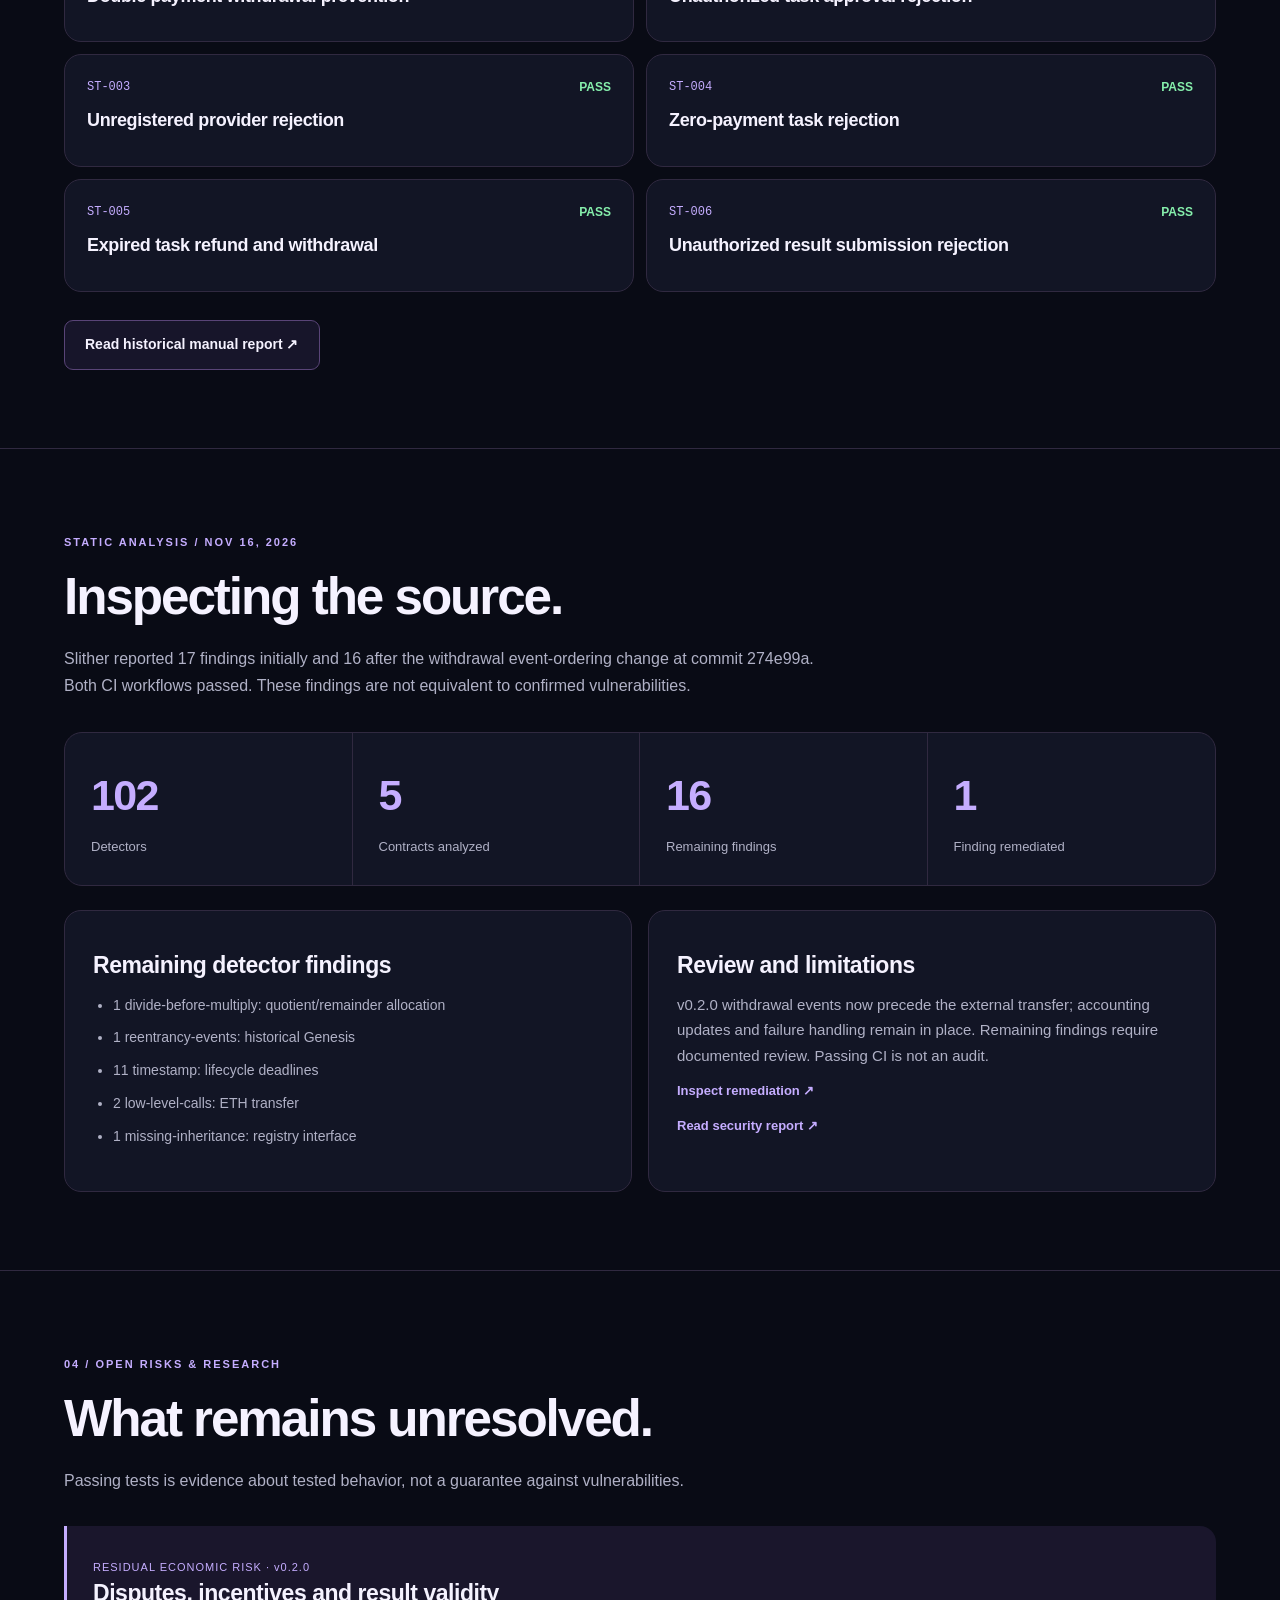
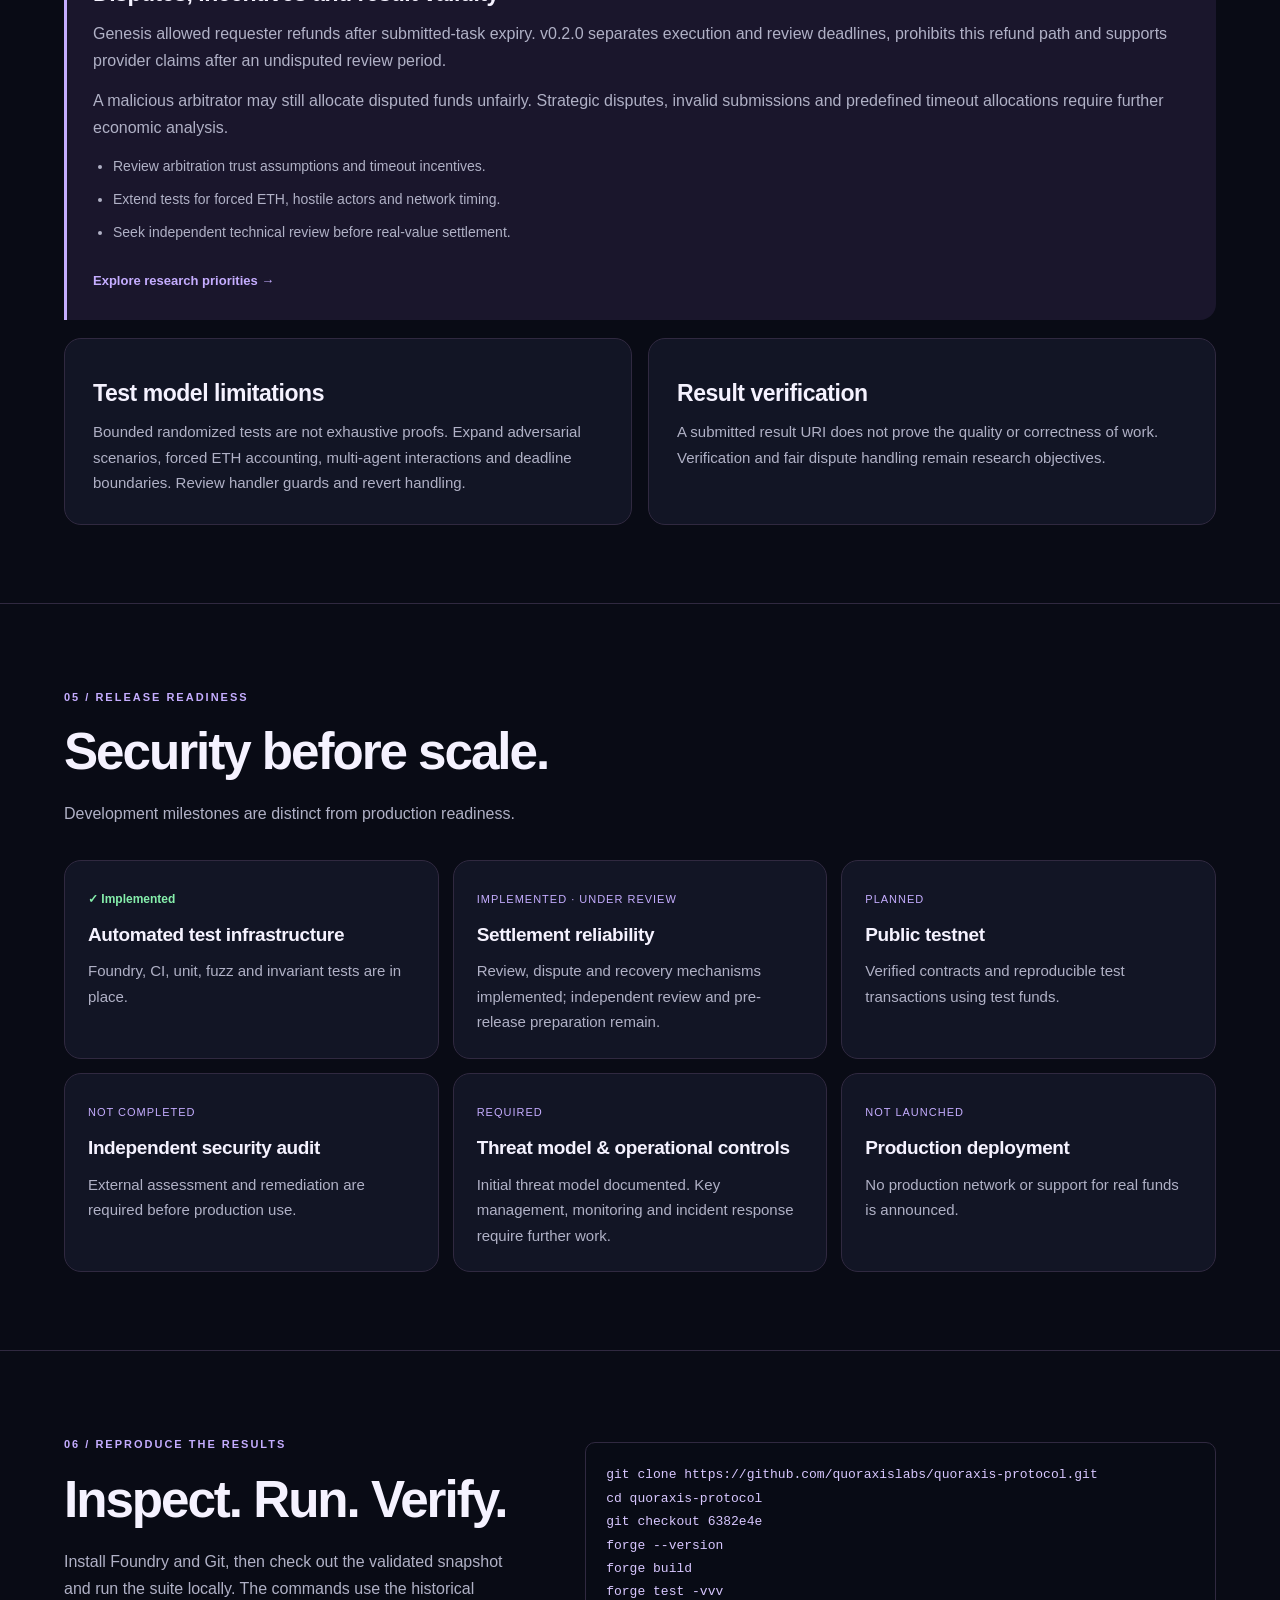
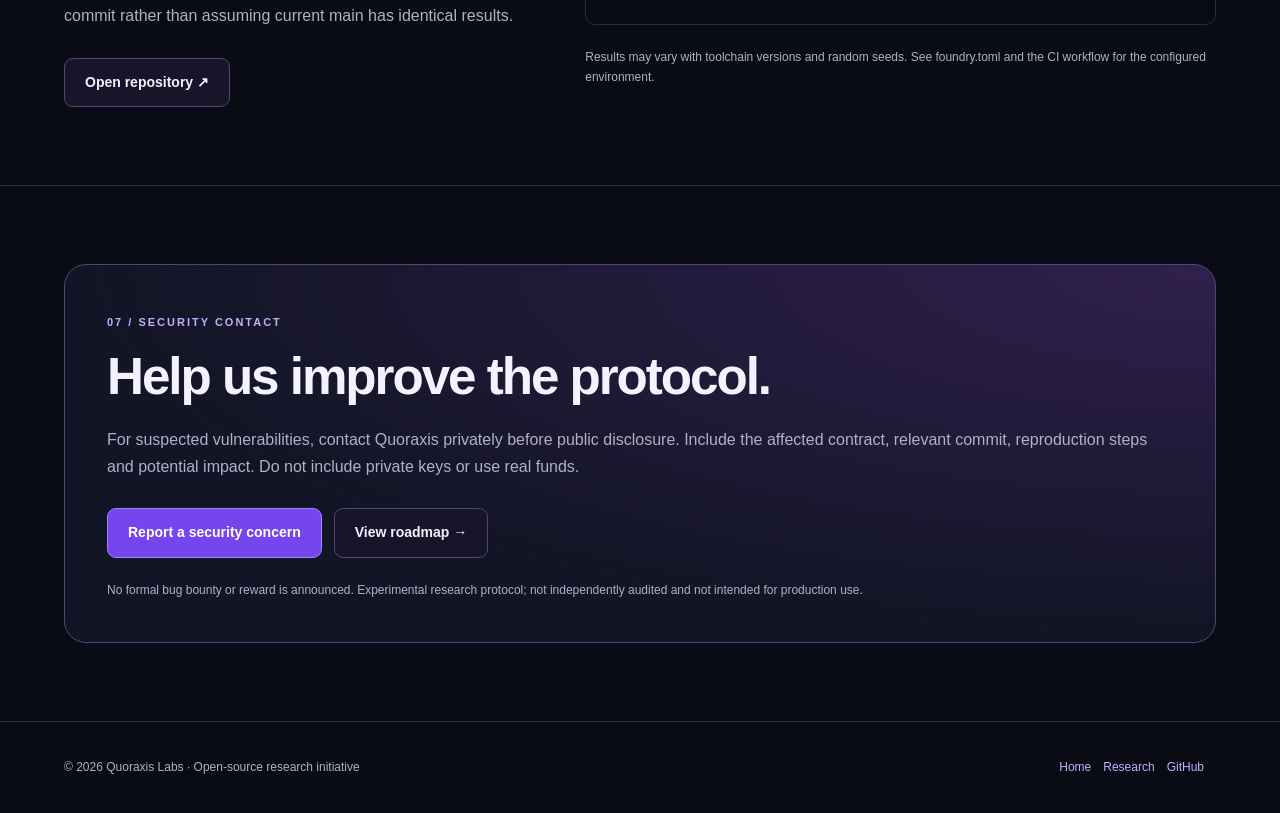
<file: security.html>
<!doctype html>
<html lang="en"><head><meta charset="utf-8"><meta name="viewport" content="width=device-width,initial-scale=1"><meta name="theme-color" content="#090b15"><meta name="description" content="Quoraxis security validation, reproducible Foundry tests, open risks and release readiness."><title>Security &amp; Assurance — Quoraxis Labs</title><style>
:root{color-scheme:dark;--bg:#090b15;--panel:#121525;--line:#302940;--ink:#f5f2ff;--muted:#b0b1c6;--violet:#c5adff;--green:#86efac}*{box-sizing:border-box}body{margin:0;background:var(--bg);color:var(--ink);font:16px/1.7 -apple-system,BlinkMacSystemFont,Segoe UI,Arial,sans-serif}a{color:inherit;text-decoration:none}button{font:inherit}a:focus-visible,button:focus-visible{outline:2px solid var(--violet);outline-offset:4px}.wrap{width:min(1240px,90%);margin:auto}header{position:sticky;top:0;z-index:10;background:#090b15ee;backdrop-filter:blur(18px);border-bottom:1px solid var(--line)}nav{display:flex;align-items:center;justify-content:space-between;gap:20px;min-height:76px}.brand{display:flex;align-items:center;gap:12px;white-space:nowrap;font-size:16px;font-weight:750;letter-spacing:3px;line-height:1.2}.brand svg{width:34px;height:34px}.brand small{display:block;color:var(--violet);font-size:9px;letter-spacing:5px;margin-top:5px}.links{display:flex;align-items:center;gap:21px;font-size:13px;color:var(--muted)}.links a:hover,.links [aria-current]{color:white}.menu{display:none;background:var(--panel);border:1px solid var(--line);color:white;border-radius:9px;width:44px;height:44px;cursor:pointer}.hero{padding:100px 0;background:radial-gradient(ellipse at 80% 30%,#271b46,transparent 55%)}.hero-grid{display:grid;grid-template-columns:1.1fr .9fr;gap:65px;align-items:center}.kicker{color:var(--violet);font-size:11px;font-weight:700;letter-spacing:2px;text-transform:uppercase}h1,h2,h3,p{margin:0}h1{font-size:clamp(42px,6vw,78px);line-height:1.04;letter-spacing:-.055em;margin:22px 0}h2{font-size:clamp(32px,4vw,52px);line-height:1.12;letter-spacing:-.04em;margin:14px 0 20px}h3{font-size:23px;line-height:1.25;letter-spacing:-.02em;margin:12px 0}p{color:var(--muted)}.intro{font-size:18px;max-width:680px}.accent{color:var(--violet)}.actions{display:flex;flex-wrap:wrap;gap:12px;margin-top:28px}.btn{display:inline-flex;align-items:center;justify-content:center;min-height:48px;padding:12px 20px;border:1px solid #594477;border-radius:9px;font-weight:650;font-size:14px;background:#17152a}.primary{background:#7545ed;border-color:#a384ff;color:white}.btn:hover{filter:brightness(1.15)}.manifesto{position:relative;padding:32px;border:1px solid #564478;border-radius:24px;background:linear-gradient(145deg,#241a3d,#111422);overflow:hidden}.manifesto svg{width:100%;display:block}.manifesto .caption{margin-top:16px;color:var(--muted);font-size:12px}.section{padding:78px 0;border-top:1px solid var(--line)}.heading{max-width:780px;margin-bottom:32px}.grid{display:grid;grid-template-columns:repeat(2,minmax(0,1fr));gap:16px}.card{padding:28px;background:var(--panel);border:1px solid var(--line);border-radius:17px}.card p{font-size:15px}.number{font:12px/1.5 monospace;color:var(--violet)}.split{display:grid;grid-template-columns:.85fr 1.15fr;gap:55px;align-items:start}.story p+p{margin-top:17px}.milestone{display:grid;grid-template-columns:120px 1fr;gap:20px;padding:22px 0;border-bottom:1px solid var(--line)}.milestone time{font-size:12px;color:var(--violet);font-weight:650}.milestone h3{font-size:20px;margin:0 0 7px}.milestone p{font-size:14px}.link{display:inline-block;color:var(--violet);font-size:13px;font-weight:650;margin-top:12px}.status{display:grid;grid-template-columns:repeat(3,minmax(0,1fr));gap:12px;margin-top:30px}.stat{padding:22px;border:1px solid var(--line);border-radius:13px;background:var(--panel)}.stat strong{display:block;font-size:32px;letter-spacing:-1px;color:var(--violet)}.stat span{font-size:12px;color:var(--muted)}.note{margin-top:22px;font-size:12px;color:var(--muted)}.contact{padding:42px;border:1px solid #564478;border-radius:22px;background:radial-gradient(ellipse at top right,#30204e,transparent 70%),var(--panel)}footer{padding:35px 0;border-top:1px solid var(--line);font-size:12px;color:var(--muted)}.foot{display:flex;justify-content:space-between;flex-wrap:wrap;gap:20px}.foot a{color:var(--violet);margin-right:12px}.skip{position:absolute;left:12px;top:-100px;background:#7545ed;padding:10px;z-index:30}.skip:focus{top:10px}@media(max-width:950px){.menu{display:block}.links{display:none;position:absolute;top:100%;left:0;right:0;background:#111422;padding:16px 5%;border-bottom:1px solid var(--line);max-height:75vh;overflow:auto}.links.open{display:flex;flex-direction:column;align-items:stretch;gap:0}.links a{padding:13px 5px;border-bottom:1px solid var(--line)}.hero-grid,.split{grid-template-columns:1fr;gap:28px}.manifesto{max-width:600px;width:100%;margin:auto}.hero{padding:65px 0}}@media(max-width:600px){nav{min-height:66px}.brand{font-size:14px}.brand svg{width:29px}.hero,.section{padding:45px 0}.hero h1{font-size:43px}.intro{font-size:16px}.grid{grid-template-columns:1fr}.card,.manifesto,.contact{padding:22px}.status{grid-template-columns:1fr;gap:8px}.stat{display:flex;align-items:center;justify-content:space-between;gap:12px;padding:15px}.stat strong{font-size:27px}.milestone{grid-template-columns:1fr;gap:5px}.actions .btn{width:100%}}@media(prefers-reduced-motion:reduce){*{scroll-behavior:auto!important}}

.hero-grid{grid-template-columns:minmax(0,1.1fr) minmax(0,.9fr)}.hero h1{max-width:760px}.shield{position:relative;padding:24px;border:1px solid #493963;border-radius:24px;background:radial-gradient(ellipse at center,#2b1c4c,transparent 72%),#101322}.shield svg{display:block;width:100%;max-height:390px}.shield p{text-align:center;font-size:11px;letter-spacing:1px;margin:14px 0 0}.metrics{display:grid;grid-template-columns:repeat(4,minmax(0,1fr));border:1px solid var(--line);border-radius:18px;overflow:hidden;background:var(--panel);margin:24px 0}.metric{padding:26px;border-right:1px solid var(--line)}.metric:last-child{border:0}.metric strong{display:block;font-size:clamp(27px,3.5vw,43px);color:var(--violet);letter-spacing:-.04em}.metric span{font-size:13px;color:var(--muted)}.eyeline{display:flex;justify-content:space-between;align-items:center;gap:12px;flex-wrap:wrap}.pass{color:var(--green);font-weight:650;font-size:12px}.panel{border:1px solid var(--line);background:var(--panel);border-radius:17px;overflow:hidden}.suite{display:grid;grid-template-columns:minmax(0,1fr) 100px;gap:16px;padding:22px 26px;border-bottom:1px solid var(--line);align-items:center}.suite:last-child{border:0}.suite h3{font-size:17px;margin:0 0 5px}.suite p{font-size:13px}.suite .pass{text-align:right}.suite .bar{height:4px;border-radius:4px;background:#86efac;margin-top:8px}.manual{display:grid;grid-template-columns:1fr 1fr;gap:12px}.manual .card{padding:22px}.manual h3{font-size:18px}.risk{border-left:3px solid #c5adff;background:#1a162c;padding:26px;border-radius:0 16px 16px 0;margin-top:24px}.risk h3{margin-top:0}.risk p+p{margin-top:12px}.risk ul,.card ul{color:var(--muted);padding-left:20px;font-size:14px}.risk li,.card li{margin:9px 0}.readiness{display:grid;grid-template-columns:repeat(3,minmax(0,1fr));gap:14px}.readiness .card{padding:23px}.readiness h3{font-size:19px}.pending{color:var(--violet);font-size:11px;letter-spacing:1px}.code{font:13px/1.8 ui-monospace,monospace;background:#080b15;border:1px solid var(--line);padding:20px;border-radius:10px;overflow:auto;color:#d8c7ff;white-space:pre-wrap;overflow-wrap:anywhere}.foot a{display:inline-block}.link{overflow-wrap:anywhere}.section[id]{scroll-margin-top:90px}button.menu{font-size:22px} @media(max-width:950px){.hero-grid{grid-template-columns:1fr}.shield{max-width:530px;width:100%;margin:auto}.readiness{grid-template-columns:1fr 1fr}}@media(max-width:600px){.hero h1{font-size:clamp(35px,10vw,43px)}.metrics{grid-template-columns:1fr 1fr}.metric{padding:18px 14px}.metric:nth-child(2){border-right:0}.metric:nth-child(-n+2){border-bottom:1px solid var(--line)}.metric span{font-size:11px}.manual,.readiness{grid-template-columns:1fr}.suite{padding:18px 15px;grid-template-columns:minmax(0,1fr) 68px;gap:10px}.suite h3{font-size:15px}.suite p{font-size:12px}.risk{padding:20px}.shield{padding:12px}.shield svg{max-height:280px}.section[id]{scroll-margin-top:75px}}
</style></head><body><a class="skip" href="#main">Skip to content</a><header><nav class="wrap" aria-label="Main navigation"><a class="brand" href="index.html"><svg viewBox="0 0 64 64" aria-hidden="true"><path d="M32 7 53 19 53 43 32 55 11 43 11 19Z" fill="none" stroke="#a78bfa" stroke-width="7" stroke-linejoin="round"/><path d="M32 32 58 56" stroke="#c4b5fd" stroke-width="7"/></svg><span>QUORAXIS<small>LABS</small></span></a><button class="menu" type="button" aria-label="Open navigation" aria-expanded="false" aria-controls="links">☰</button><div class="links" id="links"><a href="protocol.html">Protocol</a><a href="developers.html">Developers</a><a href="research.html">Research</a><a href="security.html" aria-current="page">Security</a><a href="roadmap.html">Roadmap</a><a href="playground.html">Playground</a><a href="updates.html">Updates</a><a href="ethereum.html">Ethereum</a><a href="investors.html">Investors</a><a href="about.html">About</a><a href="https://github.com/quoraxislabs/quoraxis-protocol">GitHub ↗</a></div></nav></header><main id="main">
<section class="hero"><div class="wrap hero-grid"><div><span class="kicker">Quoraxis Labs / Security &amp; Assurance</span><h1>Security is a process. <span class="accent">Not a promise.</span></h1><p class="intro">Reproducible smart contract validation, transparent risk disclosure and security-first development for autonomous economic infrastructure.</p><div class="actions"><a class="btn primary" href="#validation">Explore validation ↓</a><a class="btn" href="https://github.com/quoraxislabs/quoraxis-protocol/actions">View CI results ↗</a></div><p class="note">Development snapshot · November 16, 2026 · Not independently audited</p></div><div class="shield"><svg viewBox="0 0 420 340" role="img" aria-label="Conceptual shield showing access control, escrow, accounting and validation"><defs><linearGradient id="sg" x2="1" y2="1"><stop stop-color="#c5adff"/><stop offset="1" stop-color="#7545ed"/></linearGradient><radialGradient id="halo"><stop stop-color="#7545ed" stop-opacity=".35"/><stop offset="1" stop-color="#7545ed" stop-opacity="0"/></radialGradient></defs><circle cx="210" cy="170" r="166" fill="url(#halo)"/><g fill="none" stroke="#594477"><circle cx="210" cy="170" r="110"/><circle cx="210" cy="170" r="143" stroke-dasharray="4 7"/><path d="M40 80H120L147 105M380 80H300L273 105M40 260H120L147 235M380 260H300L273 235"/></g><path d="M210 65L295 96V180Q287 243 210 282Q133 243 125 180V96Z" fill="#171329" stroke="url(#sg)" stroke-width="4"/><path d="M210 85L277 110V178Q271 226 210 260Q149 226 143 178V110Z" fill="none" stroke="#674f93"/><path d="M177 169l24 24 43-49" fill="none" stroke="#86efac" stroke-width="8" stroke-linecap="round" stroke-linejoin="round"/><g fill="#c5adff" font-size="10" text-anchor="middle"><text x="63" y="66">ACCESS</text><text x="357" y="66">ESCROW</text><text x="63" y="282">ACCOUNTING</text><text x="357" y="282">VALIDATION</text></g><g fill="#c5adff"><circle cx="40" cy="80" r="4"/><circle cx="380" cy="80" r="4"/><circle cx="40" cy="260" r="4"/><circle cx="380" cy="260" r="4"/></g></svg><p>CONCEPTUAL SECURITY ARCHITECTURE · NOT A CERTIFICATION</p></div></div></section>
<section class="section" id="validation"><div class="wrap"><div class="eyeline"><span class="kicker">01 / Verified development snapshot</span><span class="pass">✓ CI run passed</span></div><h2>Evidence, not assumptions.</h2><div class="metrics"><div class="metric"><strong>57/57</strong><span>Automated tests passed</span></div><div class="metric"><strong>1,280</strong><span>Fuzz test runs</span></div><div class="metric"><strong>16,384</strong><span>Invariant handler calls</span></div><div class="metric"><strong>6/6</strong><span>Historical manual scenarios</span></div></div><p>November 16, 2026 · Commit <a class="link" href="https://github.com/quoraxislabs/quoraxis-protocol/commit/6382e4e">6382e4e</a> · Eight test suites, zero failed or skipped tests.</p><p class="note">These figures describe a specific CI snapshot, not live network activity or audit coverage. Two stateful invariant suites are each counted as one reported test; handler calls can include no-op operations.</p><div class="actions"><a class="btn primary" href="https://github.com/quoraxislabs/quoraxis-protocol/actions">Verify CI results ↗</a><a class="btn" href="https://github.com/quoraxislabs/quoraxis-protocol/tree/main/test">Inspect test source ↗</a></div></div></section>
<section class="section"><div class="wrap"><div class="heading"><span class="kicker">02 / Automated validation</span><h2>Eight suites. One reproducible record.</h2><p>Foundry tests run through GitHub Actions on main-branch pushes and pull requests.</p></div><div class="panel"><article class="suite"><div><h3><a href="https://github.com/quoraxislabs/quoraxis-protocol/blob/main/test/AgentRegistry.t.sol">Agent Registry ↗</a></h3><p>Registration, activation, ownership authorization and invalid agent handling.</p></div><div class="pass">6/6 passed<div class="bar" aria-hidden="true"></div></div></article><article class="suite"><div><h3><a href="https://github.com/quoraxislabs/quoraxis-protocol/blob/main/test/TaskProtocol.t.sol">Task Protocol ↗</a></h3><p>Task lifecycle, withdrawals, refunds and unauthorized operations.</p></div><div class="pass">8/8 passed<div class="bar" aria-hidden="true"></div></div></article><article class="suite"><div><h3><a href="https://github.com/quoraxislabs/quoraxis-protocol/blob/main/test/TaskProtocolFuzz.t.sol">Fuzz testing ↗</a></h3><p>256 runs per function; settlement, refunds, double withdrawal and unauthorized approval.</p></div><div class="pass">4/4 passed<div class="bar" aria-hidden="true"></div></div></article><article class="suite"><div><h3><a href="https://github.com/quoraxislabs/quoraxis-protocol/blob/main/test/TaskProtocolEdgeCases.t.sol">Edge cases ↗</a></h3><p>Invalid state transitions, early refunds, repeated operations and expired submitted task recovery.</p></div><div class="pass">7/7 passed<div class="bar" aria-hidden="true"></div></div></article><article class="suite"><div><h3><a href="https://github.com/quoraxislabs/quoraxis-protocol/blob/main/test/TaskProtocolInvariant.t.sol">Stateful invariants ↗</a></h3><p>Four accounting properties, grouped by Foundry as one reported test.</p></div><div class="pass">1/1 passed<div class="bar" aria-hidden="true"></div></div></article><article class="suite"><div><h3><a href="https://github.com/quoraxislabs/quoraxis-protocol/blob/main/test/TaskProtocolV020.t.sol">v0.2.0 Settlement ↗</a></h3><p>Acceptance, review, disputes, refunds, timeout allocations and withdrawals.</p></div><div class="pass">23/23 passed<div class="bar" aria-hidden="true"></div></div></article><article class="suite"><div><h3><a href="https://github.com/quoraxislabs/quoraxis-protocol/blob/main/test/TaskProtocolV020Invariant.t.sol">v0.2.0 Invariant ↗</a></h3><p>Stateful settlement and independent accounting model.</p></div><div class="pass">1/1 passed<div class="bar" aria-hidden="true"></div></div></article><article class="suite"><div><h3><a href="https://github.com/quoraxislabs/quoraxis-protocol/blob/main/test/TaskProtocolV020Attack.t.sol">v0.2.0 Adversarial ↗</a></h3><p>Reentrant withdrawals, rejecting receivers, settlement integrity and unauthorized redirection.</p></div><div class="pass">7/7 passed<div class="bar" aria-hidden="true"></div></div></article></div><div class="grid" style="margin-top:18px"><article class="card"><span class="kicker">Fuzz campaign</span><h3>Variable payment amounts</h3><p>Five fuzz functions × 256 runs across the Genesis and v0.2.0 suites, totaling 1,280 executions.</p></article><article class="card"><span class="kicker">Invariant campaign</span><h3>Financial accounting properties</h3><p>Two invariant campaigns, each with 128 runs at depth 64, totaling 16,384 handler calls. No handler reverts were reported in the recorded runs.</p><ul><li>Deposit conservation</li><li>Escrow accounting</li><li>Total funds conservation</li><li>No over-withdrawal</li></ul></article></div></div></section>
<section class="section"><div class="wrap"><div class="heading"><span class="kicker">03 / Genesis manual validation</span><h2>Where validation began.</h2><p>November 13, 2026 · Remix VM Osaka. Six historical scenarios using simulated funds.</p></div><div class="manual"><article class="card"><div class="eyeline"><span class="number">ST-001</span><span class="pass">PASS</span></div><h3>Double payment withdrawal prevention</h3></article><article class="card"><div class="eyeline"><span class="number">ST-002</span><span class="pass">PASS</span></div><h3>Unauthorized task approval rejection</h3></article><article class="card"><div class="eyeline"><span class="number">ST-003</span><span class="pass">PASS</span></div><h3>Unregistered provider rejection</h3></article><article class="card"><div class="eyeline"><span class="number">ST-004</span><span class="pass">PASS</span></div><h3>Zero-payment task rejection</h3></article><article class="card"><div class="eyeline"><span class="number">ST-005</span><span class="pass">PASS</span></div><h3>Expired task refund and withdrawal</h3></article><article class="card"><div class="eyeline"><span class="number">ST-006</span><span class="pass">PASS</span></div><h3>Unauthorized result submission rejection</h3></article></div><div class="actions"><a class="btn" href="https://github.com/quoraxislabs/quoraxis-protocol/blob/main/SECURITY_TESTS.md">Read historical manual report ↗</a></div></div></section>
<section class="section"><div class="wrap"><div class="heading"><span class="kicker">STATIC ANALYSIS / NOV 16, 2026</span><h2>Inspecting the source.</h2><p>Slither reported 17 findings initially and 16 after the withdrawal event-ordering change at commit 274e99a. Both CI workflows passed. These findings are not equivalent to confirmed vulnerabilities.</p></div><div class="metrics"><div class="metric"><strong>102</strong><span>Detectors</span></div><div class="metric"><strong>5</strong><span>Contracts analyzed</span></div><div class="metric"><strong>16</strong><span>Remaining findings</span></div><div class="metric"><strong>1</strong><span>Finding remediated</span></div></div><div class="grid"><article class="card"><h3>Remaining detector findings</h3><ul><li>1 divide-before-multiply: quotient/remainder allocation</li><li>1 reentrancy-events: historical Genesis</li><li>11 timestamp: lifecycle deadlines</li><li>2 low-level-calls: ETH transfer</li><li>1 missing-inheritance: registry interface</li></ul></article><article class="card"><h3>Review and limitations</h3><p>v0.2.0 withdrawal events now precede the external transfer; accounting updates and failure handling remain in place. Remaining findings require documented review. Passing CI is not an audit.</p><a class="link" href="https://github.com/quoraxislabs/quoraxis-protocol/commit/274e99a">Inspect remediation ↗</a><br><a class="link" href="https://github.com/quoraxislabs/quoraxis-protocol/blob/main/SECURITY_TESTS.md">Read security report ↗</a></article></div></div></section><section class="section" id="risks"><div class="wrap"><div class="heading"><span class="kicker">04 / Open risks &amp; research</span><h2>What remains unresolved.</h2><p>Passing tests is evidence about tested behavior, not a guarantee against vulnerabilities.</p></div><div class="risk"><span class="pending">RESIDUAL ECONOMIC RISK · v0.2.0</span><h3>Disputes, incentives and result validity</h3><p>Genesis allowed requester refunds after submitted-task expiry. v0.2.0 separates execution and review deadlines, prohibits this refund path and supports provider claims after an undisputed review period.</p><p>A malicious arbitrator may still allocate disputed funds unfairly. Strategic disputes, invalid submissions and predefined timeout allocations require further economic analysis.</p><ul><li>Review arbitration trust assumptions and timeout incentives.</li><li>Extend tests for forced ETH, hostile actors and network timing.</li><li>Seek independent technical review before real-value settlement.</li></ul><a class="link" href="research.html">Explore research priorities →</a></div><div class="grid" style="margin-top:18px"><article class="card"><h3>Test model limitations</h3><p>Bounded randomized tests are not exhaustive proofs. Expand adversarial scenarios, forced ETH accounting, multi-agent interactions and deadline boundaries. Review handler guards and revert handling.</p></article><article class="card"><h3>Result verification</h3><p>A submitted result URI does not prove the quality or correctness of work. Verification and fair dispute handling remain research objectives.</p></article></div></div></section>
<section class="section"><div class="wrap"><div class="heading"><span class="kicker">05 / Release readiness</span><h2>Security before scale.</h2><p>Development milestones are distinct from production readiness.</p></div><div class="readiness"><article class="card"><span class="pass">✓ Implemented</span><h3>Automated test infrastructure</h3><p>Foundry, CI, unit, fuzz and invariant tests are in place.</p></article><article class="card"><span class="pending">IMPLEMENTED · UNDER REVIEW</span><h3>Settlement reliability</h3><p>Review, dispute and recovery mechanisms implemented; independent review and pre-release preparation remain.</p></article><article class="card"><span class="pending">PLANNED</span><h3>Public testnet</h3><p>Verified contracts and reproducible test transactions using test funds.</p></article><article class="card"><span class="pending">NOT COMPLETED</span><h3>Independent security audit</h3><p>External assessment and remediation are required before production use.</p></article><article class="card"><span class="pending">REQUIRED</span><h3>Threat model &amp; operational controls</h3><p>Initial threat model documented. Key management, monitoring and incident response require further work.</p></article><article class="card"><span class="pending">NOT LAUNCHED</span><h3>Production deployment</h3><p>No production network or support for real funds is announced.</p></article></div></div></section>
<section class="section"><div class="wrap split"><div><span class="kicker">06 / Reproduce the results</span><h2>Inspect. Run. Verify.</h2><p>Install Foundry and Git, then check out the validated snapshot and run the suite locally. The commands use the historical commit rather than assuming current main has identical results.</p><div class="actions"><a class="btn" href="https://github.com/quoraxislabs/quoraxis-protocol">Open repository ↗</a></div></div><div><pre class="code">git clone https://github.com/quoraxislabs/quoraxis-protocol.git
cd quoraxis-protocol
git checkout 6382e4e
forge --version
forge build
forge test -vvv</pre><p class="note">Results may vary with toolchain versions and random seeds. See foundry.toml and the CI workflow for the configured environment.</p></div></div></section>
<section class="section"><div class="wrap contact"><span class="kicker">07 / Security contact</span><h2>Help us improve the protocol.</h2><p>For suspected vulnerabilities, contact Quoraxis privately before public disclosure. Include the affected contract, relevant commit, reproduction steps and potential impact. Do not include private keys or use real funds.</p><div class="actions"><a class="btn primary" href="mailto:quoraxislabs@gmail.com?subject=Quoraxis%20Security%20Report">Report a security concern</a><a class="btn" href="roadmap.html">View roadmap →</a></div><p class="note">No formal bug bounty or reward is announced. Experimental research protocol; not independently audited and not intended for production use.</p></div></section>
</main><footer><div class="wrap foot"><span>© 2026 Quoraxis Labs · Open-source research initiative</span><div><a href="index.html">Home</a><a href="research.html">Research</a><a href="https://github.com/quoraxislabs/quoraxis-protocol">GitHub</a></div></div></footer><script>
const menu=document.querySelector('.menu'),links=document.getElementById('links');function closeMenu(){links.classList.remove('open');menu.setAttribute('aria-expanded','false');menu.setAttribute('aria-label','Open navigation')}menu.addEventListener('click',()=>{const open=links.classList.toggle('open');menu.setAttribute('aria-expanded',String(open));menu.setAttribute('aria-label',open?'Close navigation':'Open navigation')});links.querySelectorAll('a').forEach(a=>a.addEventListener('click',closeMenu));document.addEventListener('keydown',e=>{if(e.key==='Escape'&&links.classList.contains('open')){closeMenu();menu.focus()}});document.addEventListener('click',e=>{if(!links.contains(e.target)&&!menu.contains(e.target))closeMenu()});
</script></body></html>
</file>
<file: assets/css/site.css>
* {
  box-sizing: border-box;
}

html {
  scroll-behavior: smooth;
}

body {
  margin: 0;
  background: #080b16;
  color: #f5f3ff;
  font: 16px/1.65 Arial, Helvetica, sans-serif;
}

a {
  color: inherit;
  text-decoration: none;
}

a:focus-visible,
button:focus-visible,
input:focus-visible {
  outline: 2px solid #c4b5fd;
  outline-offset: 4px;
}

button,
input {
  font: inherit;
}

button {
  cursor: pointer;
}

.skip {
  position: absolute;
  left: -999px;
}

.skip:focus {
  left: 12px;
  top: 12px;
  z-index: 20;
  background: #fff;
  color: #111;
  padding: 10px;
}

.top {
  border-bottom: 1px solid #25263a;
  background: #080b16;
}

.top nav {
  max-width: 1320px;
  margin: auto;
  padding: 22px 5%;
  display: flex;
  align-items: center;
  justify-content: space-between;
  gap: 24px;
}

.brand {
  display: inline-flex;
  flex-direction: column;
  font-weight: 800;
  font-size: 19px;
  letter-spacing: 4px;
  line-height: 1.2;
}

.brand span {
  font-size: 9px;
  color: #a78bfa;
  letter-spacing: 5px;
  margin-top: 5px;
}

.navlinks {
  display: flex;
  align-items: center;
  gap: 20px;
  flex-wrap: wrap;
  font-size: 13px;
  color: #b8b8cb;
}

.navlinks a:hover,
.navlinks [aria-current=page] {
  color: #d7c8ff;
}

.github {
  border: 1px solid #51466c;
  padding: 7px 13px;
  border-radius: 6px;
}

.menu {
  display: none;
  background: transparent;
  color: #fff;
  border: 1px solid #51466c;
  border-radius: 6px;
  padding: 7px 12px;
}

main {
  max-width: 1200px;
  margin: auto;
  padding: 0 5% 70px;
}

section {
  padding: 65px 0;
  border-bottom: 1px solid #222338;
}

.hero {
  display: grid;
  grid-template-columns: 1.2fr .8fr;
  align-items: center;
  min-height: 560px;
  gap: 35px;
  border: 0;
}

.hero h1,
.pagehero h1 {
  font-size: clamp(38px, 5.6vw, 72px);
  line-height: 1.08;
  letter-spacing: -.045em;
  margin: 24px 0;
}

.gradient {
  background: linear-gradient(90deg, #e1d5ff, #9970ff);
  background-clip: text;
  -webkit-background-clip: text;
  color: transparent;
}

.intro {
  color: #b1b1c7;
  max-width: 740px;
  font-size: 17px;
  margin: 0 0 28px;
}

.eyebrow,
.pill {
  font-size: 11px;
  letter-spacing: 1.6px;
  color: #c0aaff;
  font-weight: bold;
}

.pill {
  display: inline-block;
  padding: 8px 13px;
  border: 1px solid #62498f;
  border-radius: 30px;
  background: #211832;
}

.actions {
  display: flex;
  flex-wrap: wrap;
  gap: 12px;
  margin: 25px 0;
}

.btn {
  display: inline-block;
  background: #7545ef;
  border: 1px solid #7545ef;
  color: #fff;
  font-size: 14px;
  font-weight: bold;
  border-radius: 8px;
  padding: 12px 20px;
}

.btn:hover {
  background: #9369ff;
}

.secondary {
  background: transparent;
  border-color: #51466c;
}

.secondary:hover {
  background: #241b3e;
}

.fine {
  font-size: 12px;
  color: #9696ad;
}

.visual {
  position: relative;
  min-height: 350px;
  display: grid;
  place-items: center;
  isolation: isolate;
  background: radial-gradient(
    ellipse,
    #32205e 0%,
    transparent 68%
  );
}

.symbol {
  width: 130px;
  filter: drop-shadow(0 0 24px #7945ef);
  animation: float 5s ease-in-out infinite;
}

.symbol svg {
  width: 100%;
}

.orbit {
  position: absolute;
  border: 1px solid #7654bd55;
  border-radius: 50%;
  width: 85%;
  aspect-ratio: 1;
  z-index: -1;
}

.o2 {
  width: 67%;
  border-style: dashed;
}

.o3 {
  width: 47%;
}

.node {
  position: absolute;
  width: 8px;
  height: 8px;
  background: #c4b5fd;
  box-shadow: 0 0 13px #a78bfa;
  border-radius: 50%;
}

.n1 {
  top: 16%;
  left: 28%;
}

.n2 {
  bottom: 19%;
  right: 20%;
}

.n3 {
  top: 48%;
  left: 8%;
}

@keyframes float {
  50% {
    transform: translateY(-9px);
  }
}

.stats {
  display: grid;
  grid-template-columns: repeat(4, 1fr);
  border: 1px solid #2c2b43;
  border-radius: 14px;
  background: #111422;
}

.stats div {
  padding: 24px;
  text-align: center;
  border-right: 1px solid #2c2b43;
}

.stats div:last-child {
  border: 0;
}

.stats strong {
  display: block;
  font-size: clamp(22px, 3vw, 36px);
  color: #d4c4ff;
}

.stats span {
  font-size: 12px;
  color: #a9a9bf;
}

h2 {
  font-size: clamp(27px, 3.5vw, 40px);
  line-height: 1.2;
  letter-spacing: -.025em;
  margin: 12px 0 18px;
}

h3 {
  font-size: 21px;
  line-height: 1.3;
  margin: 14px 0 10px;
}

.grid {
  display: grid;
  grid-template-columns:
    repeat(auto-fit, minmax(min(100%, 250px), 1fr));
  gap: 16px;
}

.card {
  background: linear-gradient(
    145deg,
    #151629,
    #101322
  );
  border: 1px solid #2c2b43;
  border-radius: 14px;
  padding: 25px;
}

.card p,
.timeline p,
.notice p {
  color: #b1b1c7;
  margin: 0 0 12px;
}

.link {
  display: inline-block;
  color: #c4b5fd;
  font-size: 14px;
  font-weight: bold;
  margin-top: 12px;
}

.link:hover {
  text-decoration: underline;
}

.notice {
  margin: 35px 0 0;
  padding: 20px 24px;
  border: 1px solid #46365e;
  background: #171326;
  border-radius: 10px;
}

.notice p {
  margin: 5px 0 0;
  font-size: 14px;
}

.pagehero {
  padding-top: 85px;
}

.pagehero h1 {
  max-width: 850px;
}

.steps {
  padding-left: 25px;
  color: #b1b1c7;
}

.steps li {
  padding: 8px 0;
}

.testlist {
  border: 1px solid #2c2b43;
  border-radius: 12px;
  background: #111422;
  margin: 0 0 22px;
  overflow: hidden;
}

.testlist div {
  display: flex;
  justify-content: space-between;
  gap: 15px;
  padding: 17px 20px;
  border-bottom: 1px solid #2c2b43;
}

.testlist div:last-child {
  border: 0;
}

.testlist strong {
  color: #7de6ad;
  font-size: 12px;
}

.timeline {
  border-left: 2px solid #7545ef;
  padding-left: 25px;
}

.timeline article {
  padding: 0 0 27px;
}

.timeline article:first-child .eyebrow {
  color: #7de6ad;
}

.demo {
  max-width: 760px;
  background: #111422;
  border: 1px solid #37304f;
  padding: 28px;
  border-radius: 16px;
}

.demo-top,
.agents,
.demo-stats {
  display: flex;
  justify-content: space-between;
  align-items: center;
  gap: 15px;
  margin-bottom: 24px;
}

.agents > div,
.demo-stats > div {
  flex: 1;
  background: #191a2d;
  border: 1px solid #34324b;
  border-radius: 10px;
  padding: 18px;
}

.agents span,
.demo-stats span {
  color: #a9a9bf;
  font-size: 11px;
  display: block;
}

.agents h3 {
  margin: 5px 0;
}

.agents .arrow {
  font-size: 24px;
  color: #c4b5fd;
}

.demo label {
  display: block;
  color: #b1b1c7;
  font-size: 13px;
  margin-bottom: 8px;
}

.demo input {
  width: 100%;
  padding: 12px;
  background: #080b16;
  border: 1px solid #4b4265;
  border-radius: 7px;
  color: #fff;
  margin-bottom: 22px;
}

.demo-stats strong {
  display: block;
  color: #d8c7ff;
  font-size: 20px;
}

.progress {
  display: grid;
  grid-template-columns: repeat(4, 1fr);
  gap: 7px;
  padding: 0;
  list-style: none;
}

.progress li {
  padding: 10px 4px;
  text-align: center;
  background: #202136;
  border-radius: 6px;
  color: #a9a9bf;
  font-size: 12px;
}

.progress .active {
  background: #7545ef;
  color: #fff;
}

.progress .done {
  background: #193c31;
  color: #a2f1c4;
}

#message {
  min-height: 50px;
  color: #d6c8ff;
}

#advance {
  width: 100%;
}

footer {
  border-top: 1px solid #28283c;
  padding: 35px 5%;
  max-width: 1200px;
  margin: auto;
}

.foot {
  display: flex;
  justify-content: space-between;
  gap: 24px;
  flex-wrap: wrap;
}

.foot p {
  color: #a9a9bf;
  font-size: 13px;
}

.foot .link {
  margin-right: 17px;
}

footer .fine {
  border-top: 1px solid #28283c;
  padding-top: 20px;
  margin-top: 25px;
}

@media (max-width: 900px) {

  .menu {
    display: block;
  }

  .top nav {
    flex-wrap: wrap;
  }

  .navlinks {
    display: none;
    width: 100%;
    padding: 12px 0;
  }

  .navlinks.open {
    display: flex;
  }

  .hero {
    grid-template-columns: 1fr;
    min-height: auto;
    padding-top: 55px;
  }

  .visual {
    min-height: 260px;
    max-width: 390px;
    width: 100%;
    margin: auto;
  }

  .stats {
    grid-template-columns: repeat(2, 1fr);
  }

  .stats div:nth-child(2) {
    border-right: 0;
  }

  .stats div:nth-child(-n+2) {
    border-bottom: 1px solid #2c2b43;
  }

}

@media (max-width: 480px) {

  section {
    padding: 45px 0;
  }

  .demo {
    padding: 17px;
  }

  .demo-top {
    flex-wrap: wrap;
  }

  .agents > div,
  .demo-stats > div {
    padding: 12px;
  }

  .stats div {
    padding: 16px 8px;
  }

  .testlist div {
    padding: 13px;
    font-size: 13px;
  }

  .hero h1,
  .pagehero h1 {
    font-size: 40px;
  }

}

@media (prefers-reduced-motion: reduce) {

  * {
    animation: none !important;
    scroll-behavior: auto !important;
  }

}

/* QUORAXIS MOBILE EXPERIENCE v2.1 */

@media (max-width: 600px) {

  /* Mobile navigation */

  .top {
    background: #080b16;
    border-bottom: 1px solid #25263a;
  }

  .top nav {
    padding: 16px 6%;
    gap: 16px;
  }

  .brand {
    font-size: 17px;
    letter-spacing: 3px;
  }

  .brand span {
    font-size: 8px;
    letter-spacing: 4px;
  }

  .menu {
    min-width: 64px;
    min-height: 44px;
    padding: 9px 14px;
    font-size: 13px;
    border: 1px solid #39304f;
    border-radius: 9px;
    background: #121426;
  }

  .menu[aria-expanded="true"] {
    color: #c4b5fd;
    border-color: #7545ef;
  }

  .navlinks.open {
    display: flex;
    flex-direction: column;
    align-items: stretch;
    gap: 0;
    padding: 8px 0 4px;
    border-top: 1px solid #25263a;
  }

  .navlinks a {
    display: block;
    padding: 13px 8px;
    font-size: 15px;
    border-bottom: 1px solid #25263a;
  }

  .navlinks .github {
    margin-top: 12px;
    padding: 12px;
    text-align: center;
    border: 1px solid #51466c;
    border-radius: 8px;
    background: #161328;
  }

  /* Mobile page layout */

  main {
    padding: 0 6% 40px;
  }

  section {
    padding: 42px 0;
  }

  /* Homepage hero */

  .hero {
    display: grid;
    grid-template-columns: 1fr;
    gap: 14px;
    min-height: auto;
    padding: 26px 0 35px;
    text-align: center;
  }

  .hero .visual {
    order: -1;
    width: 100%;
    max-width: 240px;
    min-height: 215px;
    margin: 0 auto;
  }

  .hero .symbol {
    width: 95px;
  }

  .hero .orbit {
    width: 85%;
  }

  .hero .o2 {
    width: 66%;
  }

  .hero .o3 {
    width: 45%;
  }

  .hero .node {
    width: 5px;
    height: 5px;
  }

  .hero .pill {
    font-size: 10px;
    letter-spacing: 1.2px;
    padding: 8px 12px;
    border-radius: 30px;
  }

  .hero h1 {
    font-size: clamp(30px, 8.2vw, 42px);
    line-height: 1.13;
    letter-spacing: -0.035em;
    margin: 20px auto 16px;
    max-width: 480px;
    text-wrap: balance;
  }

  .hero .intro {
    font-size: 15px;
    line-height: 1.7;
    margin: 0 auto 20px;
    color: #b1b1c7;
    max-width: 400px;
  }

  /* Primary actions */

  .hero .actions {
    display: flex;
    flex-direction: column;
    align-items: stretch;
    gap: 10px;
    margin: 20px 0;
  }

  .hero .btn {
    display: block;
    width: 100%;
    padding: 14px 18px;
    text-align: center;
    font-size: 14px;
    border-radius: 9px;
    min-height: 48px;
  }

  .hero .fine {
    font-size: 11px;
    line-height: 1.6;
    max-width: 300px;
    margin: 14px auto 0;
  }

  /* Statistics */

  .stats {
    grid-template-columns: repeat(2, minmax(0, 1fr));
    background: #111422;
    border-radius: 12px;
    overflow: hidden;
  }

  .stats div {
    padding: 20px 8px;
  }

  .stats strong {
    font-size: 26px;
    line-height: 1.2;
    margin-bottom: 6px;
  }

  .stats span {
    display: block;
    font-size: 11px;
    line-height: 1.5;
  }

  /* Section typography */

  h2 {
    font-size: clamp(26px, 7vw, 34px);
    line-height: 1.2;
    margin: 12px 0 16px;
    letter-spacing: -0.025em;
  }

  h3 {
    font-size: 19px;
  }

  .eyebrow {
    font-size: 10px;
    letter-spacing: 1.5px;
  }

  .intro {
    font-size: 15px;
    line-height: 1.7;
  }

  /* Cards */

  .grid {
    grid-template-columns: 1fr;
    gap: 12px;
  }

  .card {
    padding: 21px;
    border-radius: 12px;
  }

  .card p,
  .timeline p {
    font-size: 14px;
    line-height: 1.7;
  }

  /* Inner pages */

  .pagehero {
    padding-top: 40px;
    padding-bottom: 32px;
  }

  .pagehero h1 {
    font-size: clamp(32px, 9vw, 44px);
    line-height: 1.13;
    margin: 16px 0 18px;
    overflow-wrap: anywhere;
  }

  .pagehero .intro {
    font-size: 15px;
  }

  .pagehero .actions {
    flex-direction: column;
  }

  .pagehero .btn {
    text-align: center;
    min-height: 46px;
  }

  /* Security results */

  .testlist {
    border-radius: 12px;
  }

  .testlist div {
    padding: 15px 12px;
    align-items: center;
    gap: 10px;
    font-size: 13px;
  }

  .testlist strong {
    flex-shrink: 0;
    font-size: 10px;
  }

  /* Interactive playground */

  .demo {
    padding: 18px;
    border-radius: 14px;
    overflow: hidden;
  }

  .demo-top {
    gap: 8px;
    flex-wrap: wrap;
  }

  .agents,
  .demo-stats {
    gap: 8px;
    align-items: stretch;
  }

  .agents > div,
  .demo-stats > div {
    min-width: 0;
    padding: 12px 9px;
  }

  .agents h3 {
    font-size: 17px;
  }

  .agents span,
  .demo-stats span {
    font-size: 10px;
  }

  .agents .arrow {
    font-size: 17px;
    align-self: center;
  }

  .demo-stats strong {
    font-size: 17px;
  }

  .demo input {
    font-size: 16px;
    min-height: 46px;
  }

  .progress {
    gap: 5px;
  }

  .progress li {
    font-size: 10px;
    padding: 10px 2px;
  }

  #advance {
    min-height: 48px;
    font-size: 14px;
  }

  #message {
    font-size: 13px;
    line-height: 1.6;
  }

  /* Footer */

  footer {
    padding: 28px 6%;
  }

  .foot {
    flex-direction: column;
    gap: 20px;
    text-align: center;
    align-items: center;
  }

  .foot .link {
    margin: 6px 8px;
    font-size: 13px;
  }

  footer .fine {
    font-size: 11px;
    text-align: center;
    line-height: 1.8;
  }

}
</file>
